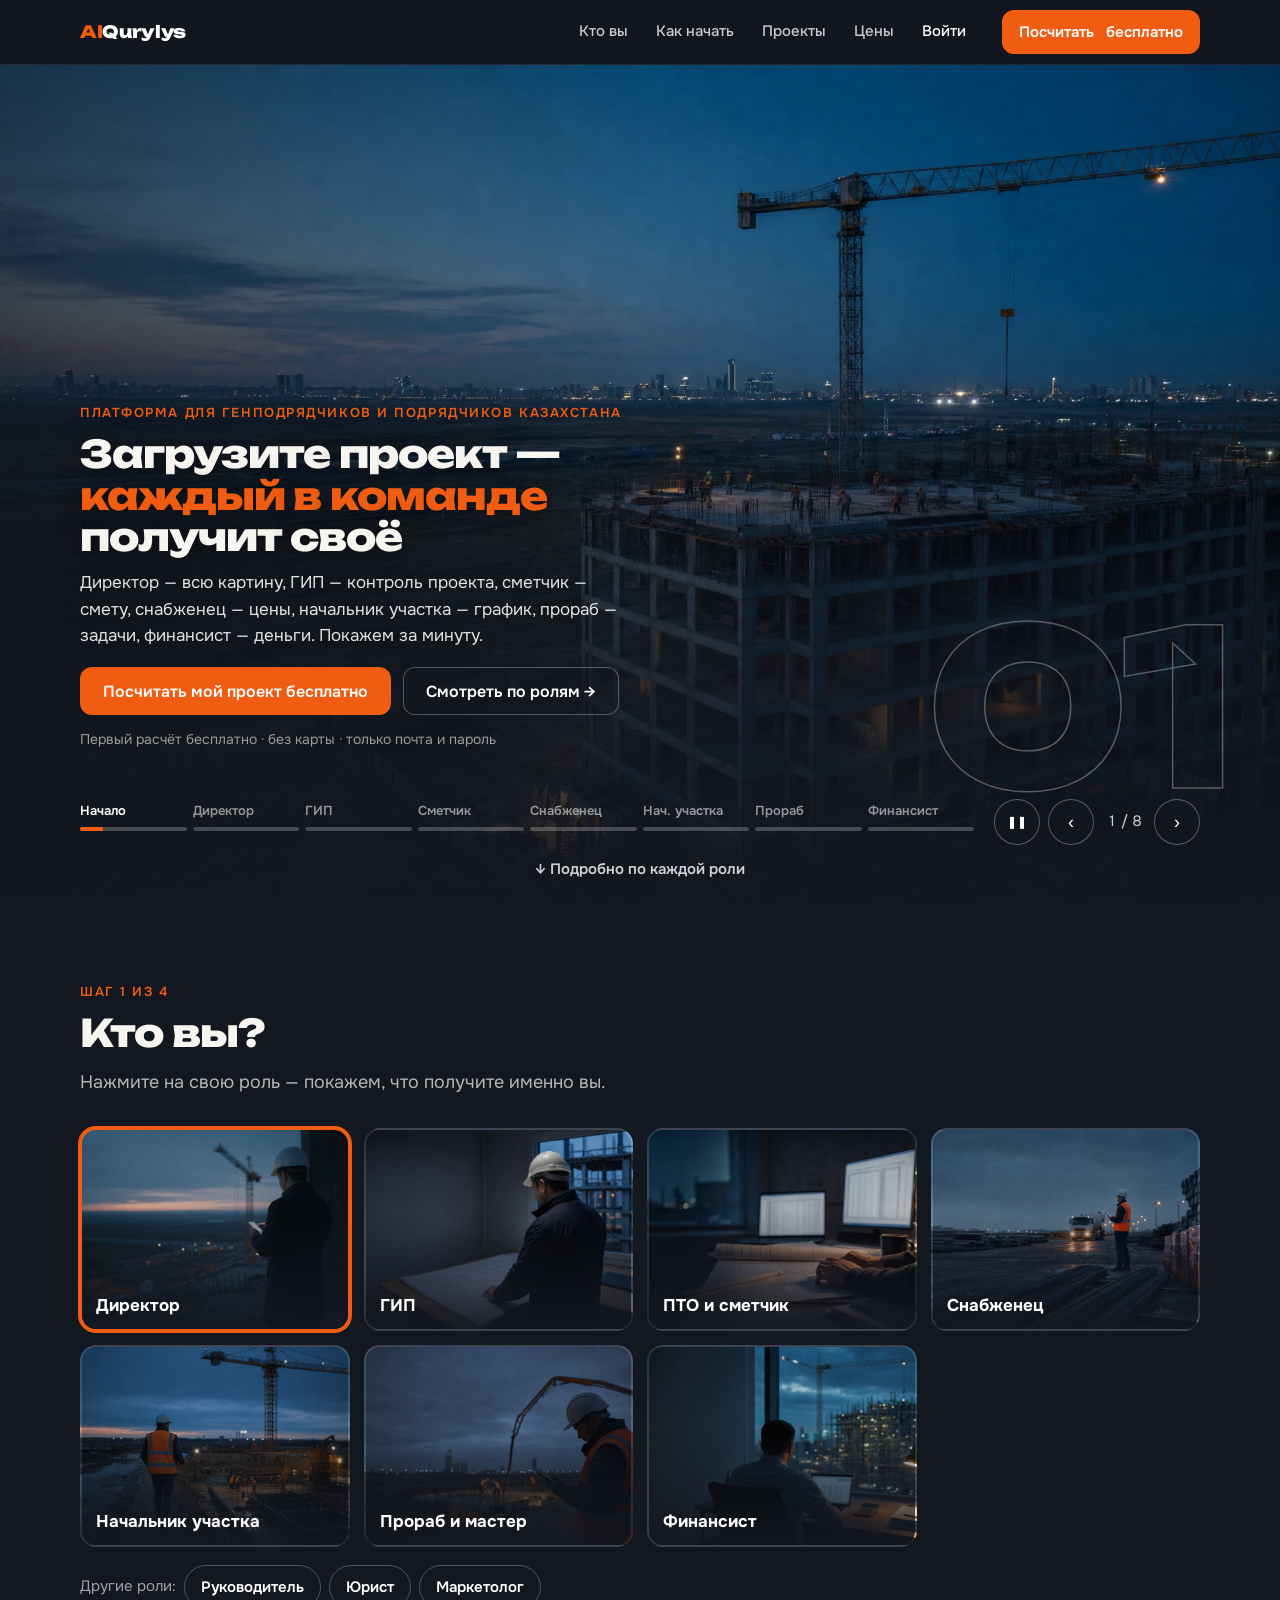
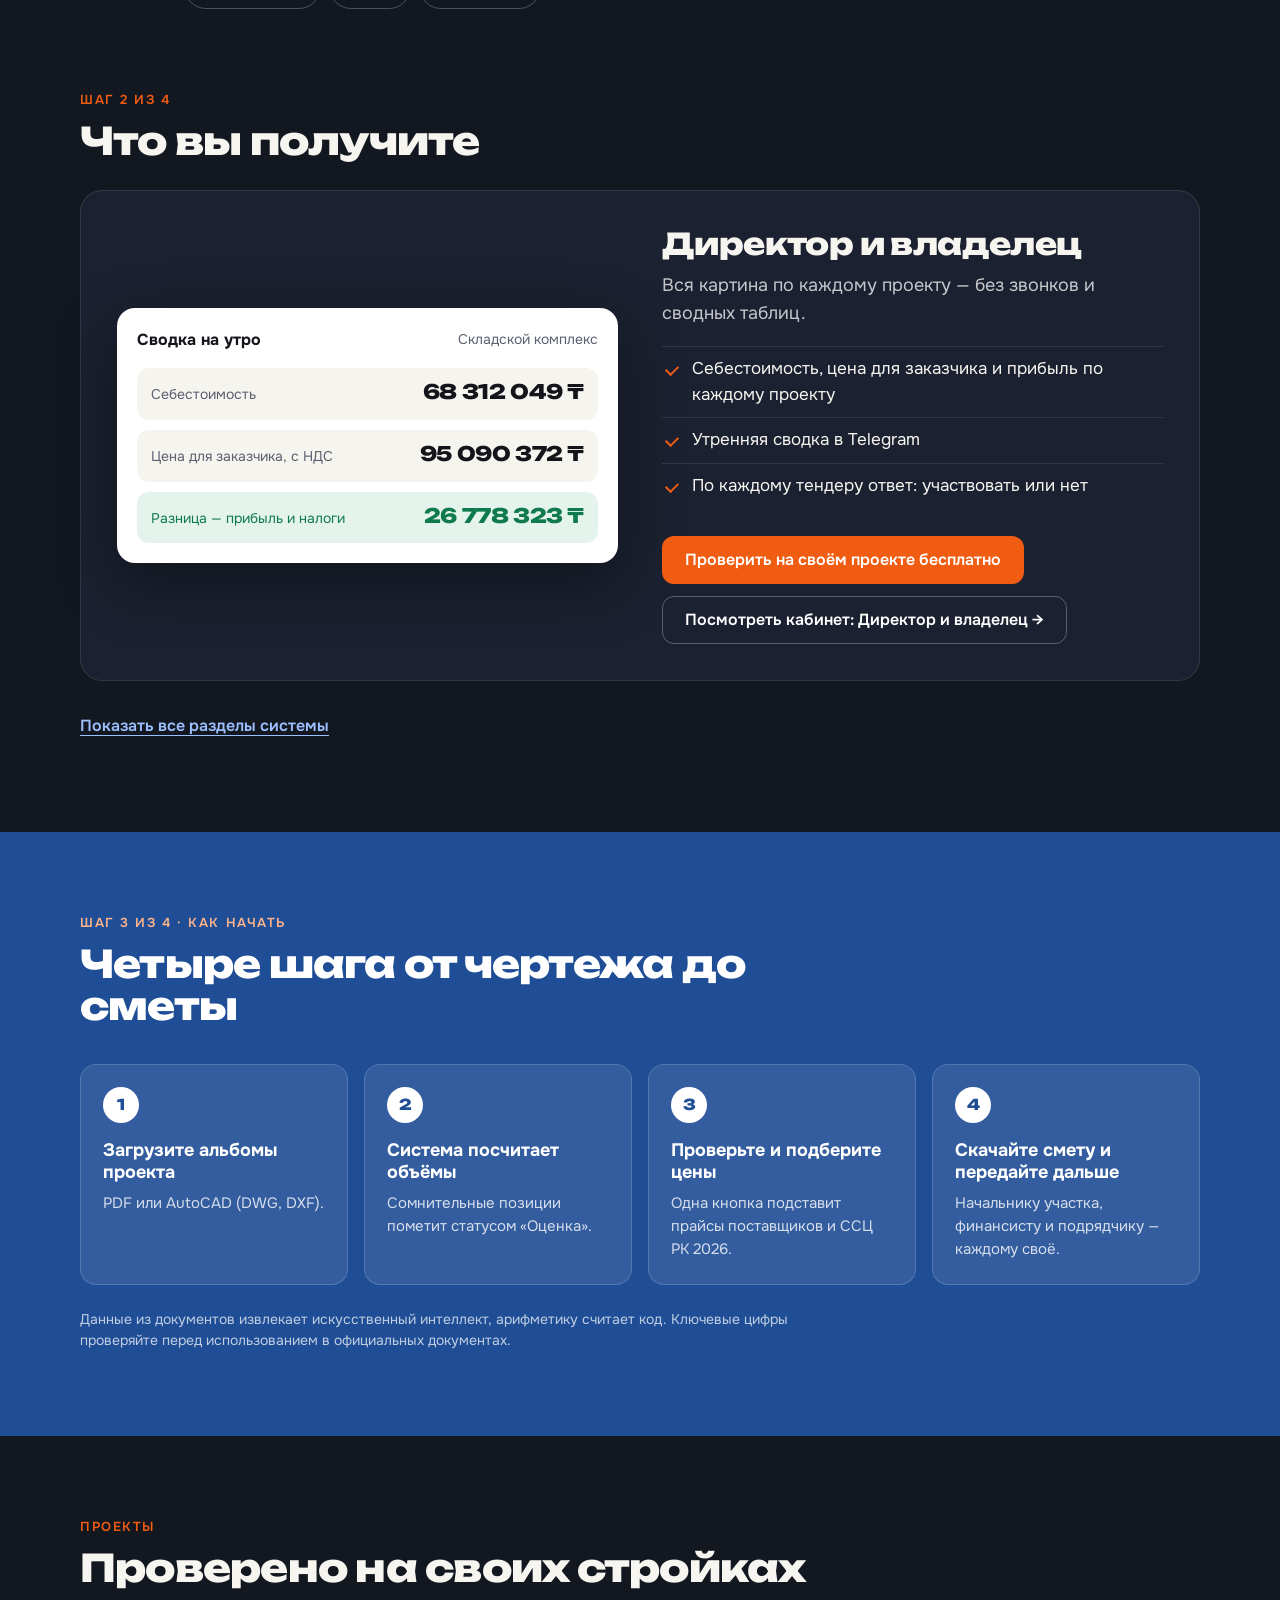
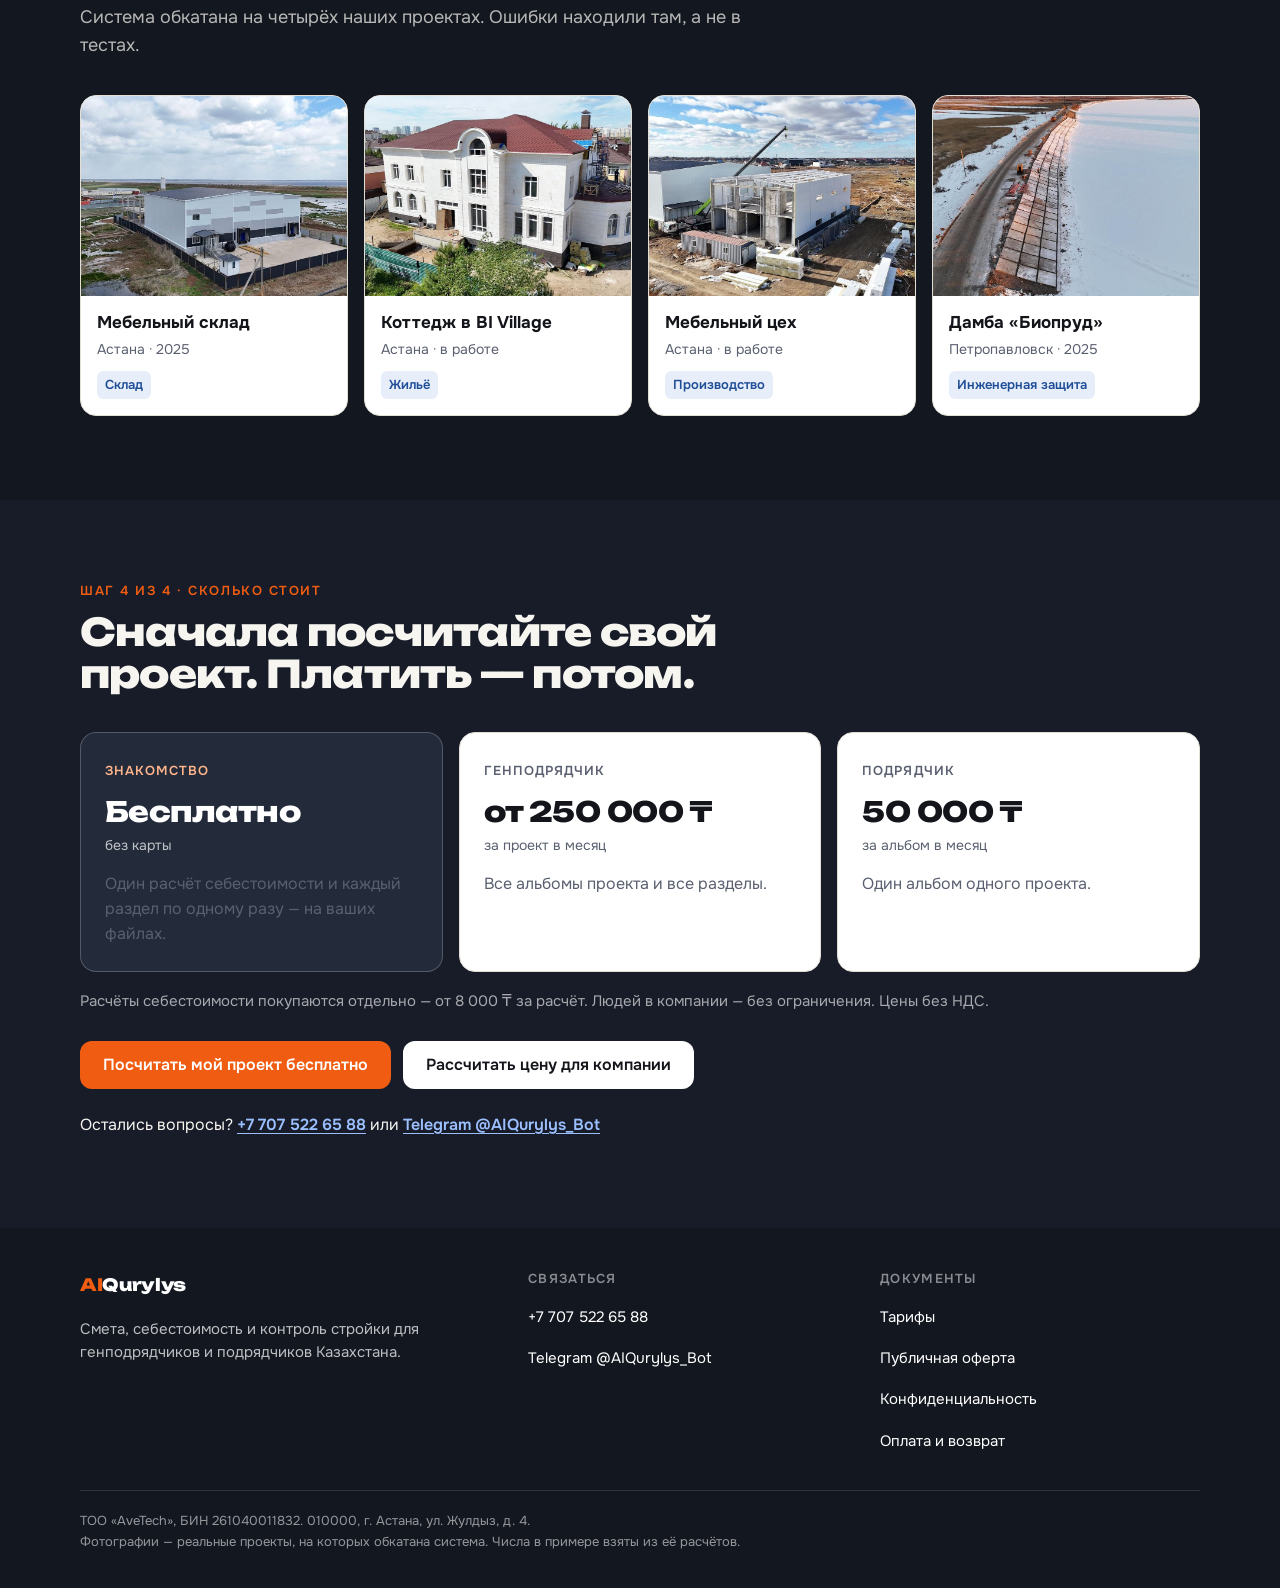
<file: index.html>
<!doctype html>
<html lang="ru">
<head>
<meta charset="utf-8">
<meta name="viewport" content="width=device-width, initial-scale=1">
<title>AIQurylys — смета и себестоимость по вашему проекту</title>
<meta name="description" content="Загрузите чертежи PDF или DWG — получите объёмы, смету и себестоимость в Excel. Для генподрядчиков и подрядчиков Казахстана. Первый расчёт бесплатно.">
<meta name="theme-color" content="#131720">
<meta property="og:type" content="website">
<meta property="og:title" content="AIQurylys — смета и себестоимость по вашему проекту">
<meta property="og:description" content="Загрузите чертежи — получите объёмы, смету и себестоимость в Excel. Первый расчёт бесплатно.">
<meta property="og:image" content="img/sklad.jpg">
<link rel="icon" href="img/icon.svg" type="image/svg+xml">
<link rel="preconnect" href="https://fonts.googleapis.com">
<link rel="preconnect" href="https://fonts.gstatic.com" crossorigin>
<link href="https://fonts.googleapis.com/css2?family=Onest:wght@400;500;600;700&family=Unbounded:wght@700;800&display=swap" rel="stylesheet">
<link rel="stylesheet" href="css/style.css?v=17">
</head>
<body>

<nav class="nav" id="nav">
  <div class="wrap nav__in">
    <a class="logo" href="#top"><b>AI</b>Qurylys</a>
    <div class="nav__links" id="menu">
      <a href="#roles">Кто вы</a>
      <a href="#how">Как начать</a>
      <a href="#projects">Проекты</a>
      <a href="#price">Цены</a>
      <a class="nav__login" href="proto-v02/app/?welcome=0">Войти</a>
    </div>
    <a class="btn btn--primary btn--sm nav__cta" href="proto-v02/app/?welcome=1">Посчитать<span>&nbsp;бесплатно</span></a>
    <button class="burger" id="burger" type="button" aria-label="Меню" aria-expanded="false" aria-controls="menu"><span></span></button>
  </div>
</nav>

<header class="scenes" id="top" aria-roledescription="презентация" aria-label="Что получает каждый в команде">
  <div class="scenes__stage">

    <article class="scene is-active" data-name="Начало" data-bg="intro">
      <div class="wrap scene__grid">
        <div class="scene__text">
          <p class="eyebrow a">Платформа для генподрядчиков и подрядчиков Казахстана</p>
          <h1 class="scene__title a" style="--d:.1">Загрузите проект — <em>каждый в команде</em> получит своё</h1>
          <p class="scene__lead a" style="--d:.25">Директор — всю картину, ГИП — контроль проекта, сметчик — смету, снабженец — цены, начальник участка — график, прораб — задачи, финансист — деньги. Покажем за минуту.</p>
          <div class="scene__btns a" style="--d:.4">
            <a class="btn btn--primary" href="proto-v02/app/?welcome=1">Посчитать мой проект бесплатно</a>
            <button class="btn btn--ghost" type="button" data-go="next">Смотреть по ролям →</button>
          </div>
          <p class="scene__fine a" style="--d:.5">Первый расчёт бесплатно · без карты · только почта и пароль</p>
        </div>
        <div class="mock mock--hub" aria-hidden="true">
          <div class="hub__file a" style="--d:.5"><span class="chip">КЖ.pdf</span><span class="chip">АР.pdf</span><span class="chip">План.dwg</span></div>
          <div class="hub__arrow a" style="--d:.9">↓</div>
          <div class="hub__grid">
            <div class="hub__role a" style="--d:1.2"><b>Директор</b><span>вся картина</span></div>
            <div class="hub__role a" style="--d:1.3"><b>ГИП</b><span>контроль проекта</span></div>
            <div class="hub__role a" style="--d:1.45"><b>Сметчик</b><span>смета в Excel</span></div>
            <div class="hub__role a" style="--d:1.7"><b>Снабженец</b><span>цены поставщиков</span></div>
            <div class="hub__role a" style="--d:1.95"><b>Начальник участка</b><span>график работ</span></div>
            <div class="hub__role a" style="--d:2.2"><b>Прораб</b><span>задачи в Telegram</span></div>
            <div class="hub__role a" style="--d:2.45"><b>Финансист</b><span>план и факт</span></div>
          </div>
        </div>
      </div>
    </article>

    <article class="scene" data-name="Директор" data-bg="director" aria-hidden="true">
      <div class="wrap scene__grid">
        <div class="scene__text">
          <p class="eyebrow a">1 из 7 · Директор и владелец</p>
          <h2 class="scene__title a" style="--d:.1">Директор видит деньги проекта каждое утро</h2>
          <p class="scene__lead a" style="--d:.25">Себестоимость, цена для заказчика и разница — по каждому проекту. Сводка приходит в Telegram. По каждому тендеру система отвечает, участвовать или нет.</p>
          <p class="scene__proof a" style="--d:.35">Себестоимость 68 312 049 ₸ · цена для заказчика 95 090 372 ₸</p>
          <div class="scene__btns a" style="--d:.4"><a class="btn btn--ghost btn--sm" href="#roles" data-role="director">Что получит директор</a></div>
        </div>
        <div class="mock" aria-hidden="true">
          <div class="mock__head a" style="--d:.4"><b>Сводка на утро</b><span>Складской комплекс</span></div>
          <div class="kpi a" style="--d:.8"><span>Себестоимость</span><b>68 312 049 ₸</b></div>
          <div class="kpi a" style="--d:1.3"><span>Цена для заказчика, с НДС</span><b>95 090 372 ₸</b></div>
          <div class="kpi kpi--ok a" style="--d:1.9"><span>Разница — прибыль и налоги</span><b>26 778 323 ₸</b></div>
        </div>
      </div>
    </article>

    <article class="scene" data-name="ГИП" data-bg="gip" aria-hidden="true">
      <div class="wrap scene__grid">
        <div class="scene__text">
          <p class="eyebrow a">2 из 7 · Главный инженер проекта</p>
          <h2 class="scene__title a" style="--d:.1">ГИП видит, где проект расходится с фактом</h2>
          <p class="scene__lead a" style="--d:.25">Объёмы посчитаны по каждому альбому, спорные места помечены статусом «Оценка». Акты подрядчиков сверяются с проектом.</p>
          <p class="scene__proof a" style="--d:.35">Сваи С1 — 462 шт, сходится · Кладка цоколя — «Оценка»</p>
          <div class="scene__btns a" style="--d:.4"><a class="btn btn--ghost btn--sm" href="#roles" data-role="gip">Что получит ГИП</a></div>
        </div>
        <div class="mock" aria-hidden="true">
          <div class="mock__head a" style="--d:.4"><b>Альбом КЖ</b><span>сверка с проектом</span></div>
          <div class="row a" style="--d:.8"><span>Сваи С1 · 462 шт</span><b><i class="chip chip--ok">сходится</i></b></div>
          <div class="row a" style="--d:1.3"><span>Ростверк Пр1 · 156,5 м³</span><b><i class="chip chip--ok">сходится</i></b></div>
          <div class="row a" style="--d:1.8"><span>Кладка цоколя · 109,2 м³</span><b><i class="chip chip--warn">Оценка</i></b></div>
          <div class="mock__foot a" style="--d:2.5">Спорные позиции собраны в один список — проверить нужно только их</div>
        </div>
      </div>
    </article>

    <article class="scene" data-name="Сметчик" data-bg="estimator" aria-hidden="true">
      <div class="wrap scene__grid">
        <div class="scene__text">
          <p class="eyebrow a">3 из 7 · ПТО и сметчик</p>
          <h2 class="scene__title a" style="--d:.1">Сметчик получает объёмы и смету прямо из чертежей</h2>
          <p class="scene__lead a" style="--d:.25">Система читает PDF и DWG, считает элементы и помечает сомнительное статусом «Оценка». Итог — в Excel с формулами.</p>
          <p class="scene__proof a" style="--d:.35">Итого по разделу КЖ: 68 312 049 ₸ — в Excel с формулами</p>
          <div class="scene__btns a" style="--d:.4"><a class="btn btn--ghost btn--sm" href="#roles" data-role="pto">Что получит сметчик</a></div>
        </div>
        <div class="mock" aria-hidden="true">
          <div class="mock__head a" style="--d:.4"><b>Локальная смета · КЖ</b><span class="chip chip--ok">Excel</span></div>
          <div class="row a" style="--d:.8"><span>Сваи С1</span><b>462 шт</b></div>
          <div class="row a" style="--d:1.2"><span>Ростверк Пр1</span><b>156,5 м³</b></div>
          <div class="row a" style="--d:1.6"><span>Арматура А500С</span><b>15,7 т</b></div>
          <div class="row a" style="--d:2"><span>Кладка цоколя <i class="chip chip--warn">Оценка</i></span><b>109,2 м³</b></div>
          <div class="total a" style="--d:2.6"><span>Итого по разделу</span><b>68 312 049 ₸</b></div>
        </div>
      </div>
    </article>

    <article class="scene" data-name="Снабженец" data-bg="supply" aria-hidden="true">
      <div class="wrap scene__grid">
        <div class="scene__text">
          <p class="eyebrow a">4 из 7 · Снабженец</p>
          <h2 class="scene__title a" style="--d:.1">Снабженец получает цены, не обзванивая поставщиков</h2>
          <p class="scene__lead a" style="--d:.25">Запросы поставщикам уходят сами, ответы сводятся в таблицу. Записать цену в базу решаете вы.</p>
          <p class="scene__proof a" style="--d:.35">Бетон С20/25 — 35 000 ₸/м³ · Арматура А500С — 385 000 ₸/т</p>
          <div class="scene__btns a" style="--d:.4"><a class="btn btn--ghost btn--sm" href="#roles" data-role="supply">Что получит снабженец</a></div>
        </div>
        <div class="mock" aria-hidden="true">
          <div class="mock__head a" style="--d:.4"><b>Запрос цен</b><span>отправлен поставщикам</span></div>
          <div class="row a" style="--d:.9"><span>Бетон С20/25</span><b>35 000 ₸/м³ <i class="tick">✓</i></b></div>
          <div class="row a" style="--d:1.5"><span>Арматура А500С</span><b>385 000 ₸/т <i class="tick">✓</i></b></div>
          <div class="row a" style="--d:2.1"><span>Кирпич М150</span><b>75 034 ₸/тыс. шт <i class="tick">✓</i></b></div>
          <div class="mock__foot a" style="--d:2.7">Цены получены · записать в базу?</div>
        </div>
      </div>
    </article>

    <article class="scene" data-name="Нач. участка" data-bg="site" aria-hidden="true">
      <div class="wrap scene__grid">
        <div class="scene__text">
          <p class="eyebrow a">5 из 7 · Начальник участка</p>
          <h2 class="scene__title a" style="--d:.1">Начальник участка видит план и факт в одной таблице</h2>
          <p class="scene__lead a" style="--d:.25">График работ составляется по объёмам проекта. Сданный объём сразу сравнивается с планом.</p>
          <p class="scene__proof a" style="--d:.35">Ростверк Пр1: сдано 40 из 156,5 м³</p>
          <div class="scene__btns a" style="--d:.4"><a class="btn btn--ghost btn--sm" href="#roles" data-role="site">Что получит начальник участка</a></div>
        </div>
        <div class="mock" aria-hidden="true">
          <div class="mock__head a" style="--d:.4"><b>График работ</b><span>план и факт</span></div>
          <div class="gantt a" style="--d:.8"><span>Погружение свай С1</span><div class="bar"><i style="--w:100%"></i></div><em>сдано</em></div>
          <div class="gantt a" style="--d:1.3"><span>Ростверк Пр1</span><div class="bar"><i style="--w:26%"></i></div><em>40 из 156,5 м³</em></div>
          <div class="gantt a" style="--d:1.8"><span>Кладка цоколя</span><div class="bar"><i style="--w:0%"></i></div><em>не начато</em></div>
        </div>
      </div>
    </article>

    <article class="scene" data-name="Прораб" data-bg="foreman" aria-hidden="true">
      <div class="wrap scene__grid">
        <div class="scene__text">
          <p class="eyebrow a">6 из 7 · Прораб и мастер</p>
          <h2 class="scene__title a" style="--d:.1">Прораб получает задачу в Telegram и сдаёт объём с телефона</h2>
          <p class="scene__lead a" style="--d:.25">Кнопка «Взял в работу», потом одно сообщение с объёмом. На сайт заходить не нужно.</p>
          <p class="scene__proof a" style="--d:.35">«готово 12 40 м3» — задача сдана одним сообщением</p>
          <div class="scene__btns a" style="--d:.4"><a class="btn btn--ghost btn--sm" href="#roles" data-role="foreman">Что получит прораб</a></div>
        </div>
        <div class="mock mock--chat" aria-hidden="true">
          <div class="chat__top a" style="--d:.4"><i>AQ</i>AIQurylys бот</div>
          <div class="msg a" style="--d:.8"><b>Задача № 12</b>Ростверк Пр1, бетонирование · 40 м³ · до 14.11<span class="msg__btn">Взял в работу</span></div>
          <div class="msg msg--me a" style="--d:1.8">готово 12 40 м3</div>
          <div class="msg a" style="--d:2.6">Задача № 12 сдана, сделано 40 м³. Начальник участка видит это у себя.</div>
        </div>
      </div>
    </article>

    <article class="scene" data-name="Финансист" data-bg="finance" aria-hidden="true">
      <div class="wrap scene__grid">
        <div class="scene__text">
          <p class="eyebrow a">7 из 7 · Финансист</p>
          <h2 class="scene__title a" style="--d:.1">Финансист видит, сколько пришло, потрачено и осталось</h2>
          <p class="scene__lead a" style="--d:.25">По вашей таблице доходов и расходов. Акт подрядчика сверяется с проектом — завышения видны сразу.</p>
          <p class="scene__proof a" style="--d:.35">План, факт и остаток денег — по каждому проекту</p>
          <div class="scene__btns a" style="--d:.4">
            <a class="btn btn--primary btn--sm" href="proto-v02/app/?welcome=1">Посчитать мой проект бесплатно</a>
            <a class="btn btn--ghost btn--sm" href="#roles" data-role="fin">Что получит финансист</a>
          </div>
        </div>
        <div class="mock" aria-hidden="true">
          <div class="mock__head a" style="--d:.4"><b>Деньги проекта</b><span>план, факт, остаток</span></div>
          <div class="gantt gantt--fin a" style="--d:.8"><span>Поступило от заказчика</span><div class="bar"><i style="--w:72%"></i></div></div>
          <div class="gantt gantt--fin a" style="--d:1.3"><span>Потрачено</span><div class="bar"><i class="o" style="--w:48%"></i></div></div>
          <div class="gantt gantt--fin a" style="--d:1.8"><span>Остаток</span><div class="bar"><i class="g" style="--w:24%"></i></div></div>
          <div class="mock__foot a" style="--d:2.5">Акт подрядчика сверен с проектом → список расхождений</div>
        </div>
      </div>
    </article>

  <div class="wrap scenes__ui">
    <div class="scenes__dots" id="dots" role="tablist" aria-label="Сцены презентации"></div>
    <div class="scenes__ctrl">
      <button type="button" id="sc-pause" aria-label="Пауза">❚❚</button>
      <button type="button" id="sc-prev" aria-label="Назад">‹</button>
      <span id="sc-count" aria-live="off">1 / 8</span>
      <button type="button" id="sc-next" aria-label="Вперёд">›</button>
    </div>
  </div>
  <a class="scenes__down" id="sc-down" href="#roles">↓ Подробно по каждой роли</a>
  </div>
</header>

<main>

<section class="sec sec--dark" id="roles">
  <div class="wrap">
    <p class="eyebrow">Шаг 1 из 4</p>
    <h2 class="h2">Кто вы?</h2>
    <p class="lead">Нажмите на свою роль — покажем, что получите именно вы.</p>

    <div class="who" role="tablist" aria-label="Роль в компании" id="rolebar">
      <button class="who__tile" role="tab" type="button" data-role="director" aria-selected="true" style="background-image:url(media/scenes/director.webp)"><span>Директор</span></button>
      <button class="who__tile" role="tab" type="button" data-role="gip" aria-selected="false" style="background-image:url(media/scenes/gip.webp)"><span>ГИП</span></button>
      <button class="who__tile" role="tab" type="button" data-role="pto" aria-selected="false" style="background-image:url(media/scenes/estimator.webp)"><span>ПТО и сметчик</span></button>
      <button class="who__tile" role="tab" type="button" data-role="supply" aria-selected="false" style="background-image:url(media/scenes/supply.webp)"><span>Снабженец</span></button>
      <button class="who__tile" role="tab" type="button" data-role="site" aria-selected="false" style="background-image:url(media/scenes/site.webp)"><span>Начальник участка</span></button>
      <button class="who__tile" role="tab" type="button" data-role="foreman" aria-selected="false" style="background-image:url(media/scenes/foreman.webp)"><span>Прораб и мастер</span></button>
      <button class="who__tile" role="tab" type="button" data-role="fin" aria-selected="false" style="background-image:url(media/scenes/finance.webp)"><span>Финансист</span></button>
    </div>
    <div class="who__more">
      <span>Другие роли:</span>
      <button class="who__chip" role="tab" type="button" data-role="manager" aria-selected="false">Руководитель</button>
      <button class="who__chip" role="tab" type="button" data-role="lawyer" aria-selected="false">Юрист</button>
      <button class="who__chip" role="tab" type="button" data-role="marketer" aria-selected="false">Маркетолог</button>
    </div>
  </div>
</section>

<section class="sec sec--dark sec--tight" id="result">
  <div class="wrap">
    <p class="eyebrow">Шаг 2 из 4</p>
    <h2 class="h2">Что вы получите</h2>

    <div class="rolepanel" id="role-panel" aria-live="polite">
      <div class="rolepanel__mock" id="role-mock" aria-hidden="true"></div>
      <div>
        <h3 id="role-title">Директор и владелец</h3>
        <p id="role-text"></p>
        <ul class="list" id="role-list"></ul>
        <div class="cta-row">
          <a class="btn btn--primary" href="proto-v02/app/?welcome=1">Проверить на своём проекте бесплатно</a>
          <button class="btn btn--ghost" type="button" id="show-example" hidden>Смотреть смету целиком</button>
          <a class="btn btn--ghost" id="show-cabinet" href="proto-v02/app/">Посмотреть кабинет →</a>
        </div>
      </div>
    </div>

    <p class="allrow"><button class="linkbtn" type="button" id="show-all" aria-expanded="false">Показать все разделы системы</button></p>
    <div id="all-wrap" hidden>
      <h3 class="h3" style="margin-top:8px">От тендера до сдачи проекта</h3>
      <div class="cards" id="role-cards">
      <article class="card" data-roles="manager gip pto supply marketer">
        <h3>Себестоимость</h3>
        <p>Считает объёмы по чертежам, подставляет цены и собирает ведомость материалов.</p>
        <div class="io"><div><span>Вы даёте</span><b>альбомы проекта (PDF, DWG)</b></div><div><span>Получаете</span><b>смету в Excel, Word и PDF</b></div></div>
      </article>
      <article class="card" data-roles="gip pto director">
        <h3>Проверка сметы</h3>
        <p>Находит в готовой смете ошибки арифметики, двойной счёт и пропущенные работы.</p>
        <div class="io"><div><span>Вы даёте</span><b>готовую смету</b></div><div><span>Получаете</span><b>список ошибок и исправлений</b></div></div>
      </article>
      <article class="card" data-roles="director marketer">
        <h3>Тендеры</h3>
        <p>Одна лента госзакупок и площадок застройщиков. Отбирает подходящие тендеры, сверяет требования и считает прибыль.</p>
        <div class="io"><div><span>Вы даёте</span><b>документы компании и запрос: работы, город, сумма</b></div><div><span>Получаете</span><b>подходящие тендеры и ответ, участвовать ли</b></div></div>
      </article>
      <article class="card" data-roles="director marketer">
        <h3>Маркетолог</h3>
        <p>Собирает посты, кейсы проектов и коммерческие предложения из данных самой компании.</p>
        <div class="io"><div><span>Вы даёте</span><b>проекты и фото компании</b></div><div><span>Получаете</span><b>посты, кейсы и КП</b></div></div>
      </article>
      <article class="card" data-roles="director manager fin">
        <h3>Финансист</h3>
        <p>Показывает, сколько пришло от заказчика, сколько потрачено и сколько осталось. Считает налоги Казахстана по ставкам 2026 года.</p>
        <div class="io"><div><span>Вы даёте</span><b>таблицу доходов и расходов</b></div><div><span>Получаете</span><b>план, факт и остаток денег</b></div></div>
      </article>
      <article class="card" data-roles="director lawyer">
        <h3>Юрист</h3>
        <p>Проверяет присланные договоры, показывает рискованные пункты и предлагает правки. Составляет претензии.</p>
        <div class="io"><div><span>Вы даёте</span><b>договор</b></div><div><span>Получаете</span><b>риски, правки, претензии</b></div></div>
      </article>
      <article class="card" data-roles="supply">
        <h3>Снабженец</h3>
        <p>Сам пишет поставщикам и сводит их ответы в таблицу.</p>
        <div class="io"><div><span>Вы даёте</span><b>список материалов</b></div><div><span>Получаете</span><b>цены от поставщиков</b></div></div>
      </article>
      <article class="card" data-roles="manager gip pto site fin">
        <h3>Проверка объёмов</h3>
        <p>Сверяет акт подрядчика с проектом и показывает, где объём завышен.</p>
        <div class="io"><div><span>Вы даёте</span><b>акт подрядчика</b></div><div><span>Получаете</span><b>список расхождений</b></div></div>
      </article>
      <article class="card" data-roles="gip pto foreman lawyer">
        <h3>Документооборот</h3>
        <p>Заполняет АОСР, акты 2В, дефектные акты и наряд-задания по формам РК. Реквизиты подставляются сами.</p>
        <div class="io"><div><span>Вы даёте</span><b>проект и что сделано</b></div><div><span>Получаете</span><b>готовые акты в Word и Excel</b></div></div>
      </article>
      <article class="card" data-roles="manager gip site">
        <h3>Начальник участка</h3>
        <p>Составляет график работ и следит за его выполнением.</p>
        <div class="io"><div><span>Вы даёте</span><b>проект и срок строительства</b></div><div><span>Получаете</span><b>план и факт по графику</b></div></div>
      </article>
      <article class="card" data-roles="foreman site">
        <h3>Прораб и мастер</h3>
        <p>Получает задачи в Telegram и сдаёт выполненный объём. Вход в бот — по коду от руководителя.</p>
        <div class="io"><div><span>Вы даёте</span><b>объём за день</b></div><div><span>Получаете</span><b>задачи от начальника участка</b></div></div>
      </article>
      <article class="card" data-roles="site">
        <h3>Техника</h3>
        <p>Считает моточасы и напоминает о техобслуживании.</p>
        <div class="io"><div><span>Вы даёте</span><b>список машин и часы работы</b></div><div><span>Получаете</span><b>даты техобслуживания</b></div></div>
      </article>
      <article class="card" data-roles="pto">
        <h3>Архитектор</h3>
        <p>По описанию дома рисует план, разрез и фасад и считает примерную стоимость.</p>
        <div class="io"><div><span>Вы даёте</span><b>«дом 10×12 м, 2 этажа»</b></div><div><span>Получаете</span><b>чертежи и стоимость</b></div></div>
      </article>
    </div>
    </div>

    <template id="mock-lawyer">
      <div class="mock">
        <div class="mock__head"><b>Договор подряда</b><span>проверка</span></div>
        <div class="row"><span>Присланный договор</span><b><i class="chip chip--ok">прочитан</i></b></div>
        <div class="row"><span>Рискованные пункты</span><b><i class="chip chip--warn">отмечены</i></b></div>
        <div class="row"><span>Правки</span><b><i class="chip chip--ok">предложены</i></b></div>
        <div class="mock__foot">Претензионное письмо — готовым документом в Word</div>
      </div>
    </template>
    <template id="mock-tender">
      <div class="mock">
        <div class="mock__head"><b>Закупка · анализ</b><span>расчёт до подачи</span></div>
        <div class="row"><span>Требования к участнику</span><b><i class="chip chip--ok">сверены</i></b></div>
        <div class="row"><span>Себестоимость по документам</span><b><i class="chip chip--ok">посчитана</i></b></div>
        <div class="row"><span>Позиции без цены</span><b><i class="chip chip--warn">перечислены</i></b></div>
        <div class="row"><span>Конкуренция и цена участия</span><b><i class="chip chip--ok">есть</i></b></div>
        <div class="mock__foot">Ответ: «Участвовать» или «Не участвовать» — с обоснованием</div>
      </div>
    </template>
  </div>
</section>

<section class="sec sec--dark" id="example" hidden>
  <div class="wrap">
    <p class="eyebrow">Пример</p>
    <h2 class="h2">Вот что вы получите</h2>
    <p class="lead">Смета по разделу КЖ складского комплекса. Работа — строка, материал — под ней. Итог считают формулы Excel, поэтому любую цифру можно проверить.</p>

    <div class="ex">
      <div class="sheet">
        <div class="sheet__head"><b>Локальная смета · КЖ · Фундаменты</b><span>Складской комплекс</span></div>
        <table>
          <thead><tr><th>Работы и материалы</th><th class="r">Кол-во</th><th class="r hide-m">Цена</th><th class="r">Стоимость, ₸</th></tr></thead>
          <tbody>
            <tr class="work"><td>Погружение свай С90.30-8 (С1)</td><td class="r">4 158 м</td><td class="r hide-m">3 467</td><td class="r">14 415 786</td></tr>
            <tr class="mat"><td>Свая забивная С90.30-8</td><td class="r">462 шт</td><td class="r hide-m">63 630</td><td class="r">29 397 060</td></tr>
            <tr class="work"><td>Устройство ростверка Пр1</td><td class="r">156,5 м³</td><td class="r hide-m">48 300</td><td class="r">7 558 950</td></tr>
            <tr class="mat"><td>Бетон С20/25</td><td class="r">156,5 м³</td><td class="r hide-m">35 000</td><td class="r">5 477 500</td></tr>
            <tr class="mat"><td>Арматура А500С</td><td class="r">15,7 т</td><td class="r hide-m">385 000</td><td class="r">6 044 500</td></tr>
            <tr class="mat"><td>Проволока вязальная</td><td class="r">188 кг</td><td class="r hide-m">471</td><td class="r">88 548</td></tr>
            <tr class="work"><td>Кладка цоколя из кирпича, 380 мм</td><td class="r">109,2 м³</td><td class="r hide-m">12 400</td><td class="r">1 354 080</td></tr>
            <tr class="mat"><td>Кирпич керамический М150</td><td class="r">43 тыс. шт</td><td class="r hide-m">75 034</td><td class="r">3 226 462</td></tr>
            <tr class="mat"><td>Раствор кладочный М100</td><td class="r">26,2 м³</td><td class="r hide-m">28 594</td><td class="r">749 163</td></tr>
          </tbody>
        </table>
        <div class="sheet__total"><span>Итого по разделу</span><b>68 312 049 ₸</b></div>
      </div>

      <div class="sums">
        <div class="sum">
          <small>Себестоимость для вас</small>
          <b>68 312 049 ₸</b>
          <p>Работы и материалы без наценки.</p>
        </div>
        <div class="sum sum--dark">
          <small>Цена для заказчика, с НДС 16 %</small>
          <b>95 090 372 ₸</b>
          <p>С прибылью компании и налогами.</p>
        </div>
        <div class="sum sum--ok"><span>Разница — прибыль и налоги</span><b>26 778 323 ₸</b></div>
      </div>
    </div>

    <p class="note" style="margin-top:26px;font-size:16px;color:var(--text);font-weight:600">Вместе со сметой вы получаете:</p>
    <div class="files" style="margin-top:12px">
      <span class="file"><i>XLSX</i>Смета со сводом</span>
      <span class="file"><i>XLSX</i>Ведомость материалов</span>
      <span class="file"><i class="w">WORD</i>Пояснительная записка</span>
      <span class="file"><i class="w">WORD</i>Коммерческое предложение</span>
      <span class="file"><i class="w">WORD</i>Дефектный акт</span>
      <span class="file"><i class="p">PDF</i>Смета для печати</span>
    </div>
  </div>
</section>

<section class="sec sec--blue" id="how">
  <div class="wrap">
    <p class="eyebrow">Шаг 3 из 4 · Как начать</p>
    <h2 class="h2">Четыре шага от чертежа до сметы</h2>
    <ol class="steps">
      <li class="step"><h3>Загрузите альбомы проекта</h3><p>PDF или AutoCAD (DWG, DXF).</p></li>
      <li class="step"><h3>Система посчитает объёмы</h3><p>Сомнительные позиции пометит статусом «Оценка».</p></li>
      <li class="step"><h3>Проверьте и подберите цены</h3><p>Одна кнопка подставит прайсы поставщиков и ССЦ РК 2026.</p></li>
      <li class="step"><h3>Скачайте смету и передайте дальше</h3><p>Начальнику участка, финансисту и подрядчику — каждому своё.</p></li>
    </ol>
    <p class="steps__note">Данные из документов извлекает искусственный интеллект, арифметику считает код. Ключевые цифры проверяйте перед использованием в официальных документах.</p>
  </div>
</section>

<section class="sec sec--dark" id="projects">
  <div class="wrap">
    <p class="eyebrow">Проекты</p>
    <h2 class="h2">Проверено на своих стройках</h2>
    <p class="lead">Система обкатана на четырёх наших проектах. Ошибки находили там, а не в тестах.</p>
    <div class="projects">
      <figure class="proj"><img src="img/sklad.jpg" alt="Мебельный склад в Астане" loading="lazy" width="1200" height="900"><figcaption><b>Мебельный склад</b><span>Астана · 2025</span><br><em>Склад</em></figcaption></figure>
      <figure class="proj"><img src="img/cottage.jpg" alt="Коттедж в BI Village, Астана" loading="lazy" width="1200" height="900"><figcaption><b>Коттедж в BI Village</b><span>Астана · в работе</span><br><em>Жильё</em></figcaption></figure>
      <figure class="proj"><img src="img/ceh.jpg" alt="Мебельный цех в Астане" loading="lazy" width="1200" height="900"><figcaption><b>Мебельный цех</b><span>Астана · в работе</span><br><em>Производство</em></figcaption></figure>
      <figure class="proj"><img src="img/damba.jpg" alt="Дамба «Биопруд» в Петропавловске" loading="lazy" width="1200" height="900"><figcaption><b>Дамба «Биопруд»</b><span>Петропавловск · 2025</span><br><em>Инженерная защита</em></figcaption></figure>
    </div>
  </div>
</section>

<section class="sec sec--dark sec--dark2" id="price">
  <div class="wrap">
    <p class="eyebrow">Шаг 4 из 4 · Сколько стоит</p>
    <h2 class="h2">Сначала посчитайте свой проект. Платить — потом.</h2>
    <div class="plans">
      <div class="plan plan--free">
        <small>Знакомство</small>
        <b>Бесплатно</b>
        <i>без карты</i>
        <p>Один расчёт себестоимости и каждый раздел по одному разу — на ваших файлах.</p>
      </div>
      <div class="plan">
        <small>Генподрядчик</small>
        <b>от 250 000 ₸</b>
        <i>за проект в месяц</i>
        <p>Все альбомы проекта и все разделы.</p>
      </div>
      <div class="plan">
        <small>Подрядчик</small>
        <b>50 000 ₸</b>
        <i>за альбом в месяц</i>
        <p>Один альбом одного проекта.</p>
      </div>
    </div>
    <p class="note" style="margin-top:18px;font-size:15px">Расчёты себестоимости покупаются отдельно — от 8 000 ₸ за расчёт. Людей в компании — без ограничения. Цены без НДС.</p>
    <div class="cta-row">
      <a class="btn btn--primary" href="proto-v02/app/?welcome=1">Посчитать мой проект бесплатно</a>
      <a class="btn btn--line" href="pricing.html#calc">Рассчитать цену для компании</a>
    </div>
    <p class="contact-line">Остались вопросы? <a href="tel:+77075226588">+7 707 522 65 88</a> или <a href="https://t.me/AIQurylys_Bot" target="_blank" rel="noopener">Telegram @AIQurylys_Bot</a></p>
  </div>
</section>

</main>

<nav class="steps-nav" id="steps-nav" aria-label="Шаги страницы">
  <a href="#roles"><span>Кто вы</span></a>
  <a href="#result"><span>Что получите</span></a>
  <a href="#how"><span>Как начать</span></a>
  <a href="#price"><span>Сколько стоит</span></a>
</nav>
<a class="sticky-cta" id="sticky-cta" href="proto-v02/app/?welcome=1">Посчитать мой проект бесплатно</a>

<footer class="foot">
  <div class="wrap">
    <div class="foot__grid">
      <div>
        <a class="logo" href="#top"><b>AI</b>Qurylys</a>
        <p style="margin-top:10px;max-width:340px">Смета, себестоимость и контроль стройки для генподрядчиков и подрядчиков Казахстана.</p>
      </div>
      <div>
        <h4>Связаться</h4>
        <ul>
          <li><a href="tel:+77075226588">+7 707 522 65 88</a></li>
          <li><a href="https://t.me/AIQurylys_Bot" target="_blank" rel="noopener">Telegram @AIQurylys_Bot</a></li>
        </ul>
      </div>
      <div>
        <h4>Документы</h4>
        <ul>
          <li><a href="pricing.html">Тарифы</a></li>
          <li><a href="https://ai-qurylys.kz/offer">Публичная оферта</a></li>
          <li><a href="https://ai-qurylys.kz/privacy">Конфиденциальность</a></li>
          <li><a href="https://ai-qurylys.kz/payment">Оплата и возврат</a></li>
        </ul>
      </div>
    </div>
    <p class="foot__legal">ТОО «AveTech», БИН 261040011832. 010000, г. Астана, ул. Жулдыз, д. 4.<br>Фотографии — реальные проекты, на которых обкатана система. Числа в примере взяты из её расчётов.</p>
  </div>
</footer>

<script src="js/main.js?v=21"></script>
</body>
</html>
</file>
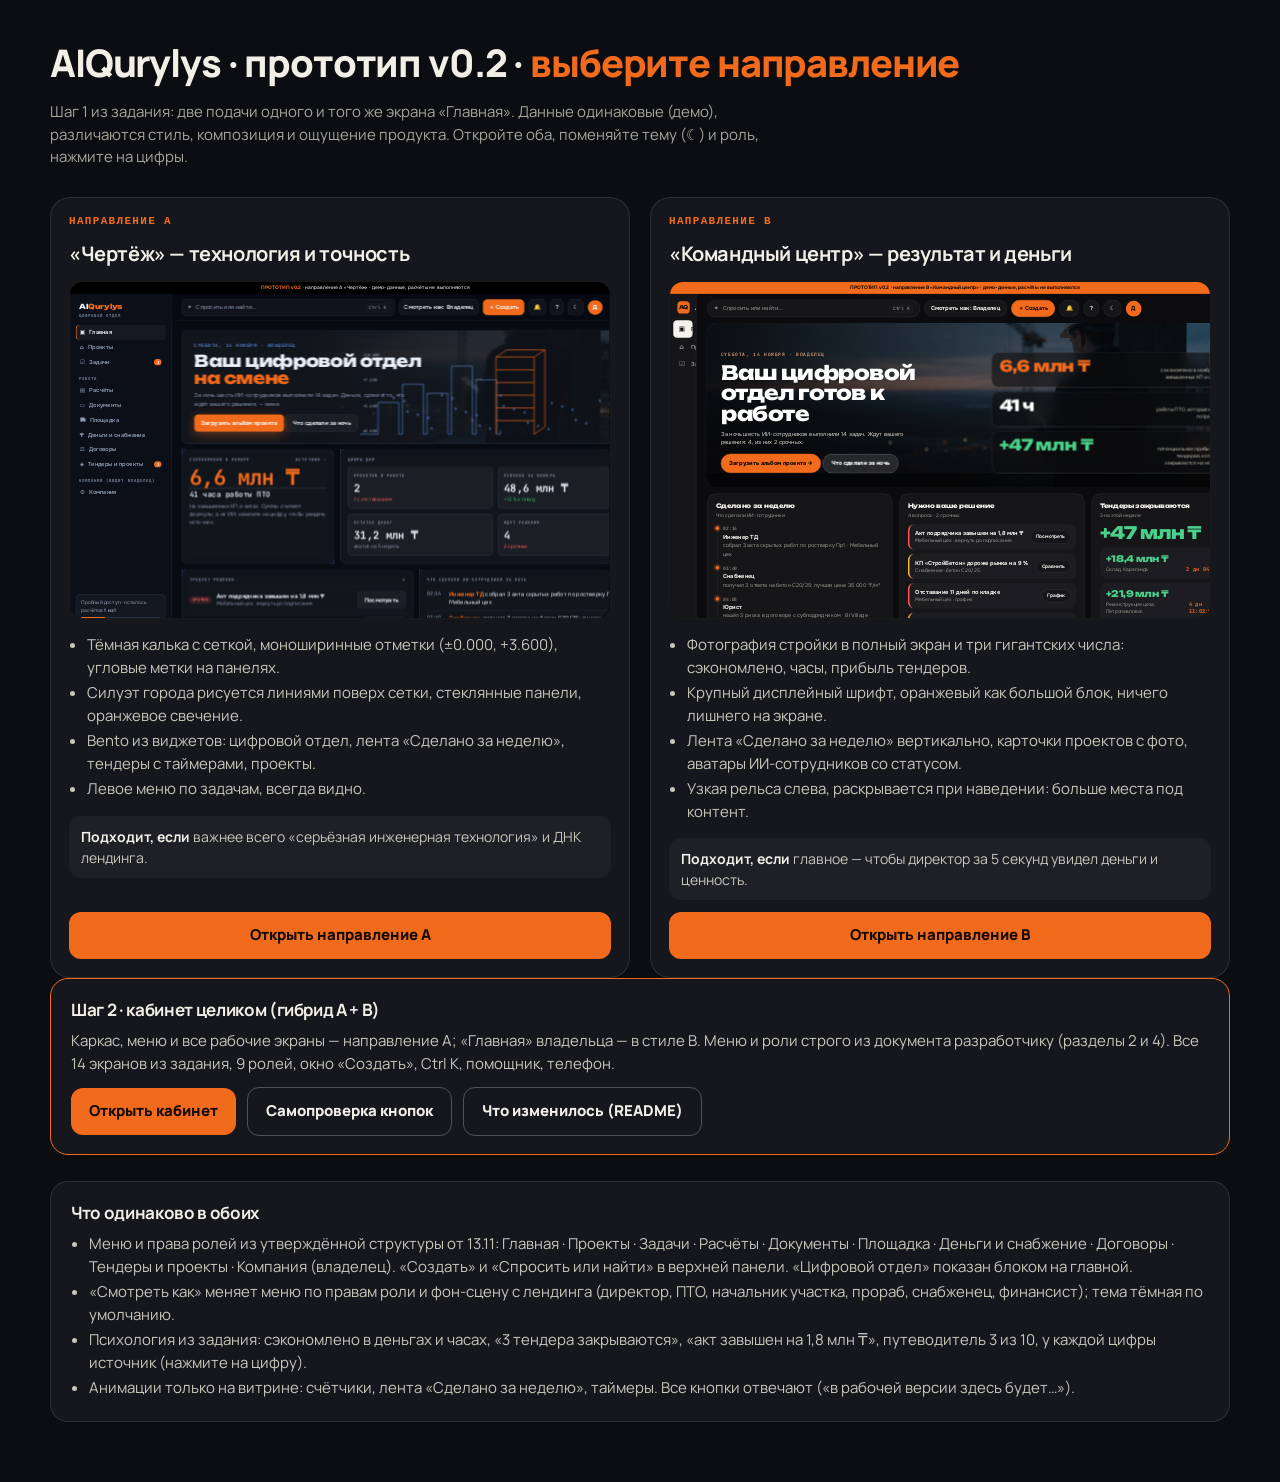
<file: proto-v02/index.html>
<!doctype html>
<html lang="ru">
<head>
<meta charset="utf-8">
<meta name="robots" content="noindex, nofollow">
<meta name="viewport" content="width=device-width, initial-scale=1">
<title>AIQurylys · прототип v0.2 · два направления стиля</title>
<link href="https://fonts.googleapis.com/css2?family=Manrope:wght@400;600;800&display=swap" rel="stylesheet">
<style>
  * { box-sizing:border-box; margin:0; padding:0; }
  body { font:15px/1.5 Manrope, system-ui, sans-serif; background:#0C0D11; color:#F2EFE9; padding:34px 22px 60px; }
  .w { max-width:1180px; margin:0 auto; }
  h1 { font-size:clamp(26px,3.4vw,38px); letter-spacing:-.03em; font-weight:800; }
  h1 em { font-style:normal; color:#F26B1D; }
  .lead { color:#A8A59C; max-width:760px; margin:10px 0 28px; }
  .grid { display:grid; grid-template-columns:1fr 1fr; gap:20px; }
  .card { background:#16171C; border:1px solid rgba(255,255,255,.1); border-radius:20px; padding:18px; display:flex; flex-direction:column; gap:12px; }
  .shot { position:relative; border-radius:14px; overflow:hidden; border:1px solid rgba(255,255,255,.1); aspect-ratio:16/10; background:#000; }
  .shot iframe { position:absolute; left:0; top:0; width:1440px; height:900px; border:0; transform-origin:0 0; pointer-events:none; }
  .shot a { position:absolute; inset:0; }
  h2 { font-size:20px; letter-spacing:-.02em; }
  .tag { font:700 11px/1 ui-monospace, Consolas, monospace; letter-spacing:.12em; text-transform:uppercase; color:#F26B1D; }
  ul { padding-left:18px; color:#C9C6BC; } li { margin:3px 0; }
  .for { background:#1E2026; border-radius:12px; padding:10px 12px; color:#C9C6BC; font-size:14px; }
  .for b { color:#F2EFE9; }
  .btn { display:inline-flex; justify-content:center; padding:12px 18px; border-radius:12px; background:#F26B1D; color:#140A03; font-weight:800; text-decoration:none; margin-top:auto; }
  .btn.o { background:transparent; color:#F2EFE9; border:1px solid rgba(255,255,255,.25); }
  .same { margin-top:26px; background:#16171C; border:1px solid rgba(255,255,255,.1); border-radius:18px; padding:18px 20px; }
  .same h2 { font-size:17px; margin-bottom:8px; } .same li { color:#C9C6BC; }
  @media (max-width:900px) { .grid { grid-template-columns:1fr; } }
</style>
</head>
<body>
<div class="w">
  <h1>AIQurylys · прототип v0.2 · <em>выберите направление</em></h1>
  <p class="lead">Шаг 1 из задания: две подачи одного и того же экрана «Главная». Данные одинаковые (демо), различаются стиль, композиция и ощущение продукта. Откройте оба, поменяйте тему (☾) и роль, нажмите на цифры.</p>

  <div class="grid">
    <div class="card">
      <span class="tag">Направление A</span>
      <h2>«Чертёж» — технология и точность</h2>
      <div class="shot"><iframe src="a.html" title="Направление A" loading="lazy" style="transform:scale(.41)"></iframe><a href="a.html" aria-label="Открыть направление A"></a></div>
      <ul>
        <li>Тёмная калька с сеткой, моноширинные отметки (±0.000, +3.600), угловые метки на панелях.</li>
        <li>Силуэт города рисуется линиями поверх сетки, стеклянные панели, оранжевое свечение.</li>
        <li>Bento из виджетов: цифровой отдел, лента «Сделано за неделю», тендеры с таймерами, проекты.</li>
        <li>Левое меню по задачам, всегда видно.</li>
      </ul>
      <div class="for"><b>Подходит, если</b> важнее всего «серьёзная инженерная технология» и ДНК лендинга.</div>
      <a class="btn" href="a.html">Открыть направление A</a>
    </div>
    <div class="card">
      <span class="tag">Направление B</span>
      <h2>«Командный центр» — результат и деньги</h2>
      <div class="shot"><iframe src="b.html" title="Направление B" loading="lazy" style="transform:scale(.41)"></iframe><a href="b.html" aria-label="Открыть направление B"></a></div>
      <ul>
        <li>Фотография стройки в полный экран и три гигантских числа: сэкономлено, часы, прибыль тендеров.</li>
        <li>Крупный дисплейный шрифт, оранжевый как большой блок, ничего лишнего на экране.</li>
        <li>Лента «Сделано за неделю» вертикально, карточки проектов с фото, аватары ИИ-сотрудников со статусом.</li>
        <li>Узкая рельса слева, раскрывается при наведении: больше места под контент.</li>
      </ul>
      <div class="for"><b>Подходит, если</b> главное — чтобы директор за 5 секунд увидел деньги и ценность.</div>
      <a class="btn" href="b.html">Открыть направление B</a>
    </div>
  </div>

  <div class="same" style="border-color:#F26B1D;margin-top:0;margin-bottom:20px">
    <h2>Шаг 2 · кабинет целиком (гибрид A + B)</h2>
    <p style="color:#C9C6BC;margin-bottom:12px">Каркас, меню и все рабочие экраны — направление A; «Главная» владельца — в стиле B. Меню и роли строго из документа разработчику (разделы 2 и 4). Все 14 экранов из задания, 9 ролей, окно «Создать», Ctrl K, помощник, телефон.</p>
    <a class="btn" href="app/">Открыть кабинет</a>
    <a class="btn o" href="app/?selfcheck=1" style="margin-left:8px">Самопроверка кнопок</a>
    <a class="btn o" href="app/README.md" style="margin-left:8px">Что изменилось (README)</a>
  </div>

  <div class="same">
    <h2>Что одинаково в обоих</h2>
    <ul>
      <li>Меню и права ролей из утверждённой структуры от 13.11: Главная · Проекты · Задачи · Расчёты · Документы · Площадка · Деньги и снабжение · Договоры · Тендеры и проекты · Компания (владелец). «Создать» и «Спросить или найти» в верхней панели. «Цифровой отдел» показан блоком на главной.</li>
      <li>«Смотреть как» меняет меню по правам роли и фон-сцену с лендинга (директор, ПТО, начальник участка, прораб, снабженец, финансист); тема тёмная по умолчанию.</li>
      <li>Психология из задания: сэкономлено в деньгах и часах, «3 тендера закрываются», «акт завышен на 1,8 млн ₸», путеводитель 3 из 10, у каждой цифры источник (нажмите на цифру).</li>
      <li>Анимации только на витрине: счётчики, лента «Сделано за неделю», таймеры. Все кнопки отвечают («в рабочей версии здесь будет…»).</li>
    </ul>
  </div>
</div>
</body>
</html>
</file>
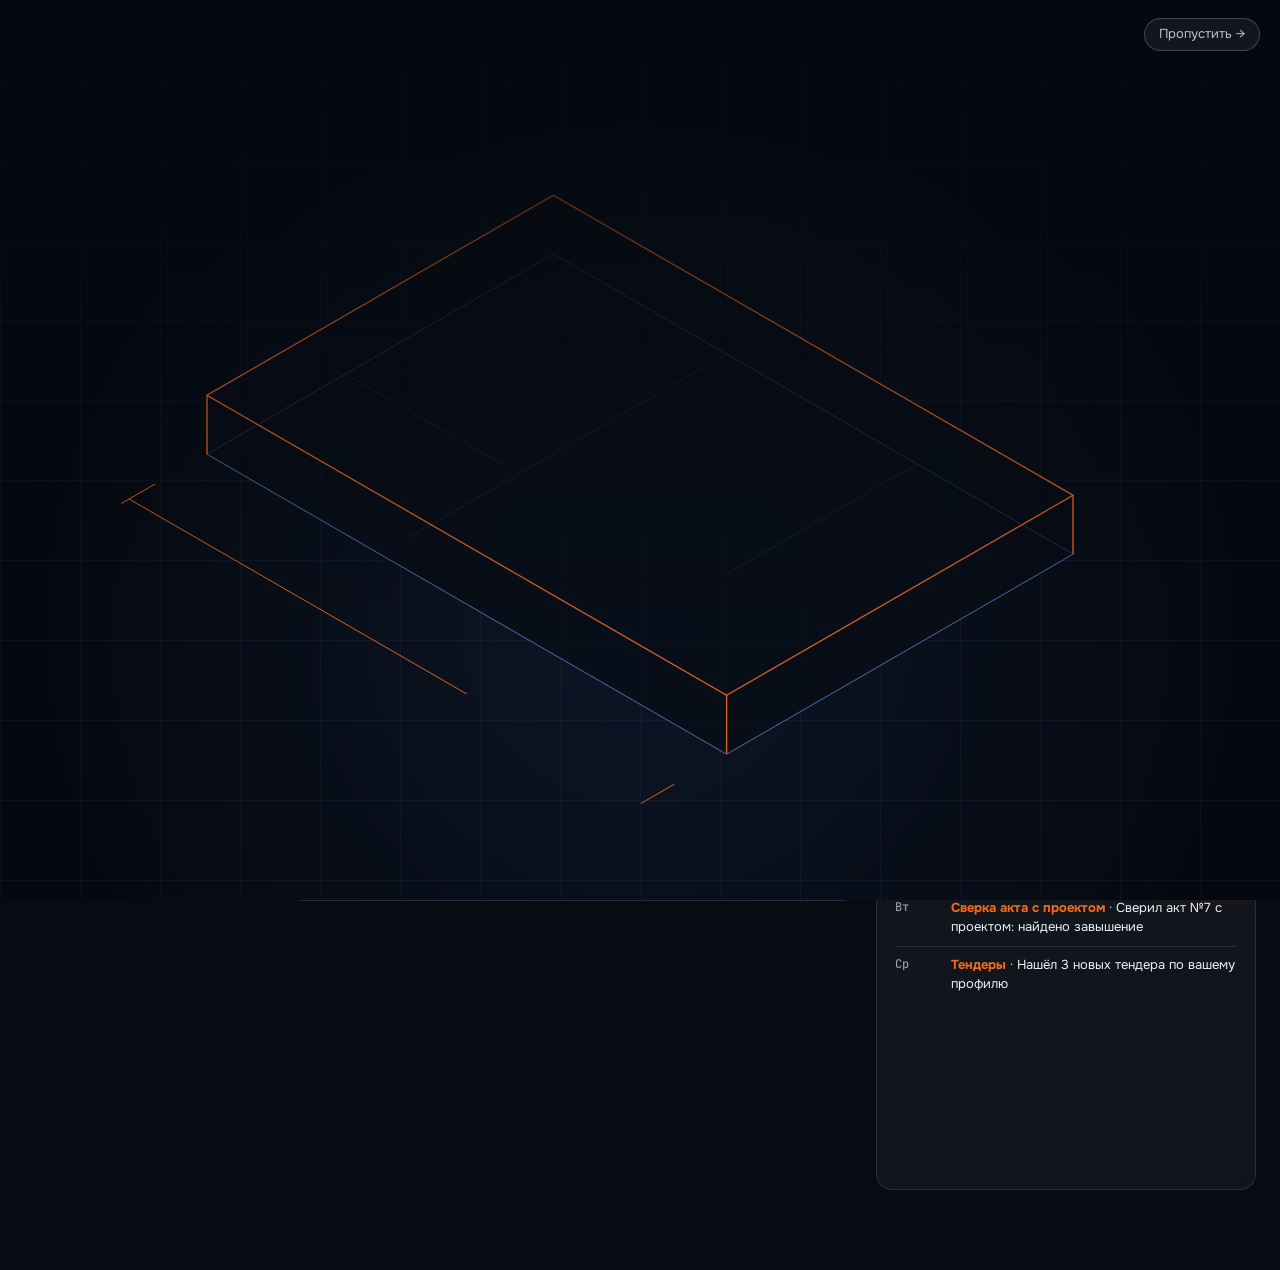
<file: proto-v02/app/index.html>
﻿<!doctype html>
<html lang="ru" data-theme="dark">
<head>
<meta charset="utf-8">
<meta name="robots" content="noindex, nofollow">
<meta name="viewport" content="width=device-width, initial-scale=1">
<title>AIQurylys — кабинет (прототип v1.0)</title>
<link rel="icon" href="../../img/icon.svg">
<link rel="preconnect" href="https://fonts.googleapis.com">
<link rel="preconnect" href="https://fonts.gstatic.com" crossorigin>
<link href="https://fonts.googleapis.com/css2?family=Onest:wght@400;500;600;700;800&family=Unbounded:wght@600;800&family=JetBrains+Mono:wght@400;500;700&display=swap" rel="stylesheet">
<link rel="stylesheet" href="css/app.css?v=62">
<link rel="stylesheet" href="css/dept.css?v=62">
<link rel="stylesheet" href="css/shell.css?v=62">
</head>
<body>
<div class="proto" id="proto"><b>Прототип v1.0</b> — демо-данные. Суммы заданы вручную, ничего не считается и не сохраняется. <a href="README.md">Что изменилось</a></div>
<div class="app">
  <nav class="side" id="side" aria-label="Разделы"></nav>
  <div class="main">
    <header class="top" id="top"></header>
    <main class="page" id="view"><p class="mut">Загрузка…</p></main>
  </div>
</div>
<nav class="bnav" id="bnav" aria-label="Быстрое меню"></nav>
<div id="layer"></div>
<div class="toast" id="toast" hidden role="status" aria-live="polite"></div>
<button class="pill cr fab" data-act="ask" aria-label="Помощник">✦ Помощник</button>
<noscript><p style="padding:20px">Для прототипа нужен JavaScript.</p></noscript>
<script src="js/app.js?v=62"></script>
<script src="js/screens.js?v=62"></script>
<script src="js/screens2.js?v=62"></script>
<script src="js/screens3.js?v=62"></script>
<script src="js/screens4.js?v=62"></script>
<script src="js/forms.js?v=62"></script>
<script src="js/screens5.js?v=62"></script>
<script src="js/hints.js?v=62"></script>
<script src="js/home.js?v=62"></script>
<script src="js/more.js?v=62"></script>
<script src="js/sections.js?v=62"></script>
<script src="js/forms2.js?v=62"></script>
<script src="js/forms3.js?v=62"></script>
<script src="js/dept.js?v=62"></script>
<script src="js/cinema.js?v=62"></script>
<script src="js/tour.js?v=62"></script>
<script src="js/selfcheck.js?v=62"></script>
<script>AQ.start();</script>
</body>
</html>
</file>
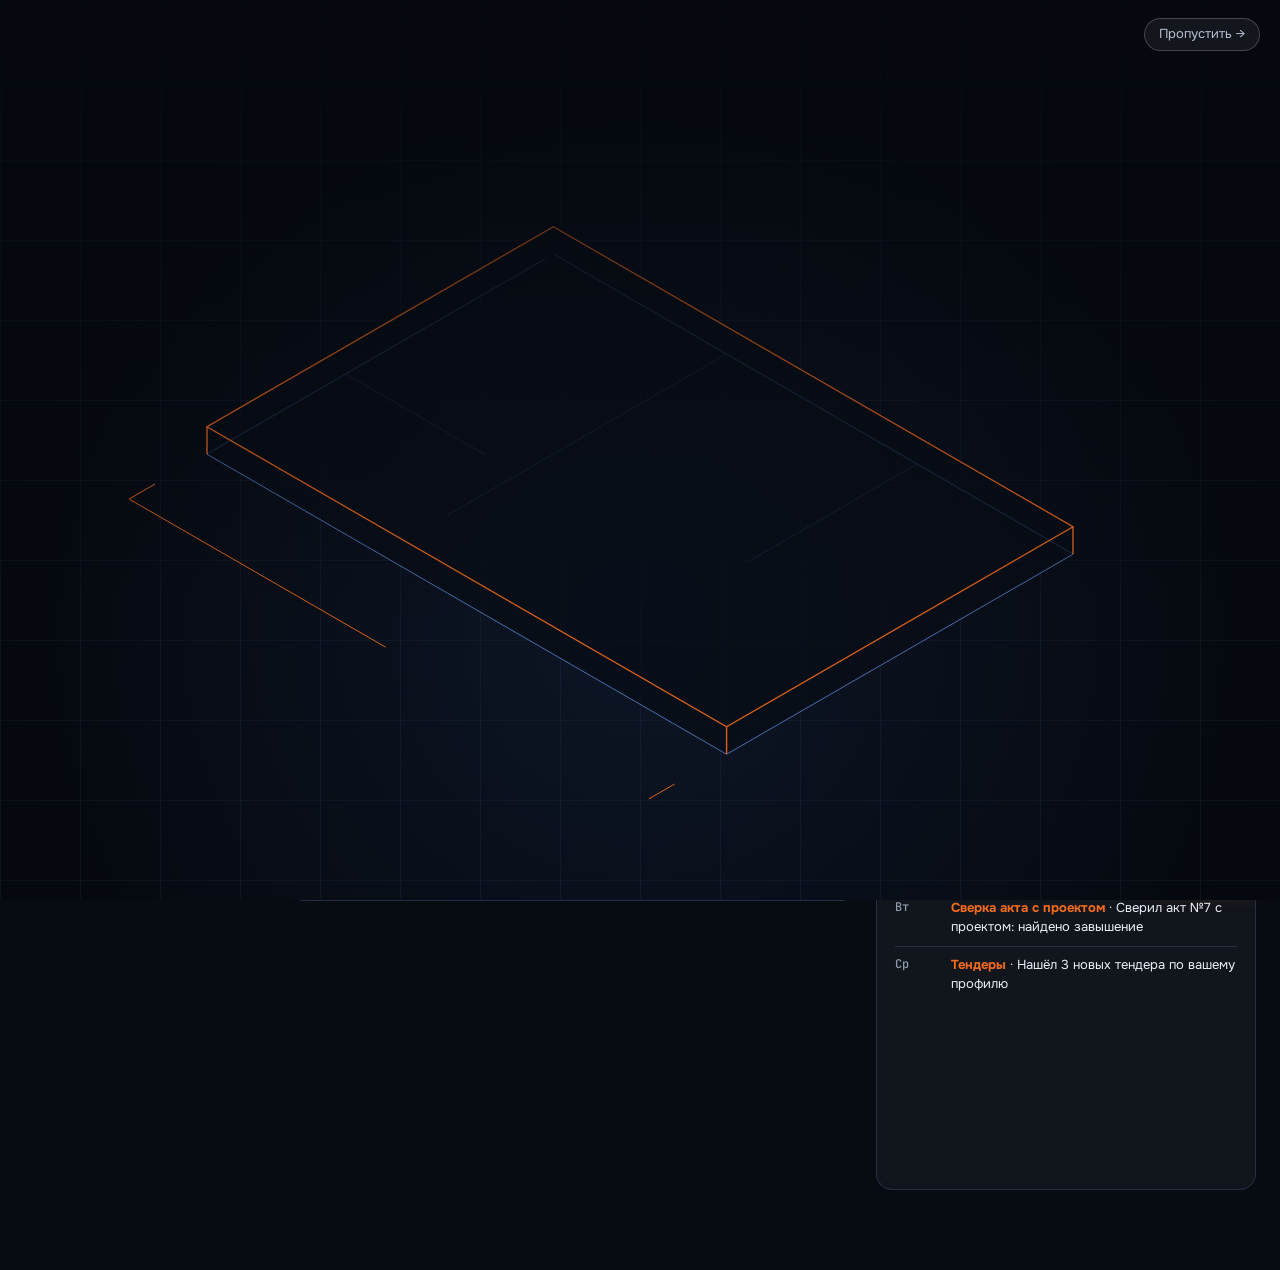
<file: cabinet-prototype.html>
<!doctype html>
<html lang="ru">
<head>
<script>(function(){var m={director:"owner",gip:"pto",pto:"pto",supply:"supply",chief:"chief",foreman:"foreman",fin:"owner",manager:"manager",lawyer:"lawyer",marketer:"manager",arch:"arch",staff:"staff"};var r=(location.search.match(/role=(\w+)/)||[])[1];location.replace("proto-v02/app/"+(r?"?role="+(m[r]||"owner"):""));})();</script>

<meta charset="utf-8">
<meta name="robots" content="noindex, nofollow">
<meta name="viewport" content="width=device-width, initial-scale=1">
<title>Кабинет AIQurylys — тестовый образец</title>
<style>
  :root { --bg:#f6f6f4; --card:#fff; --ink:#15181e; --muted:#667085; --line:#e3e3df; --soft:#efefeb; --acc:#15181e; --accInk:#fff; --mark:#e8590c; --markSoft:#fdebdd; --blue:#1f4e96; --blueSoft:#e7eefa; --ok:#0f7a4d; --okSoft:#e4f4ec; --shadow:0 10px 30px rgba(0,0,0,.12); }
  :root[data-theme="dark"] { --bg:#101319; --card:#171b23; --ink:#eef0f4; --muted:#9aa3b2; --line:#2a303b; --soft:#1e232d; --acc:#eef0f4; --accInk:#101319; --markSoft:#3a2316; --blue:#8db4f0; --blueSoft:#1d2a42; --okSoft:#14301f; --shadow:0 10px 30px rgba(0,0,0,.5); }
  * { box-sizing:border-box; }
  html, body { height:100%; }
  body { margin:0; font:15px/1.5 "Segoe UI", system-ui, -apple-system, sans-serif; color:var(--ink); background:var(--bg); }
  button { font:inherit; color:inherit; cursor:pointer; }
  a { color:inherit; }
  .banner { background:var(--ink); color:var(--bg); font-size:13px; padding:8px 14px; display:flex; gap:10px; align-items:center; flex-wrap:wrap; }
  .banner b { color:#ffb48a; }
  .roles { display:flex; gap:5px; flex-wrap:wrap; }
  .roles button { border:1px solid rgba(255,255,255,.3); background:transparent; color:var(--bg); border-radius:14px; padding:2px 11px; font-size:13px; }
  .roles button.on { background:#ffb48a; border-color:#ffb48a; color:#15181e; font-weight:700; }
  .shell { height:calc(100% - var(--bh, 70px)); }
  .app { display:grid; grid-template-columns:248px 1fr; grid-template-rows:56px 1fr; height:100%; }
  .top { grid-column:1/3; display:flex; align-items:center; gap:10px; padding:0 16px; background:var(--card); border-bottom:1px solid var(--line); position:relative; z-index:20; }
  .logo { font-weight:800; font-size:17px; letter-spacing:-.02em; margin-right:6px; text-decoration:none; }
  .logo i { font-style:normal; color:var(--mark); }
  .ask { flex:1; max-width:560px; display:flex; align-items:center; gap:10px; background:var(--soft); border:1px solid var(--line); border-radius:10px; padding:8px 12px; color:var(--muted); text-align:left; }
  .ask kbd { margin-left:auto; font:12px Consolas,monospace; border:1px solid var(--line); border-radius:5px; padding:1px 6px; background:var(--card); }
  .btn { display:inline-flex; align-items:center; gap:8px; min-height:38px; padding:8px 14px; border-radius:10px; border:1px solid var(--line); background:var(--card); font-weight:600; text-decoration:none; }
  .btn.pri { background:var(--acc); color:var(--accInk); border-color:var(--acc); }
  .btn.mark { background:var(--mark); color:#fff; border-color:var(--mark); }
  .icon { width:38px; height:38px; justify-content:center; padding:0; position:relative; }
  .dot { position:absolute; top:5px; right:5px; min-width:16px; height:16px; border-radius:8px; background:var(--mark); color:#fff; font-size:11px; line-height:16px; text-align:center; padding:0 4px; }
  .burger { display:none; }
  .side { background:var(--card); border-right:1px solid var(--line); padding:12px; overflow-y:auto; display:flex; flex-direction:column; }
  .side .grp { font-size:11px; letter-spacing:.08em; text-transform:uppercase; color:var(--muted); margin:16px 8px 6px; }
  .nav { display:flex; align-items:center; justify-content:space-between; gap:8px; padding:9px 10px; border-radius:9px; text-decoration:none; font-weight:500; }
  .nav:hover { background:var(--soft); }
  .nav.on { background:var(--acc); color:var(--accInk); }
  .nav small { font-size:11px; color:var(--muted); }
  .nav.on small { color:inherit; opacity:.7; }
  .tariff { margin-top:auto; border:1px solid var(--line); border-radius:12px; padding:12px; font-size:13px; background:var(--soft); }
  .tariff .bar { height:6px; background:var(--line); border-radius:4px; margin:8px 0; overflow:hidden; }
  main { overflow-y:auto; padding:26px 30px 90px; }
  .crumbs { font-size:13px; color:var(--muted); margin-bottom:8px; }
  .crumbs a { color:var(--blue); text-decoration:none; } .crumbs a:hover { text-decoration:underline; }
  h1 { font-size:26px; margin:0 0 4px; letter-spacing:-.01em; }
  h2 { font-size:17px; margin:0 0 10px; }
  .lead { color:var(--muted); margin:0 0 16px; max-width:720px; }
  .tabs { display:flex; gap:4px; border-bottom:1px solid var(--line); margin:14px 0 20px; flex-wrap:wrap; }
  .tab { padding:9px 14px; border:0; background:none; border-bottom:2px solid transparent; color:var(--muted); font-weight:600; text-decoration:none; margin-bottom:-1px; }
  .tab:hover { color:var(--ink); }
  .tab.on { color:var(--ink); border-bottom-color:var(--mark); }
  .grid { display:grid; gap:14px; }
  .g4 { grid-template-columns:repeat(4,1fr); } .g2 { grid-template-columns:1.5fr 1fr; } .g3 { grid-template-columns:repeat(3,1fr); }
  .card { background:var(--card); border:1px solid var(--line); border-radius:14px; padding:18px; }
  a.card { display:block; text-decoration:none; } a.card:hover { border-color:var(--ink); }
  .kpi b { display:block; font-size:28px; letter-spacing:-.02em; }
  .kpi span { font-size:13px; color:var(--muted); }
  .empty { text-align:center; padding:22px 10px; color:var(--muted); }
  .quick { display:grid; gap:6px; }
  .quick a { display:flex; align-items:center; gap:10px; padding:10px 12px; border:1px solid var(--line); border-radius:10px; text-decoration:none; background:var(--card); }
  .quick a:hover { border-color:var(--ink); }
  .quick small { display:block; color:var(--muted); font-size:12px; }
  .chip { display:inline-block; font-size:12px; font-weight:600; padding:2px 9px; border-radius:6px; background:var(--blueSoft); color:var(--blue); }
  .chip.o { background:var(--markSoft); color:var(--mark); } .chip.g { background:var(--okSoft); color:var(--ok); }
  .path { list-style:none; margin:0; padding:0; counter-reset:s; display:grid; gap:8px; }
  .path li a { display:flex; gap:12px; align-items:center; padding:11px 13px; border:1px solid var(--line); border-radius:11px; text-decoration:none; background:var(--card); }
  .path li a:hover { border-color:var(--ink); }
  .path li a::before { counter-increment:s; content:counter(s); width:26px; height:26px; border-radius:50%; background:var(--soft); display:flex; align-items:center; justify-content:center; font-weight:700; font-size:13px; flex:none; }
  .path li.done a::before { content:"✓"; background:var(--okSoft); color:var(--ok); }
  .path small { display:block; color:var(--muted); font-size:12px; }
  .flow { display:grid; grid-template-columns:1fr auto 1fr auto 1fr; gap:10px; align-items:stretch; }
  .flow > div { border:1px solid var(--line); border-radius:12px; padding:12px; background:var(--card); }
  .flow small { display:block; font-size:11px; letter-spacing:.08em; text-transform:uppercase; color:var(--muted); margin-bottom:4px; }
  .flow .ar { border:0; padding:0; display:flex; align-items:center; color:var(--muted); font-size:20px; background:none; }
  .flow .nx a { display:block; color:var(--blue); font-weight:600; text-decoration:none; margin:2px 0; } .flow .nx a:hover { text-decoration:underline; }
  .docs { display:grid; grid-template-columns:repeat(3,1fr); gap:10px; }
  .docs a { border:1px solid var(--line); border-radius:12px; padding:12px; text-decoration:none; background:var(--card); }
  .docs a:hover { border-color:var(--ink); }
  .docs b { display:block; margin-bottom:2px; } .docs span { font-size:13px; color:var(--muted); }
  table { width:100%; border-collapse:collapse; font-size:14px; }
  th { text-align:left; font-size:12px; text-transform:uppercase; letter-spacing:.05em; color:var(--muted); padding:8px 10px; border-bottom:1px solid var(--line); }
  td { padding:9px 10px; border-bottom:1px solid var(--line); vertical-align:top; }
  .list { margin:0; padding-left:18px; } .list li { margin:3px 0; }
  .nextbar { position:sticky; bottom:-70px; margin-top:20px; background:var(--card); border:1px solid var(--ink); border-radius:14px; padding:12px 16px; display:flex; gap:14px; align-items:center; flex-wrap:wrap; box-shadow:var(--shadow); }
  .nextbar span { color:var(--muted); font-size:13px; }
  .pop { position:absolute; background:var(--card); border:1px solid var(--line); border-radius:14px; box-shadow:var(--shadow); padding:8px; min-width:250px; z-index:40; display:none; max-height:78vh; overflow:auto; }
  .pop.open { display:block; }
  .pop .ph { font-size:11px; letter-spacing:.08em; text-transform:uppercase; color:var(--muted); padding:8px 10px 4px; }
  .pop a, .pop button.it { display:block; width:100%; text-align:left; padding:8px 10px; border-radius:8px; border:0; background:none; text-decoration:none; }
  .pop a:hover, .pop button.it:hover { background:var(--soft); }
  .pop small { display:block; color:var(--muted); font-size:12px; }
  .create-pop { width:min(720px, 92vw); columns:2; column-gap:6px; }
  .create-pop .col { break-inside:avoid; }
  .overlay { position:fixed; inset:0; background:rgba(10,12,16,.5); display:none; align-items:flex-start; justify-content:center; padding-top:12vh; z-index:60; }
  .overlay.open { display:flex; }
  .palette { width:min(640px, 94vw); background:var(--card); border-radius:16px; box-shadow:var(--shadow); overflow:hidden; }
  .palette input { width:100%; border:0; border-bottom:1px solid var(--line); padding:16px 18px; font:inherit; font-size:17px; background:transparent; color:var(--ink); outline:none; }
  .palette .res { max-height:52vh; overflow:auto; padding:6px; }
  .palette .res a { display:flex; justify-content:space-between; gap:12px; padding:9px 12px; border-radius:9px; text-decoration:none; }
  .palette .res a.sel, .palette .res a:hover { background:var(--soft); }
  .palette .res small { color:var(--muted); }
  .toast { position:fixed; left:50%; bottom:24px; transform:translateX(-50%); background:var(--ink); color:var(--bg); padding:10px 16px; border-radius:10px; z-index:80; display:none; max-width:90vw; }
  .toast.on { display:block; }
  @media (max-width:900px) {
    .app { grid-template-columns:1fr; }
    .side { position:fixed; left:0; top:130px; bottom:0; width:270px; z-index:30; transform:translateX(-100%); transition:transform .2s; box-shadow:var(--shadow); }
    .side.open { transform:none; }
    .burger { display:inline-flex; }
    .g4 { grid-template-columns:1fr 1fr; } .g2, .g3 { grid-template-columns:1fr; } .docs { grid-template-columns:1fr 1fr; }
    .flow { grid-template-columns:1fr; } .flow .ar { display:none; }
    main { padding:18px 16px 90px; } .ask span.t { display:none; } .create-pop { columns:1; }
    .hide-m { display:none; }
  }
</style>
</head>
<body>
<div class="banner" id="banner"><a href="index.html#roles" style="color:#ffb48a;font-weight:700;text-decoration:none">← На сайт</a><span><b>Тестовый образец.</b> Выберите, кем вы работаете:</span><div class="roles" id="roles"></div><span id="rnote" style="font-size:12px;opacity:.8"></span></div>

<div class="shell" id="shell"><div class="app">
  <header class="top">
<script>(function(){var m={director:"owner",gip:"pto",pto:"pto",supply:"supply",chief:"chief",foreman:"foreman",fin:"owner",manager:"manager",lawyer:"lawyer",marketer:"manager",arch:"arch",staff:"staff"};var r=(location.search.match(/role=(\w+)/)||[])[1];location.replace("proto-v02/app/"+(r?"?role="+(m[r]||"owner"):""));})();</script>

    <button class="btn icon burger" id="burger" aria-label="Меню">☰</button>
    <a class="logo" href="#/home/today"><i>AI</i>Qurylys</a>
    <button class="ask" id="askBtn"><span>🔍</span><span class="t">Спросить или найти…</span><kbd>Ctrl K</kbd></button>
    <span style="flex:1"></span>
    <button class="btn pri" id="createBtn">＋ <span class="hide-m">Создать</span></button>
    <button class="btn icon" id="bellBtn" aria-label="Уведомления">🔔<span class="dot">1</span></button>
    <button class="btn icon" id="helpBtn" aria-label="Помощь">?</button>
    <button class="btn" id="profBtn"><b id="avatar">Д</b> <span class="hide-m" id="uname">Yessenaliev</span> ▾</button>
    <div class="pop create-pop" id="createPop" style="right:140px;top:54px"></div>
    <div class="pop" id="bellPop" style="right:100px;top:54px"></div>
    <div class="pop" id="helpPop" style="right:60px;top:54px"></div>
    <div class="pop" id="profPop" style="right:12px;top:54px"></div>
  </header>
  <aside class="side" id="side"></aside>
  <main id="main"></main>
</div></div>

<div class="overlay" id="pal"><div class="palette"><input id="palIn" placeholder="Что нужно сделать? Например: акт, смета, договор" autocomplete="off"><div class="res" id="palRes"></div></div></div>
<div class="toast" id="toast"></div>

<script>
(function () {
  var BASE = 'https://ai-qurylys.kz';

  // ----- Роли: те же, что на сайте. perms — что видит; path — «с чего начать» -----
  var ROLES = {
    director:{ n:'Директор', p:'ALL', company:true, line:'Видит деньги по каждому проекту, получает утреннюю сводку в Telegram и понимает, в какие тендеры идти.',
      path:[['home/summary','Посмотрите сводку по компании','Деньги, сроки и отставания по всем проектам'],['sales/tender','Проверьте тендеры','Ответ: участвовать или нет'],['money/fin','Откройте деньги проекта','Расходы, поступления и баланс'],['legal/review','Проверьте договор до подписания','Риски и правки'],['company/team','Пригласите людей и раздайте роли','Кто что видит']] },
    gip:{ n:'ГИП', p:['projects','files','documents','estimate','volume','site'], note:'ГИП: в действующей платформе отдельной роли нет — образец показывает, что ему нужно', line:'Видит объёмы по каждому альбому, спорные места проекта и расхождения между актами подрядчиков и проектом.',
      path:[['calc/est','Посчитайте объёмы по альбомам','Загрузите чертежи — получите смету'],['calc/check','Разберите позиции «Оценка»','Спорные места собраны в один список'],['calc/vol','Сверьте акты подрядчиков с проектом','Список расхождений'],['site/plan','Постройте график работ','По тем же объёмам'],['docs/new','Оформите документы','Акты по формам РК']] },
    pto:{ n:'ПТО и сметчик', p:['projects','documents','files','estimate','volume'], line:'Получает объёмы и смету из чертежей, проверяет акты подрядчика и не заполняет документы вручную.',
      path:[['calc/est','Загрузите чертежи и получите смету','PDF или DWG → Excel, Word, PDF'],['calc/check','Проверьте смету','Арифметика, двойной счёт, пропуски'],['calc/offer','Сделайте коммерческое предложение','Наценка и версии'],['docs/new','Оформите акты','Реквизиты подставятся сами'],['calc/vol','Сверьте акт подрядчика','Объёмы против проекта']] },
    supply:{ n:'Снабженец', p:['projects','supplier','equipment'], line:'Получает список материалов из сметы и цены от поставщиков в одной таблице.',
      path:[['money/price','Узнайте цену материала','Все цены со ссылками'],['money/out','Отправьте запросы поставщикам','Ответы в одной таблице'],['money/subs','Найдите подрядчика','Реестр по видам работ'],['money/sup','Откройте «Сегодня»','Что нужно сделать сейчас']] },
    chief:{ n:'Начальник участка', p:['projects','documents','files','site','master','equipment'], line:'Получает график работ, раздаёт задачи и каждый день видит факт против плана.',
      path:[['site/chief','Откройте «Сегодня»','Что сделать, график по прорабам, склад'],['site/plan','Проверьте график работ','План и факт'],['tasks/issued','Выдайте задачи прорабам','Придут в Telegram'],['site/tech','Проверьте технику','Моточасы и ТО'],['docs/new','Оформите акты','Скрытые работы, приёмка']] },
    foreman:{ n:'Прораб и мастер', p:['projects','master','equipment'], line:'Работает в Telegram: получает задачи и сдаёт объём одним сообщением.',
      path:[['tasks/mine','Посмотрите свои задачи','Кнопка «Взял в работу» — в боте'],['site/master','Внесите объём за день','Одним сообщением или здесь'],['site/master','Оформите наряд-задание бригаде','Вкладка «Прораб/Мастер»'],['site/tech','Отметьте технику','Часы работы']] },
    fin:{ n:'Финансист', p:['projects','finance','summary','volume'], note:'Финансист: в действующей платформе отдельной роли нет — образец показывает, что ему нужно', line:'Видит план, факт и остаток денег по проекту и расхождения в актах подрядчика.',
      path:[['home/summary','Откройте сводку по компании','Деньги и отставания'],['money/fin','Проверьте финансовый отчёт','Расходы, поступления, налоги'],['money/budget','Сверьте бюджет проекта','План, факт, остаток'],['calc/vol','Проверьте акты подрядчика','Завышения видны сразу']] },
    manager:{ n:'Руководитель', p:'ALL', line:'Ведёт проекты, деньги и отчёты наравне с владельцем, приглашает людей и раздаёт роли.',
      path:[['home/summary','Откройте сводку','Деньги, сроки, отставания'],['tasks/issued','Выдайте задания','Кому, что, к какому сроку'],['sales/tender','Посмотрите тендеры','Участвовать или нет'],['money/fin','Проверьте деньги проекта','Баланс по проектам']] },
    lawyer:{ n:'Юрист', p:['projects','documents','files','legal'], line:'Проверяет присланные договоры, готовит свои и составляет претензии.',
      path:[['legal/review','Проверьте присланный договор','Риски и правки'],['legal/contracts','Подготовьте свой договор','Из реквизитов компании'],['legal/letter','Составьте письмо или претензию','Официальный текст'],['legal/chat','Задайте вопрос юристу','Ссылка на пункт и закон']] },
    marketer:{ n:'Маркетолог', p:['projects','tender'], line:'Ведёт тендеры и закупки, считает себестоимость по документам тендера.',
      path:[['sales/passport','Заполните паспорт компании','Один раз — по нему отбираются тендеры'],['sales/tender','Найдите тендеры','Лента и разбор объявления'],['sales/demand','Посмотрите спрос по рынку','Какие проекты брать']] },
    arch:{ n:'Архитектор', p:['projects','architect'], line:'По описанию дома рисует план, разрез и фасад и считает примерную стоимость.',
      path:[['sales/concept','Опишите дом','«Дом 10×12 м, 2 этажа»'],['projects/list','Привяжите к проекту','Адрес и папка документов']] },
    staff:{ n:'Сотрудник', p:['projects','master','equipment'], line:'Задачи, объём за день и техника.',
      path:[['tasks/mine','Посмотрите задачи','Поручения и сроки'],['site/master','Внесите объём','За день'],['site/tech','Отметьте технику','Наработка']] }
  };
  var ORDER = ['director','gip','pto','supply','chief','foreman','fin','manager','lawyer','marketer','arch','staff'];

  // ----- Разделы и вкладки -----
  var SEC = [
    { id:'home', t:'Главная', tabs:[
      { id:'today', t:'Сегодня', need:'*', home:true, was:'Главная «/» и «/welcome» — теперь один адрес' },
      { id:'summary', t:'Сводка по компании', need:'summary', url:'/summary', d:'Деньги, сроки и отставания по всем проектам.', was:'Ещё → Сводка по компании', give:'Данные ваших проектов', get:'Одна сводка: деньги, сроки, отставания', next:[['money/fin','Деньги по проекту'],['tasks/issued','Выдать задание']] } ] },
    { id:'projects', t:'Проекты', tabs:[
      { id:'list', t:'Проекты', need:'projects', url:'/projects', d:'Адреса, стороны договора и папки документов. Кнопка «Новый проект» здесь одна.', was:'Меню «Проекты» · Ещё → Проекты компании · «Завести проект» · «Добавить проект»', give:'Адрес, стороны договора, папка документов', get:'Проект в кабинете: к нему привязываются расчёты, акты, задачи', next:[['projects/files','Загрузить файлы проекта'],['calc/est','Посчитать себестоимость']] },
      { id:'files', t:'Файлы', need:'files', url:'/documents/files', d:'Альбомы, сметы, договоры и акты по разделам, версии и загрузка.', was:'Ещё → Файлы проекта', give:'Альбомы, сметы, договоры, акты', get:'Всё по разделам, с версиями', next:[['calc/est','Посчитать себестоимость'],['docs/new','Оформить документ']] } ] },
    { id:'tasks', t:'Задачи', tabs:[
      { id:'mine', t:'Мои', need:'*', url:'/my', d:'Поручения, сроки и отметки о сдаче.', was:'Меню «Задачи» · Ещё → Мои задачи', give:'Ничего: задачи приходят сами', get:'Поручения со сроками; сдаёте с объёмом', next:[['site/master','Внести объём за день']] },
      { id:'issued', t:'Выданные', need:'*', url:'/my?t=issued&issue=1', d:'Задание прорабу или мастеру: кому, что, к какому сроку — придёт в бот.', was:'Создать → Площадка → Задание прорабу или мастеру', give:'Кому, что и к какому сроку', get:'Задача приходит прорабу в Telegram', next:[['site/chief','Проверить график']] } ] },
    { id:'calc', t:'Расчёты', group:'Работа', tabs:[
      { id:'est', t:'Расчёт себестоимости', need:'estimate', url:'/estimate/generate', d:'Объёмы и цены по чертежам проекта, книга Excel.', was:'Ещё → Себестоимость (заголовок страницы «Себестоимость»)', give:'Альбомы проекта (PDF, DWG)', get:'Смета и себестоимость в Excel, Word, PDF; спорное помечено «Оценка»', next:[['calc/check','Проверить спорные позиции'],['calc/offer','Сделать КП заказчику']] },
      { id:'check', t:'Проверка сметы', need:'estimate', url:'/estimate', d:'Арифметика, итоги и типовые ошибки готовой сметы. Раньше называлась так же, как расчёт — «Себестоимость».', was:'Главная → «Проверить смету» · страница с заголовком «Себестоимость»', give:'Готовая смета (файл)', get:'Список ошибок арифметики, двойного счёта и пропущенных работ', next:[['calc/offer','Сделать КП заказчику']] },
      { id:'offer', t:'Коммерческое предложение', need:'estimate', url:'/estimate/offers', d:'Из сохранённого расчёта: наценка и версии.', was:'Только Создать → Расчёты и проверки', give:'Сохранённый расчёт и наценка', get:'Коммерческое предложение, версии', next:[['legal/contracts','Подготовить договор'],['docs/new','Оформить документы']] },
      { id:'vol', t:'Проверка объёмов', need:'volume', url:'/volume-check', d:'Акт подрядчика: объёмы против проекта или договора.', was:'Ещё → Проверка объёмов работ', give:'Акт подрядчика', get:'Список расхождений: завышения и лишние работы', next:[['money/fin','Деньги по проекту'],['calc/vcmp','Сравнить предложение подрядчика']] },
      { id:'vcmp', t:'Предложение подрядчика', need:'volume', url:'/volume-check/offer', d:'Что лишнее и чего не хватает в предложении подрядчика.', was:'Только Создать → Расчёты и проверки', give:'Предложение подрядчика', get:'Что лишнее, чего не хватает', next:[['money/subs','Найти другого подрядчика'],['legal/review','Проверить договор']] } ] },
    { id:'docs', t:'Документы', group:'Работа', tabs:[
      { id:'new', t:'Новый документ', need:'documents', url:'/documents', docs:true, d:'Акты и пакеты по формам РК. Выберите вид — реквизиты подставятся сами.', was:'Ещё → Документооборот · Создать → Документы', give:'Проект и что сделано', get:'Готовые акты в Word и Excel', next:[['docs/made','Посмотреть сделанные']] },
      { id:'made', t:'Сделанные', need:'documents', url:'/documents?view=made', d:'История документов компании.', was:'Создать → Готовые документы', give:'—', get:'Все ранее сделанные документы компании', next:[['docs/new','Сделать новый']] } ] },
    { id:'site', t:'Площадка', group:'Работа', tabs:[
      { id:'chief', t:'Начальник участка', need:'site', url:'/site-chief/workspace', d:'Что сделать сегодня, график работ по прорабам и склад проекта.', was:'Ещё → Начальник участка', give:'Проект и срок строительства', get:'План и факт по графику, что сделать сегодня', next:[['tasks/issued','Выдать задачи прорабам'],['site/plan','График работ']] },
      { id:'plan', t:'График и выдача работ', need:'site', url:'/site-chief', d:'График проекта из расчёта или вручную; выдача работ прорабам в Telegram.', was:'Только Создать → Площадка', give:'Объёмы из расчёта или ручной ввод', get:'График работ; работы уходят прорабам в Telegram', next:[['tasks/issued','Выдать работы']] },
      { id:'master', t:'Прораб/Мастер', need:'master', url:'/master', d:'Мои работы по графику, объём за день, отчёт и наряд-задание.', was:'Ещё → Прораб/Мастер участка', give:'Выполненный объём за день', get:'Отчёт за сегодня и наряд-задание бригаде; начальник участка видит это сразу', next:[['site/tech','Отметить технику']] },
      { id:'norms', t:'Нормы расхода', need:'master', url:'/master/materials', d:'Сколько материала уходит на объём работ.', was:'Только Создать → Площадка', give:'Объём работ', get:'Сколько материала потребуется', next:[['money/price','Узнать цену материала']] },
      { id:'tech', t:'Техника', need:'equipment', url:'/equipment', d:'Парк техники, наработка, обслуживание, доходы и расходы.', was:'Ещё → Реестр техники', give:'Список машин и часы работы', get:'Даты техобслуживания, доходы и расходы по технике', next:[['money/fin','Деньги по проекту']] } ] },
    { id:'money', t:'Деньги и снабжение', group:'Работа', tabs:[
      { id:'fin', t:'Финансовый отчёт', need:'finance', url:'/finance', d:'Расходы, поступления и баланс по любому проекту, план и налоги.', was:'Ещё → Финансовый отчёт', give:'Ваша таблица доходов и расходов', get:'План, факт и остаток денег; налоги по ставкам 2026 года', next:[['money/budget','Бюджет проекта']] },
      { id:'budget', t:'Бюджет проекта', need:'finance', url:'/finance/budget', d:'План, факт, обязательства и остаток.', was:'Только Создать → Деньги и снабжение', give:'Проект', get:'План, факт, обязательства и остаток', next:[['money/fin','Финансовый отчёт']] },
      { id:'sup', t:'Снабженец: сегодня', need:'supplier', url:'/supplier/panel', d:'Цены материалов, поставщики, подрядчики и торги.', was:'Ещё → Снабженец', give:'Список материалов', get:'Что сделать сейчас; сообщения от поставщиков', next:[['money/price','Узнать цену'],['money/out','Запросить цены']] },
      { id:'price', t:'Цена материала', need:'supplier', url:'/supplier', d:'Все цены по позиции со ссылками.', was:'Главная → «Узнать цену материалов»', give:'Название материала', get:'Все цены со ссылками: интернет, ответы поставщиков', next:[['money/out','Запросить цены у поставщиков']] },
      { id:'out', t:'Запросы поставщикам', need:'supplier', url:'/supplier/outreach', d:'Письма поставщикам и ответы в одной таблице.', was:'Только Создать → Деньги и снабжение', give:'Список материалов', get:'Письма поставщикам и их ответы в одной таблице; записать цену решаете вы', next:[['calc/est','Вернуться к расчёту']] },
      { id:'subs', t:'Подрядчики', need:'supplier', url:'/subcontractors', d:'Реестр по видам работ и запрос предложений.', was:'Только Создать → Деньги и снабжение', give:'Вид работ', get:'Реестр подрядчиков и запрос предложений', next:[['calc/vcmp','Сравнить предложение с проектом']] } ] },
    { id:'legal', t:'Договоры', group:'Работа', tabs:[
      { id:'contracts', t:'Договоры', need:'legal', url:'/legal', d:'Договор и приложения из реквизитов компании.', was:'Ещё → Юрист', give:'Стороны, предмет, сроки', get:'Договор и приложения из реквизитов компании', next:[['legal/review','Проверить договор']] },
      { id:'review', t:'Проверка договора', need:'legal', url:'/legal/review', d:'Риски и спорные пункты присланного договора.', was:'Только Создать → Договоры и письма', give:'Присланный договор', get:'Риски, правки, спорные пункты', next:[['legal/letter','Составить письмо или претензию']] },
      { id:'letter', t:'Письма и претензии', need:'legal', url:'/legal/letter', d:'Официальное письмо по проекту или договору.', was:'Только Создать → Договоры и письма', give:'Что случилось и по какому договору', get:'Официальное письмо или претензия', next:[['legal/chat','Задать вопрос юристу']] },
      { id:'chat', t:'Вопрос юристу', need:'legal', url:'/legal/chat', d:'Ответ со ссылкой на пункт договора и закон.', was:'Только Создать → Договоры и письма', give:'Ваш вопрос', get:'Ответ со ссылкой на пункт договора и закон', next:[['legal/review','Проверить договор']] } ] },
    { id:'sales', t:'Тендеры и проекты', group:'Работа', tabs:[
      { id:'tender', t:'Тендеры', need:'tender', url:'/marketing/tender', d:'Лента закупок, разбор объявления, требования к участнику.', was:'Ещё → Тендеры и закупки', give:'Документы компании и запрос: работы, город, сумма', get:'Подходящие тендеры и ответ: участвовать или нет, с обоснованием', next:[['sales/passport','Паспорт компании'],['calc/est','Посчитать себестоимость по тендеру']] },
      { id:'passport', t:'Паспорт компании', need:'tender', url:'/marketing/tender/passport', d:'Данные компании для заявок — из ваших документов.', was:'Внутри «Тендеры и закупки»', give:'Лицензии, опыт, обороты, сертификаты', get:'Сверка требований: чего не хватает, видно до подачи', next:[['sales/tender','К ленте тендеров']] },
      { id:'demand', t:'Спрос по рынку', need:'tender', url:'/marketing/demand', d:'Какие проекты брать.', was:'Внутри «Тендеры и закупки»', give:'Виды работ компании', get:'Спрос по городам и видам работ', next:[['sales/tender','К ленте тендеров']] },
      { id:'concept', t:'Концепт проекта', need:'architect', url:'/architect', d:'Участок, планы, фасады, генплан и стоимость.', was:'Ещё → Архитектор', give:'«Дом 10×12 м, 2 этажа»', get:'Чертежи и примерная стоимость', next:[['calc/est','Посчитать себестоимость']] } ] },
    { id:'company', t:'Компания', group:'Компания (видит владелец)', owner:true, tabs:[
      { id:'team', t:'Сотрудники и доступ', need:'*', url:'/team', d:'Приглашения, должности и разделы людей. Сюда объединены «Список разделов» и «Доступ по должностям».', was:'Ещё → Сотрудники и доступ · Список разделов («Убрать лишние») · Доступ по должностям', access:true, give:'Почта сотрудника и должность', get:'Вход в бот и на сайт по коду; человек видит только свои разделы', next:[['company/req','Реквизиты компании']] },
      { id:'req', t:'Реквизиты', need:'*', url:'/settings/company', d:'Реквизиты для договоров, актов и тендеров; паспорт компании.', was:'Ещё → Реквизиты компании', give:'Реквизиты и документы компании', get:'Подставляются в акты, договоры и тендерные заявки', next:[['sales/passport','Паспорт для тендеров']] },
      { id:'drive', t:'Google Диск', need:'*', url:'/settings/drive', d:'Папки проектов, ночной поиск новых файлов.', was:'Ещё → Google Диск', give:'Доступ к папке проекта', get:'Новые файлы находятся сами, ночью', next:[['projects/files','Файлы проекта']] },
      { id:'tariff', t:'Тариф', need:'*', url:'/usage', url2:'/upgrade', d:'Доля предела и срок продления; цена для своей компании и заявка. Одна страница вместо четырёх входов.', was:'«Подключить тариф» · Тарифный пакет · Улучшить план · блок «Расчётов в пакете»', give:'Набор: проекты, расчёты, тендеры, хранилище', get:'Цена в месяц и заявка; счёт приходит после звонка', next:[['company/team','Пригласить людей']] } ] }
  ];

  var DOCS = [
    ['Акт приёмки выполненных работ (2В)','С начала строительства и за период','/documents/create-2v'],
    ['Акт выполненных работ (Р-1) и счёт','Пакет на оплату','/documents/create-payment-package'],
    ['Пакет для оплаты в Excel','Акт 2В, справка об объёмах и справка о стоимости','/documents/create-avr'],
    ['Акт скрытых работ','Освидетельствование перед закрытием работ','/documents/create'],
    ['Пакет актов скрытых работ','Несколько актов по работам проекта сразу','/documents/create-batch'],
    ['Акт приёмки объекта или этапа','Комиссия, что принято, замечания','/documents/create-acceptance'],
    ['Схема площадей отделки','Пол, стены, потолки по помещениям — ведомостью','/documents/area-scheme'],
    ['Дефектный акт','Что не так, где и к какому сроку исправить','/documents/create-defect-act'],
    ['Акт простоя','Техники или рабочих: защищает деньги и сроки','/documents/create-downtime'],
    ['Все виды документов','140 видов по этапам строительства и разделам ПСД','/documents']
  ];

  var CREATE = [
    ['Документы', [
      ['Акт приёмки выполненных работ (2В)','С начала строительства и за период','documents','docs/new'],
      ['Акт выполненных работ (Р-1) и счёт','Пакет на оплату','documents','docs/new'],
      ['Пакет для оплаты в Excel','Акт 2В, справки об объёмах и стоимости','documents','docs/new'],
      ['Акт скрытых работ','Освидетельствование перед закрытием работ','documents','docs/new'],
      ['Пакет актов скрытых работ','Несколько актов сразу','documents','docs/new'],
      ['Акт приёмки объекта или этапа','Комиссия, что принято, замечания','documents','docs/new'],
      ['Схема площадей отделки','Пол, стены, потолки по помещениям','documents','docs/new'],
      ['Дефектный акт','Что не так, где и к какому сроку исправить','documents','docs/new'],
      ['Акт простоя','Техники или рабочих','documents','docs/new'],
      ['Все виды документов','140 видов по этапам строительства','documents','docs/new'] ]],
    ['Расчёты и проверки', [
      ['Расчёт себестоимости','Объёмы и цены по чертежам, книга Excel','estimate','calc/est'],
      ['Проверить смету','Арифметика, итоги и типовые ошибки','estimate','calc/check'],
      ['Коммерческое предложение','Из сохранённого расчёта: наценка и версии','estimate','calc/offer'],
      ['Проверить акт подрядчика','Объёмы против проекта или договора','volume','calc/vol'],
      ['Сравнить предложение подрядчика с проектом','Что лишнее, чего не хватает','volume','calc/vcmp'] ]],
    ['Площадка', [
      ['Внести объём за день','Выполненные работы по проекту','master','site/master'],
      ['Задание прорабу или мастеру','Кому, что, к какому сроку — придёт в бот','*','tasks/issued'],
      ['График работ','График проекта из расчёта или вручную','site','site/plan'],
      ['Выдать работы прорабам и мастерам','Работа из графика — прорабу в Telegram','site','site/plan'],
      ['Нормы расхода материалов','Сколько материала уходит на объём работ','master','site/norms'],
      ['Запись по технике','Наработка, обслуживание, доходы и расходы','equipment','site/tech'] ]],
    ['Договоры и письма', [
      ['Договор','Договор и приложения из реквизитов компании','legal','legal/contracts'],
      ['Проверить договор','Риски и спорные пункты присланного договора','legal','legal/review'],
      ['Письмо или претензия','Официальное письмо по проекту или договору','legal','legal/letter'],
      ['Вопрос юристу','Ответ со ссылкой на пункт договора и закон','legal','legal/chat'] ]],
    ['Деньги и снабжение', [
      ['Узнать цену материала','Все цены по позиции со ссылками','supplier','money/price'],
      ['Запрос цен поставщикам','Письма поставщикам и ответы в одной таблице','supplier','money/out'],
      ['Найти подрядчика','Реестр по видам работ и запрос предложений','supplier','money/subs'],
      ['Бюджет проекта','План, факт, обязательства и остаток','finance','money/budget'],
      ['Финансовый отчёт','Расходы, поступления и баланс проекта','finance','money/fin'] ]],
    ['Проектирование и продажи', [
      ['Концепт проекта','Участок, планы, фасады и стоимость','architect','sales/concept'],
      ['Разобрать тендер','Требования к участнику против паспорта компании','tender','sales/tender'] ]],
    ['Проект', [
      ['Новый проект','Адрес, стороны договора, папка документов','projects','projects/list'] ]]
  ];

  var ACCESS = [
    ['Руководитель','Сводка, проекты, документы, файлы, юрист, себестоимость, объёмы, финансы, снабжение, площадка, техника, архитектор, тендеры'],
    ['Начальник участка','Проекты, документы, файлы, начальник участка, прораб/мастер, техника'],
    ['Прораб/Мастер','Проекты, прораб/мастер, техника'],
    ['ПТО / сметчик','Проекты, документы, файлы, себестоимость, проверка объёмов'],
    ['Сотрудник','Проекты, прораб/мастер, техника'],
    ['Юрист','Проекты, документы, файлы, юрист'],
    ['Снабженец','Проекты, снабженец, техника'],
    ['Архитектор','Проекты, архитектор']
  ];

  var QUICK = [['Рассчитать себестоимость','Объёмы и цены по чертежам','calc/est','estimate'],['Проверить смету','Арифметика, итоги, ошибки','calc/check','estimate'],['Сверить объёмы','Акт подрядчика против проекта','calc/vol','volume'],['Оформить документ','Акты по формам РК','docs/new','documents'],['Подготовить договор','Договор из реквизитов','legal/contracts','legal'],['Узнать цену материала','Цены со ссылками','money/price','supplier']];

  var role = 'director';
  var visited = {};
  try { visited = JSON.parse(localStorage.getItem('aq_visited') || '{}'); } catch (e) {}
  var $ = function (id) { return document.getElementById(id); };
  var esc = function (s) { return String(s).replace(/[&<>"]/g, function (c) { return { '&':'&amp;','<':'&lt;','>':'&gt;','"':'&quot;' }[c]; }); };

  function can(need) { var r = ROLES[role]; return need === '*' || r.p === 'ALL' || r.p.indexOf(need) !== -1; }
  function tabsOf(s) { return s.tabs.filter(function (t) { return can(t.need); }); }
  function secs() { return SEC.filter(function (s) { return (!s.owner || ROLES[role].company) && tabsOf(s).length; }); }
  function find(r) {
    var p = (r || '').split('/');
    var s = SEC.filter(function (x) { return x.id === p[0]; })[0];
    if (!s || (s.owner && !ROLES[role].company)) return null;
    var t = s.tabs.filter(function (x) { return x.id === p[1] && can(x.need); })[0] || (p[1] ? null : tabsOf(s)[0]);
    return t ? { s: s, t: t } : null;
  }
  function vk(r) { return role + ':' + r; }
  function seen(r) { return !!visited[vk(r)]; }
  function mark(r) { visited[vk(r)] = 1; try { localStorage.setItem('aq_visited', JSON.stringify(visited)); } catch (e) {} }

  // ----- Боковое меню -----
  function renderSide(cur) {
    var h = '', lastG = null;
    secs().forEach(function (s) {
      if (s.group !== lastG) { lastG = s.group; if (s.group) h += '<div class="grp">' + esc(s.group) + '</div>'; }
      var n = tabsOf(s).length;
      h += '<a class="nav' + (cur && cur.s.id === s.id ? ' on' : '') + '" href="#/' + s.id + '/' + tabsOf(s)[0].id + '"><span>' + esc(s.t) + '</span>' + (n > 1 ? '<small>' + n + '</small>' : '') + '</a>';
    });
    if (ROLES[role].company) h += '<div class="tariff"><b>Расчётов в пакете 0/1</b><div class="bar"></div>Пробный доступ 0 %<br><a class="btn pri" style="margin-top:8px" href="#/company/tariff">Подключить тариф</a></div>';
    $('side').innerHTML = h;
  }

  // ----- Меню «Создать», профиль, помощь -----
  function popCreate() {
    var h = '';
    CREATE.forEach(function (g) {
      var items = g[1].filter(function (i) { return can(i[2]); });
      if (!items.length) return;
      h += '<div class="col"><div class="ph">' + esc(g[0]) + '</div>';
      items.forEach(function (i) { h += '<a href="#/' + i[3] + '" data-close>' + esc(i[0]) + '<small>' + esc(i[1]) + '</small></a>'; });
      h += '</div>';
    });
    $('createPop').innerHTML = h;
  }
  function popOthers() {
    $('bellPop').innerHTML = '<div class="ph">Уведомления</div><div class="empty" style="padding:14px">Новых уведомлений нет</div><a href="' + BASE + '/settings?tab=notifications" target="_blank" rel="noopener">Настроить уведомления ↗</a>';
    $('helpPop').innerHTML = '<div class="ph">Помощь</div><a href="#/home/today" data-close>С чего начать<small>Ваш путь по шагам — на главной</small></a><a href="' + BASE + '/handbook" target="_blank" rel="noopener">Как пользоваться AIQurylys ↗<small>Статьи, словарь, чек-листы и курсы по ролям</small></a><a href="' + BASE + '/handbook" target="_blank" rel="noopener">Мне нужен АОСР ↗</a><a href="' + BASE + '/handbook" target="_blank" rel="noopener">Что нужно для тендера? ↗</a>';
    $('profPop').innerHTML = '<div class="ph">' + esc(ROLES[role].n) + ' · Yessenaliev</div>' +
      '<a href="' + BASE + '/settings" target="_blank" rel="noopener">Профиль и вход ↗<small>Имя, почта, пароль</small></a>' +
      '<a href="' + BASE + '/settings?tab=notifications" target="_blank" rel="noopener">Уведомления ↗</a>' +
      '<a href="' + BASE + '/support" target="_blank" rel="noopener">Поддержка ↗<small>Новое обращение и мои обращения — одна страница</small></a>' +
      '<a href="https://t.me/AIQurylys_Bot" target="_blank" rel="noopener">Telegram-бот ↗<small>Задачи и отчёты с телефона</small></a>' +
      '<button class="it" id="themeBtn">Тема: ' + (document.documentElement.dataset.theme === 'dark' ? 'ночь' : 'день') + '</button>' +
      '<button class="it" data-toast="Язык: в образце переключение не работает">Язык: Рус / Қаз</button>' +
      '<button class="it" data-toast="Выход в образце отключён">Выйти</button>';
    $('themeBtn').onclick = function () { document.documentElement.dataset.theme = document.documentElement.dataset.theme === 'dark' ? '' : 'dark'; popOthers(); };
  }

  // ----- Экраны -----
  function rl(r) { var f = find(r); return f ? f : null; }
  function nextLinks(t) {
    return (t.next || []).filter(function (n) { return rl(n[0]); });
  }

  function view(r) {
    var cur = find(r) || find('home/today');
    var s = cur.s, t = cur.t, route = s.id + '/' + t.id;
    mark(route);
    renderSide(cur);
    document.title = (s.id === 'home' && t.id === 'today' ? 'Главная' : t.t + (s.id === 'home' ? '' : ' — ' + s.t)) + ' — AIQurylys';
    var first = tabsOf(s)[0];
    var h = '<div class="crumbs"><a href="#/home/today">Кабинет</a>' + (s.id === 'home' ? '' : ' / <a href="#/' + s.id + '/' + first.id + '">' + esc(s.t) + '</a>') + ' / ' + esc(t.t) + '</div><h1>' + esc(s.id === 'home' ? 'Главная' : t.t) + '</h1>';
    var ts = tabsOf(s);
    if (ts.length > 1) h += '<div class="tabs">' + ts.map(function (x) { return '<a class="tab' + (x.id === t.id ? ' on' : '') + '" href="#/' + s.id + '/' + x.id + '">' + esc(x.t) + '</a>'; }).join('') + '</div>';
    if (t.home) h += home();
    else {
      h += '<p class="lead">' + esc(t.d) + '</p>';
      var nx = nextLinks(t);
      h += '<div class="flow"><div><small>Вы даёте</small>' + esc(t.give) + '</div><div class="ar">→</div><div><small>Получаете</small>' + esc(t.get) + '</div><div class="ar">→</div><div class="nx"><small>Дальше</small>' + (nx.length ? nx.map(function (n) { return '<a href="#/' + n[0] + '">' + esc(n[1]) + ' →</a>'; }).join('') : '—') + '</div></div>';
      h += '<div class="grid g2" style="margin-top:14px"><div class="card">';
      if (t.docs) h += '<h2>Выберите вид документа</h2><div class="docs">' + DOCS.map(function (d) { return '<a href="' + BASE + d[2] + '" target="_blank" rel="noopener"><b>' + esc(d[0]) + ' ↗</b><span>' + esc(d[1]) + '</span></a>'; }).join('') + '</div>';
      else if (t.access) h += '<h2>Доступ по должностям</h2><p class="lead" style="margin-bottom:8px">Раньше этот список был внизу страницы «Ещё». Деньги компании и сотрудников видит только владелец.</p><table><tr><th>Должность</th><th>Видит</th></tr>' + ACCESS.map(function (a) { return '<tr><td><b>' + esc(a[0]) + '</b></td><td>' + esc(a[1]) + '</td></tr>'; }).join('') + '</table><p style="margin-top:12px"><a class="btn" href="' + BASE + '/team" target="_blank" rel="noopener">Приглашения и должности ↗</a> <a class="btn" href="' + BASE + '/settings?tab=menu" target="_blank" rel="noopener">Список разделов ↗</a></p>';
      else h += '<h2>Рабочий экран</h2><p>Здесь открывается рабочая страница «' + esc(t.t) + '» действующего кабинета: те же поля, кнопки и результаты. В образце показано, где она теперь находится и куда ведёт дальше.</p><p><a class="btn mark" href="' + BASE + t.url + '" target="_blank" rel="noopener">Открыть в рабочей версии ↗</a>' + (t.url2 ? ' <a class="btn" href="' + BASE + t.url2 + '" target="_blank" rel="noopener">Улучшить план ↗</a>' : '') + '</p>';
      h += '</div><div><div class="card"><h2>Где это было раньше</h2><p style="margin:0">' + esc(t.was) + '</p></div>';
      var sib = ts.filter(function (x) { return x.id !== t.id; });
      if (sib.length) h += '<div class="card" style="margin-top:14px"><h2>В этом же разделе</h2><ul class="list">' + sib.map(function (x) { return '<li><a href="#/' + s.id + '/' + x.id + '">' + esc(x.t) + '</a></li>'; }).join('') + '</ul></div>';
      h += '</div></div>';
      // Нить: шаг в «пути» роли и следующий шаг
      var path = ROLES[role].path, idx = -1;
      path.forEach(function (p, i) { if (p[0] === route && idx < 0) idx = i; });
      var target = null, label = '';
      if (idx >= 0 && idx < path.length - 1) { target = path[idx + 1]; label = 'Шаг ' + (idx + 2) + ' вашего пути: ' + target[1]; }
      else if (nx.length) { target = [nx[0][0]]; label = nx[0][1]; }
      if (target && rl(target[0])) h += '<div class="nextbar"><span>' + (idx >= 0 ? 'Вы на шаге ' + (idx + 1) + ' из ' + path.length + ' вашего пути' : 'Следующий шаг') + '</span><a class="btn pri" href="#/' + target[0] + '">' + esc(label) + ' →</a><a class="btn" href="#/home/today">К началу пути</a></div>';
      else h += '<div class="nextbar"><span>Путь пройден</span><a class="btn pri" href="#/home/today">На главную</a></div>';
    }
    $('main').innerHTML = h;
    $('main').scrollTop = 0;
  }

  function home() {
    var R = ROLES[role];
    var q = QUICK.filter(function (x) { return can(x[3]); }).slice(0, 6);
    var h = '<p class="lead"><b>' + esc(R.n) + '.</b> ' + esc(R.line) + '</p>';
    h += '<div class="grid g4"><a class="card kpi" href="#/projects/list"><b>0</b><span>Проектов в работе</span></a><a class="card kpi" href="#/tasks/mine"><b>0</b><span>Задач в работе</span></a>' +
      (can('documents') ? '<a class="card kpi" href="#/docs/made"><b>0</b><span>Документов за 30 дней</span></a>' : '<a class="card kpi" href="#/tasks/mine"><b>0</b><span>Моих отчётов</span></a>') +
      '<a class="card kpi" href="#/' + (can('summary') ? 'home/summary' : 'tasks/mine') + '"><b>0</b><span>Требует решений</span></a></div>';
    h += '<div class="grid g2" style="margin-top:14px"><div><div class="card"><h2>С чего начать: ваш путь</h2><ol class="path">' +
      R.path.map(function (p) { var ok = rl(p[0]); return ok ? '<li class="' + (seen(p[0]) ? 'done' : '') + '"><a href="#/' + p[0] + '"><span>' + esc(p[1]) + '<small>' + esc(p[2]) + '</small></span></a></li>' : ''; }).join('') + '</ol>';
    if (role === 'foreman') h += '<p style="margin:12px 0 0;font-size:13px;color:var(--muted)">Основная работа идёт в Telegram: <a href="https://t.me/AIQurylys_Bot" target="_blank" rel="noopener">@AIQurylys_Bot ↗</a>, вход по коду от руководителя.</p>';
    h += '</div>' +
      '<div class="card" style="margin-top:14px"><h2>Требует решения</h2><span class="chip g">Срочных вопросов нет</span></div></div>' +
      '<div><div class="card"><h2>Быстрые действия</h2><div class="quick">' + q.map(function (x) { return '<a href="#/' + x[2] + '"><span><b>' + esc(x[0]) + '</b><small>' + esc(x[1]) + '</small></span></a>'; }).join('') + '</div><p style="margin:10px 0 0;font-size:13px;color:var(--muted)">Остальное — «＋ Создать» или поиск.</p></div>' +
      '<div class="card" style="margin-top:14px"><h2>Проекты</h2><div class="empty">Проектов пока нет<br><a class="btn pri" style="margin-top:10px" href="#/projects/list">Новый проект</a></div></div></div></div>';
    return h;
  }

  // ----- Всплывающие окна и поиск -----
  function closePops() { ['createPop','bellPop','helpPop','profPop'].forEach(function (i) { $(i).classList.remove('open'); }); }
  function toggle(id) { var o = $(id).classList.contains('open'); closePops(); if (!o) { if (id === 'createPop') popCreate(); popOthers(); $(id).classList.add('open'); } }
  function toast(m) { var t = $('toast'); t.textContent = m; t.classList.add('on'); setTimeout(function () { t.classList.remove('on'); }, 2200); }

  var palSel = 0;
  function palIndex() {
    var out = [];
    CREATE.forEach(function (g) { g[1].forEach(function (i) { if (can(i[2])) out.push({ t: i[0], s: g[0] + ' · ' + i[1], r: i[3] }); }); });
    secs().forEach(function (s) { tabsOf(s).forEach(function (t) { out.push({ t: s.t + ' → ' + t.t, s: t.d || 'Главная страница', r: s.id + '/' + t.id }); }); });
    return out;
  }
  function palRender() {
    var q = $('palIn').value.trim().toLowerCase();
    var all = palIndex();
    var items = (q ? all.filter(function (x) { return (x.t + ' ' + x.s).toLowerCase().indexOf(q) !== -1; }) : all.slice(0, 8)).slice(0, 9);
    var h = items.map(function (x, i) { return '<a href="#/' + x.r + '" data-close class="' + (i === palSel ? 'sel' : '') + '"><span>' + esc(x.t) + '</span><small>' + esc(x.s).slice(0, 58) + '</small></a>'; }).join('');
    if (q) h += '<a href="#" data-ask class="' + (palSel === items.length ? 'sel' : '') + '"><span>🤖 Спросить AIQurylys: «' + esc($('palIn').value.trim()) + '»</span><small>один вход вместо трёх</small></a>';
    $('palRes').innerHTML = h || '<div class="empty">Ничего не найдено</div>';
  }
  function palOpen() { $('pal').classList.add('open'); $('palIn').value = ''; palSel = 0; palRender(); setTimeout(function () { $('palIn').focus(); }, 30); }
  function palClose() { $('pal').classList.remove('open'); }

  document.addEventListener('click', function (e) {
    if (e.target.closest('[data-close]')) { closePops(); palClose(); $('side').classList.remove('open'); }
    if (e.target.closest('[data-ask]')) { e.preventDefault(); palClose(); toast('В рабочей версии здесь отвечает помощник AIQurylys'); }
    var tt = e.target.closest('[data-toast]'); if (tt) toast(tt.getAttribute('data-toast'));
    if (!e.target.closest('.pop') && !e.target.closest('.top .btn')) closePops();
    if (e.target === $('pal')) palClose();
  });
  $('side').addEventListener('click', function () { $('side').classList.remove('open'); });
  $('burger').onclick = function (e) { e.stopPropagation(); $('side').classList.toggle('open'); };
  $('askBtn').onclick = palOpen;
  $('createBtn').onclick = function (e) { e.stopPropagation(); toggle('createPop'); };
  $('bellBtn').onclick = function (e) { e.stopPropagation(); toggle('bellPop'); };
  $('helpBtn').onclick = function (e) { e.stopPropagation(); toggle('helpPop'); };
  $('profBtn').onclick = function (e) { e.stopPropagation(); toggle('profPop'); };
  $('palIn').addEventListener('input', function () { palSel = 0; palRender(); });
  document.addEventListener('keydown', function (e) {
    if ((e.ctrlKey || e.metaKey) && e.key.toLowerCase() === 'k') { e.preventDefault(); palOpen(); return; }
    if (!$('pal').classList.contains('open')) { if (e.key === 'Escape') closePops(); return; }
    var n = $('palRes').querySelectorAll('a').length;
    if (e.key === 'Escape') palClose();
    if (e.key === 'ArrowDown') { e.preventDefault(); palSel = Math.min(n - 1, palSel + 1); palRender(); }
    if (e.key === 'ArrowUp') { e.preventDefault(); palSel = Math.max(0, palSel - 1); palRender(); }
    if (e.key === 'Enter') { var a = $('palRes').querySelectorAll('a')[palSel]; if (a) a.click(); }
  });

  // ----- Роль и маршрут -----
  function setRole(k) {
    role = k;
    [].forEach.call($('roles').children, function (b) { b.classList.toggle('on', b.dataset.k === k); });
    $('avatar').textContent = ROLES[k].n[0];
    $('rnote').textContent = ROLES[k].note || '';
    popCreate(); popOthers();
    var r = location.hash.replace(/^#\//, '');
    if (r === 'home/today' || !find(r)) { if (location.hash !== '#/home/today') location.hash = '#/home/today'; else route(); } else route();
  }
  ORDER.forEach(function (k) { var b = document.createElement('button'); b.textContent = ROLES[k].n; b.dataset.k = k; b.onclick = function () { setRole(k); }; $('roles').appendChild(b); });
  function route() { view(location.hash.replace(/^#\//, '')); }
  function fit() { $('shell').style.setProperty('--bh', $('banner').offsetHeight + 'px'); }
  window.addEventListener('resize', fit);
  window.addEventListener('hashchange', route);
  // для проверки ссылок
  window.__aq = { roles: ORDER, setRole: setRole, find: function (r, k) { var o = role; role = k; var f = !!find(r); role = o; return f; }, hrefs: function () { return [].map.call(document.querySelectorAll('a[href^="#/"]'), function (a) { return a.getAttribute('href').slice(2); }); } };
  var qr = '';
  try { qr = new URLSearchParams(location.search).get('role') || ''; } catch (e) {}
  fit(); setRole(ROLES[qr] ? qr : 'director');
})();
</script>
</body>
</html>
</file>
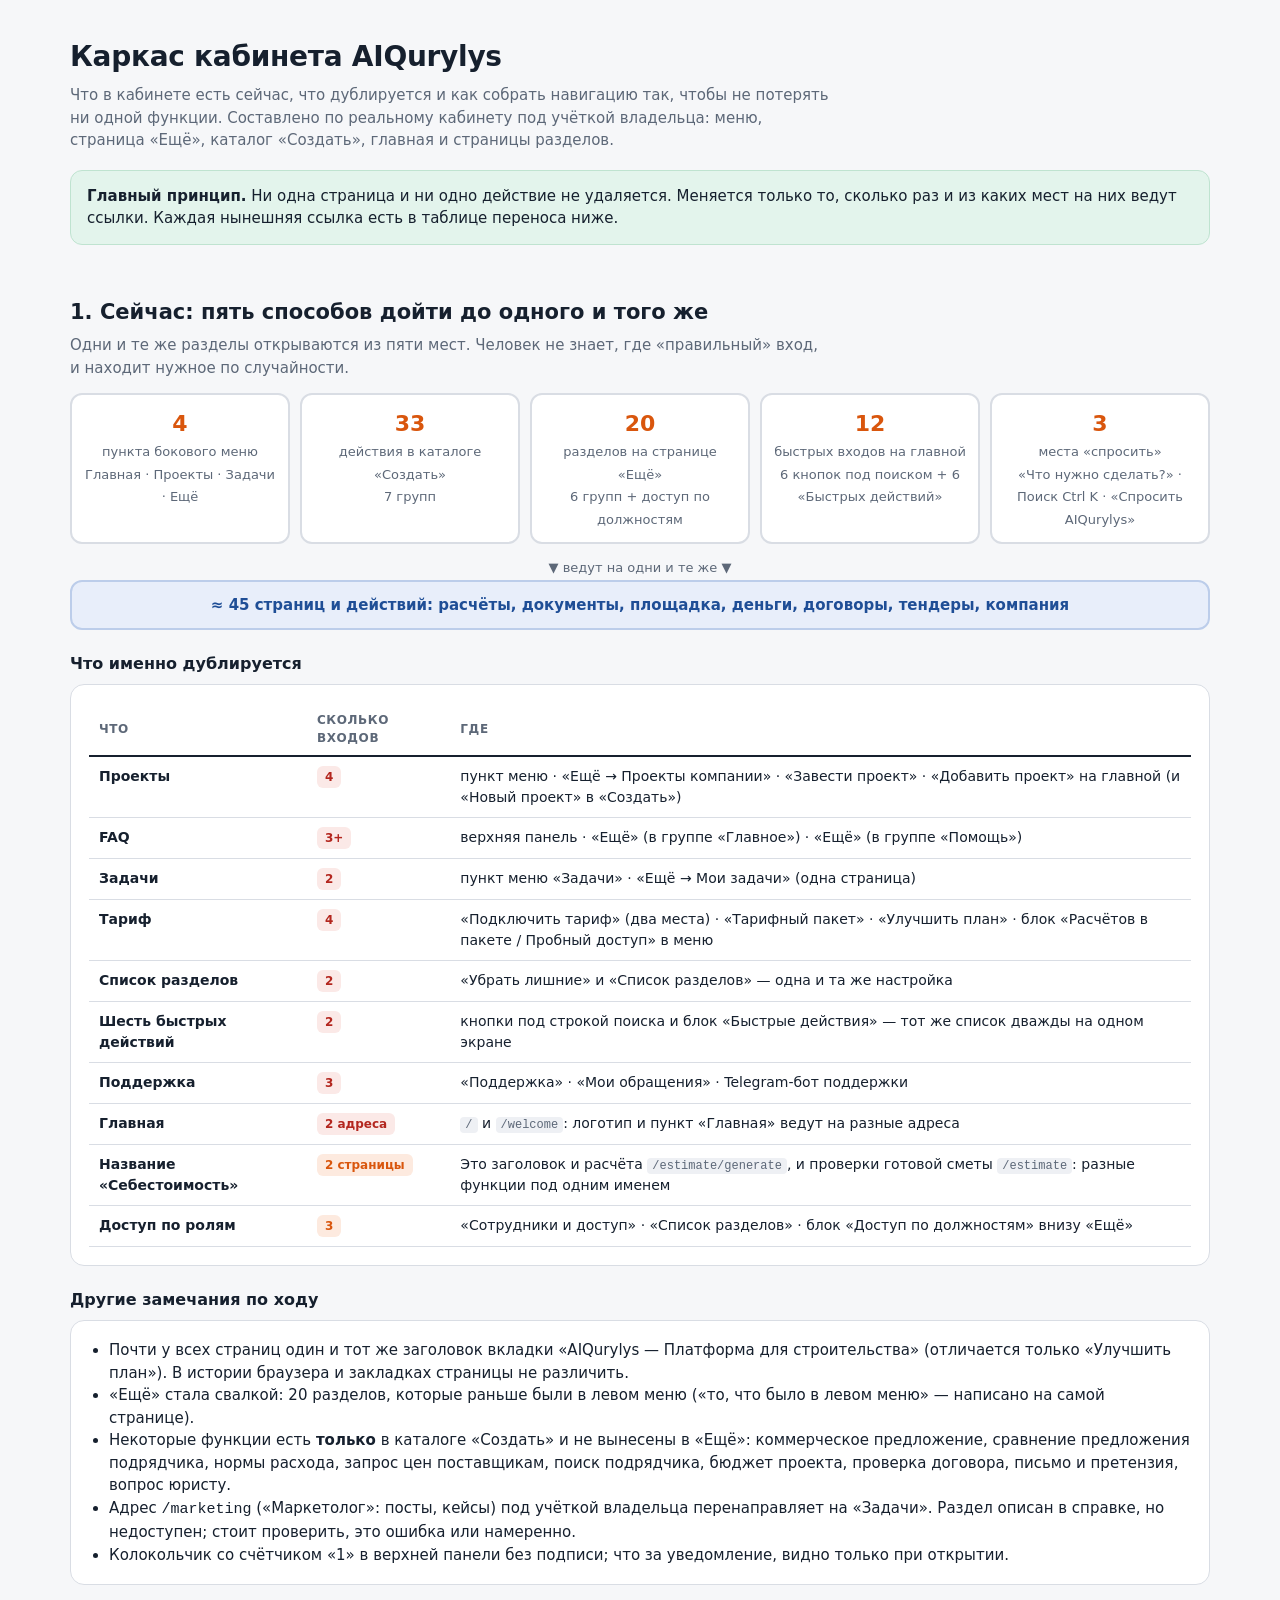
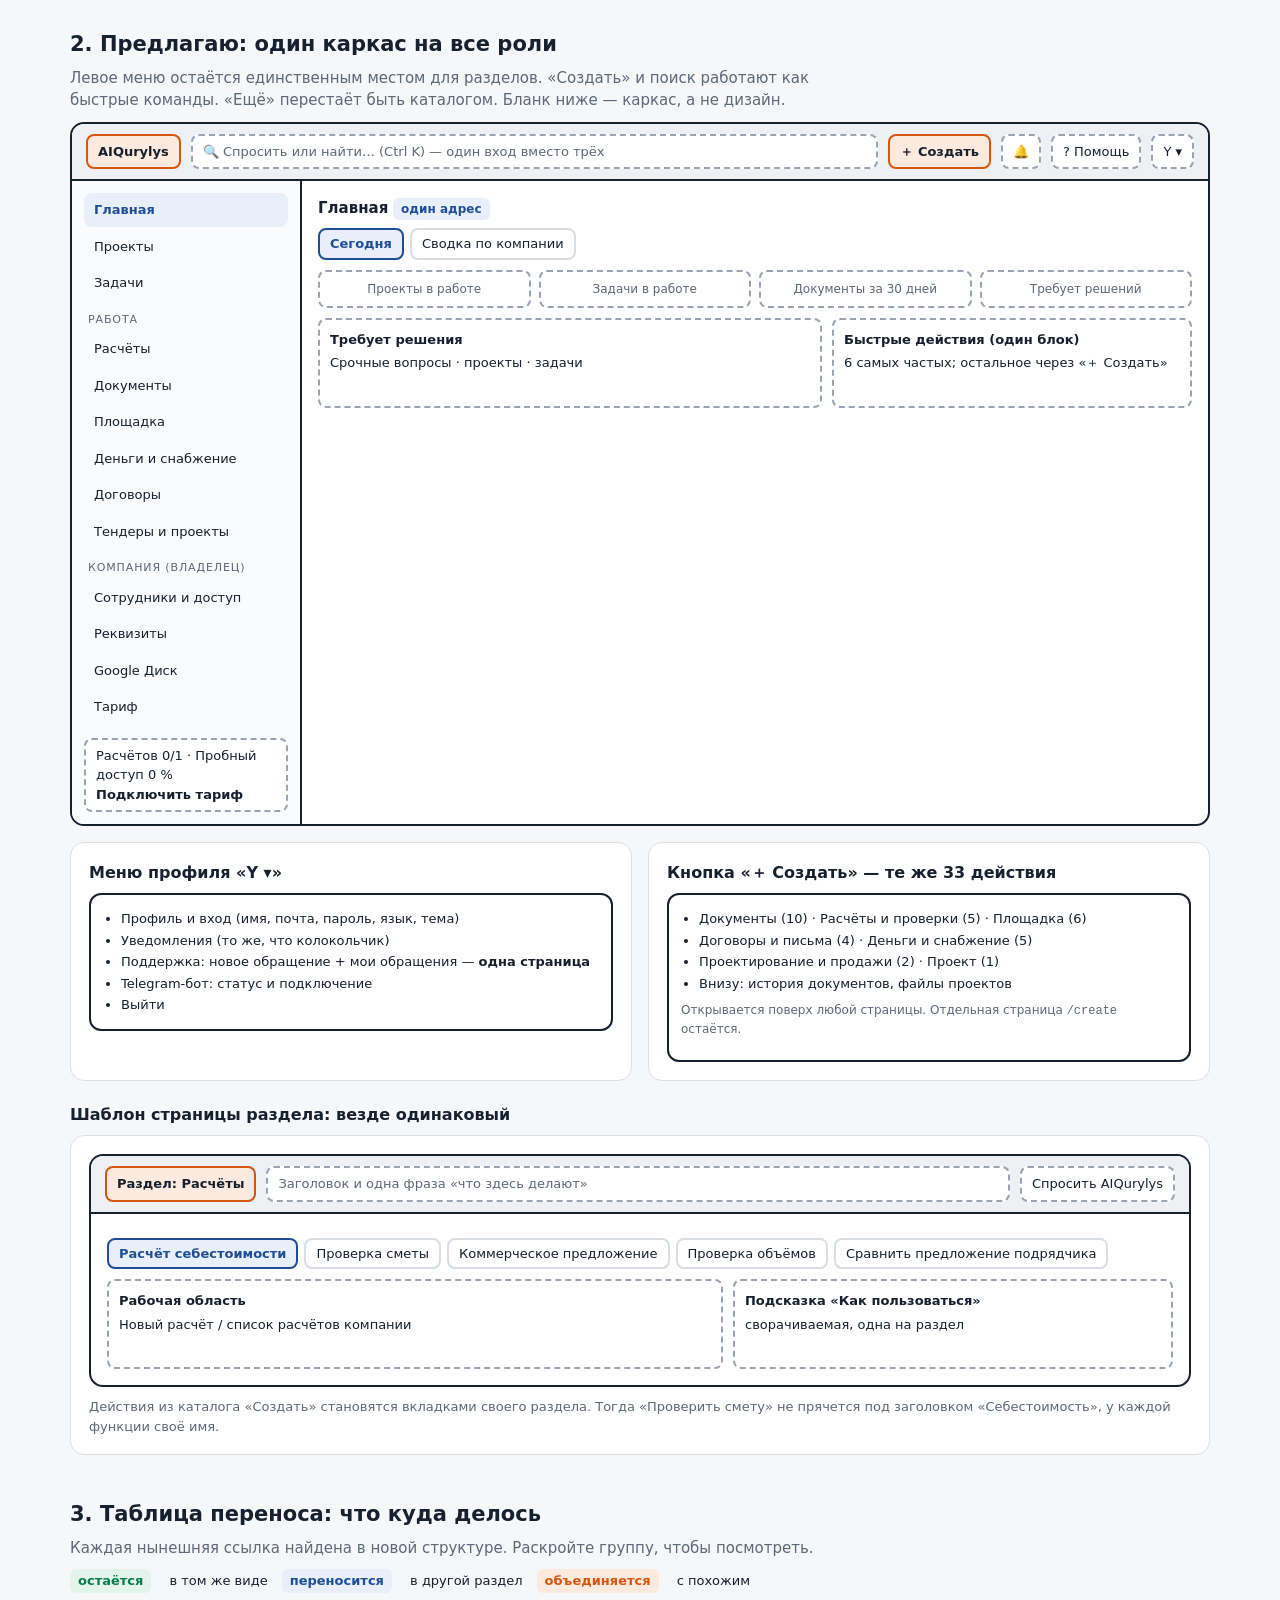
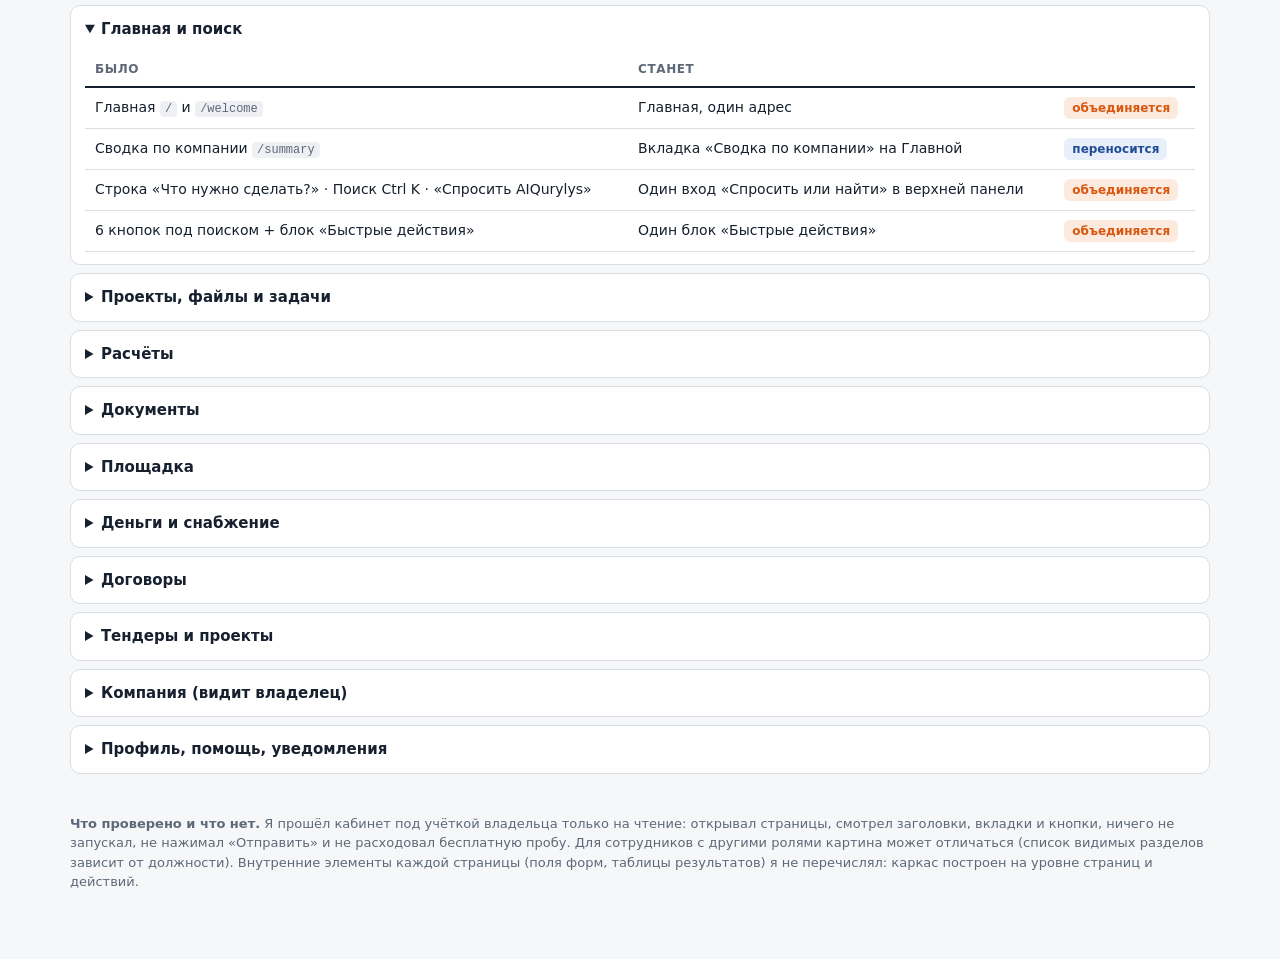
<file: cabinet-wireframe.html>
<!doctype html>
<html lang="ru">
<head>
<meta charset="utf-8">
<meta name="robots" content="noindex, nofollow">
<meta name="viewport" content="width=device-width, initial-scale=1">
<title>Каркас кабинета AIQurylys</title>
<style>
  :root { --ink:#16202e; --muted:#5d6878; --line:#d9dde4; --bg:#f6f7f9; --card:#fff; --blue:#1f4e96; --blue-soft:#e8eefa; --orange:#d9560d; --orange-soft:#fdeadf; --ok:#0f7a4d; --ok-soft:#e3f4ec; --red:#b3261e; --red-soft:#fbe9e7; }
  * { box-sizing: border-box; }
  body { margin:0; font:15px/1.5 "Segoe UI", system-ui, sans-serif; color:var(--ink); background:var(--bg); }
  .wrap { max-width:1180px; margin:0 auto; padding:0 20px 60px; }
  header { padding:36px 0 8px; }
  h1 { font-size:28px; margin:0 0 6px; letter-spacing:-.01em; }
  h2 { font-size:21px; margin:44px 0 6px; }
  h3 { font-size:16px; margin:0 0 8px; }
  p { margin:0 0 10px; }
  .sub { color:var(--muted); max-width:760px; }
  .principle { background:var(--ok-soft); border:1px solid #bfe3d0; border-radius:12px; padding:14px 16px; margin:18px 0 0; }
  .grid2 { display:grid; grid-template-columns:1fr 1fr; gap:16px; }
  @media (max-width:860px) { .grid2 { grid-template-columns:1fr; } }
  .card { background:var(--card); border:1px solid var(--line); border-radius:14px; padding:18px; }
  .tag { display:inline-block; font-size:12px; font-weight:600; padding:2px 8px; border-radius:6px; background:var(--blue-soft); color:var(--blue); }
  .tag.r { background:var(--red-soft); color:var(--red); } .tag.o { background:var(--orange-soft); color:var(--orange); } .tag.g { background:var(--ok-soft); color:var(--ok); }

  /* таблицы */
  table { width:100%; border-collapse:collapse; font-size:14px; }
  th { text-align:left; font-size:12px; letter-spacing:.05em; text-transform:uppercase; color:var(--muted); padding:8px 10px; border-bottom:2px solid var(--ink); }
  td { padding:9px 10px; border-bottom:1px solid var(--line); vertical-align:top; }
  td code, .u { font:12px/1.3 Consolas, monospace; color:var(--muted); background:#eef0f4; padding:1px 5px; border-radius:4px; white-space:nowrap; }
  .tw { overflow-x:auto; }

  /* схема: сейчас */
  .now { display:grid; grid-template-columns:repeat(5,1fr); gap:10px; margin:14px 0; }
  @media (max-width:860px) { .now { grid-template-columns:1fr 1fr; } }
  .entry { background:var(--card); border:2px solid var(--line); border-radius:12px; padding:12px; text-align:center; }
  .entry b { display:block; font-size:22px; color:var(--orange); }
  .entry span { font-size:13px; color:var(--muted); }
  .arrow { text-align:center; color:var(--muted); font-size:13px; margin:2px 0; }
  .sections { background:var(--blue-soft); border:2px solid #bccdea; border-radius:12px; padding:12px 14px; text-align:center; color:var(--blue); font-weight:600; }

  /* каркас: после */
  .shell { border:2px solid var(--ink); border-radius:14px; background:#fff; overflow:hidden; display:grid; grid-template-columns:230px 1fr; grid-template-rows:auto 1fr; min-height:560px; }
  .shell .top { grid-column:1 / 3; display:flex; gap:10px; align-items:center; padding:10px 14px; border-bottom:2px solid var(--ink); background:#eef0f4; }
  .box { border:2px dashed #9aa3b2; border-radius:8px; padding:6px 10px; font-size:13px; background:#fff; }
  .box.fill { background:var(--orange-soft); border-color:var(--orange); border-style:solid; font-weight:600; }
  .box.grow { flex:1; color:var(--muted); }
  .side { border-right:2px solid var(--ink); padding:12px; background:#fafbfc; font-size:13px; }
  .side .it { padding:7px 10px; border-radius:8px; margin-bottom:3px; display:flex; justify-content:space-between; gap:8px; }
  .side .it.on { background:var(--blue-soft); color:var(--blue); font-weight:700; }
  .side .grp { font-size:11px; letter-spacing:.08em; text-transform:uppercase; color:var(--muted); margin:12px 4px 4px; }
  .side .it small { color:var(--muted); }
  .main { padding:16px; }
  .kpis { display:grid; grid-template-columns:repeat(4,1fr); gap:8px; margin-bottom:10px; }
  .kpis div { border:2px dashed #9aa3b2; border-radius:8px; padding:8px; font-size:12px; color:var(--muted); text-align:center; }
  .two { display:grid; grid-template-columns:1.4fr 1fr; gap:10px; margin-top:10px; }
  .ph { border:2px dashed #9aa3b2; border-radius:8px; padding:10px; font-size:13px; min-height:90px; }
  .ph b { display:block; margin-bottom:4px; }
  @media (max-width:760px) { .shell { grid-template-columns:1fr; } .side { border-right:0; border-bottom:2px solid var(--ink); } .kpis { grid-template-columns:1fr 1fr; } .two { grid-template-columns:1fr; } }

  .tabs { display:flex; gap:6px; flex-wrap:wrap; margin:8px 0 10px; }
  .tabs span { border:2px solid var(--line); border-radius:8px; padding:4px 10px; font-size:13px; background:#fff; }
  .tabs span.on { border-color:var(--blue); color:var(--blue); font-weight:700; background:var(--blue-soft); }
  .menu { position:relative; border:2px solid var(--ink); border-radius:12px; background:#fff; padding:12px; font-size:13px; }
  .menu ul { margin:0; padding-left:18px; }
  .menu li { margin:2px 0; }
  details { border:1px solid var(--line); border-radius:10px; background:#fff; margin-bottom:8px; }
  summary { cursor:pointer; padding:12px 14px; font-weight:700; }
  details .tw { padding:0 14px 12px; }
  .legend span { margin-right:14px; font-size:13px; }
  footer { margin-top:40px; color:var(--muted); font-size:13px; }
</style>
</head>
<body>
<div class="wrap">

<header>
  <h1>Каркас кабинета AIQurylys</h1>
  <p class="sub">Что в кабинете есть сейчас, что дублируется и как собрать навигацию так, чтобы не потерять ни одной функции. Составлено по реальному кабинету под учёткой владельца: меню, страница «Ещё», каталог «Создать», главная и страницы разделов.</p>
  <div class="principle"><b>Главный принцип.</b> Ни одна страница и ни одно действие не удаляется. Меняется только то, сколько раз и из каких мест на них ведут ссылки. Каждая нынешняя ссылка есть в таблице переноса ниже.</div>
</header>

<h2>1. Сейчас: пять способов дойти до одного и того же</h2>
<p class="sub">Одни и те же разделы открываются из пяти мест. Человек не знает, где «правильный» вход, и находит нужное по случайности.</p>
<div class="now">
  <div class="entry"><b>4</b><span>пункта бокового меню<br>Главная · Проекты · Задачи · Ещё</span></div>
  <div class="entry"><b>33</b><span>действия в каталоге «Создать»<br>7 групп</span></div>
  <div class="entry"><b>20</b><span>разделов на странице «Ещё»<br>6 групп + доступ по должностям</span></div>
  <div class="entry"><b>12</b><span>быстрых входов на главной<br>6 кнопок под поиском + 6 «Быстрых действий»</span></div>
  <div class="entry"><b>3</b><span>места «спросить»<br>«Что нужно сделать?» · Поиск Ctrl K · «Спросить AIQurylys»</span></div>
</div>
<div class="arrow">▼ ведут на одни и те же ▼</div>
<div class="sections">≈ 45 страниц и действий: расчёты, документы, площадка, деньги, договоры, тендеры, компания</div>

<h3 style="margin-top:22px">Что именно дублируется</h3>
<div class="card tw">
<table>
  <tr><th>Что</th><th>Сколько входов</th><th>Где</th></tr>
  <tr><td><b>Проекты</b></td><td><span class="tag r">4</span></td><td>пункт меню · «Ещё → Проекты компании» · «Завести проект» · «Добавить проект» на главной (и «Новый проект» в «Создать»)</td></tr>
  <tr><td><b>FAQ</b></td><td><span class="tag r">3+</span></td><td>верхняя панель · «Ещё» (в группе «Главное») · «Ещё» (в группе «Помощь»)</td></tr>
  <tr><td><b>Задачи</b></td><td><span class="tag r">2</span></td><td>пункт меню «Задачи» · «Ещё → Мои задачи» (одна страница)</td></tr>
  <tr><td><b>Тариф</b></td><td><span class="tag r">4</span></td><td>«Подключить тариф» (два места) · «Тарифный пакет» · «Улучшить план» · блок «Расчётов в пакете / Пробный доступ» в меню</td></tr>
  <tr><td><b>Список разделов</b></td><td><span class="tag r">2</span></td><td>«Убрать лишние» и «Список разделов» — одна и та же настройка</td></tr>
  <tr><td><b>Шесть быстрых действий</b></td><td><span class="tag r">2</span></td><td>кнопки под строкой поиска и блок «Быстрые действия» — тот же список дважды на одном экране</td></tr>
  <tr><td><b>Поддержка</b></td><td><span class="tag r">3</span></td><td>«Поддержка» · «Мои обращения» · Telegram-бот поддержки</td></tr>
  <tr><td><b>Главная</b></td><td><span class="tag r">2 адреса</span></td><td><code>/</code> и <code>/welcome</code>: логотип и пункт «Главная» ведут на разные адреса</td></tr>
  <tr><td><b>Название «Себестоимость»</b></td><td><span class="tag o">2 страницы</span></td><td>Это заголовок и расчёта <code>/estimate/generate</code>, и проверки готовой сметы <code>/estimate</code>: разные функции под одним именем</td></tr>
  <tr><td><b>Доступ по ролям</b></td><td><span class="tag o">3</span></td><td>«Сотрудники и доступ» · «Список разделов» · блок «Доступ по должностям» внизу «Ещё»</td></tr>
</table>
</div>

<h3 style="margin-top:22px">Другие замечания по ходу</h3>
<div class="card">
  <ul style="margin:0;padding-left:20px">
    <li>Почти у всех страниц один и тот же заголовок вкладки «AIQurylys — Платформа для строительства» (отличается только «Улучшить план»). В истории браузера и закладках страницы не различить.</li>
    <li>«Ещё» стала свалкой: 20 разделов, которые раньше были в левом меню («то, что было в левом меню» — написано на самой странице).</li>
    <li>Некоторые функции есть <b>только</b> в каталоге «Создать» и не вынесены в «Ещё»: коммерческое предложение, сравнение предложения подрядчика, нормы расхода, запрос цен поставщикам, поиск подрядчика, бюджет проекта, проверка договора, письмо и претензия, вопрос юристу.</li>
    <li>Адрес <code>/marketing</code> («Маркетолог»: посты, кейсы) под учёткой владельца перенаправляет на «Задачи». Раздел описан в справке, но недоступен; стоит проверить, это ошибка или намеренно.</li>
    <li>Колокольчик со счётчиком «1» в верхней панели без подписи; что за уведомление, видно только при открытии.</li>
  </ul>
</div>

<h2>2. Предлагаю: один каркас на все роли</h2>
<p class="sub">Левое меню остаётся единственным местом для разделов. «Создать» и поиск работают как быстрые команды. «Ещё» перестаёт быть каталогом. Бланк ниже — каркас, а не дизайн.</p>

<div class="shell">
  <div class="top">
    <div class="box fill">AIQurylys</div>
    <div class="box grow">🔍 Спросить или найти… (Ctrl K) — один вход вместо трёх</div>
    <div class="box fill">＋ Создать</div>
    <div class="box">🔔</div>
    <div class="box">? Помощь</div>
    <div class="box">Y ▾</div>
  </div>
  <div class="side">
    <div class="it on">Главная</div>
    <div class="it">Проекты</div>
    <div class="it">Задачи</div>
    <div class="grp">Работа</div>
    <div class="it">Расчёты</div>
    <div class="it">Документы</div>
    <div class="it">Площадка</div>
    <div class="it">Деньги и снабжение</div>
    <div class="it">Договоры</div>
    <div class="it">Тендеры и проекты</div>
    <div class="grp">Компания (владелец)</div>
    <div class="it">Сотрудники и доступ</div>
    <div class="it">Реквизиты</div>
    <div class="it">Google Диск</div>
    <div class="it">Тариф</div>
    <div class="box" style="margin-top:14px">Расчётов 0/1 · Пробный доступ 0 %<br><b>Подключить тариф</b></div>
  </div>
  <div class="main">
    <b>Главная</b> <span class="tag">один адрес</span>
    <div class="tabs"><span class="on">Сегодня</span><span>Сводка по компании</span></div>
    <div class="kpis"><div>Проекты в работе</div><div>Задачи в работе</div><div>Документы за 30 дней</div><div>Требует решений</div></div>
    <div class="two">
      <div class="ph"><b>Требует решения</b>Срочные вопросы · проекты · задачи</div>
      <div class="ph"><b>Быстрые действия (один блок)</b>6 самых частых; остальное через «＋ Создать»</div>
    </div>
  </div>
</div>

<div class="grid2" style="margin-top:16px">
  <div class="card">
    <h3>Меню профиля «Y ▾»</h3>
    <div class="menu"><ul>
      <li>Профиль и вход (имя, почта, пароль, язык, тема)</li>
      <li>Уведомления (то же, что колокольчик)</li>
      <li>Поддержка: новое обращение + мои обращения — <b>одна страница</b></li>
      <li>Telegram-бот: статус и подключение</li>
      <li>Выйти</li>
    </ul></div>
  </div>
  <div class="card">
    <h3>Кнопка «＋ Создать» — те же 33 действия</h3>
    <div class="menu"><ul>
      <li>Документы (10) · Расчёты и проверки (5) · Площадка (6)</li>
      <li>Договоры и письма (4) · Деньги и снабжение (5)</li>
      <li>Проектирование и продажи (2) · Проект (1)</li>
      <li>Внизу: история документов, файлы проектов</li>
    </ul>
    <p style="margin-top:8px;font-size:12px;color:var(--muted)">Открывается поверх любой страницы. Отдельная страница <code>/create</code> остаётся.</p></div>
  </div>
</div>

<h3 style="margin-top:22px">Шаблон страницы раздела: везде одинаковый</h3>
<div class="card">
  <div class="shell" style="min-height:0;grid-template-columns:1fr">
    <div class="top"><div class="box fill">Раздел: Расчёты</div><div class="box grow">Заголовок и одна фраза «что здесь делают»</div><div class="box">Спросить AIQurylys</div></div>
    <div class="main">
      <div class="tabs"><span class="on">Расчёт себестоимости</span><span>Проверка сметы</span><span>Коммерческое предложение</span><span>Проверка объёмов</span><span>Сравнить предложение подрядчика</span></div>
      <div class="two"><div class="ph"><b>Рабочая область</b>Новый расчёт / список расчётов компании</div><div class="ph"><b>Подсказка «Как пользоваться»</b>сворачиваемая, одна на раздел</div></div>
    </div>
  </div>
  <p style="margin:10px 0 0;font-size:13px;color:var(--muted)">Действия из каталога «Создать» становятся вкладками своего раздела. Тогда «Проверить смету» не прячется под заголовком «Себестоимость», у каждой функции своё имя.</p>
</div>

<h2>3. Таблица переноса: что куда делось</h2>
<p class="sub">Каждая нынешняя ссылка найдена в новой структуре. Раскройте группу, чтобы посмотреть.</p>
<div class="legend"><span><span class="tag g">остаётся</span> в том же виде</span><span><span class="tag">переносится</span> в другой раздел</span><span><span class="tag o">объединяется</span> с похожим</span></div>
<div style="margin-top:12px">

<details open><summary>Главная и поиск</summary><div class="tw"><table>
<tr><th>Было</th><th>Станет</th><th></th></tr>
<tr><td>Главная <code>/</code> и <code>/welcome</code></td><td>Главная, один адрес</td><td><span class="tag o">объединяется</span></td></tr>
<tr><td>Сводка по компании <code>/summary</code></td><td>Вкладка «Сводка по компании» на Главной</td><td><span class="tag">переносится</span></td></tr>
<tr><td>Строка «Что нужно сделать?» · Поиск Ctrl K · «Спросить AIQurylys»</td><td>Один вход «Спросить или найти» в верхней панели</td><td><span class="tag o">объединяется</span></td></tr>
<tr><td>6 кнопок под поиском + блок «Быстрые действия»</td><td>Один блок «Быстрые действия»</td><td><span class="tag o">объединяется</span></td></tr>
</table></div></details>

<details><summary>Проекты, файлы и задачи</summary><div class="tw"><table>
<tr><th>Было</th><th>Станет</th><th></th></tr>
<tr><td>Проекты <code>/projects</code> · «Проекты компании» · «Завести проект» · «Добавить проект» <code>/projects?new=1</code></td><td>Проекты, кнопка «Новый проект» в одном месте</td><td><span class="tag o">объединяется</span></td></tr>
<tr><td>Файлы проекта <code>/documents/files</code></td><td>Вкладка «Файлы» внутри Проектов (адрес остаётся)</td><td><span class="tag">переносится</span></td></tr>
<tr><td>Задачи <code>/my</code> · «Мои задачи» · «Выдать задание» <code>/my?t=issued&amp;issue=1</code></td><td>Задачи, вкладки «Мои» и «Выданные»</td><td><span class="tag o">объединяется</span></td></tr>
</table></div></details>

<details><summary>Расчёты</summary><div class="tw"><table>
<tr><th>Было</th><th>Станет</th><th></th></tr>
<tr><td>Расчёт себестоимости <code>/estimate/generate</code></td><td>Расчёты → вкладка «Расчёт себестоимости»</td><td><span class="tag g">остаётся</span></td></tr>
<tr><td>Проверить смету <code>/estimate</code> (заголовок «Себестоимость»)</td><td>Расчёты → вкладка «Проверка сметы» (переименован заголовок)</td><td><span class="tag">переносится</span></td></tr>
<tr><td>Коммерческое предложение <code>/estimate/offers</code></td><td>Расчёты → вкладка «Коммерческое предложение»</td><td><span class="tag">переносится</span></td></tr>
<tr><td>Проверка объёмов <code>/volume-check</code> · Проверить акт подрядчика</td><td>Расчёты → вкладка «Проверка объёмов»</td><td><span class="tag">переносится</span></td></tr>
<tr><td>Сравнить предложение подрядчика <code>/volume-check/offer</code></td><td>Расчёты → вкладка «Проверка объёмов», режим «КП»</td><td><span class="tag">переносится</span></td></tr>
</table></div></details>

<details><summary>Документы</summary><div class="tw"><table>
<tr><th>Было</th><th>Станет</th><th></th></tr>
<tr><td>Документооборот <code>/documents</code>: 9 быстрых видов (2В, Р-1, пакет в Excel, скрытые работы, пакет скрытых, приёмка, схема площадей, дефектный, простой) и «Все виды» (140)</td><td>Документы, без изменений</td><td><span class="tag g">остаётся</span></td></tr>
<tr><td>История документов <code>/documents?view=made</code></td><td>Документы → вкладка «Сделанные»</td><td><span class="tag g">остаётся</span></td></tr>
</table></div></details>

<details><summary>Площадка</summary><div class="tw"><table>
<tr><th>Было</th><th>Станет</th><th></th></tr>
<tr><td>Начальник участка <code>/site-chief/workspace</code> · График работ и «Выдать работы» <code>/site-chief</code></td><td>Площадка → «Начальник участка» (сегодня, график, выдача работ)</td><td><span class="tag">переносится</span></td></tr>
<tr><td>Прораб/Мастер <code>/master</code> · Внести объём за день · Отчёт · Наряд-задание</td><td>Площадка → «Прораб/Мастер»</td><td><span class="tag g">остаётся</span></td></tr>
<tr><td>Нормы расхода материалов <code>/master/materials</code></td><td>Площадка → вкладка «Нормы расхода»</td><td><span class="tag">переносится</span></td></tr>
<tr><td>Реестр техники <code>/equipment</code></td><td>Площадка → «Техника»</td><td><span class="tag">переносится</span></td></tr>
</table></div></details>

<details><summary>Деньги и снабжение</summary><div class="tw"><table>
<tr><th>Было</th><th>Станет</th><th></th></tr>
<tr><td>Финансовый отчёт <code>/finance</code></td><td>Деньги → вкладка «Отчёт»</td><td><span class="tag g">остаётся</span></td></tr>
<tr><td>Бюджет проекта <code>/finance/budget</code></td><td>Деньги → вкладка «Бюджет»</td><td><span class="tag">переносится</span></td></tr>
<tr><td>Снабженец <code>/supplier/panel</code> · Узнать цену <code>/supplier</code> · Запрос цен поставщикам <code>/supplier/outreach</code></td><td>Снабжение → вкладки «Сегодня», «Цена материала», «Запросы поставщикам»</td><td><span class="tag">переносится</span></td></tr>
<tr><td>Найти подрядчика <code>/subcontractors</code></td><td>Снабжение → вкладка «Подрядчики»</td><td><span class="tag">переносится</span></td></tr>
</table></div></details>

<details><summary>Договоры</summary><div class="tw"><table>
<tr><th>Было</th><th>Станет</th><th></th></tr>
<tr><td>Юрист <code>/legal</code> · Проверить договор <code>/legal/review</code> · Письмо или претензия <code>/legal/letter</code> · Вопрос юристу <code>/legal/chat</code></td><td>Договоры → вкладки «Договоры», «Проверка», «Письма и претензии», «Вопрос юристу»</td><td><span class="tag g">остаётся</span></td></tr>
</table></div></details>

<details><summary>Тендеры и проекты</summary><div class="tw"><table>
<tr><th>Было</th><th>Станет</th><th></th></tr>
<tr><td>Тендеры <code>/marketing/tender</code> · Паспорт <code>/marketing/tender/passport</code> · Спрос <code>/marketing/demand</code></td><td>Тендеры → вкладки «Лента», «Паспорт», «Спрос»</td><td><span class="tag g">остаётся</span></td></tr>
<tr><td>Архитектор <code>/architect</code> · Генплан участка</td><td>Тендеры и проекты → «Концепт проекта»</td><td><span class="tag">переносится</span></td></tr>
<tr><td>Маркетолог <code>/marketing</code></td><td>Проверить доступ: сейчас у владельца перенаправляет на «Задачи»</td><td><span class="tag r">уточнить</span></td></tr>
</table></div></details>

<details><summary>Компания (видит владелец)</summary><div class="tw"><table>
<tr><th>Было</th><th>Станет</th><th></th></tr>
<tr><td>Реквизиты <code>/settings/company</code> · паспорт компании · договоры</td><td>Компания → Реквизиты</td><td><span class="tag g">остаётся</span></td></tr>
<tr><td>Сотрудники и доступ <code>/team</code> · Список разделов <code>/settings?tab=menu</code> («Убрать лишние») · блок «Доступ по должностям» со страницы «Ещё»</td><td>Компания → Сотрудники и доступ, одна страница с тремя вкладками</td><td><span class="tag o">объединяется</span></td></tr>
<tr><td>Google Диск <code>/settings/drive</code></td><td>Компания → Google Диск</td><td><span class="tag g">остаётся</span></td></tr>
<tr><td>Тарифный пакет <code>/usage</code> · Улучшить план <code>/upgrade</code> · «Подключить тариф» · блок «Расчётов в пакете»</td><td>Компания → Тариф: вкладки «Мой пакет» и «Улучшить», один блок-ссылка в меню</td><td><span class="tag o">объединяется</span></td></tr>
</table></div></details>

<details><summary>Профиль, помощь, уведомления</summary><div class="tw"><table>
<tr><th>Было</th><th>Станет</th><th></th></tr>
<tr><td>Профиль и вход <code>/settings</code> (пароль, язык, тема, «Показать инструкции заново», «Подключить другой Telegram»)</td><td>Меню профиля → Профиль и вход</td><td><span class="tag">переносится</span></td></tr>
<tr><td>Уведомления <code>/settings?tab=notifications</code> + колокольчик</td><td>Колокольчик и «Уведомления» в меню профиля</td><td><span class="tag o">объединяется</span></td></tr>
<tr><td>Поддержка <code>/support</code> · Мои обращения <code>/settings?tab=requests</code></td><td>Меню профиля → Поддержка, одна страница</td><td><span class="tag o">объединяется</span></td></tr>
<tr><td>Telegram-бот</td><td>Меню профиля → Telegram-бот</td><td><span class="tag">переносится</span></td></tr>
<tr><td>FAQ <code>/handbook</code>, 3 входа</td><td>Кнопка «? Помощь» в верхней панели, один вход</td><td><span class="tag o">объединяется</span></td></tr>
<tr><td>Страница «Ещё» <code>/more</code></td><td>Сворачивается в меню; её список «Доступ по должностям» переезжает в «Сотрудники и доступ»</td><td><span class="tag o">объединяется</span></td></tr>
<tr><td>Каталог «Создать» <code>/create</code> (33 действия)</td><td>Кнопка «＋ Создать» в верхней панели; страница остаётся</td><td><span class="tag g">остаётся</span></td></tr>
</table></div></details>

</div>

<footer>
  <p><b>Что проверено и что нет.</b> Я прошёл кабинет под учёткой владельца только на чтение: открывал страницы, смотрел заголовки, вкладки и кнопки, ничего не запускал, не нажимал «Отправить» и не расходовал бесплатную пробу. Для сотрудников с другими ролями картина может отличаться (список видимых разделов зависит от должности). Внутренние элементы каждой страницы (поля форм, таблицы результатов) я не перечислял: каркас построен на уровне страниц и действий.</p>
</footer>
</div>
</body>
</html>
</file>
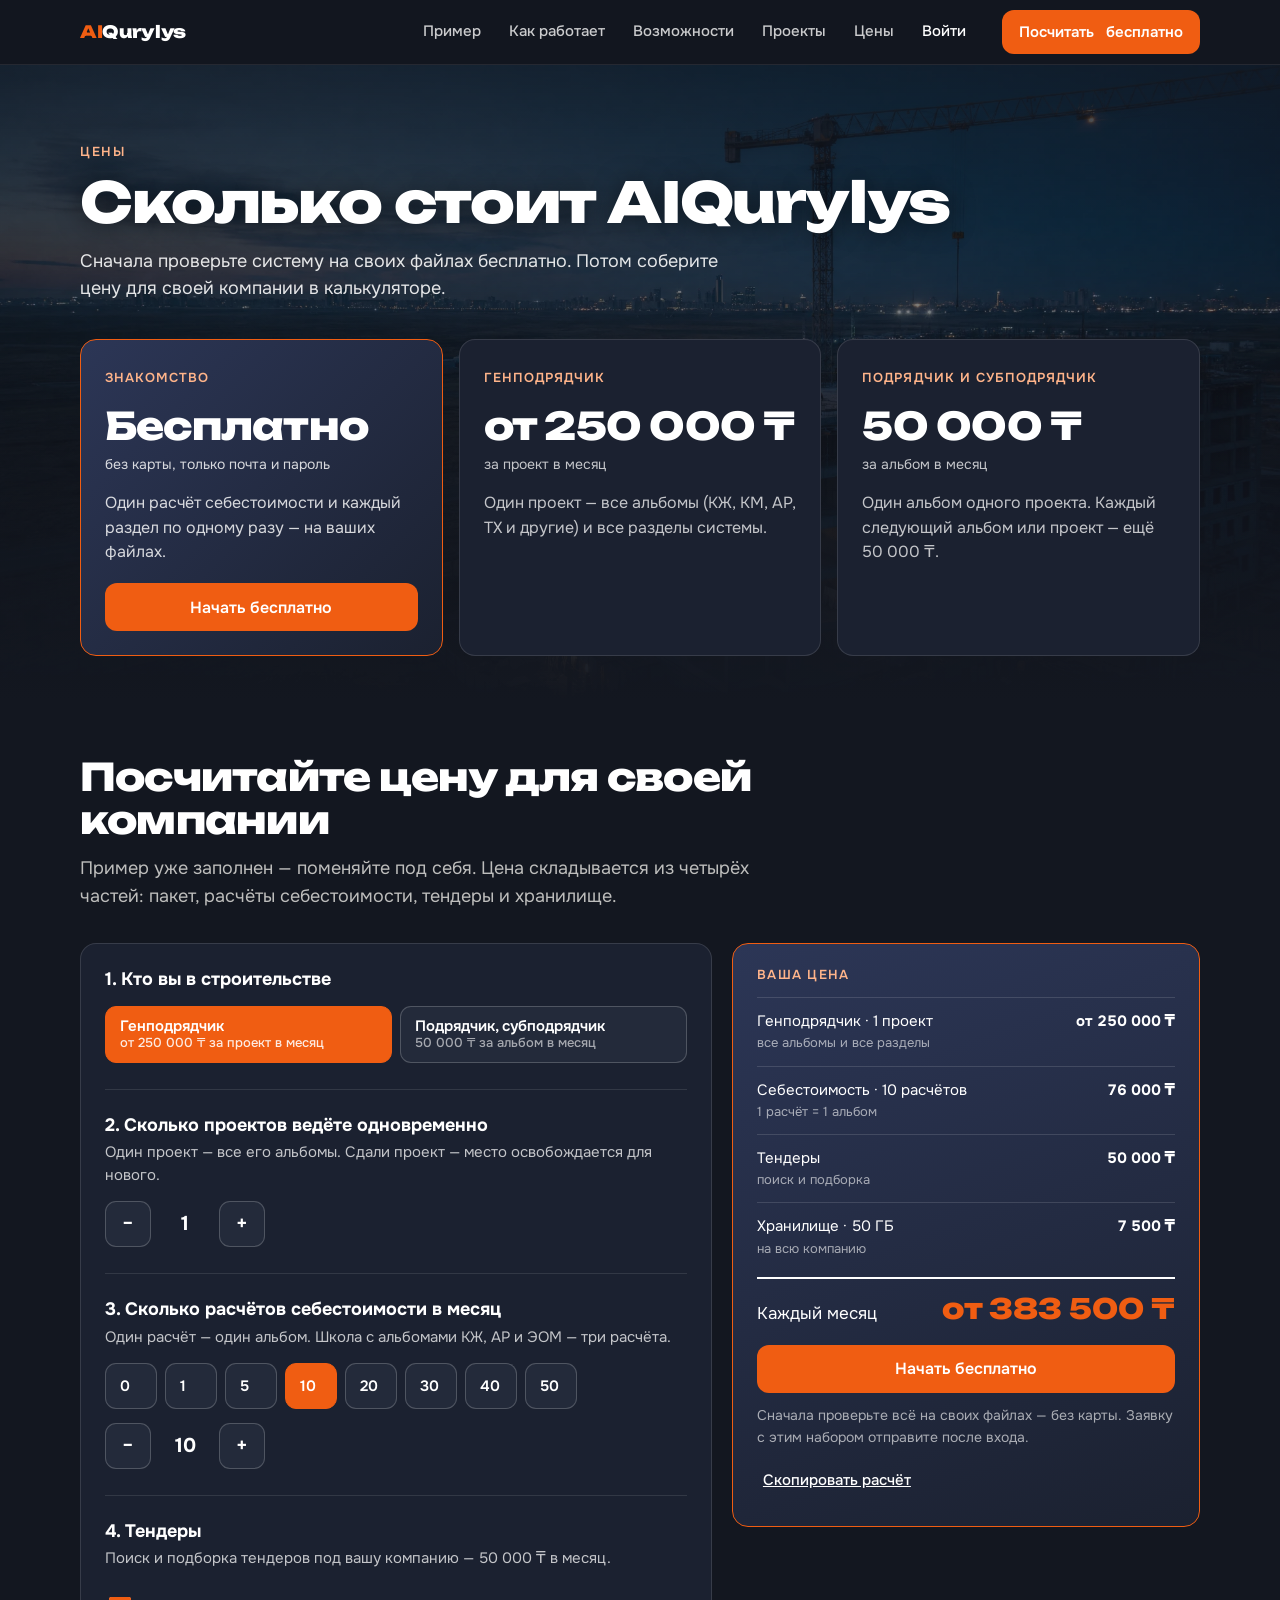
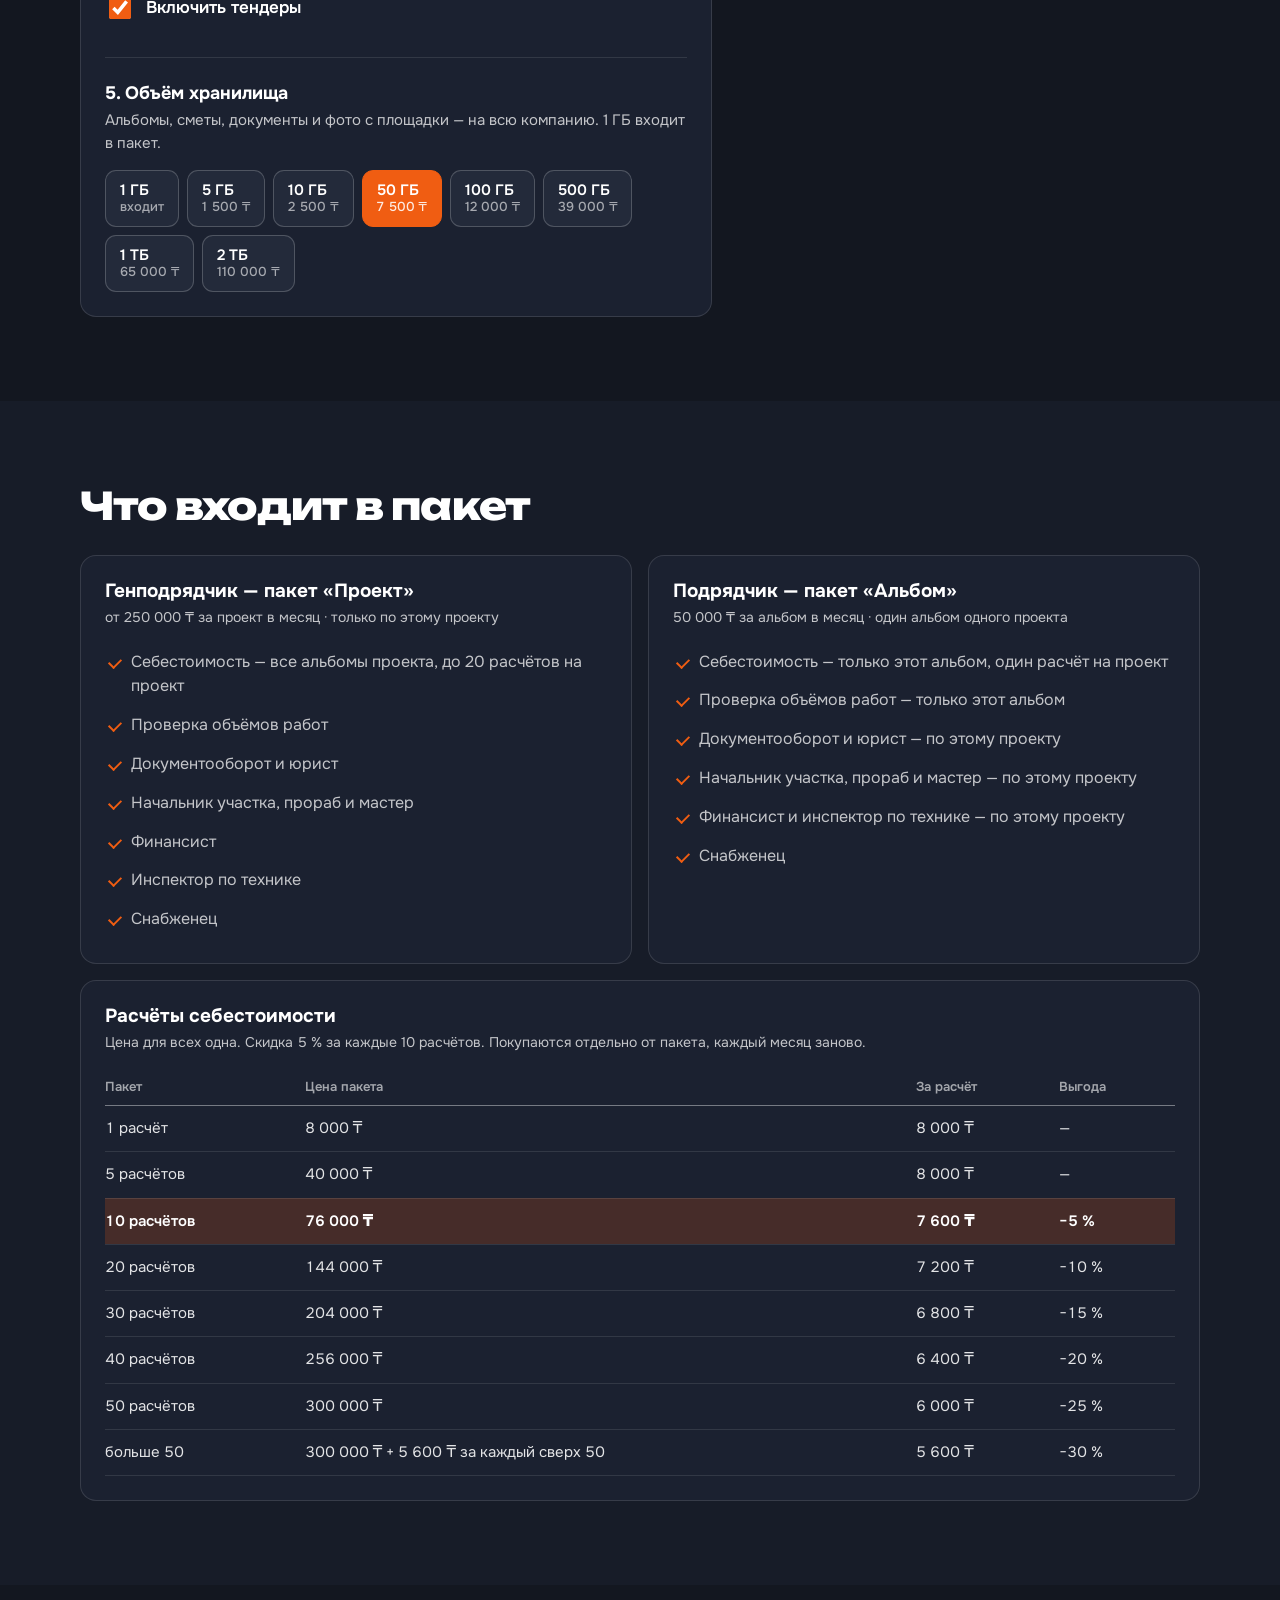
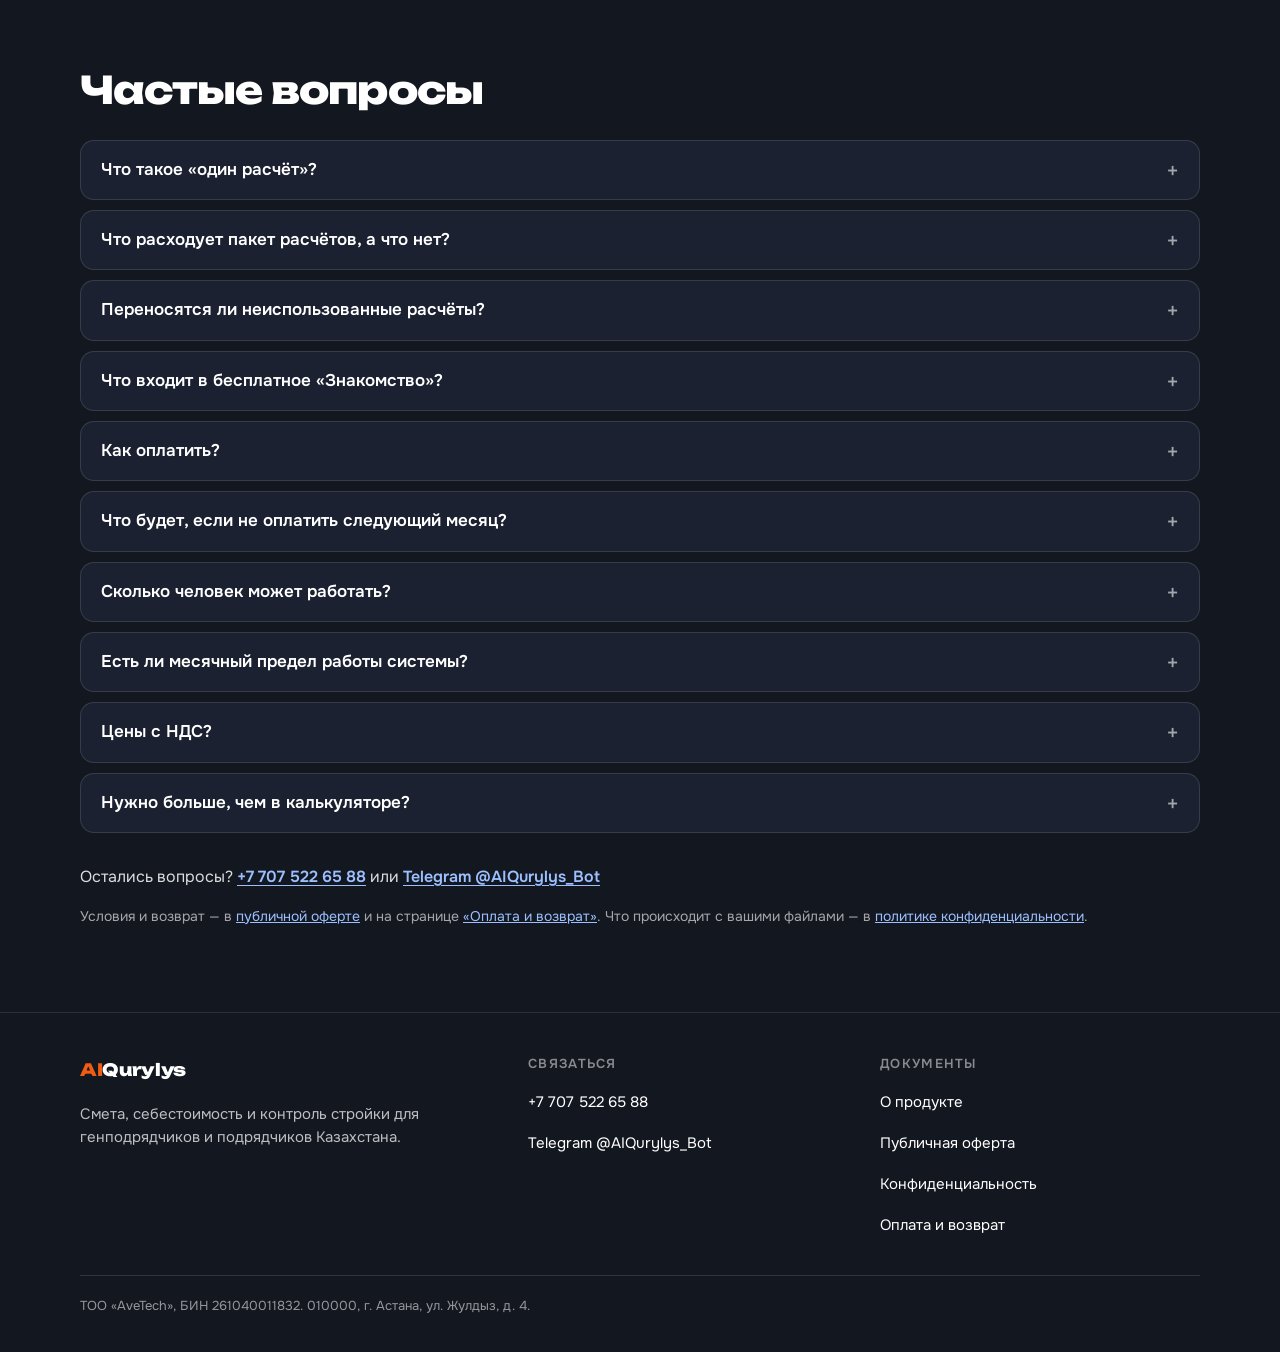
<file: pricing.html>
<!doctype html>
<html lang="ru">
<head>
<meta charset="utf-8">
<meta name="viewport" content="width=device-width, initial-scale=1">
<title>Цены — AIQurylys</title>
<meta name="description" content="Сколько стоит AIQurylys: бесплатное знакомство, генподрядчику от 250 000 ₸ за проект, подрядчику 50 000 ₸ за альбом. Калькулятор цены для вашей компании.">
<meta name="theme-color" content="#131720">
<meta property="og:type" content="website">
<meta property="og:title" content="Цены — AIQurylys">
<meta property="og:description" content="Бесплатное знакомство и калькулятор цены для вашей компании.">
<link rel="icon" href="img/icon.svg" type="image/svg+xml">
<link rel="preconnect" href="https://fonts.googleapis.com">
<link rel="preconnect" href="https://fonts.gstatic.com" crossorigin>
<link href="https://fonts.googleapis.com/css2?family=Onest:wght@400;500;600;700&family=Unbounded:wght@700;800&display=swap" rel="stylesheet">
<link rel="stylesheet" href="css/style.css?v=17">
</head>
<body class="pricing">

<nav class="nav" id="nav">
  <div class="wrap nav__in">
    <a class="logo" href="index.html"><b>AI</b>Qurylys</a>
    <div class="nav__links" id="menu">
      <a href="index.html#example">Пример</a>
      <a href="index.html#how">Как работает</a>
      <a href="index.html#features">Возможности</a>
      <a href="index.html#projects">Проекты</a>
      <a href="pricing.html" aria-current="page">Цены</a>
      <a class="nav__login" href="proto-v02/app/?welcome=0">Войти</a>
    </div>
    <a class="btn btn--primary btn--sm nav__cta" href="proto-v02/app/?welcome=1">Посчитать<span>&nbsp;бесплатно</span></a>
    <button class="burger" id="burger" type="button" aria-label="Меню" aria-expanded="false" aria-controls="menu"><span></span></button>
  </div>
</nav>

<main>

<section class="page-head">
  <div class="wrap">
    <p class="eyebrow">Цены</p>
    <h1>Сколько стоит AIQurylys</h1>
    <p class="lead">Сначала проверьте систему на своих файлах бесплатно. Потом соберите цену для своей компании в калькуляторе.</p>

    <div class="plans">
      <div class="plan plan--free">
        <small>Знакомство</small>
        <b>Бесплатно</b>
        <i>без карты, только почта и пароль</i>
        <p>Один расчёт себестоимости и каждый раздел по одному разу — на ваших файлах.</p>
        <a class="btn btn--primary btn--wide" style="margin-top:18px" href="proto-v02/app/?welcome=1">Начать бесплатно</a>
      </div>
      <div class="plan">
        <small>Генподрядчик</small>
        <b>от 250 000 ₸</b>
        <i>за проект в месяц</i>
        <p>Один проект — все альбомы (КЖ, КМ, АР, ТХ и другие) и все разделы системы.</p>
      </div>
      <div class="plan">
        <small>Подрядчик и субподрядчик</small>
        <b>50 000 ₸</b>
        <i>за альбом в месяц</i>
        <p>Один альбом одного проекта. Каждый следующий альбом или проект — ещё 50 000 ₸.</p>
      </div>
    </div>
  </div>
</section>

<section class="sec" id="calc" style="padding-top:56px">
  <div class="wrap">
    <h2 class="h2">Посчитайте цену для своей компании</h2>
    <p class="lead">Пример уже заполнен — поменяйте под себя. Цена складывается из четырёх частей: пакет, расчёты себестоимости, тендеры и хранилище.</p>

    <div class="calc">
      <div class="panel">
        <div class="field">
          <h3>1. Кто вы в строительстве</h3>
          <div class="opts opts--2" id="role">
            <button class="opt" type="button" data-v="gc" aria-pressed="true">Генподрядчик<small>от 250 000 ₸ за проект в месяц</small></button>
            <button class="opt" type="button" data-v="sub" aria-pressed="false">Подрядчик, субподрядчик<small>50 000 ₸ за альбом в месяц</small></button>
          </div>
        </div>

        <div class="field">
          <h3 id="units-title">2. Сколько проектов ведёте одновременно</h3>
          <p id="units-hint">Один проект — все его альбомы. Сдали проект — место освобождается для нового.</p>
          <div class="stepper" data-step="units">
            <button type="button" data-d="-1" aria-label="Меньше">−</button>
            <output id="units-out">1</output>
            <button type="button" data-d="1" aria-label="Больше">+</button>
          </div>
        </div>

        <div class="field">
          <h3>3. Сколько расчётов себестоимости в месяц</h3>
          <p>Один расчёт — один альбом. Школа с альбомами КЖ, АР и ЭОМ — три расчёта.</p>
          <div class="opts" id="calcs">
            <button class="opt" type="button" data-v="0">0</button>
            <button class="opt" type="button" data-v="1">1</button>
            <button class="opt" type="button" data-v="5">5</button>
            <button class="opt" type="button" data-v="10">10</button>
            <button class="opt" type="button" data-v="20">20</button>
            <button class="opt" type="button" data-v="30">30</button>
            <button class="opt" type="button" data-v="40">40</button>
            <button class="opt" type="button" data-v="50">50</button>
          </div>
          <div class="stepper" data-step="calcs">
            <button type="button" data-d="-1" aria-label="Меньше">−</button>
            <output id="calcs-out">10</output>
            <button type="button" data-d="1" aria-label="Больше">+</button>
          </div>
        </div>

        <div class="field">
          <h3>4. Тендеры</h3>
          <p>Поиск и подборка тендеров под вашу компанию — 50 000 ₸ в месяц.</p>
          <label class="switch"><input type="checkbox" id="tenders" checked> Включить тендеры</label>
        </div>

        <div class="field">
          <h3>5. Объём хранилища</h3>
          <p>Альбомы, сметы, документы и фото с площадки — на всю компанию. 1 ГБ входит в пакет.</p>
          <div class="opts" id="storage">
            <button class="opt" type="button" data-v="0">1 ГБ<small>входит</small></button>
            <button class="opt" type="button" data-v="1">5 ГБ<small>1 500 ₸</small></button>
            <button class="opt" type="button" data-v="2">10 ГБ<small>2 500 ₸</small></button>
            <button class="opt" type="button" data-v="3">50 ГБ<small>7 500 ₸</small></button>
            <button class="opt" type="button" data-v="4">100 ГБ<small>12 000 ₸</small></button>
            <button class="opt" type="button" data-v="5">500 ГБ<small>39 000 ₸</small></button>
            <button class="opt" type="button" data-v="6">1 ТБ<small>65 000 ₸</small></button>
            <button class="opt" type="button" data-v="7">2 ТБ<small>110 000 ₸</small></button>
          </div>
        </div>
      </div>

      <aside class="bill" aria-live="polite">
        <h3>Ваша цена</h3>
        <ul id="bill-lines"></ul>
        <div class="bill__total"><span>Каждый месяц</span><b id="bill-total">—</b></div>
        <a class="btn btn--primary btn--wide" href="proto-v02/app/?welcome=1">Начать бесплатно</a>
        <p class="note">Сначала проверьте всё на своих файлах — без карты. Заявку с этим набором отправите после входа.</p>
        <button class="bill__copy" type="button" id="copy">Скопировать расчёт</button>
      </aside>
    </div>
  </div>
</section>

<section class="sec sec--sand">
  <div class="wrap">
    <h2 class="h2">Что входит в пакет</h2>
    <div class="two">
      <div class="panel">
        <h3 style="font:700 19px/1.2 var(--body)">Генподрядчик — пакет «Проект»</h3>
        <p class="note" style="margin-top:4px">от 250 000 ₸ за проект в месяц · только по этому проекту</p>
        <ul class="list">
          <li>Себестоимость — все альбомы проекта, до 20 расчётов на проект</li>
          <li>Проверка объёмов работ</li>
          <li>Документооборот и юрист</li>
          <li>Начальник участка, прораб и мастер</li>
          <li>Финансист</li>
          <li>Инспектор по технике</li>
          <li>Снабженец</li>
        </ul>
      </div>
      <div class="panel">
        <h3 style="font:700 19px/1.2 var(--body)">Подрядчик — пакет «Альбом»</h3>
        <p class="note" style="margin-top:4px">50 000 ₸ за альбом в месяц · один альбом одного проекта</p>
        <ul class="list">
          <li>Себестоимость — только этот альбом, один расчёт на проект</li>
          <li>Проверка объёмов работ — только этот альбом</li>
          <li>Документооборот и юрист — по этому проекту</li>
          <li>Начальник участка, прораб и мастер — по этому проекту</li>
          <li>Финансист и инспектор по технике — по этому проекту</li>
          <li>Снабженец</li>
        </ul>
      </div>
    </div>

    <div class="panel" style="margin-top:16px">
      <h3 style="font:700 19px/1.2 var(--body)">Расчёты себестоимости</h3>
      <p class="note" style="margin-top:4px">Цена для всех одна. Скидка 5 % за каждые 10 расчётов. Покупаются отдельно от пакета, каждый месяц заново.</p>
      <div class="tbl-wrap">
        <table class="tbl" id="pack-table">
          <thead><tr><th>Пакет</th><th>Цена пакета</th><th>За расчёт</th><th>Выгода</th></tr></thead>
          <tbody>
            <tr data-n="1"><td>1 расчёт</td><td>8 000 ₸</td><td>8 000 ₸</td><td>—</td></tr>
            <tr data-n="5"><td>5 расчётов</td><td>40 000 ₸</td><td>8 000 ₸</td><td>—</td></tr>
            <tr data-n="10"><td>10 расчётов</td><td>76 000 ₸</td><td>7 600 ₸</td><td>−5 %</td></tr>
            <tr data-n="20"><td>20 расчётов</td><td>144 000 ₸</td><td>7 200 ₸</td><td>−10 %</td></tr>
            <tr data-n="30"><td>30 расчётов</td><td>204 000 ₸</td><td>6 800 ₸</td><td>−15 %</td></tr>
            <tr data-n="40"><td>40 расчётов</td><td>256 000 ₸</td><td>6 400 ₸</td><td>−20 %</td></tr>
            <tr data-n="50"><td>50 расчётов</td><td>300 000 ₸</td><td>6 000 ₸</td><td>−25 %</td></tr>
            <tr data-n="51"><td>больше 50</td><td>300 000 ₸ + 5 600 ₸ за каждый сверх 50</td><td>5 600 ₸</td><td>−30 %</td></tr>
          </tbody>
        </table>
      </div>
    </div>
  </div>
</section>

<section class="sec">
  <div class="wrap">
    <h2 class="h2">Частые вопросы</h2>
    <div class="faq">
      <details>
        <summary>Что такое «один расчёт»?</summary>
        <p>Один расчёт — это себестоимость одного альбома ПСД: система читает чертежи, считает объёмы, подставляет цены и собирает свод. Школа с альбомами КЖ, АР и ЭОМ — три расчёта. Все файлы ПСД одним расчётом не считаются.</p>
      </details>
      <details>
        <summary>Что расходует пакет расчётов, а что нет?</summary>
        <p>Расходует только расчёт себестоимости. Проверка готовой сметы, сверка объёмов с актом подрядчика, финансовый отчёт, документы, вопросы боту и выгрузки в Excel, Word и PDF пакет не расходуют. Неудачный расчёт, где система ничего не смогла извлечь, повтор тех же файлов и правка сохранённого расчёта тоже не тратят пакет.</p>
      </details>
      <details>
        <summary>Переносятся ли неиспользованные расчёты?</summary>
        <p>Нет. Расчёты покупаются на месяц и на следующий не переносятся. На один проект — до 20 расчётов у генподрядчика и один расчёт альбома у подрядчика.</p>
      </details>
      <details>
        <summary>Что входит в бесплатное «Знакомство»?</summary>
        <p>Все разделы открыты, каждый — один раз: один расчёт себестоимости по файлам до 15 МБ, в остальных разделах — файлы до 2 МБ за один раз. Выгрузка в Excel, Word и PDF. «Знакомство» даётся один раз и само не обновляется.</p>
      </details>
      <details>
        <summary>Как оплатить?</summary>
        <p>Сейчас подписка оплачивается по счёту — для юридических лиц и индивидуальных предпринимателей. После заявки с вами свяжутся, уточнят набор и пришлют договор, счёт, акт и электронный счёт-фактуру. Доступ открывается после поступления денег. Оплата картой подключается.</p>
      </details>
      <details>
        <summary>Что будет, если не оплатить следующий месяц?</summary>
        <p>За неделю до конца оплаченного периода система предупредит. Если оплата не поступила, доступ к сайту, документам и боту закрывается до оплаты. Данные сохраняются.</p>
      </details>
      <details>
        <summary>Сколько человек может работать?</summary>
        <p>Сколько нужно. Число людей в компании не ограничено и на цену не влияет.</p>
      </details>
      <details>
        <summary>Есть ли месячный предел работы системы?</summary>
        <p>Да. Он рассчитан на ваш пакет расчётов и повседневную работу с запасом и обновляется первого числа каждого месяца. Быстрее обычного его расходуют только очень большие альбомы. Если предел исчерпан, начатый расчёт доводится до конца, а продолжить раньше срока поможет поддержка.</p>
      </details>
      <details>
        <summary>Цены с НДС?</summary>
        <p>Цены указаны без НДС: продавец не является плательщиком налога на добавленную стоимость. Оплата вносится на месяц вперёд.</p>
      </details>
      <details>
        <summary>Нужно больше, чем в калькуляторе?</summary>
        <p>Больше 200 проектов, свои формы документов, несколько юрлиц — позвоните или напишите в Telegram, подписку соберут под вашу работу.</p>
      </details>
    </div>

    <p class="contact-line" style="margin-top:26px">Остались вопросы? <a href="tel:+77075226588">+7 707 522 65 88</a> или <a href="https://t.me/AIQurylys_Bot" target="_blank" rel="noopener">Telegram @AIQurylys_Bot</a></p>
    <p class="note" style="margin-top:10px">Условия и возврат — в <a href="https://ai-qurylys.kz/offer">публичной оферте</a> и на странице <a href="https://ai-qurylys.kz/payment">«Оплата и возврат»</a>. Что происходит с вашими файлами — в <a href="https://ai-qurylys.kz/privacy">политике конфиденциальности</a>.</p>
  </div>
</section>

</main>

<footer class="foot">
  <div class="wrap">
    <div class="foot__grid">
      <div>
        <a class="logo" href="index.html"><b>AI</b>Qurylys</a>
        <p style="margin-top:10px;max-width:340px">Смета, себестоимость и контроль стройки для генподрядчиков и подрядчиков Казахстана.</p>
      </div>
      <div>
        <h4>Связаться</h4>
        <ul>
          <li><a href="tel:+77075226588">+7 707 522 65 88</a></li>
          <li><a href="https://t.me/AIQurylys_Bot" target="_blank" rel="noopener">Telegram @AIQurylys_Bot</a></li>
        </ul>
      </div>
      <div>
        <h4>Документы</h4>
        <ul>
          <li><a href="index.html">О продукте</a></li>
          <li><a href="https://ai-qurylys.kz/offer">Публичная оферта</a></li>
          <li><a href="https://ai-qurylys.kz/privacy">Конфиденциальность</a></li>
          <li><a href="https://ai-qurylys.kz/payment">Оплата и возврат</a></li>
        </ul>
      </div>
    </div>
    <p class="foot__legal">ТОО «AveTech», БИН 261040011832. 010000, г. Астана, ул. Жулдыз, д. 4.</p>
  </div>
</footer>

<script src="js/main.js?v=21"></script>
<script src="js/calc.js?v=17"></script>
</body>
</html>
</file>
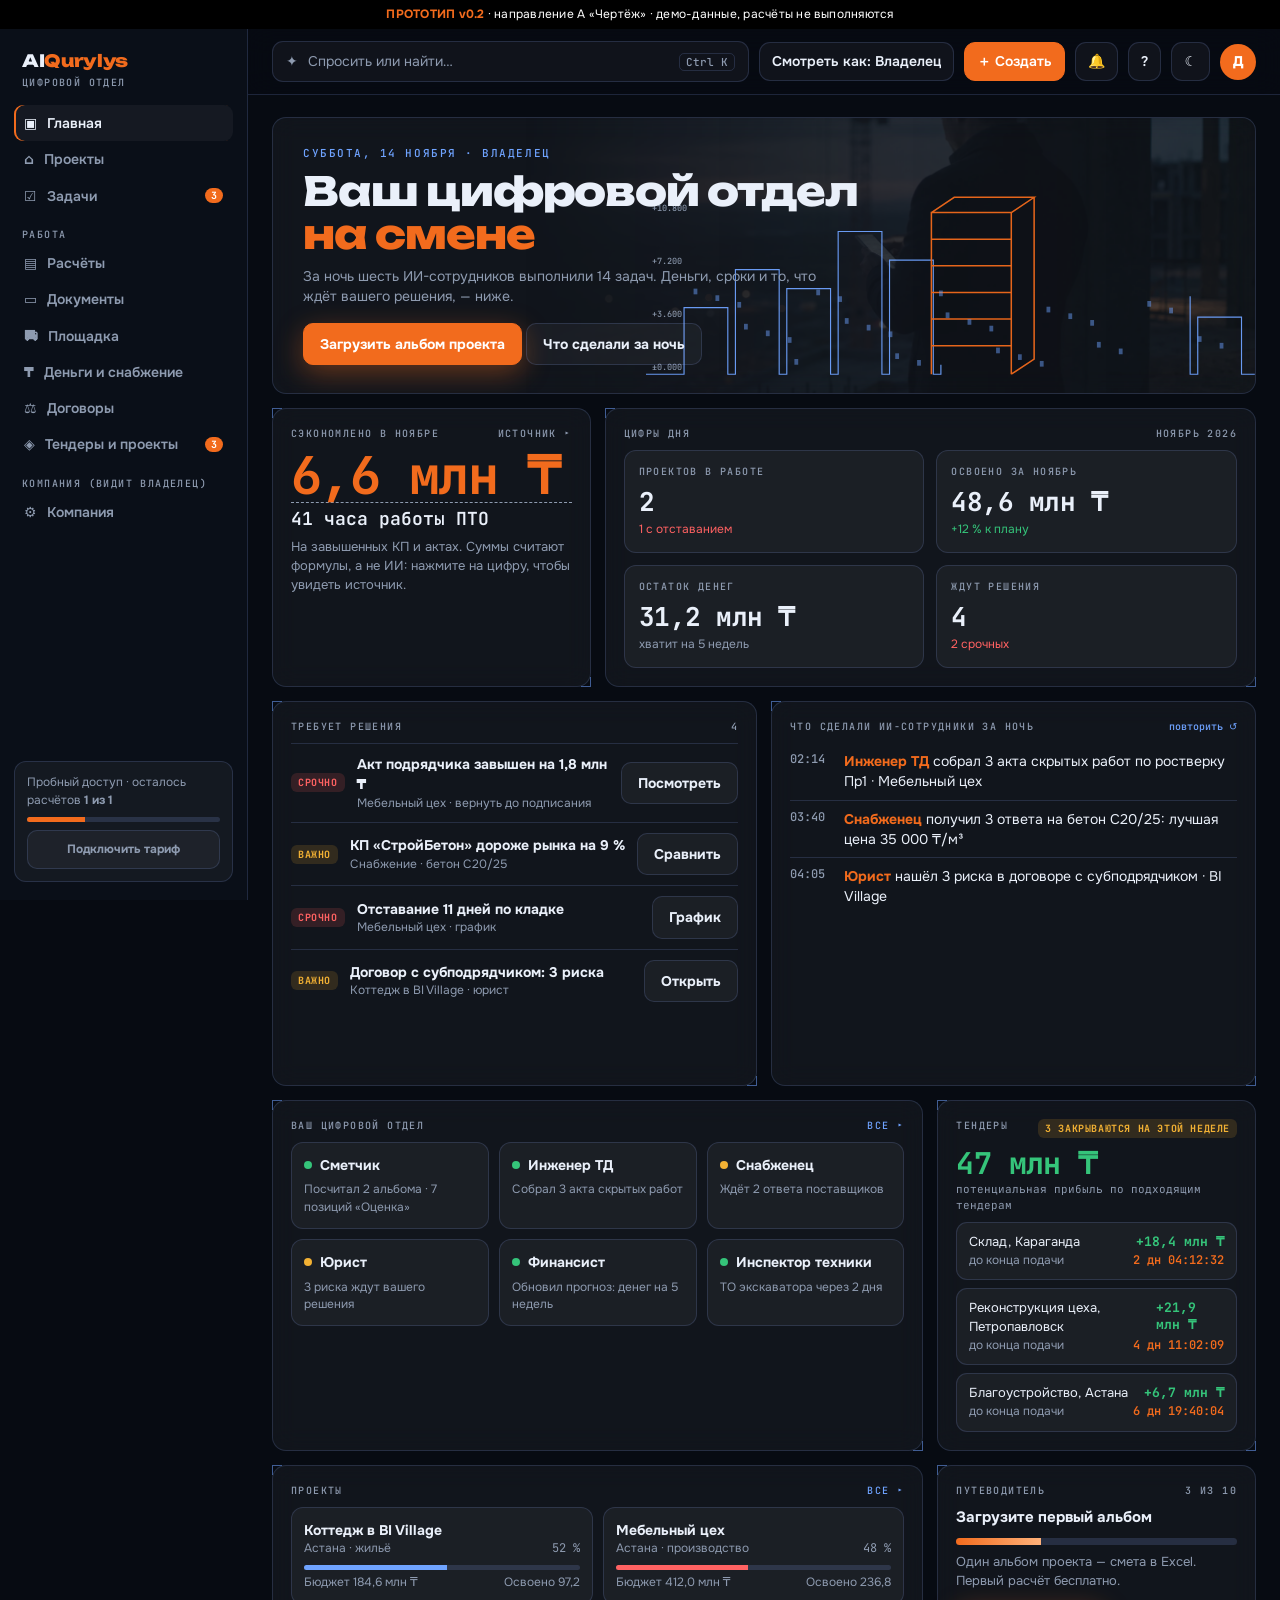
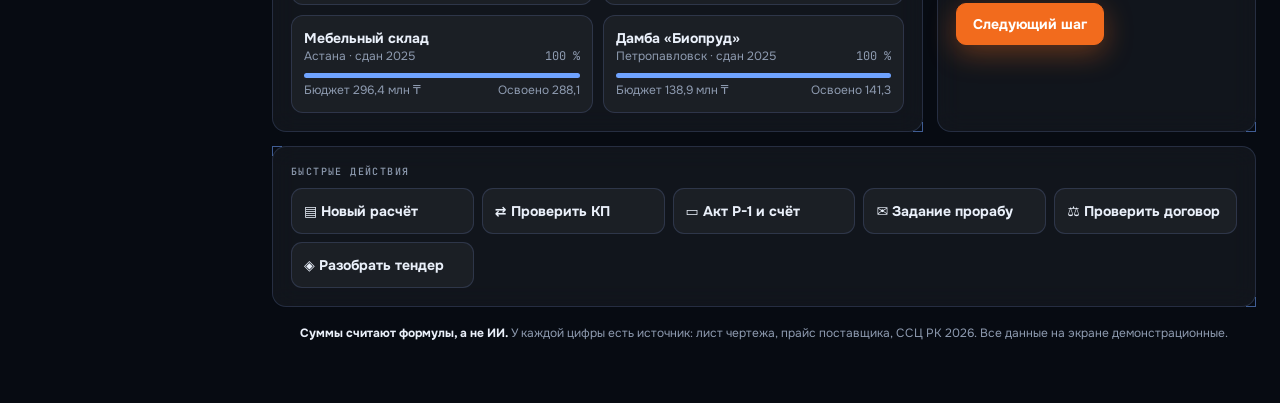
<file: proto-v02/a.html>
<!doctype html>
<html lang="ru">
<head>
<meta charset="utf-8">
<meta name="robots" content="noindex, nofollow">
<meta name="viewport" content="width=device-width, initial-scale=1">
<title>AIQurylys · прототип v0.2 · направление A «Чертёж»</title>
<link rel="preconnect" href="https://fonts.googleapis.com">
<link rel="preconnect" href="https://fonts.gstatic.com" crossorigin>
<link href="https://fonts.googleapis.com/css2?family=Onest:wght@400;500;600;700;800&family=Unbounded:wght@600;800&family=JetBrains+Mono:wght@400;500;700&display=swap" rel="stylesheet">
<style>
  :root {
    --bg:#070B12; --panel:rgba(255,255,255,.045); --panelb:rgba(140,172,255,.17); --ink:#EAF0FA; --mute:#8E9BB0; --grid:rgba(120,160,255,.065); --gridM:rgba(120,160,255,.12);
    --acc:#F26B1D; --glow:rgba(242,107,29,.38); --ok:#35C47A; --bad:#FF6262; --warn:#F2B134; --blue:#6FA3FF; --r:14px;
    --mono:"JetBrains Mono", ui-monospace, Consolas, monospace; --side:#0A0F18;
  }
  [data-theme="light"] {
    --bg:#EFF2F7; --panel:rgba(255,255,255,.82); --panelb:rgba(25,50,100,.14); --ink:#11151C; --mute:#5A6579; --grid:rgba(30,60,120,.07); --gridM:rgba(30,60,120,.13);
    --glow:rgba(242,107,29,.22); --ok:#1B9A55; --bad:#D63A3A; --warn:#B27A00; --blue:#2D63D6; --side:#FFFFFF;
  }
  * { box-sizing:border-box; margin:0; padding:0; }
  html, body { min-height:100%; }
  body { font:14px/1.45 Onest, system-ui, sans-serif; color:var(--ink); background:var(--bg); overflow-x:hidden;
    background-image:
      radial-gradient(900px 500px at 88% -8%, var(--glow), transparent 65%),
      radial-gradient(700px 500px at -5% 25%, rgba(70,110,255,.13), transparent 60%),
      linear-gradient(var(--gridM) 1px, transparent 1px) 0 0/200px 200px,
      linear-gradient(90deg, var(--gridM) 1px, transparent 1px) 0 0/200px 200px,
      linear-gradient(var(--grid) 1px, transparent 1px) 0 0/40px 40px,
      linear-gradient(90deg, var(--grid) 1px, transparent 1px) 0 0/40px 40px;
    background-attachment:fixed; }
  button { font:inherit; color:inherit; cursor:pointer; border:0; background:none; }
  a { color:inherit; text-decoration:none; }
  .mono { font-family:var(--mono); }
  .proto { background:#000; color:#fff; text-align:center; font-size:12px; padding:6px 12px; letter-spacing:.02em; }
  .proto b { color:var(--acc); }
  .app { display:grid; grid-template-columns:248px 1fr; min-height:calc(100vh - 29px); }
  .side { position:sticky; top:0; height:calc(100vh - 29px); background:var(--side); border-right:1px solid var(--panelb); padding:18px 14px; overflow-y:auto; display:flex; flex-direction:column; gap:4px; }
  .logo { font-family:Unbounded, Onest, sans-serif; font-weight:800; font-size:17px; letter-spacing:-.02em; padding:2px 8px 12px; }
  .logo i { font-style:normal; color:var(--acc); }
  .logo small { display:block; font:500 10px var(--mono); color:var(--mute); letter-spacing:.14em; text-transform:uppercase; margin-top:2px; }
  .create { background:var(--acc); color:#fff; font-weight:700; border-radius:11px; padding:11px 14px; text-align:left; box-shadow:0 8px 26px var(--glow); margin-bottom:8px; display:flex; justify-content:space-between; }
  .create kbd { font:500 11px var(--mono); opacity:.8; }
  .grp { font:500 10px var(--mono); letter-spacing:.14em; text-transform:uppercase; color:var(--mute); margin:14px 8px 4px; }
  .nav { display:flex; align-items:center; gap:10px; padding:8px 10px; border-radius:9px; color:var(--mute); font-weight:600; }
  .nav svg { flex:none; opacity:.8; }
  .nav:hover { background:var(--panel); color:var(--ink); }
  .nav.on { background:var(--panel); color:var(--ink); box-shadow:inset 2px 0 0 var(--acc); }
  .nav .badge { margin-left:auto; font:700 10px var(--mono); background:var(--acc); color:#fff; border-radius:8px; padding:1px 6px; }
  .foot { margin-top:auto; padding:12px; border:1px solid var(--panelb); border-radius:12px; font-size:12px; color:var(--mute); background:var(--panel); }
  .foot .bar { height:5px; border-radius:3px; background:var(--panelb); margin:8px 0; overflow:hidden; } .foot .bar i { display:block; height:100%; width:30%; background:var(--acc); }
  .top { display:flex; align-items:center; gap:10px; padding:12px 24px; position:sticky; top:0; z-index:10; backdrop-filter:blur(14px); background:color-mix(in srgb, var(--bg) 72%, transparent); border-bottom:1px solid var(--panelb); }
  .search { flex:1; max-width:520px; display:flex; align-items:center; gap:10px; background:var(--panel); border:1px solid var(--panelb); border-radius:11px; padding:9px 13px; color:var(--mute); text-align:left; }
  .kbd { margin-left:auto; font:500 11px var(--mono); border:1px solid var(--panelb); border-radius:5px; padding:1px 6px; }
  .pill { border:1px solid var(--panelb); background:var(--panel); border-radius:11px; padding:8px 12px; font-weight:600; display:inline-flex; gap:8px; align-items:center; }
  select.pill { appearance:none; color:inherit; font:inherit; font-weight:600; }
  .ask { background:linear-gradient(135deg, rgba(242,107,29,.22), rgba(111,163,255,.16)); border-color:rgba(242,107,29,.5); }
  .pill.cr { background:var(--acc); color:#fff; border-color:var(--acc); }
  .ava { width:36px; height:36px; border-radius:50%; background:var(--acc); color:#fff; display:grid; place-items:center; font-weight:800; }
  .page { padding:22px 24px 60px; max-width:1320px; }
  .bento { display:grid; grid-template-columns:repeat(12, 1fr); gap:14px; }
  .tile { background:var(--panel); border:1px solid var(--panelb); border-radius:var(--r); padding:18px; position:relative; backdrop-filter:blur(12px); min-width:0; }
  .tile::before, .tile::after { content:""; position:absolute; width:9px; height:9px; border:1px solid var(--blue); opacity:.55; }
  .tile::before { top:-1px; left:-1px; border-right:0; border-bottom:0; } .tile::after { right:-1px; bottom:-1px; border-left:0; border-top:0; }
  .s12{grid-column:span 12} .s8{grid-column:span 8} .s6{grid-column:span 6} .s4{grid-column:span 4} .s3{grid-column:span 3}
  .lbl { font:500 10px var(--mono); letter-spacing:.14em; text-transform:uppercase; color:var(--mute); margin-bottom:10px; display:flex; justify-content:space-between; gap:8px; }
  h2 { font-size:15px; font-weight:700; margin-bottom:10px; }
  .hero { min-height:230px; overflow:hidden; display:flex; align-items:center; padding:28px 30px; }
  .hero h1 { font:800 clamp(26px, 3.2vw, 40px)/1.08 Unbounded, Onest, sans-serif; letter-spacing:-.03em; max-width:600px; }
  .hero h1 em { font-style:normal; color:var(--acc); }
  .hero p { color:var(--mute); max-width:520px; margin:10px 0 16px; }
  .hero .eyebrow { font:500 11px var(--mono); letter-spacing:.14em; text-transform:uppercase; color:var(--blue); margin-bottom:10px; }
  .hero-l { position:relative; z-index:2; }
  .heroimg { position:absolute; inset:0; background:center/cover no-repeat; opacity:.34; filter:saturate(.75); -webkit-mask-image:linear-gradient(270deg,#000 0%,transparent 75%); mask-image:linear-gradient(270deg,#000 0%,transparent 75%); transition:opacity .4s; pointer-events:none; }
  .sky { position:absolute; right:0; bottom:0; width:62%; height:100%; opacity:.95; pointer-events:none; }
  .sky path { fill:none; stroke:var(--blue); stroke-width:1.2; stroke-dasharray:1400; stroke-dashoffset:1400; animation:draw 3.2s ease-out forwards; }
  .sky path.o { stroke:var(--acc); stroke-width:1.6; animation-delay:.5s; }
  .sky .win { fill:var(--blue); opacity:0; animation:fadein .8s 2.4s forwards; }
  .sky text { font:500 9px var(--mono); fill:var(--mute); }
  @keyframes draw { to { stroke-dashoffset:0; } } @keyframes fadein { to { opacity:.5; } }
  .btn { display:inline-flex; align-items:center; gap:8px; padding:10px 16px; border-radius:10px; font-weight:700; border:1px solid var(--panelb); background:var(--panel); }
  .btn.pri { background:var(--acc); color:#fff; border-color:var(--acc); box-shadow:0 8px 28px var(--glow); }
  .save b { display:block; font:700 clamp(34px,4.2vw,52px)/1 var(--mono); color:var(--acc); letter-spacing:-.03em; margin:6px 0 4px; }
  .save .h { font:600 18px var(--mono); }
  .save p { color:var(--mute); font-size:13px; margin-top:8px; }
  .src { cursor:help; border-bottom:1px dashed var(--mute); }
  .kpis { display:grid; grid-template-columns:1fr 1fr; gap:12px; }
  .kpi { border:1px solid var(--panelb); border-radius:12px; padding:14px; background:var(--panel); }
  .kpi .v { font:700 26px/1.1 var(--mono); letter-spacing:-.02em; margin:4px 0; }
  .kpi .d { font-size:12px; color:var(--mute); } .kpi .d.up { color:var(--ok); } .kpi .d.down { color:var(--bad); }
  .row { display:flex; gap:12px; align-items:center; padding:10px 0; border-top:1px solid var(--panelb); }
  .row:first-of-type { border-top:0; }
  .row > div { flex:1; min-width:0; } .row small { display:block; color:var(--mute); font-size:12px; }
  .tag { font:700 10px var(--mono); letter-spacing:.06em; text-transform:uppercase; border-radius:6px; padding:3px 7px; flex:none; }
  .t-bad { background:rgba(255,98,98,.15); color:var(--bad); } .t-warn { background:rgba(242,177,52,.15); color:var(--warn); } .t-ok { background:rgba(53,196,122,.15); color:var(--ok); } .t-blue { background:rgba(111,163,255,.15); color:var(--blue); }
  .feed .ln { display:grid; grid-template-columns:44px 1fr; gap:10px; padding:8px 0; border-top:1px solid var(--panelb); opacity:0; transform:translateY(8px); transition:opacity .5s, transform .5s; }
  .feed .ln.on { opacity:1; transform:none; } .feed .ln:first-child { border-top:0; }
  .feed time { font:500 12px var(--mono); color:var(--mute); }
  .feed b { color:var(--acc); font-weight:700; }
  .agents { display:grid; grid-template-columns:repeat(3, 1fr); gap:10px; }
  .ag { border:1px solid var(--panelb); border-radius:12px; padding:12px; background:var(--panel); }
  .ag .n { font-weight:700; display:flex; align-items:center; gap:8px; }
  .ag .pulse { width:8px; height:8px; border-radius:50%; background:var(--ok); box-shadow:0 0 0 0 var(--ok); animation:pulse 2s infinite; }
  .ag .pulse.w { background:var(--warn); box-shadow:0 0 0 0 var(--warn); }
  @keyframes pulse { 70% { box-shadow:0 0 0 8px transparent; } 100% { box-shadow:0 0 0 0 transparent; } }
  .ag p { font-size:12px; color:var(--mute); margin-top:6px; }
  .tn { display:grid; gap:8px; margin-top:8px; }
  .tn .t { border:1px solid var(--panelb); border-radius:11px; padding:10px 12px; background:var(--panel); }
  .tn .t div { display:flex; justify-content:space-between; gap:8px; font-size:13px; }
  .tn .t .tm { font:600 12px var(--mono); color:var(--acc); } .tn .t .pf { font:700 13px var(--mono); color:var(--ok); }
  .big { font:700 30px/1 var(--mono); color:var(--ok); letter-spacing:-.02em; }
  .prj { display:grid; grid-template-columns:repeat(2, 1fr); gap:10px; }
  .pj { border:1px solid var(--panelb); border-radius:12px; padding:12px; background:var(--panel); }
  .pj .bar { height:5px; border-radius:3px; background:var(--panelb); margin:8px 0 4px; overflow:hidden; } .pj .bar i { display:block; height:100%; background:var(--blue); width:0; transition:width 1.4s ease; }
  .pj.late .bar i { background:var(--bad); }
  .pj small { color:var(--mute); font-size:12px; display:flex; justify-content:space-between; }
  .quick { display:grid; grid-template-columns:1fr 1fr; gap:8px; }
  .quick a { border:1px solid var(--panelb); border-radius:11px; padding:12px; background:var(--panel); font-weight:700; }
  .quick a:hover, .ag:hover, .pj:hover, .tn .t:hover, .nav:hover { border-color:var(--acc); }
  .guide .bar { height:7px; background:var(--panelb); border-radius:4px; overflow:hidden; margin:8px 0; } .guide .bar i { display:block; height:100%; width:30%; background:linear-gradient(90deg, var(--acc), #ffb27a); }
  .trust { color:var(--mute); font-size:12px; text-align:center; margin-top:18px; }
  .trust b { color:var(--ink); }
  .toast { position:fixed; left:50%; bottom:24px; transform:translateX(-50%); background:var(--ink); color:var(--bg); padding:11px 16px; border-radius:11px; display:none; z-index:50; max-width:92vw; font-weight:600; }
  .toast.on { display:block; }
  @media (max-width:1100px) { .s8, .s6, .s4 { grid-column:span 12; } .sky { width:90%; opacity:.5; } }
  @media (max-width:860px) { .app { grid-template-columns:1fr; } .side { display:none; } .top { padding:10px 14px; flex-wrap:wrap; } .page { padding:16px 14px 60px; } .agents { grid-template-columns:1fr 1fr; } .prj, .kpis { grid-template-columns:1fr; } .hide-m { display:none; } }
  @media (prefers-reduced-motion: reduce) { .sky path { animation:none; stroke-dashoffset:0; } .sky .win { animation:none; opacity:.5; } .feed .ln { opacity:1; transform:none; transition:none; } .ag .pulse { animation:none; } }
</style>
</head>
<body data-theme="dark">
<div class="proto"><b>ПРОТОТИП v0.2</b> · направление A «Чертёж» · демо-данные, расчёты не выполняются</div>
<div class="app">
  <aside class="side">
    <div class="logo">AI<i>Qurylys</i><small>цифровой отдел</small></div>
    <nav id="nav"></nav>
    <div class="foot">Пробный доступ · осталось расчётов <b>1 из 1</b><div class="bar"><i></i></div><a class="btn" href="#" style="width:100%;justify-content:center" data-toast="Тариф и цена для вашей компании — в кабинете">Подключить тариф</a></div>
  </aside>

  <div>
    <header class="top">
      <button class="search" data-toast="Один вход вместо трёх: поиск по всем действиям и страницам и вопрос помощнику AIQurylys (Ctrl K) — в следующем шаге">✦ <span class="hide-m">Спросить или найти…</span> <span class="kbd">Ctrl K</span></button>
      <select class="pill hide-m" id="role" aria-label="Смотреть как"><option value="owner">Смотреть как: Владелец</option><option value="pto">ПТО / сметчик</option><option value="chief">Начальник участка</option><option value="foreman">Прораб</option><option value="supply">Снабженец</option><option value="fin">Финансист</option></select>
      <button class="pill cr" data-toast="В рабочей версии откроется «Создать»: все 33 действия платформы по группам, с поиском (Ctrl K)">＋ Создать</button>
    <button class="pill" data-toast="3 новых: акт подрядчика ждёт проверки, ТО экскаватора через 2 дня, задача №12 сдана">🔔</button>
      <button class="pill" data-toast="Помощь: путеводитель из 10 шагов, словарь, статьи">?</button>
    <button class="pill" id="theme" aria-label="Тема">☾</button>
      <span class="ava">Д</span>
    </header>

    <main class="page">
      <div class="bento">

        <section class="tile s12 hero"><div class="heroimg" id="heroimg"></div>
          <div class="hero-l">
            <div class="eyebrow" id="eyebrow">Суббота, 14 ноября · Владелец</div>
            <h1>Ваш цифровой отдел <em>на смене</em></h1>
            <p id="greet">За ночь шесть ИИ-сотрудников выполнили 14 задач. Деньги, сроки и то, что ждёт вашего решения, — ниже.</p>
            <a class="btn pri" href="#" data-toast="Откроется шаг 1 расчёта: загрузка альбома (PDF или DWG)">Загрузить альбом проекта</a>
            <a class="btn" href="#feed">Что сделали за ночь</a>
          </div>
          <svg class="sky" id="sky" viewBox="0 0 640 230" preserveAspectRatio="xMaxYMax meet" aria-hidden="true"></svg>
        </section>

        <section class="tile s4 save">
          <div class="lbl"><span>Сэкономлено в ноябре</span><span>источник ▸</span></div>
          <b class="src" data-src="Источник: 7 КП подрядчиков против прайсов поставщиков и ССЦ РК 2026; 3 акта против листов проекта (демо-данные)"><span data-count="6.6" data-dec="1">0</span> млн ₸</b>
          <div class="h"><span data-count="41">0</span> часа работы ПТО</div>
          <p>На завышенных КП и актах. Суммы считают формулы, а не ИИ: нажмите на цифру, чтобы увидеть источник.</p>
        </section>

        <section class="tile s8">
          <div class="lbl"><span>Цифры дня</span><span>ноябрь 2026</span></div>
          <div class="kpis">
            <div class="kpi"><div class="lbl">Проектов в работе</div><div class="v" data-count="2">0</div><div class="d down">1 с отставанием</div></div>
            <div class="kpi"><div class="lbl">Освоено за ноябрь</div><div class="v"><span data-count="48.6" data-dec="1">0</span> млн ₸</div><div class="d up">+12 % к плану</div></div>
            <div class="kpi"><div class="lbl">Остаток денег</div><div class="v"><span data-count="31.2" data-dec="1">0</span> млн ₸</div><div class="d">хватит на 5 недель</div></div>
            <div class="kpi"><div class="lbl">Ждут решения</div><div class="v" data-count="4">0</div><div class="d down">2 срочных</div></div>
          </div>
        </section>

        <section class="tile s6">
          <div class="lbl"><span>Требует решения</span><span class="mono">4</span></div>
          <div class="row"><span class="tag t-bad">Срочно</span><div><b>Акт подрядчика завышен на 1,8 млн ₸</b><small>Мебельный цех · вернуть до подписания</small></div><a class="btn" href="#" data-toast="Откроется сверка акта: расхождения по позициям">Посмотреть</a></div>
          <div class="row"><span class="tag t-warn">Важно</span><div><b>КП «СтройБетон» дороже рынка на 9 %</b><small>Снабжение · бетон С20/25</small></div><a class="btn" href="#" data-toast="Откроется сравнение предложений поставщиков">Сравнить</a></div>
          <div class="row"><span class="tag t-bad">Срочно</span><div><b>Отставание 11 дней по кладке</b><small>Мебельный цех · график</small></div><a class="btn" href="#" data-toast="Откроется график проекта (Гант)">График</a></div>
          <div class="row"><span class="tag t-warn">Важно</span><div><b>Договор с субподрядчиком: 3 риска</b><small>Коттедж в BI Village · юрист</small></div><a class="btn" href="#" data-toast="Откроется договор с правками в режиме рецензирования">Открыть</a></div>
        </section>

        <section class="tile s6 feed" id="feed">
          <div class="lbl"><span>Что сделали ИИ-сотрудники за ночь</span><button class="mono" id="replay" style="font-size:10px;color:var(--blue)">повторить ↺</button></div>
          <div id="lines"></div>
        </section>

        <section class="tile s8">
          <div class="lbl"><span>Ваш цифровой отдел</span><a href="#" data-toast="Откроется экран «Цифровой отдел»" style="color:var(--blue)">все ▸</a></div>
          <div class="agents">
            <a class="ag" href="#" data-toast="Сметчик: 2 альбома посчитано, 7 позиций «Оценка» ждут проверки"><div class="n"><i class="pulse"></i>Сметчик</div><p>Посчитал 2 альбома · 7 позиций «Оценка»</p></a>
            <a class="ag" href="#" data-toast="Инженер ТД: акты по формам РК, 140 видов"><div class="n"><i class="pulse"></i>Инженер ТД</div><p>Собрал 3 акта скрытых работ</p></a>
            <a class="ag" href="#" data-toast="Снабженец: ждёт ответы поставщиков"><div class="n"><i class="pulse w"></i>Снабженец</div><p>Ждёт 2 ответа поставщиков</p></a>
            <a class="ag" href="#" data-toast="Юрист: договор в Word с правками"><div class="n"><i class="pulse w"></i>Юрист</div><p>3 риска ждут вашего решения</p></a>
            <a class="ag" href="#" data-toast="Финансист: БДР, БДДС, прогноз"><div class="n"><i class="pulse"></i>Финансист</div><p>Обновил прогноз: денег на 5 недель</p></a>
            <a class="ag" href="#" data-toast="Инспектор техники: ТО и моточасы"><div class="n"><i class="pulse"></i>Инспектор техники</div><p>ТО экскаватора через 2 дня</p></a>
          </div>
        </section>

        <section class="tile s4">
          <div class="lbl"><span>Тендеры</span><span class="t-warn tag">3 закрываются на этой неделе</span></div>
          <div class="big"><span data-count="47" data-dec="0">0</span> млн ₸</div>
          <div class="mono" style="font-size:11px;color:var(--mute);margin-top:4px">потенциальная прибыль по подходящим тендерам</div>
          <div class="tn" id="tn"></div>
        </section>

        <section class="tile s8">
          <div class="lbl"><span>Проекты</span><a href="#" data-toast="Откроется список проектов с фильтрами" style="color:var(--blue)">все ▸</a></div>
          <div class="prj" id="prj"></div>
        </section>

        <section class="tile s4 guide">
          <div class="lbl"><span>Путеводитель</span><span class="mono">3 из 10</span></div>
          <h2>Загрузите первый альбом</h2>
          <div class="bar"><i></i></div>
          <p style="color:var(--mute);font-size:13px">Один альбом проекта — смета в Excel. Первый расчёт бесплатно.</p>
          <p style="margin-top:12px"><a class="btn pri" href="#" data-toast="Откроется шаг 4 путеводителя">Следующий шаг</a></p>
        </section>

        <section class="tile s12">
          <div class="lbl"><span>Быстрые действия</span></div>
          <div class="quick" style="grid-template-columns:repeat(auto-fit,minmax(160px,1fr))">
            <a href="#" data-toast="Новый расчёт себестоимости">▤ Новый расчёт</a><a href="#" data-toast="Проверка КП подрядчика">⇄ Проверить КП</a><a href="#" data-toast="Акт Р-1 и счёт: реквизиты подставятся сами">▭ Акт Р-1 и счёт</a><a href="#" data-toast="Задание прорабу: придёт в Telegram">✉ Задание прорабу</a><a href="#" data-toast="Проверка договора">⚖ Проверить договор</a><a href="#" data-toast="Разбор тендера">◈ Разобрать тендер</a>
          </div>
        </section>
      </div>
      <p class="trust"><b>Суммы считают формулы, а не ИИ.</b> У каждой цифры есть источник: лист чертежа, прайс поставщика, ССЦ РК 2026. Все данные на экране демонстрационные.</p>
    </main>
  </div>
</div>
<div class="toast" id="toast"></div>

<script>
(function () {
  var $ = function (s) { return document.querySelector(s); };
  var fmt = function (n, d) { return n.toLocaleString('ru-RU', { minimumFractionDigits: d, maximumFractionDigits: d }); };
  function toast(t) { var e = $('#toast'); e.textContent = t; e.classList.add('on'); clearTimeout(e._t); e._t = setTimeout(function () { e.classList.remove('on'); }, 3000); }
  document.addEventListener('click', function (e) {
    var t = e.target.closest('[data-toast]'); if (t) { e.preventDefault(); toast(t.getAttribute('data-toast')); return; }
    var s = e.target.closest('[data-src]'); if (s) toast(s.getAttribute('data-src'));
    var a = e.target.closest('a[href="#"]'); if (a) e.preventDefault();
  });
  document.addEventListener('keydown', function (e) { if ((e.ctrlKey || e.metaKey) && e.key.toLowerCase() === 'k') { e.preventDefault(); toast('Командная строка Ctrl K с ИИ — в следующем шаге'); } });
  $('#theme').onclick = function () { var d = document.body.dataset.theme === 'dark'; document.body.dataset.theme = d ? 'light' : 'dark'; this.textContent = d ? '☀' : '☾'; };

  var GREET = { owner: 'За ночь шесть ИИ-сотрудников выполнили 14 задач. Деньги, сроки и то, что ждёт вашего решения, — ниже.', pto: 'Расчёты и проверки, которые ждут вас: 7 позиций «Оценка», 2 КП на проверку.', chief: 'Что сделать сегодня на площадке: 3 задачи прорабам, ТО экскаватора через 2 дня.', foreman: 'Ваши работы на сегодня: №12 ростверк Пр1, №14 армирование, №15 кладка цоколя.', supply: 'Заявки и цены на сегодня: 2 ответа поставщиков, бетон С20/25 дороже рынка на 9 %.', fin: 'Деньги по проектам на сегодня: остаток 31,2 млн ₸, хватит на 5 недель.' };
  var NAMES = { owner: 'Владелец', pto: 'ПТО / сметчик', chief: 'Начальник участка', foreman: 'Прораб', supply: 'Снабженец', fin: 'Финансист' };
  $('#role').onchange = function () { $('#greet').textContent = GREET[this.value]; $('#eyebrow').textContent = 'Суббота, 14 ноября · ' + NAMES[this.value]; toast('Главная показана так, как её видит: ' + NAMES[this.value] + '. Меню и фон показаны для этой роли'); };

  // счётчики набирают значение
  function count() {
    [].forEach.call(document.querySelectorAll('[data-count]'), function (el) {
      var to = parseFloat(el.getAttribute('data-count')), d = parseInt(el.getAttribute('data-dec') || '0', 10), n = 0, steps = 40;
      var iv = setInterval(function () { n++; var k = 1 - Math.pow(1 - n / steps, 3); el.textContent = fmt(to * k, d); if (n >= steps) { el.textContent = fmt(to, d); clearInterval(iv); } }, 28);
    });
  }
  count();

  // чертёж → здание → город
  (function sky() {
    var svg = $('#sky'), H = [70, 110, 90, 150, 120, 175, 100, 135, 85, 120, 60], x = 40, w = 46, d = 'M0 210 ', o = '', win = '', i, b;
    for (i = 0; i < H.length; i++) { b = H[i]; d += 'L' + x + ' 210 L' + x + ' ' + (210 - b) + ' L' + (x + w) + ' ' + (210 - b) + ' L' + (x + w) + ' 210 '; x += w + 8; }
    d += 'L640 210';
    var bx = 300, bw = 84;
    o = 'M' + bx + ' 210 L' + bx + ' 40 L' + (bx + bw) + ' 40 L' + (bx + bw) + ' 210 M' + bx + ' 40 L' + (bx + 24) + ' 24 L' + (bx + bw + 24) + ' 24 L' + (bx + bw) + ' 40 M' + (bx + bw) + ' 210 L' + (bx + bw + 24) + ' 194 L' + (bx + bw + 24) + ' 24';
    for (i = 1; i < 6; i++) o += ' M' + bx + ' ' + (40 + i * 28) + ' L' + (bx + bw) + ' ' + (40 + i * 28);
    for (i = 0; i < 30; i++) win += '<rect class="win" x="' + (50 + (i * 53) % 560) + '" y="' + (120 + (i * 37) % 80) + '" width="4" height="6"/>';
    svg.innerHTML = '<path d="' + d + '"/><path class="o" d="' + o + '"/>' + win +
      '<text x="6" y="206">±0.000</text><text x="6" y="150">+3.600</text><text x="6" y="94">+7.200</text><text x="6" y="38">+10.800</text>';
  })();

  // лента «что сделали за ночь»
  var FEED = [
    ['02:14', 'Инженер ТД', 'собрал 3 акта скрытых работ по ростверку Пр1 · Мебельный цех'],
    ['03:40', 'Снабженец', 'получил 3 ответа на бетон С20/25: лучшая цена 35 000 ₸/м³'],
    ['04:05', 'Юрист', 'нашёл 3 риска в договоре с субподрядчиком · BI Village'],
    ['05:30', 'Сметчик', 'проверил КП «СтройБетон»: дороже рынка на 9 %'],
    ['06:10', 'Финансист', 'обновил прогноз: денег хватит на 5 недель'],
    ['07:00', 'Инспектор техники', 'напомнил: ТО экскаватора через 2 дня']
  ];
  function lines() {
    var box = $('#lines'); box.innerHTML = '';
    FEED.forEach(function (f, i) {
      var l = document.createElement('div'); l.className = 'ln'; l.innerHTML = '<time>' + f[0] + '</time><div><b>' + f[1] + '</b> ' + f[2] + '</div>'; box.appendChild(l);
      setTimeout(function () { l.classList.add('on'); }, 500 + i * 650);
    });
  }
  lines(); $('#replay').onclick = lines;

  // тендеры с таймерами
  var TN = [['Склад, Караганда', 18.4, (2 * 24 + 4) * 3600 + 12 * 60 + 33], ['Реконструкция цеха, Петропавловск', 21.9, (4 * 24 + 11) * 3600 + 2 * 60 + 10], ['Благоустройство, Астана', 6.7, (6 * 24 + 19) * 3600 + 40 * 60 + 5]];
  var t0 = Date.now();
  function tn() {
    var s = Math.floor((Date.now() - t0) / 1000);
    $('#tn').innerHTML = TN.map(function (t) {
      var r = Math.max(0, t[2] - s), dd = Math.floor(r / 86400), hh = ('0' + Math.floor(r % 86400 / 3600)).slice(-2), mm = ('0' + Math.floor(r % 3600 / 60)).slice(-2), ss = ('0' + r % 60).slice(-2);
      return '<a class="t" href="#" data-toast="Откроется разбор тендера: требования, документы, прибыль"><div><span>' + t[0] + '</span><span class="pf">+' + fmt(t[1], 1) + ' млн ₸</span></div><div><span style="color:var(--mute);font-size:12px">до конца подачи</span><span class="tm">' + dd + ' дн ' + hh + ':' + mm + ':' + ss + '</span></div></a>';
    }).join('');
  }
  tn(); setInterval(tn, 1000);

  // проекты
  var P = [['Коттедж в BI Village', 'Астана · жильё', 52, 184.6, 97.2, 0], ['Мебельный цех', 'Астана · производство', 48, 412.0, 236.8, 1], ['Мебельный склад', 'Астана · сдан 2025', 100, 296.4, 288.1, 0], ['Дамба «Биопруд»', 'Петропавловск · сдан 2025', 100, 138.9, 141.3, 0]];
  $('#prj').innerHTML = P.map(function (p) { return '<a class="pj' + (p[5] ? ' late' : '') + '" href="#" data-toast="Откроется проект: обзор, график, площадка, документы, деньги"><b>' + p[0] + '</b><small><span>' + p[1] + '</span><span class="mono">' + p[2] + ' %</span></small><div class="bar"><i data-w="' + p[2] + '"></i></div><small><span>Бюджет ' + fmt(p[3], 1) + ' млн ₸</span><span>Освоено ' + fmt(p[4], 1) + '</span></small></a>'; }).join('');
  setTimeout(function () { [].forEach.call(document.querySelectorAll('.pj .bar i'), function (i) { i.style.width = i.getAttribute('data-w') + '%'; }); }, 300);
})();
</script>
<script>
/* Меню и роли — по утверждённой структуре от 13.11 (Задание_разработчику_навигация_кабинета.md, cabinet-prototype.html) */
(function () {
  var MENU = [
    { id: 'home', t: 'Главная', ic: '▣', need: '*' },
    { id: 'projects', t: 'Проекты', ic: '⌂', need: ['projects'], toast: 'Проекты и файлы: карточки, фильтры, внутри проекта график, площадка, документы, деньги, склад, техника' },
    { id: 'tasks', t: 'Задачи', ic: '☑', need: '*', badge: 3, toast: 'Мои и выданные задачи: поручения, сроки, отметки о сдаче' },
    { g: 'Работа' },
    { id: 'calc', t: 'Расчёты', ic: '▤', need: ['estimate', 'volume'], toast: 'Расчёт себестоимости, проверка сметы, коммерческое предложение, проверка объёмов' },
    { id: 'docs', t: 'Документы', ic: '▭', need: ['documents'], toast: 'Новый документ (140 видов по формам РК) и сделанные' },
    { id: 'site', t: 'Площадка', ic: '⛟', need: ['site', 'master', 'equipment'], toast: 'Начальник участка, график и выдача работ, прораб/мастер, нормы расхода, техника' },
    { id: 'money', t: 'Деньги и снабжение', ic: '₸', need: ['finance', 'supplier'], toast: 'Финансовый отчёт, бюджет, снабженец, цена материала, запросы поставщикам, подрядчики' },
    { id: 'legal', t: 'Договоры', ic: '⚖', need: ['legal'], toast: 'Договоры, проверка договора (правки в Word), письма и претензии, вопрос юристу' },
    { id: 'sales', t: 'Тендеры и проекты', ic: '◈', need: ['tender', 'architect'], badge: 3, toast: 'Тендеры, паспорт компании, спрос по рынку, концепт проекта' },
    { g: 'Компания (видит владелец)', owner: true },
    { id: 'company', t: 'Компания', ic: '⚙', need: '*', owner: true, toast: 'Сотрудники и доступ, реквизиты, Google Диск, тариф' }
  ];
  var PERMS = { owner: 'ALL', pto: ['projects', 'documents', 'files', 'estimate', 'volume'], chief: ['projects', 'documents', 'files', 'site', 'master', 'equipment'], foreman: ['projects', 'master', 'equipment'], supply: ['projects', 'supplier', 'equipment'], fin: ['projects', 'finance', 'summary', 'volume'] };
  var SCENE = { owner: 'director', pto: 'estimator', chief: 'site', foreman: 'foreman', supply: 'supply', fin: 'finance' };
  function see(it, role) { var p = PERMS[role]; if (it.owner && role !== 'owner') return false; return it.need === '*' || p === 'ALL' || it.need.some(function (n) { return p.indexOf(n) > -1; }); }
  function list(role) {
    var out = [], pend = null;
    MENU.forEach(function (it) {
      if (it.g) { pend = it; return; }
      if (!see(it, role)) return;
      if (pend) { if (!pend.owner || role === 'owner') out.push(pend); pend = null; }
      out.push(it);
    });
    return out;
  }
  var KIND = document.getElementById('navb') ? 'b' : 'a';
  function render(role) {
    var h = '';
    list(role).forEach(function (it) {
      if (it.g) { h += KIND === 'a' ? '<div class="grp">' + it.g + '</div>' : '<div class="g">' + it.g + '</div>'; return; }
      var on = it.id === 'home' ? ' on' : '';
      var t = it.id === 'home' ? '' : ' data-toast="' + it.toast + '"';
      h += KIND === 'a'
        ? '<a class="nav' + on + '" href="#"' + t + '><span>' + it.ic + '</span> ' + it.t + (it.badge ? '<span class="badge">' + it.badge + '</span>' : '') + '</a>'
        : '<a class="' + on.trim() + '" href="#"' + t + '><i>' + it.ic + '</i>' + it.t + '</a>';
    });
    (document.getElementById('nav') || document.getElementById('navb')).innerHTML = h;
    var img = '../media/scenes/' + SCENE[role] + '.webp';
    var hi = document.getElementById('heroimg');
    if (hi) hi.style.backgroundImage = 'url(' + img + ')';
    var hero = document.querySelector('.hero.bgphoto');
    if (hero) hero.style.backgroundImage = 'url(' + img + ')';
  }
  var sel = document.getElementById('role');
  sel.addEventListener('change', function () { render(sel.value); });
  render('owner');
})();
</script></body>
</html>
</file>
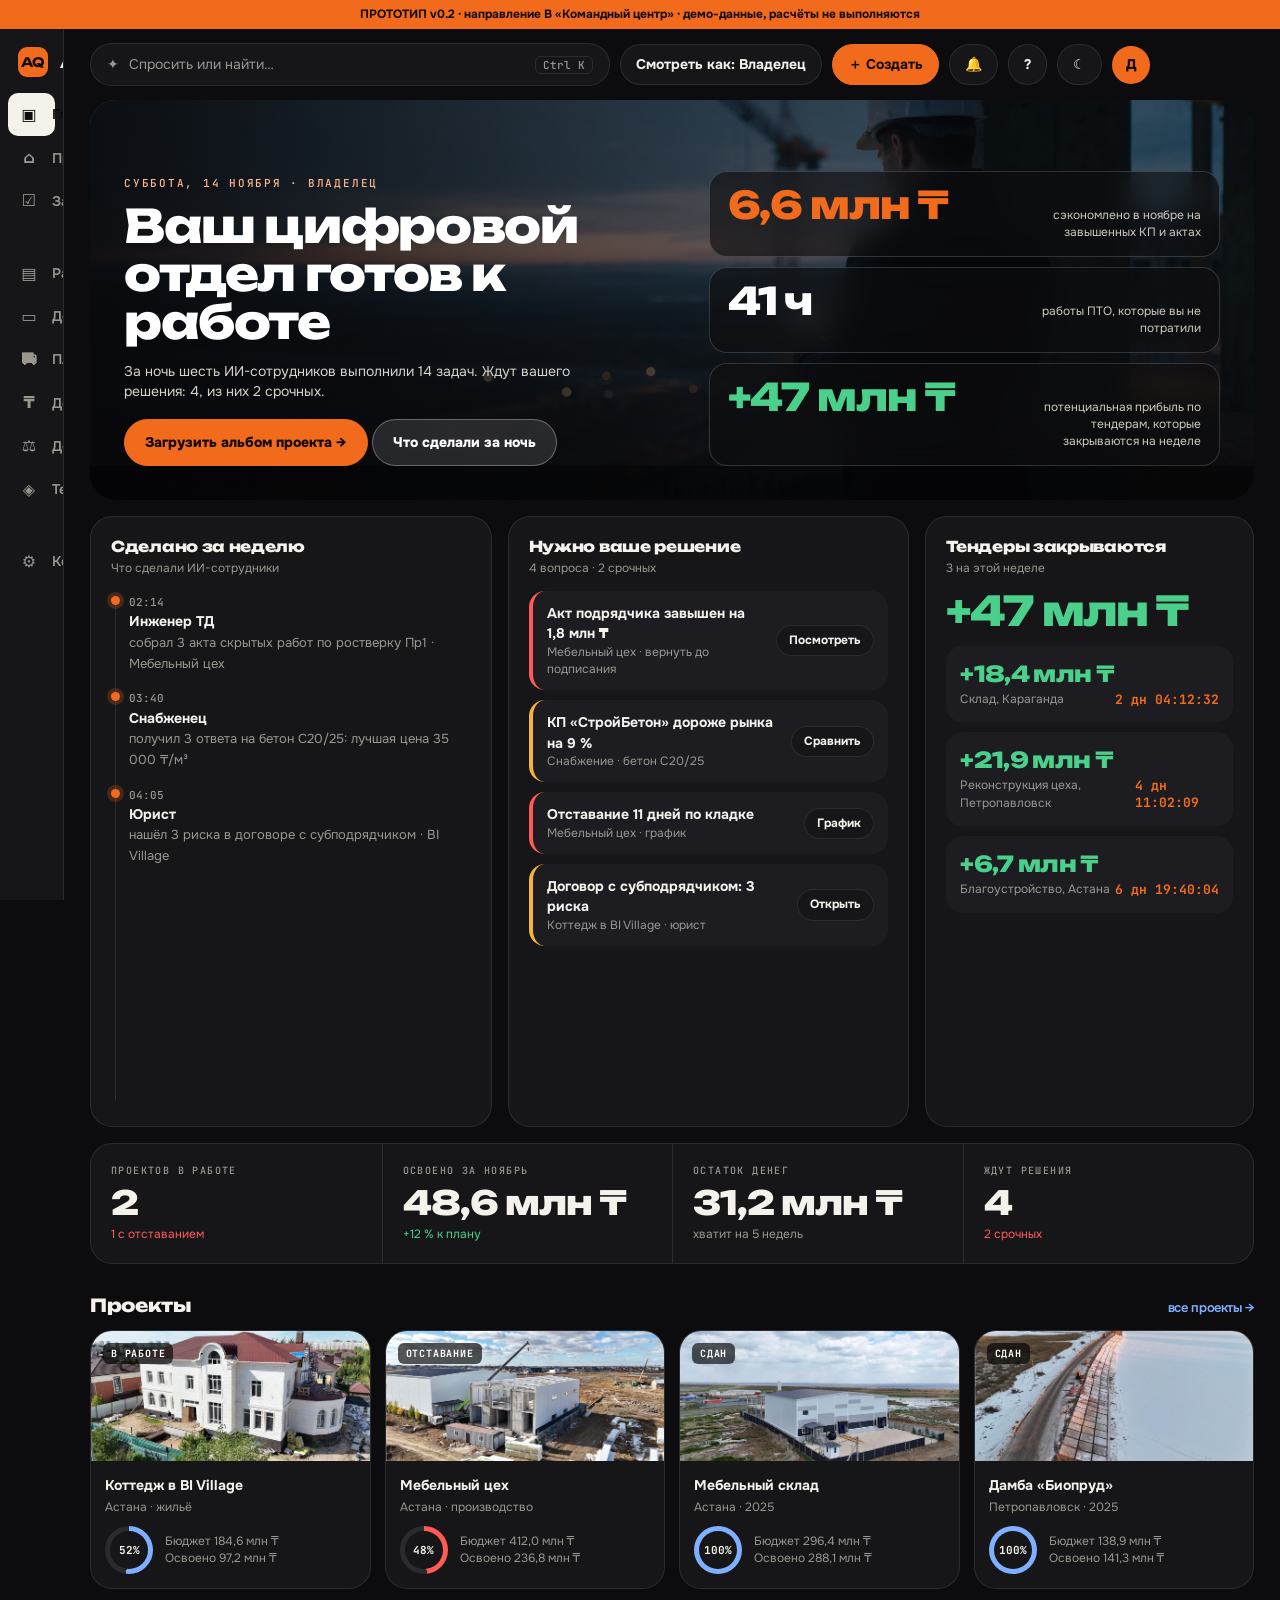
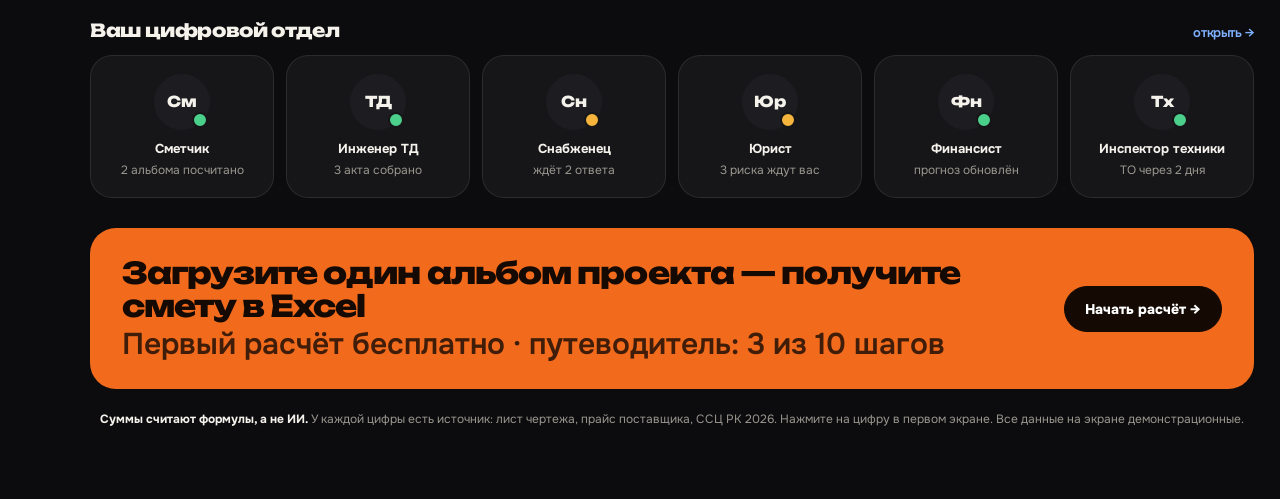
<file: proto-v02/b.html>
<!doctype html>
<html lang="ru">
<head>
<meta charset="utf-8">
<meta name="robots" content="noindex, nofollow">
<meta name="viewport" content="width=device-width, initial-scale=1">
<title>AIQurylys · прототип v0.2 · направление B «Командный центр»</title>
<link rel="preconnect" href="https://fonts.googleapis.com">
<link rel="preconnect" href="https://fonts.gstatic.com" crossorigin>
<link href="https://fonts.googleapis.com/css2?family=Onest:wght@400;500;600;700;800&family=Unbounded:wght@600;800&family=JetBrains+Mono:wght@500;700&display=swap" rel="stylesheet">
<style>
  :root {
    --bg:#0C0C0E; --card:#161619; --card2:#1D1D21; --line:rgba(255,255,255,.09); --ink:#F5F2EC; --mute:#9A978F;
    --acc:#F26B1D; --accInk:#140A03; --ok:#4BD08B; --bad:#FF5A55; --warn:#F5B53D; --blue:#7FB0FF;
    --disp:"Unbounded", "Onest", sans-serif; --mono:"JetBrains Mono", ui-monospace, Consolas, monospace; --rail:64px;
  }
  [data-theme="light"] { --bg:#F2EFE9; --card:#FFFFFF; --card2:#F6F3EE; --line:rgba(20,16,10,.12); --ink:#17140F; --mute:#6C675D; --ok:#1B9A55; --bad:#D6392F; --warn:#B27A00; --blue:#2B5FD0; }
  * { box-sizing:border-box; margin:0; padding:0; }
  body { font:14px/1.45 Onest, system-ui, sans-serif; color:var(--ink); background:var(--bg); overflow-x:hidden; }
  button { font:inherit; color:inherit; cursor:pointer; border:0; background:none; }
  a { color:inherit; text-decoration:none; }
  .proto { background:var(--acc); color:var(--accInk); text-align:center; font-size:12px; font-weight:700; padding:6px 12px; }
  /* левая рельса: иконки, при наведении раскрывается с названиями */
  .rail { position:fixed; left:0; top:29px; bottom:0; width:var(--rail); background:var(--card); border-right:1px solid var(--line); z-index:30; padding:12px 8px; overflow:hidden; transition:width .22s ease; display:flex; flex-direction:column; gap:2px; }
  .rail:hover, .rail:focus-within { width:236px; box-shadow:18px 0 50px rgba(0,0,0,.35); }
  .rail .logo { font:800 15px var(--disp); display:flex; align-items:center; gap:12px; padding:6px 10px 14px; white-space:nowrap; }
  .rail .logo b { width:30px; height:30px; border-radius:9px; background:var(--acc); color:var(--accInk); display:grid; place-items:center; flex:none; font-size:13px; }
  .rail .g { font:500 10px var(--mono); color:var(--mute); letter-spacing:.14em; text-transform:uppercase; padding:12px 12px 4px; white-space:nowrap; opacity:0; transition:opacity .2s; }
  .rail:hover .g, .rail:focus-within .g { opacity:1; }
  .rail a { display:flex; align-items:center; gap:14px; padding:10px 12px; border-radius:10px; white-space:nowrap; color:var(--mute); font-weight:600; }
  .rail a i { font-style:normal; width:18px; text-align:center; flex:none; font-size:16px; }
  .rail a:hover { background:var(--card2); color:var(--ink); }
  .rail a.on { background:var(--ink); color:var(--bg); }
  .rail .plus { background:var(--acc); color:var(--accInk); font-weight:800; margin-bottom:6px; }
  .rail .plus:hover { background:var(--acc); filter:brightness(1.08); color:var(--accInk); }
  .wrap { margin-left:var(--rail); }
  .top { display:flex; align-items:center; gap:10px; padding:14px 26px; }
  .search { flex:1; max-width:520px; display:flex; gap:10px; align-items:center; background:var(--card); border:1px solid var(--line); border-radius:999px; padding:10px 16px; color:var(--mute); text-align:left; }
  .kbd { margin-left:auto; font:500 11px var(--mono); border:1px solid var(--line); border-radius:6px; padding:1px 7px; }
  .pill { border:1px solid var(--line); background:var(--card); border-radius:999px; padding:9px 15px; font-weight:700; display:inline-flex; gap:8px; align-items:center; }
  select.pill { appearance:none; font:inherit; font-weight:700; color:inherit; }
  .ask { background:var(--ink); color:var(--bg); border-color:var(--ink); }
  .pill.cr { background:var(--acc); color:var(--accInk); border-color:var(--acc); }
  .ava { width:38px; height:38px; border-radius:50%; background:var(--acc); color:var(--accInk); display:grid; place-items:center; font-weight:800; }
  .page { padding:0 26px 70px; max-width:1360px; }
  /* герой с фотографией */
  .hero { position:relative; border-radius:26px; overflow:hidden; min-height:400px; background:#222 url('../media/scenes/intro.webp') center 40% / cover; display:grid; grid-template-columns:1.1fr 1fr; gap:22px; padding:34px; align-items:end; isolation:isolate; }
  .hero::before { content:""; position:absolute; inset:0; z-index:-1; background:linear-gradient(90deg, rgba(8,8,10,.92) 0%, rgba(8,8,10,.55) 55%, rgba(8,8,10,.25) 100%), linear-gradient(0deg, rgba(8,8,10,.85), transparent 55%); }
  .hero .eyebrow { font:500 11px var(--mono); letter-spacing:.16em; text-transform:uppercase; color:#ffb48a; margin-bottom:12px; }
  .hero h1 { font:800 clamp(28px, 3.6vw, 48px)/1.05 var(--disp); letter-spacing:-.03em; color:#fff; max-width:620px; }
  .hero p { color:#d6d2c8; max-width:480px; margin:14px 0 18px; }
  .btn { display:inline-flex; align-items:center; gap:8px; padding:12px 20px; border-radius:999px; font-weight:800; border:1px solid var(--line); background:var(--card); }
  .btn.pri { background:var(--acc); color:var(--accInk); border-color:var(--acc); }
  .hero .btn:not(.pri) { background:rgba(255,255,255,.12); color:#fff; border-color:rgba(255,255,255,.3); backdrop-filter:blur(8px); }
  .metrics { display:grid; gap:10px; }
  .m { background:rgba(14,14,16,.62); border:1px solid rgba(255,255,255,.16); border-radius:18px; padding:14px 18px; backdrop-filter:blur(14px); color:#fff; display:flex; align-items:baseline; justify-content:space-between; gap:12px; cursor:help; }
  .m b { font:800 clamp(26px, 3vw, 38px)/1 var(--disp); letter-spacing:-.03em; }
  .m b.o { color:var(--acc); } .m b.g { color:var(--ok); }
  .m > span { font-size:12px; color:#cfcabe; text-align:right; max-width:170px; }
  .tick { position:absolute; left:0; right:0; bottom:0; overflow:hidden; white-space:nowrap; font:500 11px var(--mono); letter-spacing:.08em; text-transform:uppercase; color:#e8e2d6; padding:10px 0; background:rgba(0,0,0,.45); }
  .tick div { display:inline-block; padding-left:100%; animation:tick 40s linear infinite; }
  .tick i { font-style:normal; color:var(--ok); margin:0 6px 0 22px; }
  @keyframes tick { to { transform:translateX(-100%); } }
  .cols { display:grid; grid-template-columns:1.1fr 1.1fr .9fr; gap:16px; margin-top:16px; }
  .card { background:var(--card); border:1px solid var(--line); border-radius:22px; padding:20px; min-width:0; }
  .card h2 { font:800 15px var(--disp); letter-spacing:-.02em; margin-bottom:4px; }
  .card .sub { color:var(--mute); font-size:12px; margin-bottom:14px; }
  .tl { position:relative; padding-left:18px; }
  .tl::before { content:""; position:absolute; left:4px; top:6px; bottom:6px; width:1px; background:var(--line); }
  .tl .e { position:relative; padding:0 0 14px; opacity:0; transform:translateX(-8px); transition:opacity .5s, transform .5s; }
  .tl .e.on { opacity:1; transform:none; }
  .tl .e::before { content:""; position:absolute; left:-18px; top:5px; width:9px; height:9px; border-radius:50%; background:var(--acc); box-shadow:0 0 0 4px color-mix(in srgb, var(--acc) 22%, transparent); }
  .tl time { font:500 11px var(--mono); color:var(--mute); }
  .tl b { display:block; }
  .tl span { color:var(--mute); font-size:13px; }
  .dec { display:grid; gap:10px; }
  .d { display:flex; gap:12px; align-items:center; border-radius:16px; padding:12px 14px; background:var(--card2); border-left:4px solid var(--warn); }
  .d.bad { border-left-color:var(--bad); }
  .d > div { flex:1; min-width:0; } .d small { display:block; color:var(--mute); font-size:12px; }
  .d .b { border:1px solid var(--line); border-radius:999px; padding:6px 12px; font-weight:700; font-size:12px; background:var(--card); }
  .d:hover { filter:brightness(1.12); }
  .tnd { display:grid; gap:10px; }
  .t { border-radius:16px; padding:14px; background:var(--card2); }
  .t .pf { font:800 22px var(--disp); color:var(--ok); letter-spacing:-.03em; }
  .t .tm { font:700 13px var(--mono); color:var(--acc); }
  .t small { color:var(--mute); font-size:12px; display:flex; justify-content:space-between; margin-top:4px; }
  .sum { font:800 clamp(30px,3.2vw,42px)/1 var(--disp); color:var(--ok); letter-spacing:-.04em; margin:2px 0 14px; }
  .kp { display:grid; grid-template-columns:repeat(4, 1fr); margin-top:16px; background:var(--card); border:1px solid var(--line); border-radius:22px; overflow:hidden; }
  .kp > div { padding:20px; border-left:1px solid var(--line); } .kp > div:first-child { border-left:0; }
  .kp .l { font:500 10px var(--mono); letter-spacing:.14em; text-transform:uppercase; color:var(--mute); }
  .kp .v { font:800 clamp(24px, 2.6vw, 34px)/1.1 var(--disp); letter-spacing:-.03em; margin:8px 0 4px; }
  .kp .s { font-size:12px; color:var(--mute); } .kp .s.up { color:var(--ok); } .kp .s.down { color:var(--bad); }
  .sec { font:800 18px var(--disp); letter-spacing:-.02em; margin:30px 0 14px; display:flex; justify-content:space-between; align-items:baseline; }
  .sec a { font:600 13px Onest; color:var(--blue); }
  .prj { display:grid; grid-template-columns:repeat(4, 1fr); gap:14px; }
  .pj { background:var(--card); border:1px solid var(--line); border-radius:22px; overflow:hidden; transition:transform .2s; }
  .pj:hover { transform:translateY(-4px); border-color:var(--acc); }
  .pj .ph { height:130px; background-size:cover; background-position:center; position:relative; }
  .pj .ph span { position:absolute; left:12px; top:12px; font:700 10px var(--mono); letter-spacing:.08em; text-transform:uppercase; padding:4px 8px; border-radius:6px; background:rgba(0,0,0,.65); color:#fff; }
  .pj .in { padding:14px; } .pj b { display:block; }
  .pj small { color:var(--mute); font-size:12px; }
  .ring { width:48px; height:48px; border-radius:50%; flex:none; display:grid; place-items:center; font:700 11px var(--mono); background:conic-gradient(var(--c, var(--blue)) calc(var(--p) * 1%), var(--line) 0); position:relative; }
  .ring::before { content:""; position:absolute; inset:5px; border-radius:50%; background:var(--card); }
  .ring span { position:relative; }
  .pj .r { display:flex; gap:12px; align-items:center; margin-top:10px; }
  .dept { display:grid; grid-template-columns:repeat(6, 1fr); gap:12px; }
  .ag { text-align:center; background:var(--card); border:1px solid var(--line); border-radius:22px; padding:18px 10px; }
  .ag:hover { border-color:var(--acc); }
  .ag .av { width:56px; height:56px; border-radius:50%; margin:0 auto 10px; display:grid; place-items:center; font:800 15px var(--disp); background:var(--card2); position:relative; }
  .ag .av::after { content:""; position:absolute; right:2px; bottom:2px; width:12px; height:12px; border-radius:50%; background:var(--ok); border:2px solid var(--card); animation:pulse 2s infinite; }
  .ag.w .av::after { background:var(--warn); }
  @keyframes pulse { 50% { transform:scale(1.25); } }
  .ag b { display:block; font-size:13px; } .ag small { color:var(--mute); font-size:12px; }
  .cta { margin-top:30px; background:var(--acc); color:var(--accInk); border-radius:26px; padding:28px 32px; display:flex; align-items:center; gap:22px; flex-wrap:wrap; }
  .cta h2 { font:800 clamp(20px,2.4vw,30px)/1.1 var(--disp); letter-spacing:-.03em; flex:1; min-width:240px; }
  .cta p { font-weight:600; opacity:.8; margin-top:6px; font-family:Onest; letter-spacing:0; }
  .cta .btn { background:var(--accInk); color:#fff; border-color:var(--accInk); }
  .trust { color:var(--mute); font-size:12px; text-align:center; margin-top:22px; } .trust b { color:var(--ink); }
  .toast { position:fixed; left:50%; bottom:24px; transform:translateX(-50%); background:var(--ink); color:var(--bg); padding:12px 18px; border-radius:999px; display:none; z-index:60; max-width:92vw; font-weight:700; }
  .toast.on { display:block; }
  @media (max-width:1100px) { .hero { grid-template-columns:1fr; } .cols { grid-template-columns:1fr; } .kp { grid-template-columns:1fr 1fr; } .kp > div:nth-child(3) { border-left:0; } .prj { grid-template-columns:1fr 1fr; } .dept { grid-template-columns:repeat(3, 1fr); } }
  @media (max-width:760px) { .rail { display:none; } .wrap { margin-left:0; } .top { padding:12px 14px; flex-wrap:wrap; } .page { padding:0 14px 70px; } .hero { padding:22px 18px; min-height:0; } .prj, .kp { grid-template-columns:1fr; } .kp > div { border-left:0; border-top:1px solid var(--line); } .kp > div:first-child { border-top:0; } .dept { grid-template-columns:1fr 1fr; } .hide-m { display:none; } }
  @media (prefers-reduced-motion: reduce) { .tick div { animation:none; padding-left:12px; } .tl .e { opacity:1; transform:none; transition:none; } .ag .av::after { animation:none; } }
</style>
</head>
<body data-theme="dark">
<div class="proto">ПРОТОТИП v0.2 · направление B «Командный центр» · демо-данные, расчёты не выполняются</div>

<nav class="rail" aria-label="Разделы">
  <div class="logo"><b>AQ</b><span>AIQurylys</span></div>
  <div id="navb"></div>
</nav>

<div class="wrap">
  <header class="top">
    <button class="search" data-toast="Один вход вместо трёх: поиск по всем действиям и страницам и вопрос помощнику AIQurylys (Ctrl K) — в следующем шаге">✦ <span class="hide-m">Спросить или найти…</span><span class="kbd">Ctrl K</span></button>
    <select class="pill hide-m" id="role" aria-label="Смотреть как"><option value="owner">Смотреть как: Владелец</option><option value="pto">ПТО / сметчик</option><option value="chief">Начальник участка</option><option value="foreman">Прораб</option><option value="supply">Снабженец</option><option value="fin">Финансист</option></select>
    <button class="pill cr" data-toast="В рабочей версии откроется «Создать»: все 33 действия платформы по группам, с поиском (Ctrl K)">＋ Создать</button>
    <button class="pill" data-toast="3 новых: акт подрядчика ждёт проверки, ТО экскаватора через 2 дня, задача №12 сдана">🔔</button>
    <button class="pill" data-toast="Помощь: путеводитель из 10 шагов, словарь, статьи">?</button>
    <button class="pill" id="theme" aria-label="Тема">☾</button>
    <span class="ava">Д</span>
  </header>

  <main class="page">
    <section class="hero bgphoto">
      <div>
        <div class="eyebrow" id="eyebrow">Суббота, 14 ноября · Владелец</div>
        <h1>Ваш цифровой отдел готов к работе</h1>
        <p id="greet">За ночь шесть ИИ-сотрудников выполнили 14 задач. Ждут вашего решения: 4, из них 2 срочных.</p>
        <a class="btn pri" href="#" data-toast="Откроется шаг 1 расчёта: загрузка альбома (PDF или DWG)">Загрузить альбом проекта →</a>
        <a class="btn" href="#night">Что сделали за ночь</a>
      </div>
      <div class="metrics">
        <div class="m" data-src="Источник: 7 КП подрядчиков против прайсов поставщиков и ССЦ РК 2026; 3 акта против листов проекта (демо-данные)"><b class="o"><span data-count="6.6" data-dec="1">0</span> млн ₸</b><span>сэкономлено в ноябре на завышенных КП и актах</span></div>
        <div class="m" data-src="Источник: время ПТО на проверку смет и актов вручную против автоматической проверки (демо-данные)"><b><span data-count="41">0</span> ч</b><span>работы ПТО, которые вы не потратили</span></div>
        <div class="m" data-src="Источник: тендеры, подходящие под специализацию компании; прибыль по расчёту себестоимости (демо-данные)"><b class="g">+<span data-count="47" data-dec="0">0</span> млн ₸</b><span>потенциальная прибыль по тендерам, которые закрываются на неделе</span></div>
      </div>
      <div class="tick"><div id="ticker"></div></div>
    </section>

    <section class="cols">
      <article class="card" id="night">
        <h2>Сделано за неделю</h2><p class="sub">Что сделали ИИ-сотрудники</p>
        <div class="tl" id="tl"></div>
      </article>
      <article class="card">
        <h2>Нужно ваше решение</h2><p class="sub">4 вопроса · 2 срочных</p>
        <div class="dec">
          <a class="d bad" href="#" data-toast="Откроется сверка акта: расхождения по позициям"><div><b>Акт подрядчика завышен на 1,8 млн ₸</b><small>Мебельный цех · вернуть до подписания</small></div><span class="b">Посмотреть</span></a>
          <a class="d" href="#" data-toast="Откроется сравнение предложений поставщиков"><div><b>КП «СтройБетон» дороже рынка на 9 %</b><small>Снабжение · бетон С20/25</small></div><span class="b">Сравнить</span></a>
          <a class="d bad" href="#" data-toast="Откроется график проекта (Гант)"><div><b>Отставание 11 дней по кладке</b><small>Мебельный цех · график</small></div><span class="b">График</span></a>
          <a class="d" href="#" data-toast="Откроется договор с правками в режиме рецензирования"><div><b>Договор с субподрядчиком: 3 риска</b><small>Коттедж в BI Village · юрист</small></div><span class="b">Открыть</span></a>
        </div>
      </article>
      <article class="card">
        <h2>Тендеры закрываются</h2><p class="sub">3 на этой неделе</p>
        <div class="sum">+<span data-count="47" data-dec="0">0</span> млн ₸</div>
        <div class="tnd" id="tn"></div>
      </article>
    </section>

    <section class="kp">
      <div><div class="l">Проектов в работе</div><div class="v" data-count="2">0</div><div class="s down">1 с отставанием</div></div>
      <div><div class="l">Освоено за ноябрь</div><div class="v"><span data-count="48.6" data-dec="1">0</span> млн ₸</div><div class="s up">+12 % к плану</div></div>
      <div><div class="l">Остаток денег</div><div class="v"><span data-count="31.2" data-dec="1">0</span> млн ₸</div><div class="s">хватит на 5 недель</div></div>
      <div><div class="l">Ждут решения</div><div class="v" data-count="4">0</div><div class="s down">2 срочных</div></div>
    </section>

    <h2 class="sec">Проекты <a href="#" data-toast="Откроется список проектов с фильтрами">все проекты →</a></h2>
    <section class="prj" id="prj"></section>

    <h2 class="sec">Ваш цифровой отдел <a href="#" data-toast="Откроется экран «Цифровой отдел»">открыть →</a></h2>
    <section class="dept">
      <a class="ag" href="#" data-toast="Сметчик: 2 альбома посчитано, 7 позиций «Оценка» ждут проверки"><div class="av">См</div><b>Сметчик</b><small>2 альбома посчитано</small></a>
      <a class="ag" href="#" data-toast="Инженер ТД: акты по формам РК, 140 видов"><div class="av">ТД</div><b>Инженер ТД</b><small>3 акта собрано</small></a>
      <a class="ag w" href="#" data-toast="Снабженец: ждёт ответы поставщиков"><div class="av">Сн</div><b>Снабженец</b><small>ждёт 2 ответа</small></a>
      <a class="ag w" href="#" data-toast="Юрист: договор в Word с правками"><div class="av">Юр</div><b>Юрист</b><small>3 риска ждут вас</small></a>
      <a class="ag" href="#" data-toast="Финансист: БДР, БДДС, прогноз"><div class="av">Фн</div><b>Финансист</b><small>прогноз обновлён</small></a>
      <a class="ag" href="#" data-toast="Инспектор техники: ТО и моточасы"><div class="av">Тх</div><b>Инспектор техники</b><small>ТО через 2 дня</small></a>
    </section>

    <section class="cta">
      <h2>Загрузите один альбом проекта — получите смету в Excel<p>Первый расчёт бесплатно · путеводитель: 3 из 10 шагов</p></h2>
      <a class="btn" href="#" data-toast="Откроется шаг 1 расчёта: загрузка альбома">Начать расчёт →</a>
    </section>
    <p class="trust"><b>Суммы считают формулы, а не ИИ.</b> У каждой цифры есть источник: лист чертежа, прайс поставщика, ССЦ РК 2026. Нажмите на цифру в первом экране. Все данные на экране демонстрационные.</p>
  </main>
</div>
<div class="toast" id="toast"></div>

<script>
(function () {
  var $ = function (s) { return document.querySelector(s); };
  var fmt = function (n, d) { return n.toLocaleString('ru-RU', { minimumFractionDigits: d, maximumFractionDigits: d }); };
  function toast(t) { var e = $('#toast'); e.textContent = t; e.classList.add('on'); clearTimeout(e._t); e._t = setTimeout(function () { e.classList.remove('on'); }, 3000); }
  document.addEventListener('click', function (e) {
    var t = e.target.closest('[data-toast]'); if (t) { e.preventDefault(); toast(t.getAttribute('data-toast')); return; }
    var s = e.target.closest('[data-src]'); if (s) toast(s.getAttribute('data-src'));
    var a = e.target.closest('a[href="#"]'); if (a) e.preventDefault();
  });
  document.addEventListener('keydown', function (e) { if ((e.ctrlKey || e.metaKey) && e.key.toLowerCase() === 'k') { e.preventDefault(); toast('Командная строка Ctrl K с ИИ — в следующем шаге'); } });
  $('#theme').onclick = function () { var d = document.body.dataset.theme === 'dark'; document.body.dataset.theme = d ? 'light' : 'dark'; this.textContent = d ? '☀' : '☾'; };

  var GREET = { owner: 'За ночь шесть ИИ-сотрудников выполнили 14 задач. Ждут вашего решения: 4, из них 2 срочных.', pto: 'Расчёты и проверки, которые ждут вас: 7 позиций «Оценка», 2 КП на проверку.', chief: 'Что сделать сегодня на площадке: 3 задачи прорабам, ТО экскаватора через 2 дня.', foreman: 'Ваши работы на сегодня: №12 ростверк Пр1, №14 армирование, №15 кладка цоколя.', supply: 'Заявки и цены на сегодня: 2 ответа поставщиков, бетон С20/25 дороже рынка на 9 %.', fin: 'Деньги по проектам на сегодня: остаток 31,2 млн ₸, хватит на 5 недель.' };
  var NAMES = { owner: 'Владелец', pto: 'ПТО / сметчик', chief: 'Начальник участка', foreman: 'Прораб', supply: 'Снабженец', fin: 'Финансист' };
  $('#role').onchange = function () { $('#greet').textContent = GREET[this.value]; $('#eyebrow').textContent = 'Суббота, 14 ноября · ' + NAMES[this.value]; toast('Главная показана так, как её видит: ' + NAMES[this.value] + '. Меню и фон показаны для этой роли'); };

  [].forEach.call(document.querySelectorAll('[data-count]'), function (el) {
    var to = parseFloat(el.getAttribute('data-count')), d = parseInt(el.getAttribute('data-dec') || '0', 10), n = 0, steps = 40;
    var iv = setInterval(function () { n++; var k = 1 - Math.pow(1 - n / steps, 3); el.textContent = fmt(to * k, d); if (n >= steps) { el.textContent = fmt(to, d); clearInterval(iv); } }, 28);
  });

  var FEED = [
    ['02:14', 'Инженер ТД', 'собрал 3 акта скрытых работ по ростверку Пр1 · Мебельный цех'],
    ['03:40', 'Снабженец', 'получил 3 ответа на бетон С20/25: лучшая цена 35 000 ₸/м³'],
    ['04:05', 'Юрист', 'нашёл 3 риска в договоре с субподрядчиком · BI Village'],
    ['05:30', 'Сметчик', 'проверил КП «СтройБетон»: дороже рынка на 9 %'],
    ['06:10', 'Финансист', 'обновил прогноз: денег хватит на 5 недель'],
    ['07:00', 'Инспектор техники', 'напомнил: ТО экскаватора через 2 дня']
  ];
  $('#tl').innerHTML = FEED.map(function (f) { return '<div class="e"><time>' + f[0] + '</time><b>' + f[1] + '</b><span>' + f[2] + '</span></div>'; }).join('');
  [].forEach.call(document.querySelectorAll('#tl .e'), function (e, i) { setTimeout(function () { e.classList.add('on'); }, 500 + i * 650); });
  $('#ticker').innerHTML = ['Сметчик', 'Инженер ТД', 'Снабженец', 'Юрист', 'Финансист', 'Инспектор техники'].map(function (n) { return '<i>●</i>' + n + ' на смене'; }).join('') + '<i>●</i>Суммы считают формулы, а не ИИ';

  var TN = [['Склад, Караганда', 18.4, (2 * 24 + 4) * 3600 + 12 * 60 + 33], ['Реконструкция цеха, Петропавловск', 21.9, (4 * 24 + 11) * 3600 + 2 * 60 + 10], ['Благоустройство, Астана', 6.7, (6 * 24 + 19) * 3600 + 40 * 60 + 5]];
  var t0 = Date.now();
  function tn() {
    var s = Math.floor((Date.now() - t0) / 1000);
    $('#tn').innerHTML = TN.map(function (t) {
      var r = Math.max(0, t[2] - s), dd = Math.floor(r / 86400), hh = ('0' + Math.floor(r % 86400 / 3600)).slice(-2), mm = ('0' + Math.floor(r % 3600 / 60)).slice(-2), ss = ('0' + r % 60).slice(-2);
      return '<a class="t" href="#" data-toast="Откроется разбор тендера: требования, документы, прибыль"><div class="pf">+' + fmt(t[1], 1) + ' млн ₸</div><small><span>' + t[0] + '</span><span class="tm">' + dd + ' дн ' + hh + ':' + mm + ':' + ss + '</span></small></a>';
    }).join('');
  }
  tn(); setInterval(tn, 1000);

  var P = [['Коттедж в BI Village', 'Астана · жильё', 52, 184.6, 97.2, 0, '../img/cottage.jpg', 'В работе'], ['Мебельный цех', 'Астана · производство', 48, 412.0, 236.8, 1, '../img/ceh.jpg', 'Отставание'], ['Мебельный склад', 'Астана · 2025', 100, 296.4, 288.1, 0, '../img/sklad.jpg', 'Сдан'], ['Дамба «Биопруд»', 'Петропавловск · 2025', 100, 138.9, 141.3, 0, '../img/damba.jpg', 'Сдан']];
  $('#prj').innerHTML = P.map(function (p) { return '<a class="pj" href="#" data-toast="Откроется проект: обзор, график, площадка, документы, деньги"><div class="ph" style="background-image:url(' + p[6] + ')"><span>' + p[7] + '</span></div><div class="in"><b>' + p[0] + '</b><small>' + p[1] + '</small><div class="r"><div class="ring" style="--p:' + p[2] + ';--c:' + (p[5] ? 'var(--bad)' : 'var(--blue)') + '"><span>' + p[2] + '%</span></div><small>Бюджет ' + fmt(p[3], 1) + ' млн ₸<br>Освоено ' + fmt(p[4], 1) + ' млн ₸</small></div></div></a>'; }).join('');
})();
</script>
<script>
/* Меню и роли — по утверждённой структуре от 13.11 (Задание_разработчику_навигация_кабинета.md, cabinet-prototype.html) */
(function () {
  var MENU = [
    { id: 'home', t: 'Главная', ic: '▣', need: '*' },
    { id: 'projects', t: 'Проекты', ic: '⌂', need: ['projects'], toast: 'Проекты и файлы: карточки, фильтры, внутри проекта график, площадка, документы, деньги, склад, техника' },
    { id: 'tasks', t: 'Задачи', ic: '☑', need: '*', badge: 3, toast: 'Мои и выданные задачи: поручения, сроки, отметки о сдаче' },
    { g: 'Работа' },
    { id: 'calc', t: 'Расчёты', ic: '▤', need: ['estimate', 'volume'], toast: 'Расчёт себестоимости, проверка сметы, коммерческое предложение, проверка объёмов' },
    { id: 'docs', t: 'Документы', ic: '▭', need: ['documents'], toast: 'Новый документ (140 видов по формам РК) и сделанные' },
    { id: 'site', t: 'Площадка', ic: '⛟', need: ['site', 'master', 'equipment'], toast: 'Начальник участка, график и выдача работ, прораб/мастер, нормы расхода, техника' },
    { id: 'money', t: 'Деньги и снабжение', ic: '₸', need: ['finance', 'supplier'], toast: 'Финансовый отчёт, бюджет, снабженец, цена материала, запросы поставщикам, подрядчики' },
    { id: 'legal', t: 'Договоры', ic: '⚖', need: ['legal'], toast: 'Договоры, проверка договора (правки в Word), письма и претензии, вопрос юристу' },
    { id: 'sales', t: 'Тендеры и проекты', ic: '◈', need: ['tender', 'architect'], badge: 3, toast: 'Тендеры, паспорт компании, спрос по рынку, концепт проекта' },
    { g: 'Компания (видит владелец)', owner: true },
    { id: 'company', t: 'Компания', ic: '⚙', need: '*', owner: true, toast: 'Сотрудники и доступ, реквизиты, Google Диск, тариф' }
  ];
  var PERMS = { owner: 'ALL', pto: ['projects', 'documents', 'files', 'estimate', 'volume'], chief: ['projects', 'documents', 'files', 'site', 'master', 'equipment'], foreman: ['projects', 'master', 'equipment'], supply: ['projects', 'supplier', 'equipment'], fin: ['projects', 'finance', 'summary', 'volume'] };
  var SCENE = { owner: 'director', pto: 'estimator', chief: 'site', foreman: 'foreman', supply: 'supply', fin: 'finance' };
  function see(it, role) { var p = PERMS[role]; if (it.owner && role !== 'owner') return false; return it.need === '*' || p === 'ALL' || it.need.some(function (n) { return p.indexOf(n) > -1; }); }
  function list(role) {
    var out = [], pend = null;
    MENU.forEach(function (it) {
      if (it.g) { pend = it; return; }
      if (!see(it, role)) return;
      if (pend) { if (!pend.owner || role === 'owner') out.push(pend); pend = null; }
      out.push(it);
    });
    return out;
  }
  var KIND = document.getElementById('navb') ? 'b' : 'a';
  function render(role) {
    var h = '';
    list(role).forEach(function (it) {
      if (it.g) { h += KIND === 'a' ? '<div class="grp">' + it.g + '</div>' : '<div class="g">' + it.g + '</div>'; return; }
      var on = it.id === 'home' ? ' on' : '';
      var t = it.id === 'home' ? '' : ' data-toast="' + it.toast + '"';
      h += KIND === 'a'
        ? '<a class="nav' + on + '" href="#"' + t + '><span>' + it.ic + '</span> ' + it.t + (it.badge ? '<span class="badge">' + it.badge + '</span>' : '') + '</a>'
        : '<a class="' + on.trim() + '" href="#"' + t + '><i>' + it.ic + '</i>' + it.t + '</a>';
    });
    (document.getElementById('nav') || document.getElementById('navb')).innerHTML = h;
    var img = '../media/scenes/' + SCENE[role] + '.webp';
    var hi = document.getElementById('heroimg');
    if (hi) hi.style.backgroundImage = 'url(' + img + ')';
    var hero = document.querySelector('.hero.bgphoto');
    if (hero) hero.style.backgroundImage = 'url(' + img + ')';
  }
  var sel = document.getElementById('role');
  sel.addEventListener('change', function () { render(sel.value); });
  render('owner');
})();
</script></body>
</html>
</file>
<file: css/style.css>
/* AIQurylys — витрина, версия 2 */
:root {
  --ink: #131720;
  --ink-2: #1c2231;
  --paper: #fafaf9;
  --sand: #efebe2;
  --card: #ffffff;
  --orange: #f05d12;
  --orange-d: #d94f0a;
  --blue: #1f4e96;
  --blue-soft: #e7eefa;
  --text: #13151a;
  --muted: #5a6070;
  --line: #e3dfd5;
  --ok: #0f7a4d;
  --ok-soft: #e4f4ec;
  --radius: 16px;
  --wrap: 1160px;
  --head: "Unbounded", "Onest", system-ui, sans-serif;
  --body: "Onest", system-ui, -apple-system, "Segoe UI", sans-serif;
  --mono: "JetBrains Mono", ui-monospace, Consolas, monospace;
}

* { box-sizing: border-box; }
html { scroll-behavior: smooth; -webkit-text-size-adjust: 100%; }
body {
  margin: 0;
  font-family: var(--body);
  font-size: 17px;
  line-height: 1.55;
  color: var(--text);
  background: var(--paper);
}
img { max-width: 100%; height: auto; display: block; }
a { color: inherit; }
h1, h2, h3, p { margin: 0; }
section[id], header[id] { scroll-margin-top: 76px; }

.wrap { max-width: var(--wrap); margin: 0 auto; padding: 0 20px; }

/* ---------- Шапка ---------- */
.nav {
  position: sticky; top: 0; z-index: 50;
  background: rgba(19, 23, 32, .96);
  backdrop-filter: blur(8px);
  border-bottom: 1px solid rgba(255, 255, 255, .08);
  color: #fff;
}
.nav__in { display: flex; align-items: center; gap: 20px; height: 64px; }
.logo { font-family: var(--head); font-weight: 800; font-size: 17px; text-decoration: none; color: #fff; letter-spacing: -.02em; padding: 10px 0; }
.logo b { color: var(--orange); font-weight: 800; }
.nav__links { display: flex; gap: 4px; margin-left: auto; }
.nav__links a {
  text-decoration: none; color: rgba(255, 255, 255, .78);
  font-size: 15px; font-weight: 500; padding: 10px 12px; border-radius: 10px;
}
.nav__links a:hover { color: #fff; background: rgba(255, 255, 255, .08); }
.nav__login { font-weight: 600; color: #fff !important; }
.nav__cta { margin-left: 4px; }
.burger {
  display: none; flex: none; margin-left: 4px; width: 46px; height: 46px; border: 1px solid rgba(255, 255, 255, .2);
  background: transparent; border-radius: 12px; cursor: pointer; padding: 0;
  align-items: center; justify-content: center;
}
.burger span, .burger span::before, .burger span::after {
  display: block; width: 20px; height: 2px; background: #fff; border-radius: 2px; position: relative; transition: .2s;
}
.burger span::before, .burger span::after { content: ""; position: absolute; left: 0; }
.burger span::before { top: -6px; }
.burger span::after { top: 6px; }
.nav.open .burger span { background: transparent; }
.nav.open .burger span::before { top: 0; transform: rotate(45deg); }
.nav.open .burger span::after { top: 0; transform: rotate(-45deg); }

/* ---------- Кнопки ---------- */
.btn {
  display: inline-flex; align-items: center; justify-content: center; gap: 8px;
  min-height: 48px; padding: 12px 22px; border-radius: 12px;
  font: 600 16px/1.2 var(--body); text-decoration: none; cursor: pointer;
  border: 1px solid transparent; text-align: center; transition: background .15s, border-color .15s;
}
.btn--primary { background: var(--orange); color: #fff; }
.btn--primary:hover { background: var(--orange-d); }
.btn--ghost { border-color: rgba(255, 255, 255, .28); color: #fff; background: transparent; }
.btn--ghost:hover { background: rgba(255, 255, 255, .08); }
.btn--line { border-color: #c9c4b8; color: var(--text); background: #fff; }
.btn--line:hover { border-color: var(--text); }
.btn--dark { background: var(--ink); color: #fff; }
.btn--dark:hover { background: #000; }
.btn--sm { min-height: 44px; padding: 10px 16px; font-size: 15px; }
.btn--wide { width: 100%; }

/* ---------- Общие элементы блоков ---------- */
.sec { padding: 84px 0; }
.sec--sand { background: var(--sand); }
.sec--dark { background: var(--ink); color: #f7f5f0; }
.eyebrow {
  font: 600 13px/1 var(--body); letter-spacing: .12em; text-transform: uppercase;
  color: var(--orange); margin-bottom: 14px;
}
.h2 { font: 800 clamp(26px, 3.4vw, 38px)/1.12 var(--head); letter-spacing: -.02em; max-width: 780px; }
.lead { margin-top: 14px; font-size: 18px; color: var(--muted); max-width: 680px; }
.sec--dark .lead { color: rgba(247, 245, 240, .72); }
.note { font-size: 14px; color: var(--muted); }

/* ---------- Первый экран ---------- */
.hero { background: var(--ink); color: #f7f5f0; padding: 64px 0 0; overflow: hidden; }
.hero__grid { display: grid; grid-template-columns: 1.08fr .92fr; gap: 48px; align-items: center; }
.hero h1 { font: 800 clamp(28px, 4vw, 46px)/1.1 var(--head); letter-spacing: -.025em; }
.hero h1 em { font-style: normal; color: var(--orange); }
.hero__sub { margin-top: 20px; font-size: 18px; color: rgba(247, 245, 240, .76); max-width: 560px; }
.hero__btns { display: flex; flex-wrap: wrap; gap: 12px; margin-top: 30px; }
.hero__fine { margin-top: 16px; font-size: 14px; color: rgba(247, 245, 240, .6); }

.doc {
  background: #fff; color: var(--text); border-radius: 18px; padding: 20px 20px 18px;
  box-shadow: 0 30px 80px rgba(0, 0, 0, .45); transform: rotate(1.2deg);
}
.doc__head { display: flex; justify-content: space-between; align-items: center; gap: 10px; margin-bottom: 12px; }
.doc__title { font-weight: 700; font-size: 15px; }
.doc__tag { font: 600 12px/1 var(--body); background: var(--ok-soft); color: var(--ok); padding: 6px 9px; border-radius: 7px; white-space: nowrap; }
.doc table { width: 100%; border-collapse: collapse; font-size: 14px; }
.doc td { padding: 8px 0; border-top: 1px solid #ecebe6; vertical-align: top; }
.doc td:last-child { text-align: right; white-space: nowrap; font-variant-numeric: tabular-nums; padding-left: 12px; }
.doc .mat td { color: var(--blue); padding-left: 14px; }
.doc .mat td:last-child { padding-left: 12px; }
.doc__src { display: inline-block; margin-left: 6px; font-size: 12px; color: var(--muted); background: #f2f1ec; border-radius: 5px; padding: 1px 6px; }
.doc__total { display: flex; justify-content: space-between; align-items: baseline; gap: 12px; border-top: 2px solid var(--text); margin-top: 4px; padding-top: 12px; }
.doc__total span { font-size: 14px; color: var(--muted); }
.doc__total b { font: 800 22px/1 var(--head); letter-spacing: -.02em; white-space: nowrap; }

.facts { display: grid; grid-template-columns: repeat(3, 1fr); margin-top: 64px; border-top: 1px solid rgba(255, 255, 255, .12); }
.fact { padding: 26px 24px 32px 0; }
.fact + .fact { padding-left: 24px; border-left: 1px solid rgba(255, 255, 255, .12); }
.fact b { display: block; font: 700 19px/1.2 var(--head); letter-spacing: -.01em; }
.fact span { display: block; margin-top: 8px; font-size: 15px; color: rgba(247, 245, 240, .66); }

/* ---------- Пример ---------- */
.ex { display: grid; grid-template-columns: 1.5fr 1fr; gap: 20px; margin-top: 36px; align-items: start; }
.sheet { background: #fff; border: 1px solid var(--line); border-radius: var(--radius); padding: 22px; }
.sheet__head { display: flex; justify-content: space-between; gap: 12px; font-size: 14px; color: var(--muted); margin-bottom: 8px; }
.sheet__head b { color: var(--text); font-size: 16px; }
.sheet table { width: 100%; border-collapse: collapse; font-size: 15px; }
.sheet th { text-align: left; font: 600 13px/1.2 var(--body); color: var(--muted); padding: 10px 8px 10px 0; border-bottom: 1px solid var(--text); }
.sheet td { padding: 10px 8px 10px 0; border-bottom: 1px solid #eeece6; vertical-align: top; }
.sheet th.r, .sheet td.r { text-align: right; white-space: nowrap; font-variant-numeric: tabular-nums; padding-right: 0; padding-left: 8px; }
.sheet .work td { font-weight: 600; }
.sheet .mat td { color: var(--blue); }
.sheet .mat td:first-child { padding-left: 16px; font-style: italic; }
.sheet__total { display: flex; justify-content: space-between; align-items: baseline; gap: 12px; padding-top: 16px; }
.sheet__total b { font: 800 24px/1 var(--head); letter-spacing: -.02em; white-space: nowrap; }
.sums { display: grid; gap: 14px; }
.sum { border-radius: var(--radius); padding: 22px; background: #fff; border: 1px solid var(--line); }
.sum small { display: block; font: 600 13px/1.3 var(--body); letter-spacing: .06em; text-transform: uppercase; color: var(--muted); }
.sum b { display: block; margin: 10px 0 8px; font: 800 clamp(22px, 2.6vw, 28px)/1 var(--head); letter-spacing: -.02em; white-space: nowrap; }
.sum p { font-size: 15px; color: var(--muted); }
.sum--dark { background: var(--ink); border-color: var(--ink); color: #fff; }
.sum--dark small, .sum--dark p { color: rgba(255, 255, 255, .7); }
.sum--dark b { color: var(--orange); }
.sum--ok { background: var(--ok-soft); border-color: #cde9da; display: flex; justify-content: space-between; align-items: center; gap: 12px; padding: 16px 22px; }
.sum--ok span { font-size: 15px; color: var(--ok); font-weight: 600; }
.sum--ok b { margin: 0; font-size: 18px; color: var(--ok); }
.files { display: flex; flex-wrap: wrap; gap: 8px; margin-top: 22px; }
.file { display: inline-flex; align-items: center; gap: 8px; background: #fff; border: 1px solid var(--line); border-radius: 10px; padding: 9px 12px; font-size: 14px; }
.file i { font: 700 12px/1 var(--body); font-style: normal; padding: 4px 6px; border-radius: 5px; color: #fff; background: #1d7044; }
.file i.w { background: #2a5599; }
.file i.p { background: #b3261e; }

/* ---------- Шаги ---------- */
.sec--blue { background: var(--blue); color: #fff; }
.sec--blue .eyebrow { color: #ffb48a; }
.steps { display: grid; grid-template-columns: repeat(4, 1fr); gap: 16px; margin-top: 36px; counter-reset: s; list-style: none; padding: 0; }
.step { background: rgba(255, 255, 255, .09); border: 1px solid rgba(255, 255, 255, .16); border-radius: var(--radius); padding: 22px; counter-increment: s; }
.step::before {
  content: counter(s); display: flex; align-items: center; justify-content: center;
  width: 36px; height: 36px; border-radius: 50%; background: #fff; color: var(--blue);
  font: 800 15px/1 var(--head); margin-bottom: 16px;
}
.step h3 { font: 700 18px/1.25 var(--body); }
.step p { margin-top: 8px; font-size: 15px; color: rgba(255, 255, 255, .8); }
.steps__note { margin-top: 24px; font-size: 14px; color: rgba(255, 255, 255, .72); max-width: 760px; }

/* ---------- Возможности ---------- */
.tabs { display: inline-flex; gap: 4px; margin-top: 30px; padding: 4px; background: #fff; border: 1px solid var(--line); border-radius: 14px; max-width: 100%; }
.tab {
  min-height: 46px; padding: 10px 18px; border: 0; border-radius: 10px; background: transparent; cursor: pointer;
  font: 600 16px/1.2 var(--body); color: var(--muted);
}
.tab[aria-selected="true"] { background: var(--ink); color: #fff; }
.tab small { font-weight: 500; opacity: .6; margin-left: 4px; }
.cards { display: grid; grid-template-columns: repeat(3, 1fr); gap: 16px; margin-top: 22px; }
.cards[hidden] { display: none; }
.card { background: #fff; border: 1px solid var(--line); border-radius: var(--radius); padding: 22px; display: flex; flex-direction: column; }
.card--main { border-color: var(--orange); box-shadow: 0 0 0 1px var(--orange); }
.card h3 { font: 700 19px/1.2 var(--body); display: flex; align-items: center; gap: 8px; flex-wrap: wrap; }
.badge { font: 600 12px/1 var(--body); background: #fde9dd; color: var(--orange-d); padding: 5px 8px; border-radius: 6px; }
.card p { margin: 8px 0 18px; font-size: 16px; color: var(--muted); flex: 1; }
.io { display: grid; gap: 6px; font-size: 15px; }
.io div { display: grid; grid-template-columns: 92px 1fr; gap: 8px; padding: 9px 12px; border-radius: 9px; background: #f6f4ee; }
.io div + div { background: var(--blue-soft); }
.io span { font-size: 13px; font-weight: 600; color: var(--muted); padding-top: 1px; }
.io div + div span { color: var(--blue); }
.io b { font-weight: 600; }

.bot { display: grid; grid-template-columns: 1fr 380px; gap: 40px; align-items: center; margin-top: 28px; background: var(--ink); color: #f7f5f0; border-radius: 22px; padding: 36px; }
.bot h3 { font: 800 clamp(20px, 2.4vw, 26px)/1.15 var(--head); letter-spacing: -.02em; }
.bot p { margin-top: 12px; color: rgba(247, 245, 240, .74); }
.roles { list-style: none; padding: 0; margin: 20px 0 0; display: grid; gap: 10px; }
.roles li { display: grid; grid-template-columns: 150px 1fr; gap: 12px; font-size: 15px; padding-top: 10px; border-top: 1px solid rgba(255, 255, 255, .12); }
.roles b { font-weight: 600; }
.roles span { color: rgba(247, 245, 240, .7); }
.chat { background: #efe9dd; border-radius: 18px; padding: 14px; color: var(--text); display: grid; gap: 10px; font-size: 15px; }
.chat__top { font-weight: 700; font-size: 14px; display: flex; align-items: center; gap: 8px; padding-bottom: 4px; }
.chat__top i { width: 28px; height: 28px; border-radius: 50%; background: var(--orange); color: #fff; font: 700 12px/28px var(--body); font-style: normal; text-align: center; }
.msg { background: #fff; border-radius: 12px; padding: 10px 12px; max-width: 86%; }
.msg b { color: var(--blue); font-size: 14px; display: block; }
.msg--me { background: var(--blue); color: #fff; justify-self: end; }
.msg__btn { display: block; margin-top: 8px; text-align: center; background: var(--blue-soft); color: var(--blue); font-weight: 600; border-radius: 8px; padding: 8px; font-size: 14px; }

/* ---------- Проекты ---------- */
.projects { display: grid; grid-template-columns: repeat(4, 1fr); gap: 16px; margin-top: 36px; }
.proj { border-radius: var(--radius); overflow: hidden; background: #fff; border: 1px solid var(--line); margin: 0; }
.proj img { width: 100%; aspect-ratio: 4 / 3; object-fit: cover; background: #ddd; }
.proj figcaption { padding: 14px 16px 16px; }
.proj b { display: block; font-size: 17px; }
.proj span { font-size: 14px; color: var(--muted); }
.proj em { display: inline-block; margin-top: 8px; font-style: normal; font-size: 13px; font-weight: 600; color: var(--blue); background: var(--blue-soft); border-radius: 6px; padding: 4px 8px; }

/* ---------- Цена ---------- */
.plans { display: grid; grid-template-columns: repeat(3, 1fr); gap: 16px; margin-top: 36px; }
.plan { background: #fff; border: 1px solid var(--line); border-radius: var(--radius); padding: 24px; }
.plan--free { background: var(--ink); color: #fff; border-color: var(--ink); }
.plan small { font: 600 13px/1 var(--body); letter-spacing: .08em; text-transform: uppercase; color: var(--muted); }
.plan--free small { color: #ffb48a; }
.plan b { display: block; margin: 14px 0 4px; font: 800 clamp(22px, 2.6vw, 28px)/1.1 var(--head); letter-spacing: -.02em; }
.plan i { font-style: normal; font-size: 14px; color: var(--muted); }
.plan--free i, .plan--free p { color: rgba(255, 255, 255, .72); }
.plan p { margin-top: 14px; font-size: 16px; color: var(--muted); }
.cta-row { display: flex; flex-wrap: wrap; gap: 12px; margin-top: 28px; align-items: center; }
.contact-line { margin-top: 18px; font-size: 16px; }
.contact-line a { font-weight: 600; color: var(--blue); text-underline-offset: 3px; padding: 6px 0; display: inline-block; }

/* ---------- Подвал ---------- */
.foot { background: var(--ink); color: rgba(255, 255, 255, .72); padding: 44px 0 36px; font-size: 15px; }
.foot__grid { display: grid; grid-template-columns: 1.3fr 1fr 1fr; gap: 32px; }
.foot h4 { margin: 0 0 12px; font: 600 13px/1 var(--body); letter-spacing: .1em; text-transform: uppercase; color: rgba(255, 255, 255, .5); }
.foot ul { list-style: none; margin: 0; padding: 0; }
.foot li a { display: inline-block; padding: 9px 0; color: #fff; text-decoration: none; }
.foot li a:hover { text-decoration: underline; }
.foot .logo { display: inline-block; padding-top: 0; }
.foot__legal { margin-top: 28px; padding-top: 20px; border-top: 1px solid rgba(255, 255, 255, .12); font-size: 13px; line-height: 1.6; color: rgba(255, 255, 255, .55); }

/* ---------- Страница цен ---------- */
.page-head { padding: 56px 0 8px; }
.page-head h1 { font: 800 clamp(28px, 4vw, 42px)/1.1 var(--head); letter-spacing: -.025em; }
.calc { display: grid; grid-template-columns: 1.35fr 1fr; gap: 20px; margin-top: 32px; align-items: start; }
.panel { background: #fff; border: 1px solid var(--line); border-radius: var(--radius); padding: 24px; }
.field + .field { margin-top: 26px; padding-top: 24px; border-top: 1px solid #eeece6; }
.field h3 { font: 700 18px/1.3 var(--body); }
.field > p { margin-top: 4px; font-size: 15px; color: var(--muted); }
.opts { display: flex; flex-wrap: wrap; gap: 8px; margin-top: 14px; }
.opt {
  min-height: 46px; min-width: 52px; padding: 10px 14px; border-radius: 11px; border: 1px solid #cfcabd; background: #fff;
  font: 600 15px/1.25 var(--body); color: var(--text); cursor: pointer; text-align: left;
}
.opt small { display: block; font-weight: 500; font-size: 13px; color: var(--muted); }
.opt[aria-pressed="true"] { background: var(--ink); border-color: var(--ink); color: #fff; }
.opt[aria-pressed="true"] small { color: rgba(255, 255, 255, .7); }
.opts--2 { display: grid; grid-template-columns: 1fr 1fr; }
.stepper { display: inline-flex; align-items: center; gap: 6px; margin-top: 14px; }
.stepper button { width: 46px; height: 46px; border-radius: 11px; border: 1px solid #cfcabd; background: #fff; font: 600 20px/1 var(--body); cursor: pointer; }
.stepper output { min-width: 56px; text-align: center; font: 700 20px/1 var(--body); }
.switch { display: flex; align-items: center; gap: 12px; margin-top: 14px; cursor: pointer; min-height: 46px; font-weight: 600; }
.switch input { width: 22px; height: 22px; accent-color: var(--orange); }

.bill { position: sticky; top: 84px; background: var(--ink); color: #fff; border-radius: var(--radius); padding: 24px; }
.bill h3 { font: 600 13px/1 var(--body); letter-spacing: .1em; text-transform: uppercase; color: #ffb48a; }
.bill ul { list-style: none; margin: 16px 0 0; padding: 0; }
.bill li { display: flex; justify-content: space-between; gap: 14px; padding: 12px 0; border-top: 1px solid rgba(255, 255, 255, .13); font-size: 15px; }
.bill li span small { display: block; color: rgba(255, 255, 255, .6); font-size: 13px; }
.bill li b { white-space: nowrap; font-variant-numeric: tabular-nums; }
.bill__total { margin-top: 6px; padding-top: 16px; border-top: 2px solid #fff; display: flex; justify-content: space-between; align-items: baseline; gap: 12px; }
.bill__total b { font: 800 clamp(22px, 2.6vw, 28px)/1 var(--head); color: var(--orange); white-space: nowrap; }
.bill .btn { margin-top: 18px; }
.bill .note { color: rgba(255, 255, 255, .62); margin-top: 12px; }
.bill__copy { margin-top: 10px; background: transparent; border: 0; color: #fff; text-decoration: underline; font: 500 15px var(--body); cursor: pointer; min-height: 44px; }

.two { display: grid; grid-template-columns: 1fr 1fr; gap: 16px; margin-top: 28px; }
.list { margin: 14px 0 0; padding: 0; list-style: none; font-size: 16px; }
.list li { padding: 7px 0 7px 26px; position: relative; }
.list li::before { content: ""; position: absolute; left: 4px; top: 15px; width: 10px; height: 6px; border-left: 2px solid var(--orange); border-bottom: 2px solid var(--orange); transform: rotate(-45deg); }
.tbl-wrap { overflow-x: auto; margin-top: 16px; }
.tbl { width: 100%; border-collapse: collapse; font-size: 15px; min-width: 420px; }
.tbl th { text-align: left; font: 600 13px/1.2 var(--body); color: var(--muted); padding: 10px 12px 10px 0; border-bottom: 1px solid var(--text); }
.tbl td { padding: 11px 12px 11px 0; border-bottom: 1px solid #eeece6; font-variant-numeric: tabular-nums; }
.tbl tr.on td { background: #fff3ec; font-weight: 600; }
.faq { margin-top: 28px; display: grid; gap: 10px; }
.faq details { background: #fff; border: 1px solid var(--line); border-radius: 14px; padding: 0 20px; }
.faq summary { cursor: pointer; font-weight: 600; padding: 16px 28px 16px 0; list-style: none; position: relative; min-height: 46px; }
.faq summary::-webkit-details-marker { display: none; }
.faq summary::after { content: "+"; position: absolute; right: 0; top: 12px; font-size: 24px; font-weight: 400; color: var(--muted); }
.faq details[open] summary::after { content: "–"; }
.faq details p { padding: 0 0 18px; color: var(--muted); font-size: 16px; }

/* ---------- Адаптив ---------- */
@media (max-width: 1040px) {
  .cards { grid-template-columns: repeat(2, 1fr); }
  .projects { grid-template-columns: repeat(2, 1fr); }
  .steps { grid-template-columns: repeat(2, 1fr); }
  .bot { grid-template-columns: 1fr; }
  .chat { max-width: 420px; }
}
@media (max-width: 960px) {
  .burger { display: inline-flex; }
  .nav__cta { margin-left: auto; }
  .nav__links {
    display: none; position: absolute; left: 0; right: 0; top: 64px; margin: 0;
    flex-direction: column; gap: 0; padding: 8px 20px 18px;
    background: var(--ink); border-bottom: 1px solid rgba(255, 255, 255, .1);
  }
  .nav.open .nav__links { display: flex; }
  .nav__links a { padding: 14px 4px; font-size: 17px; border-radius: 0; border-bottom: 1px solid rgba(255, 255, 255, .08); }
  .hero__grid { grid-template-columns: 1fr; gap: 36px; }
  .doc { transform: none; max-width: 520px; }
  .ex, .calc { grid-template-columns: 1fr; }
  .bill { position: static; }
  .plans { grid-template-columns: 1fr; }
  .foot__grid { grid-template-columns: 1fr 1fr; }
  .foot__grid > div:first-child { grid-column: 1 / -1; }
}
@media (max-width: 640px) {
  body { font-size: 16px; }
  .sec { padding: 56px 0; }
  .hero { padding-top: 40px; }
  .hero__btns .btn { width: 100%; }
  .facts { grid-template-columns: 1fr; margin-top: 44px; }
  .fact, .fact + .fact { padding: 18px 0; border-left: 0; }
  .fact + .fact { border-top: 1px solid rgba(255, 255, 255, .12); }
  .cards, .steps, .two { grid-template-columns: 1fr; }
  .projects { grid-template-columns: 1fr 1fr; gap: 10px; }
  .proj figcaption { padding: 10px 12px 12px; }
  .proj b { font-size: 15px; }
  .tabs { display: flex; }
  .tab { flex: 1; padding: 10px 8px; font-size: 15px; }
  .sheet { padding: 16px; }
  .sheet .hide-m { display: none; }
  .sheet table { font-size: 14px; }
  .sheet__total b { font-size: 20px; }
  .bot { padding: 24px 18px; border-radius: 18px; }
  .roles li { grid-template-columns: 1fr; gap: 2px; }
  .cta-row .btn { width: 100%; }
  .opts--2 { grid-template-columns: 1fr; }
  .foot__grid { grid-template-columns: 1fr; }
  .nav__in { gap: 10px; }
  .nav__cta { padding: 10px 12px; font-size: 14px; }
  .contact-line a, .foot li a { padding: 11px 0; }
  .logo { font-size: 15px; }
}
@media (max-width: 360px) {
  .nav__cta span { display: none; }
}
@media (prefers-reduced-motion: reduce) { html { scroll-behavior: auto; } }
:focus-visible { outline: 3px solid #ffb48a; outline-offset: 2px; }

/* ---------- Презентация на первом экране ---------- */
.scenes { position: relative; background: var(--ink); color: #f7f5f0; overflow: hidden; }
.scenes::before {
  content: ""; position: absolute; inset: 0; pointer-events: none;
  background:
    radial-gradient(700px 500px at 82% 30%, rgba(31, 78, 150, .45), transparent 70%),
    radial-gradient(500px 400px at 8% 100%, rgba(240, 93, 18, .16), transparent 70%);
}
.scenes__stage { display: grid; position: relative; }
.scenes__stage > .scenes__ui, .scenes__stage > .scenes__down { grid-area: auto; }
.scene {
  grid-area: 1 / 1; display: flex; align-items: center;
  min-height: min(calc(100vh - 64px), 780px); min-height: min(calc(100svh - 64px), 780px);
  padding: 48px 0 150px;
  opacity: 0; visibility: hidden; transition: opacity .5s ease, visibility 0s linear .5s;
}
.scene.is-active { opacity: 1; visibility: visible; transition: opacity .5s ease; }
/* фон сцены: кадр и видео поверх него, сверху затемнение для читаемости текста */
.scene { position: relative; }
.scene__bg { position: absolute; inset: 0; overflow: hidden; z-index: 0; background: var(--ink); }
.scene__bg img, .scene__bg video { position: absolute; inset: 0; width: 100%; height: 100%; object-fit: cover; }
.scene__bg video { opacity: 0; transition: opacity .6s; }
.scene__bg video.on { opacity: 1; }
.scene.is-active .scene__bg img { animation: drift 16s ease-out both; }
@keyframes drift { from { transform: scale(1); } to { transform: scale(1.08); } }
.scene__bg::after {
  content: ""; position: absolute; inset: 0;
  background:
    linear-gradient(90deg, rgba(19, 23, 32, .93) 0%, rgba(19, 23, 32, .78) 48%, rgba(19, 23, 32, .5) 100%),
    linear-gradient(0deg, rgba(19, 23, 32, .9) 0%, rgba(19, 23, 32, 0) 34%);
}
.scene > .wrap { position: relative; z-index: 1; }
.hub__role:first-child { grid-column: 1 / -1; }
.scene__grid { display: grid; grid-template-columns: 1.05fr .95fr; gap: 48px; align-items: center; width: 100%; }
.scene__title { font: 800 clamp(26px, 3.7vw, 44px)/1.1 var(--head); letter-spacing: -.025em; }
.scene__title em { font-style: normal; color: var(--orange); }
.scene__lead { margin-top: 18px; font-size: 18px; color: rgba(247, 245, 240, .78); max-width: 540px; }
.scene__btns { display: flex; flex-wrap: wrap; gap: 12px; margin-top: 26px; }
.scene__fine { margin-top: 14px; font-size: 14px; color: rgba(247, 245, 240, .6); }

/* появление элементов сцены по очереди */
.scene .a { opacity: 0; }
.scene.is-active .a { animation: rise .55s cubic-bezier(.2, .7, .2, 1) both; animation-delay: calc(var(--d, 0) * 1s); }
@keyframes rise { from { opacity: 0; transform: translateY(14px); } to { opacity: 1; transform: none; } }

/* экран продукта справа */
.mock { background: #fff; color: var(--text); border-radius: 18px; padding: 20px; box-shadow: 0 30px 80px rgba(0, 0, 0, .45); display: grid; gap: 10px; max-width: 480px; width: 100%; justify-self: end; }
.mock__head { display: flex; justify-content: space-between; align-items: center; gap: 10px; padding-bottom: 6px; }
.mock__head b { font-size: 16px; }
.mock__head span { font-size: 14px; color: var(--muted); }
.mock__foot { font-size: 14px; font-weight: 600; color: var(--blue); background: var(--blue-soft); border-radius: 10px; padding: 10px 12px; }
.chip { display: inline-block; font: 600 13px/1 var(--body); font-style: normal; padding: 6px 9px; border-radius: 7px; background: #f2f1ec; color: var(--text); }
.chip--ok { background: var(--ok-soft); color: var(--ok) !important; }
.chip--warn { background: #fde9dd; color: var(--orange-d); margin-left: 6px; }
.row { display: flex; justify-content: space-between; align-items: center; gap: 12px; padding: 11px 12px; border-radius: 10px; background: #f6f4ee; font-size: 15px; }
.row b { white-space: nowrap; font-variant-numeric: tabular-nums; }
.tick { font-style: normal; color: var(--ok); margin-left: 4px; }
.total { display: flex; justify-content: space-between; align-items: baseline; gap: 12px; border-top: 2px solid var(--text); padding-top: 12px; margin-top: 2px; font-size: 14px; color: var(--muted); }
.total b { font: 800 21px/1 var(--head); color: var(--text); letter-spacing: -.02em; white-space: nowrap; }
.kpi { display: flex; justify-content: space-between; align-items: baseline; gap: 12px; padding: 14px; border-radius: 12px; background: #f6f4ee; }
.kpi span { font-size: 14px; color: var(--muted); }
.kpi b { font: 800 clamp(16px, 1.9vw, 20px)/1 var(--head); letter-spacing: -.02em; white-space: nowrap; }
.kpi--ok { background: var(--ok-soft); }
.kpi--ok span, .kpi--ok b { color: var(--ok); }
.gantt { display: grid; grid-template-columns: 1fr; gap: 6px; padding: 10px 12px; border-radius: 10px; background: #f6f4ee; font-size: 15px; }
.gantt span { font-weight: 600; }
.gantt em { font-style: normal; font-size: 13px; color: var(--muted); }
.bar { height: 10px; border-radius: 6px; background: #dfdbd0; overflow: hidden; }
.bar i { display: block; height: 100%; width: var(--w); border-radius: 6px; background: var(--blue); transform-origin: left; transform: scaleX(0); }
.bar i.o { background: var(--orange); }
.bar i.g { background: var(--ok); }
.scene.is-active .bar i { animation: grow 1s ease-out both; animation-delay: calc(var(--d, 0) * 1s + 1.6s); }
@keyframes grow { from { transform: scaleX(0); } to { transform: scaleX(1); } }
.mock--chat { background: #efe9dd; }
.mock--hub { background: transparent; box-shadow: none; padding: 0; color: #fff; gap: 14px; }
.hub__file { display: flex; gap: 8px; justify-content: center; flex-wrap: wrap; }
.hub__file .chip { background: #fff; padding: 9px 12px; font-size: 14px; }
.hub__arrow { text-align: center; font-size: 22px; color: var(--orange); line-height: 1; }
.hub__grid { display: grid; grid-template-columns: 1fr 1fr; gap: 10px; }
.hub__role { background: rgba(255, 255, 255, .08); border: 1px solid rgba(255, 255, 255, .16); border-radius: 14px; padding: 14px 16px; }
.hub__role b { display: block; font-size: 16px; }
.hub__role span { font-size: 14px; color: rgba(255, 255, 255, .68); }

/* управление презентацией */
.scenes__ui { position: absolute; left: 0; right: 0; bottom: 56px; display: flex; align-items: flex-end; gap: 20px; z-index: 2; }
.scenes__dots { display: flex; gap: 6px; flex: 1; min-width: 0; }
.dot { flex: 1; min-width: 0; background: transparent; border: 0; padding: 12px 0 14px; cursor: pointer; color: rgba(255, 255, 255, .55); font: 600 13px/1.2 var(--body); text-align: left; }
.dot span { display: block; margin-bottom: 8px; white-space: nowrap; overflow: hidden; text-overflow: ellipsis; }
.dot i { display: block; height: 4px; border-radius: 3px; background: rgba(255, 255, 255, .22); overflow: hidden; }
.dot i b { display: block; height: 100%; width: 100%; background: var(--orange); transform-origin: left; transform: scaleX(0); }
.dot:hover { color: #fff; }
.dot[aria-selected="true"] { color: #fff; }
.dot.done i b { transform: scaleX(1); background: rgba(255, 255, 255, .6); }
.dot[aria-selected="true"] i b { animation: prog var(--dur, 8s) linear forwards; }
.scenes.paused .dot[aria-selected="true"] i b,
.scenes.offscreen .dot[aria-selected="true"] i b { animation-play-state: paused; }
@keyframes prog { from { transform: scaleX(0); } to { transform: scaleX(1); } }
.scenes__ctrl { display: flex; align-items: center; gap: 8px; flex: none; }
.scenes__ctrl button { width: 46px; height: 46px; border-radius: 50%; border: 1px solid rgba(255, 255, 255, .3); background: rgba(19, 23, 32, .6); color: #fff; font-size: 18px; line-height: 1; cursor: pointer; }
.scenes__ctrl button:hover { background: rgba(255, 255, 255, .12); }
#sc-pause { font-size: 12px; }
#sc-count { min-width: 44px; text-align: center; font-size: 15px; font-variant-numeric: tabular-nums; color: rgba(255, 255, 255, .8); }
.scenes__down { position: absolute; left: 0; right: 0; bottom: 8px; z-index: 2; text-align: center; padding: 12px; font-size: 15px; font-weight: 600; color: rgba(255, 255, 255, .8); text-decoration: none; }
.scenes__down:hover { color: #fff; }

/* ---------- Режим прокрутки (десктоп): экран закреплён, прокрутка листает сцены ---------- */
.scenes.scrolly { overflow: visible; overflow: clip; }
.scenes.scrolly::before { display: none; }
.scenes.scrolly .scenes__stage {
  position: sticky; top: 64px; height: calc(100vh - 64px); grid-template-rows: 100%; overflow: hidden;
  background:
    radial-gradient(700px 500px at 82% 30%, rgba(31, 78, 150, .45), transparent 70%),
    radial-gradient(500px 400px at 8% 100%, rgba(240, 93, 18, .16), transparent 70%),
    var(--ink);
}
.scenes.scrolly .scene { min-height: 0; height: 100%; padding: 32px 0 140px; }
.scenes.scrolly .scene > .wrap { transform: translateY(calc(var(--k, 0) * -56px)); will-change: transform; }
.scenes.scrolly #sc-pause { display: none; }
.scenes.scrolly .dot i b,
.scenes.scrolly .dot.done i b,
.scenes.scrolly .dot[aria-selected="true"] i b { animation: none; transform: scaleX(var(--p, 0)); background: var(--orange); }
.scenes__trans { grid-area: 1 / 1; position: relative; overflow: hidden; pointer-events: none; }
.scenes__trans video { position: absolute; inset: 0; width: 100%; height: 100%; object-fit: cover; opacity: 0; }
.scenes__trans video.on { opacity: 1; }
.scenes__trans::after {
  content: ""; position: absolute; inset: 0; opacity: 0;
  background:
    linear-gradient(90deg, rgba(19, 23, 32, .93) 0%, rgba(19, 23, 32, .78) 48%, rgba(19, 23, 32, .5) 100%),
    linear-gradient(0deg, rgba(19, 23, 32, .9) 0%, rgba(19, 23, 32, 0) 34%);
}
.scenes.in-trans .scenes__trans::after { opacity: var(--ov, 1); }
/* В режиме прокрутки видимостью текста управляет JS (--o), а не смена сцен */
.scenes.scrolly .scene { opacity: 1; visibility: hidden; transition: none; }
.scenes.scrolly .scene.is-near { visibility: visible; }
.scenes.scrolly .scene > .wrap { opacity: var(--o, 1); }
.scenes.scrolly .scene .a { opacity: 1 !important; animation: none !important; }
.scene__bg { transition: opacity .2s; }
.scenes.in-trans .scene__bg { opacity: 0; }

/* ---------- Цепочка «от тендера до сдачи» ---------- */
.pipe { display: grid; gap: 12px; margin-top: 28px; }
.pipe__row { display: grid; grid-template-columns: 230px 1fr; gap: 16px; align-items: center; background: #fff; border: 1px solid var(--line); border-radius: 14px; padding: 14px 18px; }
.pipe__row b { font-size: 16px; }
.pipe__items { display: flex; flex-wrap: wrap; gap: 8px 6px; align-items: center; }
.pipe__items span { font-size: 15px; font-weight: 600; background: var(--blue-soft); color: var(--blue); border-radius: 8px; padding: 7px 11px; }
.h3 { font: 800 clamp(20px, 2.4vw, 26px)/1.15 var(--head); letter-spacing: -.02em; margin-top: 48px; }
.bot .mock { justify-self: stretch; max-width: none; }
#tenders { grid-template-columns: 1.2fr .8fr; }
@media (max-width: 1040px) { #tenders { grid-template-columns: 1fr; } }

/* ---------- Роли ---------- */
.rolebar { display: flex; flex-wrap: wrap; gap: 8px; margin-top: 30px; }
.rolebar .tab { background: #fff; border: 1px solid var(--line); color: var(--text); }
.rolebar .tab[aria-selected="true"] { background: var(--ink); border-color: var(--ink); color: #fff; }
.rolehead { margin-top: 24px; padding: 20px 22px; background: #fff; border-left: 4px solid var(--orange); border-radius: 12px; }
.rolehead h3 { font: 700 20px/1.2 var(--body); }
.rolehead p { margin-top: 6px; color: var(--muted); max-width: 720px; }
.card[hidden] { display: none; }

@media (max-width: 960px) {
  /* на телефоне и планшете полоски прогресса сверху, как в «историях» */
  .scene__bg::after { background: linear-gradient(180deg, rgba(19, 23, 32, .9) 0%, rgba(19, 23, 32, .8) 100%); }
  .scene { padding: 84px 0 64px; align-items: flex-start; min-height: calc(100vh - 64px); min-height: calc(100svh - 64px); }
  .scene__grid { grid-template-columns: 1fr; gap: 22px; }
  .mock { justify-self: start; }
  .dot span { display: none; }
  .dot { padding: 21px 0; }
  .scenes__ui { top: 8px; bottom: auto; align-items: center; gap: 12px; }
  .scenes__ctrl { gap: 6px; }
  .scenes__ctrl button { width: 44px; height: 44px; }
  #sc-count { display: none; }
  .hub__grid { grid-template-columns: repeat(3, 1fr); }
  .mock--hub { max-width: none; }
}
@media (max-width: 640px) {
  .pipe__row { grid-template-columns: 1fr; gap: 10px; padding: 14px; }
  .pipe__items span { font-size: 14px; padding: 6px 9px; }
  .scene__lead { font-size: 16px; margin-top: 12px; }
  .scene__btns { margin-top: 18px; }
  .scene__btns .btn { width: 100%; }
  .mock { padding: 14px; gap: 8px; }
  .row, .gantt { font-size: 14px; padding: 9px 10px; }
  .kpi { padding: 11px 12px; }
  .scene { padding: 76px 0 44px; }
  .hub__grid { grid-template-columns: repeat(3, 1fr); gap: 6px; }
  .hub__role { padding: 10px 8px; text-align: center; display: flex; align-items: center; justify-content: center; }
  .hub__role b { font-size: 13px; line-height: 1.25; }
  .hub__role span { display: none; }
  .mock--hub { gap: 8px; }
  .scene__fine { display: none; }
  .rolebar { flex-wrap: nowrap; overflow-x: auto; margin-left: -20px; margin-right: -20px; padding: 0 20px 6px; scrollbar-width: none; }
  .rolebar::-webkit-scrollbar { display: none; }
  .rolebar .tab { flex: none; }
}
@media (prefers-reduced-motion: reduce) {
  .scene .a, .scene.is-active .a { opacity: 1; animation: none; }
  .scene.is-active .scene__bg img { animation: none; }
  .scene.is-active .bar i { animation: none; transform: none; }
}

/* ---------- Сцены v2: кадр главный, текст внизу слева, без карточек ---------- */
.scenes .scene .mock { display: none; }
.scenes .scene__grid { grid-template-columns: 1fr; }
.scenes .scene__text { max-width: 600px; }
.scenes .scene { align-items: flex-end; padding: 48px 0 150px; }
.scenes.scrolly .scene { align-items: flex-end; padding: 32px 0 150px; }
.scenes .scene__title { font-size: clamp(24px, 3vw, 38px); text-shadow: 0 2px 24px rgba(0, 0, 0, .55); }
.scenes .scene__lead { margin-top: 12px; font-size: 17px; color: rgba(255, 255, 255, .88); text-shadow: 0 1px 16px rgba(0, 0, 0, .6); }
.scenes .scene__btns { margin-top: 18px; }
.scenes .eyebrow { text-shadow: 0 1px 12px rgba(0, 0, 0, .6); }
.scene__proof {
  display: inline-block; margin-top: 14px; padding: 8px 12px;
  font-size: 15px; font-weight: 600; color: #fff;
  background: rgba(19, 23, 32, .55); border: 1px solid rgba(255, 255, 255, .18);
  border-left: 3px solid var(--orange); border-radius: 8px;
  -webkit-backdrop-filter: blur(6px); backdrop-filter: blur(6px);
}
.scene__bg::after,
.scenes__trans::after {
  background:
    linear-gradient(0deg, rgba(19, 23, 32, .94) 0%, rgba(19, 23, 32, .6) 30%, rgba(19, 23, 32, 0) 62%),
    linear-gradient(90deg, rgba(19, 23, 32, .55) 0%, rgba(19, 23, 32, 0) 52%);
}
.scenes .btn--ghost { background: rgba(19, 23, 32, .45); -webkit-backdrop-filter: blur(6px); backdrop-filter: blur(6px); }
@media (max-width: 960px) {
  .scenes .scene { padding: 84px 0 36px; align-items: flex-end; }
  .scene__bg::after { background: linear-gradient(0deg, rgba(19, 23, 32, .95) 0%, rgba(19, 23, 32, .7) 38%, rgba(19, 23, 32, .1) 72%, rgba(19, 23, 32, .55) 100%); }
}
@media (max-width: 640px) {
  .scenes .scene { padding: 76px 0 28px; }
  .scenes .scene__lead { font-size: 16px; }
  .scene__proof { font-size: 14px; }
}

/* ---------- Низ страницы v2: четыре шага в тёмной гамме ---------- */
body { background: var(--ink); }
.sec--dark { background: var(--ink); color: #f7f5f0; }
.sec--dark2 { background: #171c28; }
.sec--tight { padding-top: 0; }
.sec--dark .note { color: rgba(255, 255, 255, .62); }
.sec--dark .contact-line a, .sec--dark .note a { color: #9cc0ff; }
.sec--dark [style*="color:var(--text)"] { color: #fff !important; }
.sec--dark .card, .sec--dark .proj, .sec--dark .plan, .sec--dark .sheet, .sec--dark .sum, .sec--dark .file { color: var(--text); }
.sec--dark .plan--free { color: #fff; border-color: rgba(255, 255, 255, .22); background: #232a3a; }
.sec--dark .sum--dark { color: #fff; border-color: rgba(255, 255, 255, .22); }
.sec--dark .btn--line { border-color: transparent; }
.sec--dark .h3 { color: #fff; }

.who { display: grid; grid-template-columns: repeat(4, 1fr); gap: 14px; margin-top: 32px; }
.who__tile {
  position: relative; aspect-ratio: 4 / 3; padding: 0; overflow: hidden; cursor: pointer;
  border: 2px solid rgba(255, 255, 255, .12); border-radius: 16px;
  background: #232a3a center / cover no-repeat; color: #fff; text-align: left;
  transition: transform .15s, border-color .15s;
}
.who__tile::after { content: ""; position: absolute; inset: 0; background: linear-gradient(0deg, rgba(19, 23, 32, .92) 0%, rgba(19, 23, 32, .15) 60%); }
.who__tile span { position: absolute; left: 14px; right: 14px; bottom: 12px; z-index: 1; font: 700 17px/1.2 var(--body); }
.who__tile:hover { transform: translateY(-3px); border-color: rgba(255, 255, 255, .45); }
.who__tile[aria-selected="true"] { border-color: var(--orange); box-shadow: 0 0 0 2px var(--orange); }
.who__more { display: flex; flex-wrap: wrap; align-items: center; gap: 8px; margin-top: 18px; font-size: 15px; color: rgba(255, 255, 255, .6); }
.who__chip { min-height: 44px; padding: 8px 16px; border-radius: 22px; border: 1px solid rgba(255, 255, 255, .25); background: transparent; color: #fff; font: 600 15px var(--body); cursor: pointer; }
.who__chip:hover { border-color: #fff; }
.who__chip[aria-selected="true"] { background: var(--orange); border-color: var(--orange); }

.rolepanel { display: grid; grid-template-columns: 1fr 1fr; gap: 44px; align-items: center; margin-top: 28px; padding: 36px; background: #1b2130; border: 1px solid rgba(255, 255, 255, .1); border-radius: 22px; }
.rolepanel .mock { max-width: none; justify-self: stretch; box-shadow: 0 20px 60px rgba(0, 0, 0, .4); }
.rolepanel .bar i { transform: none; }
.rolepanel h3 { font: 800 clamp(22px, 2.6vw, 30px)/1.15 var(--head); letter-spacing: -.02em; }
.rolepanel p { margin-top: 10px; font-size: 18px; color: rgba(255, 255, 255, .75); }
.rolepanel .list { margin-top: 18px; font-size: 17px; }
.rolepanel .list li { padding: 9px 0 9px 30px; border-top: 1px solid rgba(255, 255, 255, .1); }
.rolepanel .list li::before { top: 18px; }
.allrow { margin-top: 22px; }
.linkbtn { background: none; border: 0; padding: 12px 0; color: #9cc0ff; font: 600 16px var(--body); text-decoration: underline; text-underline-offset: 4px; cursor: pointer; }
#all-wrap .cards { margin-top: 18px; }

.steps-nav { position: fixed; right: 18px; top: 50%; transform: translateY(-50%); z-index: 40; display: none; flex-direction: column; gap: 4px; opacity: 0; pointer-events: none; transition: opacity .25s; }
.steps-nav.on { opacity: 1; pointer-events: auto; }
.steps-nav a { display: flex; align-items: center; justify-content: flex-end; gap: 10px; padding: 8px 4px; text-decoration: none; color: rgba(255, 255, 255, .55); font-size: 13px; font-weight: 600; }
.steps-nav a::after { content: ""; width: 10px; height: 10px; border-radius: 50%; border: 2px solid rgba(255, 255, 255, .5); flex: none; }
.steps-nav a span { opacity: 0; transition: opacity .15s; background: rgba(19, 23, 32, .85); padding: 4px 8px; border-radius: 6px; }
.steps-nav a:hover span, .steps-nav a.is-on span { opacity: 1; }
.steps-nav a.is-on { color: #fff; }
.steps-nav a.is-on::after { background: var(--orange); border-color: var(--orange); }
@media (min-width: 1280px) { .steps-nav { display: flex; } }

.sticky-cta { display: none; }
@media (max-width: 960px) {
  .who { grid-template-columns: repeat(2, 1fr); gap: 10px; }
  .who__tile span { font-size: 15px; left: 10px; bottom: 10px; }
  .rolepanel { grid-template-columns: 1fr; gap: 24px; padding: 20px; }
  .rolepanel p { font-size: 16px; }
  .sticky-cta {
    display: flex; align-items: center; justify-content: center; position: fixed; left: 12px; right: 12px; bottom: 12px; z-index: 45;
    min-height: 52px; border-radius: 14px; background: var(--orange); color: #fff; font: 700 16px var(--body); text-decoration: none;
    box-shadow: 0 10px 30px rgba(0, 0, 0, .45); transform: translateY(90px); transition: transform .25s;
  }
  .sticky-cta.on { transform: none; }
  .foot { padding-bottom: 96px; }
}

[hidden] { display: none !important; }

/* ---------- Страница цен: тёмная гамма, как на главной ---------- */
body.pricing { background: var(--ink); color: #f7f5f0; }
body.pricing .page-head h1, body.pricing .h2 { color: #fff; }
body.pricing .lead { color: rgba(247, 245, 240, .75); }
body.pricing .eyebrow { color: #ffb48a; }
body.pricing .sec--sand { background: #171c28; }
body.pricing .note { color: rgba(255, 255, 255, .62); }
body.pricing .note a, body.pricing .contact-line a { color: #9cc0ff; }
body.pricing .contact-line { color: rgba(255, 255, 255, .85); }
body.pricing .panel, body.pricing .faq details, body.pricing .plan { color: var(--text); }
body.pricing .plan--free { color: #fff; border-color: rgba(255, 255, 255, .22); background: #232a3a; }
body.pricing .plan--free .btn { color: #fff; }
body.pricing .panel .note { color: var(--muted); }
body.pricing .bill { background: #232a3a; border: 1px solid rgba(255, 255, 255, .14); }
body.pricing .foot { border-top: 1px solid rgba(255, 255, 255, .1); }

/* ---------- Страница цен v2: тёмные карточки и кадр в шапке ---------- */
body.pricing .page-head { padding: 80px 0 44px; background: linear-gradient(0deg, var(--ink) 0%, rgba(19, 23, 32, .55) 60%, rgba(19, 23, 32, .82) 100%), url(../media/scenes/intro.webp) center / cover; }
body.pricing .page-head h1 { font-size: clamp(32px, 5vw, 56px); color: #fff; text-shadow: 0 2px 24px rgba(0, 0, 0, .5); }
body.pricing .page-head .lead { color: rgba(255, 255, 255, .88); }
body.pricing .panel, body.pricing .faq details, body.pricing .plan { background: #1b2130; border-color: rgba(255, 255, 255, .12); color: #f7f5f0; }
body.pricing .plan b { color: #fff; font-size: clamp(26px, 3.2vw, 38px); }
body.pricing .plan small { color: #ffb48a; }
body.pricing .plan i, body.pricing .plan p, body.pricing .panel p, body.pricing .field > p, body.pricing .faq details p, body.pricing .panel .note, body.pricing .list li { color: rgba(255, 255, 255, .74); }
body.pricing .plan--free { background: linear-gradient(135deg, #2c3656, #1b2130); border-color: var(--orange); }
body.pricing .plan--free i, body.pricing .plan--free p { color: rgba(255, 255, 255, .82); }
body.pricing .field h3, body.pricing .panel h3 { color: #fff; }
body.pricing .field + .field { border-top-color: rgba(255, 255, 255, .1); }
body.pricing .opt { background: #232a3a; border-color: rgba(255, 255, 255, .2); color: #fff; }
body.pricing .opt small { color: rgba(255, 255, 255, .6); }
body.pricing .opt:hover { border-color: rgba(255, 255, 255, .55); }
body.pricing .opt[aria-pressed="true"] { background: var(--orange); border-color: var(--orange); color: #fff; }
body.pricing .opt[aria-pressed="true"] small { color: rgba(255, 255, 255, .88); }
body.pricing .stepper button { background: #232a3a; border-color: rgba(255, 255, 255, .2); color: #fff; }
body.pricing .stepper output, body.pricing .switch { color: #fff; }
body.pricing .tbl th { color: rgba(255, 255, 255, .6); border-bottom-color: rgba(255, 255, 255, .4); }
body.pricing .tbl td { border-bottom-color: rgba(255, 255, 255, .1); color: rgba(255, 255, 255, .88); }
body.pricing .tbl tr.on td { background: rgba(240, 93, 18, .2); color: #fff; }
body.pricing .faq summary { color: #fff; }
body.pricing .faq summary::after { color: rgba(255, 255, 255, .6); }
body.pricing .bill { background: linear-gradient(160deg, #2c3656, #1b2130); border: 1px solid var(--orange); }
body.pricing .btn--line { background: transparent; color: #fff; border-color: rgba(255, 255, 255, .35); }

/* ---------- Автоплей презентации: текст уходит на время перехода ---------- */
.scenes .scene > .wrap { transition: opacity .7s ease; }
.scenes.text-out .scene > .wrap { opacity: 0; }
.scenes .scenes__trans video { transition: opacity .3s; }

/* Ползунок сцены: заполняется ровно за время показа сцены, полный — начало перехода */
.dot[aria-selected="true"] i b { animation: none !important; transform: scaleX(var(--p, 0)); background: var(--orange); }
.dot.done i b { transform: scaleX(1); }

.dot i b { transition: transform .12s linear; }

/* Раздел заканчивается: текст плавно уходит перед сменой */
.scenes .scene.ending > .wrap { opacity: 0; }

/* ================= Проёмы здания: арка раскрывается поверх предыдущего раздела ================= */
.scenes .scene { opacity: 1; visibility: hidden; transition: none; min-height: calc(100vh - 64px); min-height: calc(100svh - 64px); }
.scenes .scene.is-active, .scenes .scene.leaving { visibility: visible; }
.scenes .scene.is-active { z-index: 2; }
.scenes .scene.leaving { z-index: 1; }

/* окно: арка по центру, раскрывается на весь экран */
.scenes .scene__bg { clip-path: inset(15% 33% 15% 33% round 50vw 50vw 0 0); }
.scenes .scene.is-active .scene__bg { clip-path: inset(0% 0% 0% 0% round 0 0 0 0); transition: clip-path 1.3s cubic-bezier(.75, 0, .15, 1); }
.scenes .scene.leaving:not(.is-active) .scene__bg { clip-path: inset(0% 0% 0% 0% round 0 0 0 0); transition: none; }
.scenes .scene__bg img, .scenes .scene__bg video { transform: scale(1.4); }
.scenes .scene.is-active .scene__bg img, .scenes .scene.is-active .scene__bg video { transform: scale(1); transition: transform 1.9s cubic-bezier(.2, .7, .2, 1); animation: none; }
.scenes .scene.leaving:not(.is-active) .scene__bg img, .scenes .scene.leaving:not(.is-active) .scene__bg video { transform: scale(1); }
@media (max-width: 960px) { .scenes .scene__bg { clip-path: inset(18% 12% 14% 12% round 50vw 50vw 0 0); } }

/* слова названия разъезжаются в стороны */
.scenes .scene__title.a { opacity: 1 !important; animation: none !important; }
.scenes .scene .w { display: inline-block; opacity: 0; transform: translateX(-80px); will-change: transform, opacity; }
.scenes .scene .w.r { transform: translateX(80px); }
.scenes .scene.is-active .w {
  opacity: 1; transform: none;
  transition: transform 1s cubic-bezier(.2, .7, .2, 1) calc(.7s + var(--wd, 0s)), opacity .8s ease calc(.7s + var(--wd, 0s));
}
.scenes .scene.ending .w { opacity: 0; transition: transform .6s cubic-bezier(.6, 0, .8, .4), opacity .5s ease; transition-delay: 0s; }
.scenes .scene.ending .w.l { transform: translateX(-90px); }
.scenes .scene.ending .w.r { transform: translateX(90px); }

/* остальные элементы текста появляются, когда проём уже почти раскрылся */
.scenes .scene.is-active .a { animation-delay: calc(var(--d, 0) * 1s + .85s); }

/* крупный номер раздела */
.scene__num {
  position: absolute; right: max(20px, 4vw); bottom: 108px; z-index: 1; pointer-events: none;
  font: 800 clamp(110px, 17vw, 280px)/.8 var(--head); letter-spacing: -.04em;
  color: transparent; -webkit-text-stroke: 1.5px rgba(255, 255, 255, .3);
  opacity: 0; transform: translateY(70px);
}
.scenes .scene.is-active .scene__num { opacity: 1; transform: none; transition: opacity 1s ease .9s, transform 1.3s cubic-bezier(.2, .7, .2, 1) .9s; }
.scenes .scene.ending .scene__num { opacity: 0; transform: translateY(-40px); transition: opacity .5s ease, transform .6s ease; }
@media (max-width: 640px) { .scene__num { bottom: 130px; font-size: 40vw; opacity: 0; } }

/* текст не должен прыгать при смене: убираем старые переходы */
.scenes .scene > .wrap { transition: opacity .5s ease; }


/* ================= v5: раздел = ролик перехода, пока заполняется ползунок; подача как у ERA ================= */
/* без арки: плавная смена, новый раздел проявляется поверх старого, который доигрывает последний кадр */
.scenes .scene { opacity: 0; visibility: hidden; transition: opacity .5s ease, visibility 0s linear .5s; }
.scenes .scene.is-active { opacity: 1; visibility: visible; z-index: 2; transition: opacity .5s ease; }
.scenes .scene.leaving:not(.is-active) { opacity: 1; visibility: visible; z-index: 1; transition: none; }
.scenes .scene__bg, .scenes .scene.is-active .scene__bg, .scenes .scene.leaving:not(.is-active) .scene__bg { clip-path: none; transition: none; }
.scenes .scene__bg img, .scenes .scene__bg video,
.scenes .scene.is-active .scene__bg img, .scenes .scene.is-active .scene__bg video,
.scenes .scene.leaving:not(.is-active) .scene__bg img, .scenes .scene.leaving:not(.is-active) .scene__bg video { transform: none; transition: none; animation: none; }
/* текст появляется почти сразу, пока идёт ролик */
.scenes .scene.is-active .w { transition: transform .9s cubic-bezier(.2, .7, .2, 1) calc(.35s + var(--wd, 0s)), opacity .7s ease calc(.35s + var(--wd, 0s)); }
.scenes .scene.ending .w { transition: transform .6s cubic-bezier(.6, 0, .8, .4), opacity .5s ease; transition-delay: 0s; }
.scenes .scene.is-active .a { animation-delay: calc(var(--d, 0) * 1s + .5s); }
.scenes .scene.is-active .scene__num { transition: opacity 1s ease .5s, transform 1.2s cubic-bezier(.2, .7, .2, 1) .5s; }
.scenes .scene.ending .scene__num { transition: opacity .5s ease, transform .6s ease; }
</file>
<file: proto-v02/app/css/app.css>
:root {
  --bg:#070B12; --panel:rgba(255,255,255,.045); --panel2:rgba(255,255,255,.075); --panelb:rgba(140,172,255,.17); --ink:#EAF0FA; --mute:#8E9BB0;
  --grid:rgba(120,160,255,.065); --gridM:rgba(120,160,255,.12);
  --acc:#F26B1D; --glow:rgba(242,107,29,.38); --ok:#35C47A; --bad:#FF6262; --warn:#F2B134; --blue:#6FA3FF; --r:14px;
  --mono:"JetBrains Mono", ui-monospace, Consolas, monospace; --side:#0A0F18; --solid:#0F1622;
}
[data-theme="light"] {
  --bg:#EFF2F7; --panel:rgba(255,255,255,.82); --panel2:rgba(255,255,255,.95); --panelb:rgba(25,50,100,.14); --ink:#11151C; --mute:#5A6579;
  --grid:rgba(30,60,120,.07); --gridM:rgba(30,60,120,.13); --glow:rgba(242,107,29,.22); --ok:#1B9A55; --bad:#D63A3A; --warn:#B27A00; --blue:#2D63D6; --side:#FFFFFF; --solid:#FFFFFF;
}
* { box-sizing:border-box; margin:0; padding:0; }
html, body { min-height:100%; }
body { font:14px/1.45 Onest, system-ui, sans-serif; color:var(--ink); background:var(--bg); overflow-x:hidden;
  background-image:
    radial-gradient(900px 500px at 88% -8%, var(--glow), transparent 65%),
    radial-gradient(700px 500px at -5% 25%, rgba(70,110,255,.13), transparent 60%),
    linear-gradient(var(--gridM) 1px, transparent 1px) 0 0/200px 200px,
    linear-gradient(90deg, var(--gridM) 1px, transparent 1px) 0 0/200px 200px,
    linear-gradient(var(--grid) 1px, transparent 1px) 0 0/40px 40px,
    linear-gradient(90deg, var(--grid) 1px, transparent 1px) 0 0/40px 40px;
  background-attachment:fixed; }
button { font:inherit; color:inherit; cursor:pointer; border:0; background:none; text-align:inherit; }
a { color:inherit; text-decoration:none; }
input, select, textarea { font:inherit; color:inherit; background:var(--panel); border:1px solid var(--panelb); border-radius:10px; padding:9px 12px; outline:0; }
input:focus, select:focus, textarea:focus { border-color:var(--acc); }
select option { background:var(--solid); color:var(--ink); }
.mono { font-family:var(--mono); }
:focus-visible { outline:2px solid var(--acc); outline-offset:2px; }

/* полоса прототипа */
.proto { background:#000; color:#fff; text-align:center; font-size:12px; padding:6px 12px; letter-spacing:.02em; position:relative; z-index:60; }
.proto b { color:var(--acc); } .proto a { text-decoration:underline; color:#fff; margin-left:8px; opacity:.8; }

/* каркас */
.app { display:grid; grid-template-columns:264px 1fr; min-height:calc(100vh - 29px); }
.side { position:sticky; top:0; height:calc(100vh - 29px); background:var(--side); border-right:1px solid var(--panelb); padding:16px 12px; overflow-y:auto; display:flex; flex-direction:column; gap:2px; z-index:20; }
.logo { display:flex; align-items:center; gap:10px; font-family:Unbounded, Onest, sans-serif; font-weight:800; font-size:17px; letter-spacing:-.02em; padding:2px 8px 12px; }
.logo i { font-style:normal; color:var(--acc); }
.logo small { display:block; font:500 10px var(--mono); color:var(--mute); letter-spacing:.14em; text-transform:uppercase; margin-top:2px; }
.grp { font:500 10px var(--mono); letter-spacing:.14em; text-transform:uppercase; color:var(--mute); margin:14px 8px 4px; }
.nav { display:flex; align-items:center; gap:10px; padding:8px 10px; border-radius:9px; color:var(--mute); font-weight:600; width:100%; }
.nav svg { flex:none; opacity:.85; width:18px; height:18px; }
.nav:hover { background:var(--panel); color:var(--ink); }
.nav.on { background:var(--panel2); color:var(--ink); box-shadow:inset 2px 0 0 var(--acc); }
.nav .badge { margin-left:auto; font:700 10px var(--mono); background:var(--acc); color:#fff; border-radius:8px; padding:1px 6px; }
.subs { display:flex; flex-direction:column; margin:2px 0 6px 20px; padding-left:12px; border-left:1px solid var(--panelb); }
.sub { padding:6px 10px; border-radius:8px; color:var(--mute); font-size:13px; font-weight:500; display:block; }
.sub:hover { color:var(--ink); background:var(--panel); }
.sub.on { color:var(--acc); font-weight:700; }
.foot { margin-top:auto; padding:12px; border:1px solid var(--panelb); border-radius:12px; font-size:12px; color:var(--mute); background:var(--panel); display:block; width:100%; }
.foot:hover { border-color:var(--acc); }
.foot b { color:var(--ink); }
.foot .bar { height:5px; border-radius:3px; background:var(--panelb); margin:8px 0; overflow:hidden; } .foot .bar i { display:block; height:100%; background:var(--acc); }

.main { min-width:0; }
.top { display:flex; align-items:center; gap:10px; padding:10px 24px; position:sticky; top:0; z-index:30; backdrop-filter:blur(14px); background:color-mix(in srgb, var(--bg) 78%, transparent); border-bottom:1px solid var(--panelb); }
.search { flex:1; max-width:460px; display:flex; align-items:center; gap:10px; background:var(--panel); border:1px solid var(--panelb); border-radius:11px; padding:9px 13px; color:var(--mute); }
.search:hover { border-color:var(--acc); }
.search svg, .pill svg { width:18px; height:18px; flex:none; }
.search span, .kbd { white-space:nowrap; }
.kbd { margin-left:auto; font:500 11px var(--mono); border:1px solid var(--panelb); border-radius:5px; padding:1px 6px; }
.pill { border:1px solid var(--panelb); background:var(--panel); border-radius:11px; padding:8px 12px; font-weight:600; display:inline-flex; gap:8px; align-items:center; white-space:nowrap; position:relative; }
.pill:hover { border-color:var(--acc); }
.pill.cr { background:var(--acc); color:#fff; border-color:var(--acc); box-shadow:0 6px 22px var(--glow); }
.pill.ico { padding:8px 10px; }
.pill .dot { position:absolute; top:5px; right:6px; width:8px; height:8px; border-radius:50%; background:var(--acc); }
.pill select { background:none; border:0; padding:0; font-weight:600; outline:0; }
.sp { flex:1; }
.demo-toggle { display:inline-flex; align-items:center; gap:8px; font-size:12px; color:var(--mute); cursor:pointer; user-select:none; }
.demo-toggle .sw { width:30px; height:17px; border-radius:9px; background:var(--panelb); position:relative; transition:.2s; }
.demo-toggle .sw::after { content:""; position:absolute; top:2px; left:2px; width:13px; height:13px; border-radius:50%; background:#fff; transition:.2s; }
.demo-toggle.on .sw { background:var(--acc); } .demo-toggle.on .sw::after { left:15px; }
.ava { width:36px; height:36px; border-radius:50%; background:var(--acc); color:#fff; display:grid; place-items:center; font-weight:800; flex:none; }

.page { padding:22px 24px 80px; max-width:1360px; }
.crumbs { font:500 11px var(--mono); letter-spacing:.08em; text-transform:uppercase; color:var(--mute); margin-bottom:6px; }
.crumbs a:hover { color:var(--acc); }
.ptitle { font:800 clamp(22px,2.6vw,30px)/1.1 Unbounded, Onest, sans-serif; letter-spacing:-.03em; margin-bottom:6px; }
.pdesc { color:var(--mute); max-width:760px; margin-bottom:16px; }
.tabs { display:flex; gap:4px; flex-wrap:wrap; margin:0 0 18px; border-bottom:1px solid var(--panelb); }
.tab { padding:9px 14px; border-radius:9px 9px 0 0; color:var(--mute); font-weight:600; border-bottom:2px solid transparent; margin-bottom:-1px; white-space:nowrap; }
.tab:hover { color:var(--ink); } .tab.on { color:var(--ink); border-bottom-color:var(--acc); background:var(--panel); }
.tabs.sc { overflow-x:auto; flex-wrap:nowrap; scrollbar-width:thin; }

/* плитки и сетка */
.bento { display:grid; grid-template-columns:repeat(12, 1fr); gap:14px; }
.tile { background:var(--panel); border:1px solid var(--panelb); border-radius:var(--r); padding:18px; position:relative; backdrop-filter:blur(12px); min-width:0; }
.tile::before, .tile::after { content:""; position:absolute; width:9px; height:9px; border:1px solid var(--blue); opacity:.55; pointer-events:none; }
.tile::before { top:-1px; left:-1px; border-right:0; border-bottom:0; } .tile::after { right:-1px; bottom:-1px; border-left:0; border-top:0; }
.s12{grid-column:span 12} .s9{grid-column:span 9} .s8{grid-column:span 8} .s7{grid-column:span 7} .s6{grid-column:span 6} .s5{grid-column:span 5} .s4{grid-column:span 4} .s3{grid-column:span 3}
.lbl { font:500 10px var(--mono); letter-spacing:.14em; text-transform:uppercase; color:var(--mute); margin-bottom:10px; display:flex; justify-content:space-between; gap:8px; }
h2 { font-size:15px; font-weight:700; margin-bottom:10px; }
h3 { font-size:14px; font-weight:700; margin-bottom:6px; }
.btn { display:inline-flex; align-items:center; gap:8px; padding:10px 16px; border-radius:10px; font-weight:700; border:1px solid var(--panelb); background:var(--panel); }
.btn:hover { border-color:var(--acc); }
.btn.pri { background:var(--acc); color:#fff; border-color:var(--acc); box-shadow:0 8px 28px var(--glow); }
.btn.sm { padding:6px 11px; font-size:13px; border-radius:8px; }
.btn.ghost { background:none; }
.btns { display:flex; gap:10px; flex-wrap:wrap; margin-top:14px; }
.tag { font:700 10px var(--mono); letter-spacing:.06em; text-transform:uppercase; border-radius:6px; padding:3px 7px; flex:none; white-space:nowrap; display:inline-block; }
.t-bad { background:rgba(255,98,98,.15); color:var(--bad); } .t-warn { background:rgba(242,177,52,.15); color:var(--warn); } .t-ok { background:rgba(53,196,122,.15); color:var(--ok); } .t-blue { background:rgba(111,163,255,.15); color:var(--blue); } .t-mute { background:var(--panelb); color:var(--mute); }
.src { cursor:help; border-bottom:1px dashed var(--mute); }
.row { display:flex; gap:12px; align-items:center; padding:10px 0; border-top:1px solid var(--panelb); }
.row:first-of-type { border-top:0; } .row > div { flex:1; min-width:0; } .row small { display:block; color:var(--mute); font-size:12px; }
a.row:hover, button.row:hover { background:var(--panel); } button.row { width:100%; }
.mut { color:var(--mute); } .ok { color:var(--ok); } .bad { color:var(--bad); } .acc { color:var(--acc); } .warn { color:var(--warn); }
.num { font-family:var(--mono); text-align:right; white-space:nowrap; }
.big { font:700 30px/1 var(--mono); letter-spacing:-.02em; }

/* таблицы */
.tbl-wrap { overflow-x:auto; border:1px solid var(--panelb); border-radius:12px; background:var(--panel); }
table { width:100%; border-collapse:collapse; font-size:13px; }
th { text-align:left; font:500 10px var(--mono); letter-spacing:.1em; text-transform:uppercase; color:var(--mute); padding:10px 12px; border-bottom:1px solid var(--panelb); white-space:nowrap; }
td { padding:10px 12px; border-top:1px solid var(--panelb); vertical-align:top; }
tbody tr:first-child td { border-top:0; }
tbody tr:hover td { background:var(--panel); }
tr.clk { cursor:pointer; }
tfoot td { font-weight:700; border-top:1px solid var(--panelb); }
td.r, th.r { text-align:right; }

/* блок «Вы даёте → Получаете → Дальше» */
.flow { display:grid; grid-template-columns:1fr auto 1fr auto 1fr; gap:10px; align-items:stretch; margin-bottom:16px; }
.flow > div { border:1px solid var(--panelb); border-radius:12px; padding:12px 14px; background:var(--panel); }
.flow .ar { border:0; background:none; padding:0; display:grid; place-items:center; color:var(--acc); font-weight:800; font-size:18px; }
.flow b { display:block; font:500 10px var(--mono); letter-spacing:.14em; text-transform:uppercase; color:var(--acc); margin-bottom:4px; }
.flow .nx a { display:block; font-weight:600; padding:2px 0; } .flow .nx a:hover { color:var(--acc); }
.was { font-size:12px; color:var(--mute); margin-top:14px; padding:10px 12px; border:1px dashed var(--panelb); border-radius:10px; }
.was b { color:var(--ink); font-weight:600; }

/* герой владельца (стиль B) */
.hero { position:relative; border-radius:20px; overflow:hidden; min-height:340px; padding:34px 34px 30px; display:flex; flex-direction:column; justify-content:flex-end; border:1px solid var(--panelb); background:#0a0f18; }
.hero .bgphoto { position:absolute; inset:0; background:center/cover no-repeat; opacity:.55; filter:saturate(.85); transition:opacity .5s; }
.hero::after { content:""; position:absolute; inset:0; background:linear-gradient(180deg, rgba(7,11,18,.2) 0%, rgba(7,11,18,.86) 78%), linear-gradient(90deg, rgba(7,11,18,.7), transparent 60%); }
.hero > * { position:relative; z-index:2; }
.hero .eyebrow { font:500 11px var(--mono); letter-spacing:.14em; text-transform:uppercase; color:var(--blue); margin-bottom:10px; }
.hero h1 { font:800 clamp(26px,3.2vw,42px)/1.08 Unbounded, Onest, sans-serif; letter-spacing:-.03em; max-width:760px; color:#fff; }
.hero h1 em { font-style:normal; color:var(--acc); }
.hero p { color:#B6C1D4; max-width:560px; margin:10px 0 0; }
.hero .nums { display:grid; grid-template-columns:repeat(3, 1fr); gap:14px; margin-top:26px; }
.bignum { background:rgba(255,255,255,.07); border:1px solid rgba(255,255,255,.16); backdrop-filter:blur(14px); border-radius:16px; padding:16px 18px; text-align:left; color:#fff; width:100%; }
.bignum:hover { border-color:var(--acc); background:rgba(255,255,255,.1); }
.bignum span { display:block; font:500 10px var(--mono); letter-spacing:.14em; text-transform:uppercase; color:#B6C1D4; }
.bignum b { display:block; font:700 clamp(30px,3.6vw,48px)/1 var(--mono); letter-spacing:-.03em; margin:8px 0 4px; }
.bignum b.acc { color:var(--acc); }
.bignum b { white-space:nowrap; } .bignum b em { font-style:normal; font-size:.5em; letter-spacing:0; color:#B6C1D4; font-weight:500; }
.bignum small { color:#B6C1D4; font-size:12px; }

/* ИИ-сотрудники, лента, проекты */
.agents { display:grid; grid-template-columns:repeat(4, 1fr); gap:12px; }
.ag { border:1px solid var(--panelb); border-radius:12px; padding:14px; background:var(--panel); display:block; }
.ag:hover, .pj:hover, .quick a:hover, .tn .t:hover { border-color:var(--acc); }
.ag .n { font-weight:700; display:flex; align-items:center; gap:8px; }
.ag .pulse { width:8px; height:8px; border-radius:50%; background:var(--ok); box-shadow:0 0 0 0 var(--ok); animation:pulse 2s infinite; flex:none; }
.ag .pulse.w { background:var(--warn); box-shadow:0 0 0 0 var(--warn); }
@keyframes pulse { 70% { box-shadow:0 0 0 8px transparent; } 100% { box-shadow:0 0 0 0 transparent; } }
.ag p { font-size:12px; color:var(--mute); margin-top:6px; }
.ag .meta { font:500 11px var(--mono); color:var(--mute); margin-top:8px; }
.feed .ln { display:grid; grid-template-columns:46px 1fr; gap:10px; padding:9px 0; border-top:1px solid var(--panelb); }
.feed .ln:first-child { border-top:0; } .feed time { font:500 12px var(--mono); color:var(--mute); } .feed b { color:var(--acc); }
a.ln:hover { background:var(--panel); }
.prj { display:grid; grid-template-columns:repeat(2, 1fr); gap:12px; }
.pj { border:1px solid var(--panelb); border-radius:12px; background:var(--panel); display:block; overflow:hidden; }
.pj .ph { height:90px; background:center/cover; opacity:.8; }
.pj .in { padding:12px; }
.pj .bar { height:5px; border-radius:3px; background:var(--panelb); margin:8px 0 4px; overflow:hidden; } .pj .bar i { display:block; height:100%; background:var(--blue); }
.pj.late .bar i { background:var(--bad); }
.pj small { color:var(--mute); font-size:12px; display:flex; justify-content:space-between; gap:8px; }
.quick { display:grid; grid-template-columns:1fr 1fr; gap:8px; }
.quick a { border:1px solid var(--panelb); border-radius:11px; padding:12px; background:var(--panel); font-weight:700; }
.quick a small { display:block; color:var(--mute); font-weight:400; font-size:12px; }
.tn { display:grid; gap:8px; }
.tn .t { border:1px solid var(--panelb); border-radius:11px; padding:10px 12px; background:var(--panel); display:block; }
.tn .t div { display:flex; justify-content:space-between; gap:8px; font-size:13px; }
.tn .t .tm { font:600 12px var(--mono); color:var(--acc); } .tn .t .pf { font:700 13px var(--mono); color:var(--ok); }
.guide .bar { height:7px; background:var(--panelb); border-radius:4px; overflow:hidden; margin:8px 0; } .guide .bar i { display:block; height:100%; background:linear-gradient(90deg, var(--acc), #ffb27a); }
.steps { display:grid; gap:8px; }
.step { display:flex; gap:12px; align-items:center; padding:12px 14px; border:1px solid var(--panelb); border-radius:12px; background:var(--panel); }
.step:hover { border-color:var(--acc); }
.step .n { width:28px; height:28px; border-radius:50%; border:1px solid var(--panelb); display:grid; place-items:center; font:700 12px var(--mono); flex:none; }
.step.done .n { background:var(--ok); border-color:var(--ok); color:#06110b; }
.step div { flex:1; } .step small { display:block; color:var(--mute); }

/* прогресс / диаграммы */
.bar2 { height:8px; border-radius:4px; background:var(--panelb); overflow:hidden; } .bar2 i { display:block; height:100%; background:var(--blue); }
.gantt { position:relative; display:grid; gap:8px; }
.gr { display:grid; grid-template-columns:170px 1fr; gap:10px; align-items:center; }
.gr .gl { font-size:13px; } .gr .gl small { display:block; color:var(--mute); font-size:11px; }
.gtrack { position:relative; height:24px; background:repeating-linear-gradient(90deg, var(--panelb) 0 1px, transparent 1px calc(100%/12)); border-radius:6px; }
.gbar { position:absolute; top:2px; height:20px; border-radius:5px; background:rgba(111,163,255,.28); border:1px solid var(--blue); overflow:hidden; }
.gbar i { display:block; height:100%; background:var(--blue); opacity:.75; }
.gbar.late { border-color:var(--bad); background:rgba(255,98,98,.22); } .gbar.late i { background:var(--bad); }
.gtoday { position:absolute; top:-4px; bottom:-4px; width:2px; background:var(--acc); }
.chart { display:flex; align-items:flex-end; gap:10px; height:160px; padding-top:8px; }
.chart .col { flex:1; display:flex; align-items:flex-end; gap:3px; height:100%; position:relative; }
.chart .col i { flex:1; border-radius:4px 4px 0 0; background:var(--panelb); min-height:2px; }
.chart .col i.f { background:var(--blue); } .chart .col i.o { background:var(--acc); }
.chart .col span { position:absolute; bottom:-18px; left:0; right:0; text-align:center; font:500 10px var(--mono); color:var(--mute); }
.legend { display:flex; gap:14px; font-size:12px; color:var(--mute); margin-top:24px; } .legend i { display:inline-block; width:10px; height:10px; border-radius:3px; margin-right:6px; vertical-align:-1px; }

/* визуализация чтения чертежа */
.sheet { position:relative; height:240px; border:1px solid var(--panelb); border-radius:12px; background:repeating-linear-gradient(0deg, var(--grid) 0 1px, transparent 1px 20px), repeating-linear-gradient(90deg, var(--grid) 0 1px, transparent 1px 20px); overflow:hidden; }
.sheet svg { position:absolute; inset:0; width:100%; height:100%; }
.sheet .scan { position:absolute; left:0; right:0; height:2px; background:var(--acc); box-shadow:0 0 18px var(--acc); top:0; }
.sheet .ping { position:absolute; font:700 11px var(--mono); background:var(--acc); color:#fff; border-radius:6px; padding:3px 7px; opacity:0; transition:opacity .4s; }
.sheet .ping.on { opacity:1; }
.wiz { display:flex; gap:8px; margin-bottom:16px; flex-wrap:wrap; }
.wiz span { display:flex; align-items:center; gap:8px; padding:7px 12px; border:1px solid var(--panelb); border-radius:20px; font-size:13px; color:var(--mute); }
.wiz span b { width:20px; height:20px; border-radius:50%; background:var(--panelb); display:grid; place-items:center; font:700 11px var(--mono); }
.wiz span.on { color:var(--ink); border-color:var(--acc); } .wiz span.on b { background:var(--acc); color:#fff; }
.wiz span.done b { background:var(--ok); color:#06110b; }
.drop { border:1.5px dashed var(--panelb); border-radius:14px; padding:26px; text-align:center; color:var(--mute); background:var(--panel); }

/* договор: правки */
.contract { display:grid; grid-template-columns:1fr 1fr; gap:14px; }
.contract > * { min-width:0; } .lbl { flex-wrap:wrap; }
.doc { background:var(--panel); border:1px solid var(--panelb); border-radius:12px; padding:16px; }
.clause { padding:10px 12px; border-radius:9px; border-left:3px solid var(--panelb); margin-bottom:8px; font-size:13px; transition:.4s; }
.clause b { display:block; font:500 10px var(--mono); letter-spacing:.1em; text-transform:uppercase; color:var(--mute); margin-bottom:3px; }
.clause.hit { border-left-color:var(--bad); background:rgba(255,98,98,.09); }
.edit { border:1px solid var(--panelb); border-radius:12px; padding:12px 14px; margin-bottom:10px; background:var(--panel); animation:rise .5s both; }
@keyframes rise { from { opacity:0; transform:translateY(10px); } to { opacity:1; transform:none; } }
.edit del { color:var(--bad); background:rgba(255,98,98,.12); text-decoration:line-through; border-radius:4px; padding:0 3px; }
.edit ins { color:var(--ok); background:rgba(53,196,122,.13); text-decoration:none; border-radius:4px; padding:0 3px; }
.edit .src2 { font:500 11px var(--mono); color:var(--mute); margin-top:6px; }

/* чат */
.chat { display:flex; flex-direction:column; gap:8px; }
.msg { max-width:82%; padding:9px 12px; border-radius:14px; font-size:13px; }
.msg.bot { background:var(--panel2); border:1px solid var(--panelb); align-self:flex-start; border-bottom-left-radius:4px; }
.msg.me { background:var(--acc); color:#fff; align-self:flex-end; border-bottom-right-radius:4px; }
.msg .mb { display:inline-block; margin-top:6px; padding:4px 10px; border-radius:8px; background:rgba(111,163,255,.18); color:var(--blue); font-weight:700; font-size:12px; }
.phone { width:300px; border:8px solid #1b2230; border-radius:34px; background:var(--solid); padding:14px 10px; margin:0 auto; }
.phone .hd { text-align:center; font-weight:700; padding-bottom:10px; border-bottom:1px solid var(--panelb); margin-bottom:10px; }

/* всплывающие окна */
.pop { position:fixed; z-index:50; background:var(--solid); border:1px solid var(--panelb); border-radius:14px; box-shadow:0 24px 60px rgba(0,0,0,.5); padding:8px; min-width:260px; max-width:92vw; }
.pop .it { display:block; width:100%; padding:9px 12px; border-radius:9px; }
.pop .it:hover { background:var(--panel2); }
.pop .it small { display:block; color:var(--mute); font-size:12px; }
.pop hr { border:0; border-top:1px solid var(--panelb); margin:6px 0; }
.overlay { position:fixed; inset:0; z-index:70; background:rgba(3,6,12,.66); backdrop-filter:blur(6px); display:flex; align-items:flex-start; justify-content:center; padding:7vh 16px 16px; }
.modal { width:min(860px, 100%); max-height:84vh; overflow:auto; background:var(--solid); border:1px solid var(--panelb); border-radius:18px; padding:20px; box-shadow:0 30px 90px rgba(0,0,0,.6); }
.modal .mh { display:flex; justify-content:space-between; align-items:center; gap:10px; margin-bottom:14px; }
.modal .mh h2 { margin:0; font-size:18px; }
.cgrid { display:grid; grid-template-columns:repeat(2, 1fr); gap:6px 18px; }
.cgrp h3 { font:500 10px var(--mono); letter-spacing:.14em; text-transform:uppercase; color:var(--acc); margin:12px 0 6px; }
.cit { display:block; width:100%; padding:8px 10px; border:1px solid var(--panelb); border-radius:10px; margin-bottom:6px; background:var(--panel); }
.cit:hover { border-color:var(--acc); } .cit small { display:block; color:var(--mute); font-size:12px; }
.palres { max-height:50vh; overflow:auto; margin-top:10px; }
.drawer { position:fixed; top:0; right:0; bottom:0; width:min(400px, 100vw); z-index:75; background:var(--solid); border-left:1px solid var(--panelb); display:flex; flex-direction:column; box-shadow:-20px 0 60px rgba(0,0,0,.5); }
.drawer .dh { padding:14px 16px; border-bottom:1px solid var(--panelb); display:flex; justify-content:space-between; align-items:center; }
.drawer .db { flex:1; overflow:auto; padding:14px 16px; }
.drawer .df { padding:12px 16px; border-top:1px solid var(--panelb); display:flex; gap:8px; } .drawer .df input { flex:1; }
.sugg { display:flex; gap:6px; flex-wrap:wrap; margin-top:10px; } .sugg button { border:1px solid var(--panelb); border-radius:16px; padding:5px 10px; font-size:12px; color:var(--mute); } .sugg button:hover { color:var(--ink); border-color:var(--acc); }
.toast { position:fixed; left:50%; bottom:90px; transform:translateX(-50%); z-index:90; background:#10151F; color:#EAF0FA; border:1px solid var(--acc); border-radius:12px; padding:11px 16px; max-width:min(460px, 92vw); box-shadow:0 14px 40px rgba(0,0,0,.5); font-size:13px; }

/* первый вход */
.welcome { position:fixed; inset:0; z-index:100; background:#05080e; display:flex; align-items:center; justify-content:center; overflow:hidden; }
.welcome { align-items:flex-start; background:radial-gradient(ellipse at 50% 70%, #0d1626, #05080e 70%); }
.welcome::before { content:""; position:absolute; inset:0; background:linear-gradient(var(--gridM) 1px, transparent 1px) 0 0/80px 80px, linear-gradient(90deg, var(--gridM) 1px, transparent 1px) 0 0/80px 80px; opacity:.5; }
.welcome .wbg { position:absolute; inset:0; background:center bottom/cover no-repeat; opacity:0; transition:opacity 2s; }
.welcome .wbg.on { opacity:.28; }
.welcome .wcv { position:absolute; inset:0; width:100%; height:100%; z-index:1; }
.welcome::after { content:""; position:absolute; inset:0; z-index:1; pointer-events:none; background:linear-gradient(180deg, rgba(5,8,14,.85) 0%, rgba(5,8,14,.25) 45%, transparent 70%); }
.welcome .wc { position:relative; z-index:2; text-align:center; padding:11vh 24px 24px; max-width:820px; color:#fff; opacity:0; transform:translateY(16px); transition:opacity .9s, transform .9s; text-shadow:0 2px 24px rgba(0,0,0,.7); margin:0 auto; }
.welcome.show .wc { opacity:1; transform:none; }
.welcome .wc .eyebrow { font:500 11px var(--mono); letter-spacing:.2em; text-transform:uppercase; color:var(--blue); margin-bottom:14px; }
.welcome h1 { font:800 clamp(30px,5vw,58px)/1.06 Unbounded, Onest, sans-serif; letter-spacing:-.03em; }
.welcome h1 em { font-style:normal; color:var(--acc); }
.welcome p { color:#B6C1D4; margin:16px auto 0; max-width:540px; }
.welcome .chips { display:flex; gap:8px; justify-content:center; flex-wrap:wrap; margin-top:22px; }
.welcome .chips span { border:1px solid rgba(255,255,255,.2); border-radius:20px; padding:5px 12px; font-size:12px; color:#B6C1D4; background:rgba(255,255,255,.06); opacity:0; transform:translateY(8px); transition:.5s; }
.welcome .chips span.on { opacity:1; transform:none; }
.welcome .skip { position:absolute; top:18px; right:20px; z-index:3; color:#B6C1D4; border:1px solid rgba(255,255,255,.2); border-radius:20px; padding:6px 14px; font-size:13px; background:rgba(255,255,255,.06); }
.welcome .skip:hover { color:#fff; border-color:var(--acc); }

/* кино: только витрина; в таблицах и формах — до 200 мс */
.vin { animation:vin .18s ease-out; } @keyframes vin { from { transform:translateY(6px); } to { transform:none; } }
.hero .bgvid { position:absolute; inset:0; width:100%; height:100%; object-fit:cover; opacity:0; transition:opacity 1.2s; filter:saturate(.85); }
.hero .bgvid.on { opacity:.6; }
.feed .ln.pre { opacity:0; transform:translateY(8px); } .feed .ln { transition:opacity .45s, transform .45s; }
.gbar { transform-origin:left center; animation:growx .7s ease-out both; }
.chart .col i { transform-origin:bottom; animation:growy .8s ease-out both; } .chart .col i.f { animation-delay:.15s; }
@keyframes growx { from { transform:scaleX(0); } to { transform:none; } } @keyframes growy { from { transform:scaleY(0); } to { transform:none; } }
.skyl { position:absolute; right:0; bottom:0; width:60%; height:100%; opacity:.5; pointer-events:none; }
.cd { font:700 12px var(--mono); color:var(--acc); }
.prof { border-color:rgba(53,196,122,.4); background:linear-gradient(135deg, rgba(53,196,122,.12), var(--panel)); }
.det { display:grid; gap:8px; }
.det .d { display:flex; justify-content:space-between; gap:10px; padding:10px 12px; border:1px solid var(--panelb); border-radius:10px; background:var(--panel); opacity:0; transform:translateX(10px); transition:.4s; }
.det .d.on { opacity:1; transform:none; border-color:var(--acc); } .det .d b { font-family:var(--mono); }
.sheet .pg { position:absolute; left:12px; bottom:10px; font:700 11px var(--mono); color:var(--ink); background:rgba(0,0,0,.45); padding:3px 8px; border-radius:6px; }
.sheet svg { transition:opacity .12s; } .sheet.flip svg { opacity:.25; }
@media (prefers-reduced-motion:reduce) { .vin, .gbar, .chart .col i { animation:none; } .feed .ln, .welcome .wc { transition:none; } }
/* v0.4: графики, документы, таблицы Excel */
.hbs { display:grid; gap:9px; }
.hb { display:grid; grid-template-columns:minmax(90px,170px) 1fr minmax(70px,auto); gap:10px; align-items:center; font-size:13px; }
.hb .hbt { height:10px; border-radius:5px; background:var(--panelb); overflow:hidden; } .hb .hbt i { display:block; height:100%; border-radius:5px; background:var(--blue); transition:width .6s; }
.hb.hi .hbt i { background:var(--ok); } .hb b { font:600 12px var(--mono); text-align:right; white-space:nowrap; }
.kpis3 { display:grid; grid-template-columns:repeat(auto-fit,minmax(138px,1fr)); gap:10px; } .kpis3 > div { border:1px solid var(--panelb); border-radius:10px; padding:10px; background:var(--panel); min-width:0; }
.kpis3 span { display:block; font:500 10px var(--mono); letter-spacing:.08em; text-transform:uppercase; color:var(--mute); } .kpis3 b { display:block; font-size:14px; margin-top:4px; white-space:nowrap; }
.stk { display:grid; grid-template-columns:minmax(110px,200px) 1fr auto; gap:12px; align-items:center; padding:8px 0; font-size:13px; border-top:1px solid var(--panelb); } .stk:first-of-type { border-top:0; }
.stkb { height:12px; border-radius:6px; background:var(--panelb); overflow:hidden; display:flex; } .stkb i { display:block; height:100%; } .stkb .f { background:var(--blue); } .stkb .o { background:var(--warn); }
.stk b { font-size:12px; text-align:right; }
.stars { color:var(--warn); letter-spacing:1px; } .stars i { color:var(--panelb); font-style:normal; }
.paper { background:#fff; color:#1b2230; border-radius:6px; padding:26px 28px; box-shadow:0 10px 40px rgba(0,0,0,.35); font:13px/1.5 Onest, system-ui, sans-serif; position:relative; }
.paper .ph { display:flex; justify-content:space-between; gap:12px; flex-wrap:wrap; border-bottom:2px solid #F26B1D; padding-bottom:8px; margin-bottom:12px; font-size:12px; } .paper .ph b { font-size:14px; }
.paper .pt { font:700 16px/1.25 Onest, sans-serif; margin:10px 0 6px; color:#0d1420; } .paper p { margin:6px 0; } .paper .mut { color:#6b7688; }
.paper table { font-size:12px; } .paper th { color:#6b7688; border-bottom:1px solid #d9dfe9; } .paper td { border-top:1px solid #e8ecf3; } .paper tbody tr:hover td { background:none; }
.paper .tbl-wrap { background:none; border:0; }
.paper .ptot { display:flex; justify-content:space-between; gap:10px; padding:7px 0; border-top:1px solid #d9dfe9; font-size:13px; } .paper .ptot b { font-family:var(--mono); } .paper .ptot.acc b { color:#d4540c; font-size:15px; }
.paper .sign { display:flex; gap:30px; margin-top:22px; flex-wrap:wrap; } .paper .sign > div { flex:1; min-width:130px; font-size:12px; } .paper .sign span { display:block; color:#6b7688; } .paper .sign i { display:block; border-bottom:1px solid #1b2230; height:22px; margin-bottom:4px; }
.paper .pfoot { margin-top:14px; font:500 10px var(--mono); letter-spacing:.08em; text-transform:uppercase; color:#8a95a8; }
.paper del { background:rgba(214,58,58,.12); color:#c02f2f; } .paper ins { background:rgba(27,154,85,.14); color:#17803f; text-decoration:none; }
.modal.wide { width:min(1000px,100%); }
.xl { border:1px solid var(--panelb); border-radius:10px; overflow:hidden; background:#fff; color:#1b2230; }
.xlbar { display:flex; gap:10px; padding:6px 10px; background:#f2f5f9; border-bottom:1px solid #d9dfe9; font:12px var(--mono); } .xlbar b { color:#17803f; }
.xlw { overflow:auto; max-height:52vh; } .xl table { font:12px/1.4 Onest, sans-serif; min-width:560px; border-collapse:collapse; } .xl th { background:#eef2f7; color:#6b7688; text-align:center; border:1px solid #d9dfe9; padding:3px 8px; font:600 11px var(--mono); letter-spacing:0; text-transform:none; }
.xl td { border:1px solid #e3e8f0; padding:4px 8px; white-space:nowrap; vertical-align:middle; } .xl td.rn { background:#eef2f7; color:#6b7688; text-align:center; width:34px; } .xl td.r { text-align:right; font-family:var(--mono); } .xl td.xh { background:#e8f0fb; font-weight:700; } .xl td.xt { font-weight:700; font-size:13px; } .xl td.xb { font-weight:700; background:#fff6ee; } .xl tbody tr:hover td { background:inherit; }
.xtabs { display:flex; gap:2px; padding:4px 8px 0; background:#f2f5f9; border-top:1px solid #d9dfe9; } .xtabs span { padding:4px 12px; font-size:12px; color:#6b7688; border-radius:6px 6px 0 0; } .xtabs span.on { background:#fff; color:#1b2230; font-weight:700; border:1px solid #d9dfe9; border-bottom:0; }
.ziplist .row { align-items:flex-start; }
.plansvg { width:100%; height:auto; color:var(--ink); max-height:360px; }
.mw { padding:12px 0; border-top:1px solid var(--panelb); } .mw:first-of-type { border-top:0; } .mwh { display:flex; justify-content:space-between; gap:10px; margin-bottom:6px; font-size:13px; } .mwb { transition:width .4s; }
.mwa { display:flex; gap:8px; margin-top:8px; } .mwa input { flex:1; min-width:0; padding:6px 10px; }
.heat td.num { text-align:center; font-weight:700; } .heat th { text-align:center; }
@media (max-width:860px) { .hb { grid-template-columns:1fr; gap:4px; } .hb b { text-align:left; } .stk { grid-template-columns:1fr; gap:6px; } .stk b { text-align:left; } .kpis3 { grid-template-columns:1fr; } .paper { padding:16px; } }
/* v0.5: знакомство с отделом */
.tour { position:fixed; inset:0; z-index:110; background:#05080e; color:#fff; opacity:0; transition:opacity .35s; overflow:hidden; }
.tour.on { opacity:1; }
.tstage, .tstage > * { position:absolute; inset:0; } .tbg { background:center/cover no-repeat; opacity:0; transition:opacity .9s; } .tbg.on { opacity:1; }
.tv { width:100%; height:100%; object-fit:cover; opacity:0; transition:opacity .6s; } .tv.on { opacity:1; }
.tshade { position:absolute; inset:0; background:linear-gradient(90deg, rgba(5,8,14,.86) 0%, rgba(5,8,14,.55) 42%, rgba(5,8,14,.1) 100%), linear-gradient(0deg, rgba(5,8,14,.7), transparent 40%); }
.tskip { z-index:5; }
.tbody { position:absolute; left:clamp(18px,6vw,90px); bottom:clamp(90px,16vh,160px); max-width:min(620px,88vw); z-index:3; }
.tbody.end { max-width:min(880px,92vw); bottom:clamp(80px,12vh,120px); }
.tt { opacity:0; transform:translateY(18px); transition:opacity .7s, transform .7s; text-shadow:0 2px 24px rgba(0,0,0,.6); } .tt.on { opacity:1; transform:none; }
.tt .eyebrow { font:500 11px var(--mono); letter-spacing:.16em; text-transform:uppercase; color:var(--blue); margin-bottom:12px; }
.tt h2 { font:800 clamp(26px,4vw,46px)/1.08 Unbounded, Onest, sans-serif; letter-spacing:-.03em; margin:0 0 12px; }
.tlead { color:#C7D0E0; font-size:clamp(14px,1.5vw,17px); max-width:560px; }
.tproof { margin-top:14px; display:inline-block; font:600 13px var(--mono); color:#fff; background:rgba(242,107,29,.18); border:1px solid rgba(242,107,29,.55); border-radius:10px; padding:8px 12px; }
.tchips { display:flex; gap:8px; align-items:center; flex-wrap:wrap; margin-top:14px; font-size:12px; color:#B6C1D4; } .tchips b { border:1px solid rgba(255,255,255,.25); background:rgba(255,255,255,.08); border-radius:20px; padding:3px 10px; font-weight:600; color:#fff; }
.tag-grid { display:grid; grid-template-columns:repeat(4,1fr); gap:10px; margin-top:16px; } .tag-grid > div { border:1px solid rgba(255,255,255,.18); background:rgba(255,255,255,.07); backdrop-filter:blur(10px); border-radius:12px; padding:10px 12px; } .tag-grid i { font-style:normal; color:var(--ok); margin-right:6px; } .tag-grid b { font-size:13px; } .tag-grid small { display:block; color:#B6C1D4; font-size:11px; margin-top:3px; }
.tnav { position:absolute; left:50%; bottom:clamp(22px,4vh,40px); transform:translateX(-50%); display:flex; gap:14px; align-items:center; z-index:4; }
.tnav > button { width:38px; height:38px; border-radius:50%; border:1px solid rgba(255,255,255,.25); background:rgba(255,255,255,.08); font-size:16px; text-align:center; } .tnav > button:hover { border-color:var(--acc); }
.tdots { display:flex; gap:8px; } .tdots button { width:9px; height:9px; border-radius:50%; background:rgba(255,255,255,.3); transition:.3s; padding:0; } .tdots button.on { background:var(--acc); width:26px; border-radius:6px; }
.agv { position:relative; display:block; min-height:200px; border:1px solid var(--panelb); border-radius:14px; overflow:hidden; color:#fff; width:100%; text-align:left; background:#0a0f18; }
.agv:hover { border-color:var(--acc); } .agv.dim { opacity:.5; }
.agv-bg, .agv-v { position:absolute; inset:0; width:100%; height:100%; background:center/cover no-repeat; object-fit:cover; }
.agv-v { opacity:0; transition:opacity .5s; } .agv-v.on { opacity:1; }
.agv::after { content:""; position:absolute; inset:0; background:linear-gradient(0deg, rgba(5,8,14,.92) 8%, rgba(5,8,14,.2) 70%); pointer-events:none; }
.agv-t { position:absolute; left:14px; right:14px; bottom:12px; z-index:2; } .agv-t .n { font-weight:700; display:flex; gap:8px; align-items:center; } .agv-t p { font-size:12px; color:#C7D0E0; margin-top:4px; } .agv-t .agv-last { color:#fff; } .agv-t .meta { font:500 11px var(--mono); color:#B6C1D4; margin-top:6px; }
@media (max-width:860px) { .tag-grid { grid-template-columns:repeat(2,1fr); } .tbody { bottom:100px; } .tshade { background:linear-gradient(0deg, rgba(5,8,14,.92) 30%, rgba(5,8,14,.25) 100%); } .agv { min-height:150px; } }
/* v0.6: заметный вход в цифровой отдел */
.dept { display:block; margin:2px 0 12px; padding:11px 12px; border:1px solid rgba(242,107,29,.55); border-radius:13px; background:linear-gradient(135deg, rgba(242,107,29,.16), rgba(111,163,255,.08)); box-shadow:0 0 24px rgba(242,107,29,.18); }
.dept:hover, .dept.on { border-color:var(--acc); box-shadow:0 0 30px rgba(242,107,29,.34); }
.dept .dtop { display:flex; align-items:center; gap:8px; } .dept b { font-size:14px; } .dept small { display:block; color:var(--mute); font-size:11.5px; margin:3px 0 8px; }
.dpl { width:9px; height:9px; border-radius:50%; background:var(--ok); box-shadow:0 0 0 0 var(--ok); animation:pulse 2s infinite; flex:none; }
.dnew { margin-left:auto; font:700 9px var(--mono); letter-spacing:.08em; text-transform:uppercase; background:var(--acc); color:#fff; border-radius:6px; padding:2px 6px; font-style:normal; }
.davs { display:flex; } .davs i { width:22px; height:22px; border-radius:50%; display:grid; place-items:center; font:700 10px var(--mono); font-style:normal; background:var(--solid); border:1.5px solid var(--acc); color:var(--ink); margin-left:-5px; } .davs i:first-child { margin-left:0; }
.deptbar { display:flex; align-items:center; gap:14px; margin:0 0 14px; padding:14px 16px; border:1px solid rgba(242,107,29,.55); border-radius:14px; background:linear-gradient(135deg, rgba(242,107,29,.16), rgba(111,163,255,.07)); box-shadow:0 0 28px rgba(242,107,29,.16); flex-wrap:wrap; }
.deptbar:hover { border-color:var(--acc); } .deptbar > div { flex:1; min-width:220px; } .deptbar small { display:block; color:var(--mute); font-size:12px; margin-top:2px; }
.deptstat { display:flex; gap:12px; align-items:stretch; flex-wrap:wrap; margin:0 0 16px; } .deptstat > div { border:1px solid var(--panelb); border-radius:12px; padding:10px 16px; background:var(--panel); } .deptstat b { display:block; font-size:24px; } .deptstat span { color:var(--mute); font-size:12px; } .deptstat .btn { align-self:center; margin-left:auto; }
.adetail { display:grid; gap:14px; }
.ad { display:grid; grid-template-columns:240px 1fr; border:1px solid var(--panelb); border-radius:16px; overflow:hidden; background:var(--panel); transition:border-color .3s, box-shadow .3s; }
.ad.flash { border-color:var(--acc); box-shadow:0 0 0 3px rgba(242,107,29,.3); }
.adp { position:relative; background:center/cover; min-height:200px; } .adp::after { content:""; position:absolute; inset:0; background:linear-gradient(90deg, transparent 40%, rgba(7,11,18,.55)); }
.adp .adn { position:absolute; left:12px; top:10px; z-index:1; font:800 34px var(--mono); color:#fff; text-shadow:0 2px 12px rgba(0,0,0,.7); } .adp .tag { position:absolute; left:12px; bottom:12px; z-index:1; }
.adb { padding:16px 18px; min-width:0; } .adb h3 { font-size:18px; margin-bottom:2px; } .adb ul { margin:10px 0 12px 18px; color:var(--ink); } .adb li { margin:4px 0; }
.adio { display:grid; grid-template-columns:1fr auto 1fr; gap:10px; align-items:stretch; } .adio > div { border:1px solid var(--panelb); border-radius:10px; padding:8px 12px; background:var(--panel); font-size:13px; } .adio span { display:block; font:500 10px var(--mono); letter-spacing:.12em; text-transform:uppercase; color:var(--acc); margin-bottom:3px; } .adio .ar { border:0; background:none; padding:0; display:grid; place-items:center; color:var(--acc); }
.adex { margin-top:10px; padding:9px 12px; border-radius:10px; background:rgba(53,196,122,.1); border:1px solid rgba(53,196,122,.3); } .adex span { font:500 10px var(--mono); letter-spacing:.12em; text-transform:uppercase; color:var(--ok); margin-right:8px; }
.adf { display:flex; justify-content:space-between; gap:10px; align-items:center; margin-top:12px; flex-wrap:wrap; font-size:12px; }
@media (max-width:860px) { .ad { grid-template-columns:1fr; } .adp { min-height:120px; } .adio { grid-template-columns:1fr; } .adio .ar { transform:rotate(90deg); height:18px; } .deptstat .btn { margin-left:0; width:100%; justify-content:center; } }
/* v0.7: иконки сотрудников и плитки «что нужно сделать» */
.agi { display:inline-grid; place-items:center; width:34px; height:34px; border-radius:50%; border:1.5px solid rgba(242,107,29,.7); background:rgba(242,107,29,.12); color:var(--ink); flex:none; }
.agi svg { width:17px; height:17px; } .agi.xs { width:24px; height:24px; margin-left:-6px; background:var(--solid); } .agi.xs:first-child { margin-left:0; } .agi.xs svg { width:12px; height:12px; }
.agi.sm { width:28px; height:28px; margin-right:8px; } .agi.sm svg { width:14px; height:14px; } .agi.lg { width:46px; height:46px; } .agi.lg svg { width:23px; height:23px; }
.ag .n { display:flex; align-items:center; }
.ats { display:grid; grid-template-columns:repeat(auto-fill, minmax(250px, 1fr)); gap:14px; }
.at { position:relative; border:1px solid var(--panelb); border-radius:16px; overflow:hidden; background:var(--panel); display:flex; flex-direction:column; }
.at.rec { border-color:var(--acc); box-shadow:0 0 0 2px rgba(242,107,29,.28); } .at.dim { opacity:.6; }
.atrec { position:absolute; top:10px; right:10px; z-index:2; background:var(--acc); color:#fff; font:700 10px var(--mono); letter-spacing:.06em; text-transform:uppercase; border-radius:7px; padding:4px 8px; }
.atb { height:92px; background:center/cover; position:relative; } .atb::after { content:""; position:absolute; inset:0; background:linear-gradient(0deg, var(--panel2), transparent 80%); }
.atb.art { display:grid; place-items:center; background:linear-gradient(135deg, rgba(111,163,255,.16), rgba(242,107,29,.14)), repeating-linear-gradient(0deg, var(--grid) 0 1px, transparent 1px 16px), repeating-linear-gradient(90deg, var(--grid) 0 1px, transparent 1px 16px); color:var(--blue); } .atb.art svg { width:46px; height:46px; opacity:.85; stroke-width:1.2; }
.atbody { padding:0 14px 14px; display:flex; flex-direction:column; gap:10px; flex:1; margin-top:-22px; position:relative; z-index:1; }
.ath { display:flex; gap:10px; align-items:center; } .ath h3 { font-size:16px; margin:0 0 3px; }
.atjob { font-size:14px; font-weight:600; line-height:1.3; }
.atflow { display:flex; align-items:center; gap:8px; flex-wrap:wrap; font-size:12px; } .atflow span, .atflow b { border:1px solid var(--panelb); border-radius:8px; padding:4px 9px; background:var(--panel); font-weight:600; } .atflow b { border-color:rgba(242,107,29,.6); color:var(--ink); } .atflow i { font-style:normal; color:var(--acc); font-weight:800; }
.atres { font:600 12px var(--mono); border-radius:10px; padding:8px 10px; background:rgba(53,196,122,.09); border:1px solid rgba(53,196,122,.28); } .atres small { display:block; font:500 9.5px var(--mono); letter-spacing:.12em; text-transform:uppercase; color:var(--ok); margin-bottom:3px; }
.atbtn { justify-content:center; margin-top:auto; width:100%; } .atbtn[disabled] { opacity:.55; cursor:not-allowed; }
.atpath { font-size:11.5px; color:var(--mute); text-align:center; margin-top:-4px; }
.atmore summary { cursor:pointer; font-size:12px; color:var(--mute); list-style:none; text-align:center; } .atmore summary:hover { color:var(--acc); } .atmore summary::before { content:"▾ "; } .atmore[open] summary::before { content:"▴ "; }
.atmore ul { margin:8px 0 0 16px; font-size:12.5px; color:var(--ink); } .atmore li { margin:3px 0; }
.tag-grid .agi { margin-right:8px; vertical-align:middle; }
.empty { text-align:center; padding:54px 20px; border:1.5px dashed var(--panelb); border-radius:16px; background:var(--panel); }
.empty h2 { font-size:20px; margin-bottom:8px; } .empty p { color:var(--mute); max-width:480px; margin:0 auto; }

.show-m { display:none; }
.fab { position:fixed; right:18px; bottom:18px; z-index:45; box-shadow:0 10px 30px var(--glow); }
/* нижнее меню телефона */
.bnav { display:none; }
.menu-btn { display:none; }

@media (max-width:1100px) {
  .agents { grid-template-columns:repeat(2, 1fr); }
  .s9, .s8, .s7, .s6, .s5, .s4, .s3 { grid-column:span 12; }
  .hero .nums { grid-template-columns:1fr; }
}
@media (max-width:860px) {
  .app { grid-template-columns:1fr; }
  .side { position:fixed; left:0; top:0; bottom:0; width:min(300px, 86vw); height:auto; transform:translateX(-102%); transition:transform .25s; z-index:80; box-shadow:20px 0 60px rgba(0,0,0,.5); }
  .side.open { transform:none; }
  .menu-btn { display:inline-flex; }
  .top { padding:10px 12px; gap:8px; flex-wrap:wrap; }
  .search { order:5; flex-basis:100%; max-width:none; } .search .kbd { display:none; }
  .hide-m { display:none !important; }
  .show-m { display:inline-flex !important; }
  .fab { display:none; }
  /* таблицы карточками */
  .tbl-wrap { border:0; background:none; overflow:visible; }
  .tbl-wrap table, .tbl-wrap thead, .tbl-wrap tbody, .tbl-wrap tfoot, .tbl-wrap tr, .tbl-wrap td { display:block; width:100%; }
  .tbl-wrap thead { display:none; }
  .tbl-wrap tbody tr, .tbl-wrap tfoot tr { border:1px solid var(--panelb); border-radius:12px; background:var(--panel); padding:8px 12px; margin-bottom:8px; }
  .tbl-wrap td { display:flex; justify-content:space-between; align-items:baseline; gap:14px; border:0 !important; padding:4px 0; text-align:right; }
  .tbl-wrap td::before { content:attr(data-label); color:var(--mute); font:500 10px var(--mono); text-transform:uppercase; letter-spacing:.06em; text-align:left; flex:none; max-width:46%; }
  .tbl-wrap td:not([data-label])::before, .tbl-wrap td:first-child::before { content:none; }
  .tbl-wrap td:first-child { display:block; text-align:left; font-weight:700; font-size:14px; padding-bottom:6px; }
  .tbl-wrap td:empty { display:none; }
  .tbl-wrap tbody tr:hover td { background:none; }
  .page { padding:16px 14px 100px; }
  .flow { grid-template-columns:1fr; } .flow .ar { transform:rotate(90deg); height:20px; }
  .contract { grid-template-columns:1fr; } .cgrid { grid-template-columns:1fr; }
  .prj, .quick, .agents { grid-template-columns:1fr; }
  .gr { grid-template-columns:100px 1fr; }
  .hero { padding:22px 18px; min-height:0; }
  .bnav { display:flex; position:fixed; left:0; right:0; bottom:0; z-index:40; background:var(--side); border-top:1px solid var(--panelb); padding:6px 6px calc(6px + env(safe-area-inset-bottom)); }
  .bnav button { flex:1; display:flex; flex-direction:column; align-items:center; gap:2px; font-size:10px; color:var(--mute); padding:5px 2px; border-radius:8px; text-align:center; }
  .bnav button.on { color:var(--acc); }
  .bnav svg { width:20px; height:20px; }
  .toast { bottom:96px; }
  .drawer { width:100vw; }
}

/* v0.8: карта техники */
.mpin { position:absolute; width:26px; height:26px; margin:-13px 0 0 -13px; border-radius:50%; background:var(--acc); color:#fff; display:grid; place-items:center; font:700 11px var(--mono); box-shadow:0 0 0 5px rgba(242,107,29,.25); z-index:2; }
.mpin.st { position:static; margin:0; box-shadow:none; flex:none; }

/* v0.9: плитки отдела: чистая шапка, ровные ряды */
.atgrp { font-size:16px; margin:24px 0 10px; } .atgrp:first-of-type { margin-top:6px; }
.atb { height:84px; }
.atbody { margin-top:0; padding:0 14px 14px; }
.ath { align-items:flex-end; }
.ath .agi.lg { margin-top:-26px; background:var(--solid); border-width:2px; }
.ath h3 { margin:0 0 4px; font-size:15px; line-height:1.2; }
.atflow { display:grid; grid-template-columns:1fr auto 1fr; gap:6px; align-items:stretch; }
.atflow span, .atflow b { display:flex; align-items:center; font-size:12px; line-height:1.25; min-width:0; }
.atres { min-height:66px; }
.ats { align-items:stretch; }
.tarf { display:grid; grid-template-columns:repeat(auto-fit, minmax(220px, 1fr)); gap:12px; }
.tarf .it { border:1px solid var(--panelb); border-radius:12px; padding:14px; background:var(--panel); display:flex; flex-direction:column; gap:6px; }
.tarf .it.on { border-color:var(--acc); box-shadow:0 0 0 2px rgba(242,107,29,.22); }
.tarf .pr { font:700 18px var(--mono); }

/* v1.0: шапка раздела и формы как на основном сайте */
.hrow { display:flex; gap:8px; flex-wrap:wrap; align-items:center; margin:-6px 0 16px; }
.projsel { margin-left:auto; display:inline-flex; gap:8px; align-items:center; font-size:12px; color:var(--mute); } .projsel select, .projsel input { padding:6px 10px; }
.fgrid { display:grid; grid-template-columns:repeat(auto-fit, minmax(240px, 1fr)); gap:12px; }
.ff { display:flex; flex-direction:column; gap:5px; font-size:12px; color:var(--mute); font-weight:600; } .ff input, .ff select, .ff textarea { width:100%; font-weight:400; color:var(--ink); }
.ff.chk { flex-direction:row; align-items:center; gap:8px; color:var(--ink); } .ff.chk input { width:18px; height:18px; }
table[data-rows] input { width:100%; min-width:90px; padding:6px 8px; }
@media (max-width:860px) { .hrow { margin-top:0; } .projsel { margin-left:0; width:100%; } .fgrid { grid-template-columns:1fr; } }

.back-btn[hidden]{display:none}
.back-btn{font-weight:600}

/* v1.1: мягкие подсказки */
#side:not(.all) .soft { display:none; }
.nav.more { background:none; border:0; cursor:pointer; text-align:left; font:600 13px var(--sans, inherit); color:var(--mute); }
.nav.more i { margin-left:auto; font-style:normal; opacity:.7; }
.hint { display:flex; align-items:flex-start; gap:12px; padding:10px 14px; margin:0 0 14px; border:1px dashed var(--panelb); border-radius:12px; background:color-mix(in srgb, var(--blue) 6%, transparent); color:var(--ink); font-size:14px; line-height:1.45; }
.hint p { margin:0; flex:1; color:var(--mute); }
.hint p b { color:var(--ink); }
.hint .hi { flex:none; width:22px; height:22px; border-radius:50%; border:1px solid var(--blue); color:var(--blue); font:700 12px var(--mono); display:grid; place-items:center; margin-top:1px; }
.hint .hb, .hint.next .btn { flex:none; display:flex; gap:6px; align-self:center; }
.hint .ht { flex:1; display:grid; gap:2px; } .hint .ht small { color:var(--mute); font-size:12.5px; }
.hint.next { align-items:center; }
@media (max-width:860px) { .hint { flex-wrap:wrap; } .hint .hb { width:100%; } .hint .ht, .hint p { flex:1 1 calc(100% - 40px); min-width:0; } .hint.next .btn { flex:1 1 40%; text-align:center; justify-content:center; } }

/* v1.3: смета по презентации */
.estleg { display:flex; gap:16px; flex-wrap:wrap; margin:0 0 10px; font-size:12.5px; color:var(--mute); }
.estleg span { display:inline-flex; align-items:center; gap:6px; }
.estleg i { width:10px; height:14px; border-radius:2px; display:inline-block; }
.estleg i.k { background:#111; border:1px solid var(--mute); } .estleg i.b { background:var(--blue); }
.estleg i.y { background:rgba(245,197,66,.55); } .estleg i.w { background:#fff; border:1px solid var(--mute); }
tr.estw td { font-weight:700; }
tr.estm td { color:var(--blue); font-style:italic; font-weight:500; }
tr.estfix td { background:rgba(245,197,66,.14); }
.nb { display:inline-grid; place-items:center; min-width:18px; height:18px; border-radius:50%; background:var(--acc); color:#fff; font:700 11px var(--mono); font-style:normal; margin-left:4px; }
</file>
<file: proto-v02/app/css/dept.css>
/* v1.2: Цифровой отдел: этажи, сцены и персонажи */
.dzone { margin:22px 0 0; padding:16px; border:1px solid var(--panelb); border-radius:18px; background:var(--panel); }
.dzone.site { background:linear-gradient(180deg, color-mix(in srgb, var(--acc) 5%, var(--panel)), var(--panel)); }
.dzh { display:flex; align-items:center; gap:10px; flex-wrap:wrap; margin-bottom:14px; }
.dzh h2 { font-size:18px; margin:0; }
.dzh p { flex-basis:100%; color:var(--mute); font-size:13px; margin:0; }
.dgrid { display:grid; grid-template-columns:repeat(auto-fill, minmax(290px, 1fr)); gap:14px; }
.dcard { position:relative; border:1px solid var(--panelb); border-radius:16px; overflow:hidden; background:var(--panel2, var(--panel)); display:flex; flex-direction:column; transition:transform .2s, box-shadow .2s; }
.dcard:hover { transform:translateY(-2px); box-shadow:0 8px 28px rgba(0,0,0,.25); }
.dcard.rec { border-color:var(--acc); box-shadow:0 0 0 2px rgba(242,107,29,.28); }
.dcard.dim { opacity:.62; }
.dcard .atrec { position:absolute; z-index:2; top:10px; left:10px; right:auto; width:auto; }
.dscene, .mscene { background:#10151F; border-bottom:1px solid var(--panelb); overflow:hidden; }
.dscene svg, .mscene svg { display:block; width:100%; height:auto; aspect-ratio:16/10; }
.dbody { padding:12px 14px 14px; display:flex; flex-direction:column; gap:8px; flex:1; }
.dh { display:flex; align-items:center; justify-content:space-between; gap:8px; }
.dh h3 { font-size:16px; margin:0; }
.dst { font:600 11px var(--mono); color:var(--mute); display:inline-flex; align-items:center; gap:6px; white-space:nowrap; }
.dst i { width:8px; height:8px; border-radius:50%; background:var(--mute); }
.dst.on { color:var(--ok); } .dst.on i { background:var(--ok); animation:kPulse 1.6s ease-in-out infinite; }
.djob { font-size:13px; color:var(--mute); margin:0; }
.dlive { margin:0; min-height:30px; padding:6px 10px; border-radius:9px; background:rgba(111,163,255,.09); font-size:12.5px; display:flex; gap:8px; align-items:center; }
.dlive::before { content:''; width:6px; height:6px; border-radius:50%; background:var(--blue); flex:none; animation:kPulse 1.4s ease-in-out infinite; }
.dlive span.in { animation:kIn .4s ease-out; }
@keyframes kIn { from { opacity:0; transform:translateY(5px); } to { opacity:1; transform:none; } }
.dbtn { display:grid; grid-template-columns:1fr auto; gap:8px; margin-top:auto; padding-top:4px; }
.dbtn .btn { justify-content:center; text-align:center; white-space:nowrap; font-size:13px; padding-left:12px; padding-right:12px; min-width:0; }
.dbtn .btn[disabled] { grid-column:1 / -1; }
.dscene, .mscene { position:relative; }
.has-video svg { visibility:hidden; }
video.mini { position:absolute; inset:0; width:100%; height:100%; object-fit:cover; display:block; }
.mscene { border-radius:12px; border:1px solid var(--panelb); }
.mscene svg { width:auto; max-width:100%; max-height:230px; margin:0 auto; }
.dlist { margin:0; padding-left:18px; display:grid; gap:4px; font-size:14px; }

/* ---------- анимации сцен ---------- */
.dscene svg *, .mscene svg * { animation-play-state:running; }
.dcard:not(.run) .dscene svg * { animation-play-state:paused; }
@keyframes kPulse { 0%,100% { opacity:1; transform:scale(1); } 50% { opacity:.45; transform:scale(.8); } }
@keyframes kBob { from { transform:translateY(0); } to { transform:translateY(-1.8px); } }
@keyframes kBlink { 0%,93%,100% { transform:scaleY(1); } 96% { transform:scaleY(.1); } }
@keyframes kType { from { transform:rotate(-4deg); } to { transform:rotate(3deg); } }
@keyframes kWrite { from { transform:rotate(-5deg); } to { transform:rotate(4deg); } }
@keyframes kPoint { 0%,15% { transform:rotate(0); } 40%,70% { transform:rotate(-11deg); } 100% { transform:rotate(0); } }
@keyframes kLay { 0%,100% { transform:rotate(-10deg); } 50% { transform:rotate(11deg); } }
@keyframes kSweepA { from { transform:rotate(-7deg); } to { transform:rotate(8deg); } }
@keyframes kScroll { to { transform:translateY(-68px); } }
@keyframes kMag { from { transform:translate(0,0); } to { transform:translate(72px,28px); } }
@keyframes kMag2 { from { transform:translate(0,0); } to { transform:translate(96px,6px); } }
@keyframes kScanX { from { transform:translateX(0); } to { transform:translateX(134px); } }
@keyframes kDot { 0%,100% { opacity:.25; } 50% { opacity:1; } }
@keyframes kCell { 0%,12% { opacity:0; } 28%,88% { opacity:1; } 100% { opacity:0; } }
@keyframes kPop { 0% { opacity:0; transform:translateY(8px) scale(.92); } 10%,58% { opacity:1; transform:translateY(0) scale(1); } 74%,100% { opacity:0; transform:translateY(-8px) scale(1); } }
@keyframes kDrive { from { transform:translateX(0); } to { transform:translateX(430px); } }
@keyframes kHl { 0%,6% { transform:scaleX(0); } 26%,86% { transform:scaleX(1); } 100% { transform:scaleX(0); } }
@keyframes kHlm { 0%,12% { opacity:0; } 24%,86% { opacity:1; } 100% { opacity:0; } }
@keyframes kDraw { 0%,4% { stroke-dashoffset:1; } 34%,82% { stroke-dashoffset:0; } 100% { stroke-dashoffset:1; } }
@keyframes kJib { from { transform:rotate(-1.4deg); } to { transform:rotate(1.4deg); } }
@keyframes kSway { from { transform:rotate(-3deg); } to { transform:rotate(3deg); } }
@keyframes kGrow { 0%,5% { transform:scaleX(0); } 40%,88% { transform:scaleX(1); } 100% { transform:scaleX(0); } }
@keyframes kBrick { 0% { opacity:0; transform:translateY(-6px); } 2%,90% { opacity:1; transform:translateY(0); } 96%,100% { opacity:0; transform:translateY(0); } }
@keyframes kRing { 0%,8% { opacity:0; transform:scale(1.5); } 22%,86% { opacity:1; transform:scale(1); } 100% { opacity:0; } }
@keyframes kPaper { 0%,6% { transform:translateY(50px); } 46%,84% { transform:translateY(0); } 100% { transform:translateY(-12px); opacity:0; } }
@keyframes kBar { 0%,4% { transform:scaleY(0); } 34%,90% { transform:scaleY(1); } 100% { transform:scaleY(0); } }
@keyframes kCoin { 0%,6% { transform:scaleY(.15); } 36%,90% { transform:scaleY(1); } 100% { transform:scaleY(.15); } }
@keyframes kSpin { to { transform:rotate(360deg); } }
@keyframes kBoom { from { transform:rotate(-3deg); } to { transform:rotate(7deg); } }
@keyframes kNeedle { from { transform:rotate(-52deg); } to { transform:rotate(44deg); } }
@keyframes kBlinkd { 0%,100% { opacity:1; } 50% { opacity:.2; } }
@keyframes kSteam { 0% { opacity:0; transform:translateY(2px); } 50% { opacity:.6; } 100% { opacity:0; transform:translateY(-6px); } }
.pp { animation:kBob 2.6s ease-in-out infinite alternate; }
.blink { animation:kBlink 4.4s infinite; }
.arm.a-type { animation:kType .45s ease-in-out infinite alternate; }
.arm.a-write { animation:kWrite .8s ease-in-out infinite alternate; }
.arm.a-point { animation:kPoint 3.2s ease-in-out infinite; }
.arm.a-lay { animation:kLay 1.1s ease-in-out infinite; }
.arm.a-sweep { animation:kSweepA 3.6s ease-in-out infinite alternate; }
.scr { animation:kScroll 6s linear infinite; }
.mag { animation:kMag 5s ease-in-out infinite alternate; }
.mag2 { animation:kMag2 6s ease-in-out infinite alternate; }
.scanx { animation:kScanX 3.4s linear infinite alternate; }
.dotp { animation:kDot 3s ease-in-out infinite; }
.cell, .chk { animation:kCell 3.6s ease-in-out infinite; }
.pop { animation:kPop 4.6s ease-in-out infinite; }
.drive { animation:kDrive 9s linear infinite; }
.hl { animation:kHl 6.4s ease-in-out infinite; }
.hlm { animation:kHlm 6.4s ease-in-out infinite; }
.draw { stroke-dasharray:1; stroke-dashoffset:1; animation:kDraw 7s ease-in-out infinite; }
.jib { animation:kJib 7s ease-in-out infinite alternate; }
.hook { transform-origin:126px 27px; animation:kSway 3s ease-in-out infinite alternate; }
.gb { animation:kGrow 6s ease-in-out infinite; }
.brk { animation:kBrick 15s infinite; opacity:0; }
.ring { transform-origin:96px 60px; animation:kRing 6s ease-in-out infinite; transform-box:fill-box; transform-origin:center; }
.paper { animation:kPaper 5s ease-in-out infinite; }
.bar { animation:kBar 4.6s ease-in-out infinite; }
.coin { animation:kCoin 4.6s ease-in-out infinite; }
.wheel { animation:kSpin 2.6s linear infinite; }
.boom { animation:kBoom 6s ease-in-out infinite alternate; }
.needle { animation:kNeedle 5s ease-in-out infinite alternate; }
.blinkd { animation:kBlinkd 1.2s infinite; }
.steam { animation:kSteam 2.4s ease-in-out infinite; }
@media (prefers-reduced-motion: reduce) {
  .dscene svg *, .mscene svg * { animation:none !important; }
  .brk { opacity:1; } .draw { stroke-dashoffset:0; }
}
@media (max-width:860px) { .dzone { padding:12px; } .dgrid { grid-template-columns:1fr; } }
</file>
<file: proto-v02/app/css/shell.css>
/* v1.5: оболочка по оригиналу ai-qurylys.kz в нашем дизайне: левая панель, верхняя панель, нижняя навигация, «Главная», «Ещё». */

/* ---------- левая панель ---------- */
.app { transition:grid-template-columns .28s cubic-bezier(.4, 0, .2, 1); }
.side { padding:14px 12px 12px; gap:0; width:auto; }
.shead { display:flex; align-items:center; justify-content:space-between; gap:8px; padding:0 4px 12px; }
.logo { padding:0; gap:10px; min-width:0; }
.logo .lmark { flex:none; color:var(--ink); display:grid; }
.logo .lt b { display:block; font:800 16px Unbounded, Onest, sans-serif; letter-spacing:-.02em; }
.logo .lt small { display:block; font:500 10px/1.25 Onest, sans-serif; color:var(--mute); letter-spacing:0; text-transform:none; margin-top:1px; white-space:nowrap; }
.sbtn { flex:none; width:32px; height:32px; border-radius:9px; display:grid; place-items:center; color:var(--mute); border:1px solid transparent; transition:background .15s, color .15s, transform .25s; }
.sbtn:hover { background:var(--panel); color:var(--ink); border-color:var(--panelb); }
.sbtn svg { width:18px; height:18px; }
.ucard { display:flex; align-items:center; gap:10px; padding:9px 10px; margin-bottom:10px; border:1px solid var(--panelb); border-radius:13px; background:var(--panel); transition:border-color .15s, transform .15s; }
.ucard:hover { border-color:var(--acc); }
.ucard .ava { width:32px; height:32px; font-size:13px; }
.ucard .ut { min-width:0; display:grid; line-height:1.25; }
.ucard .ut b { font-size:13.5px; overflow:hidden; text-overflow:ellipsis; white-space:nowrap; }
.ucard .ut small { color:var(--mute); font-size:11.5px; overflow:hidden; text-overflow:ellipsis; white-space:nowrap; }
.screate { display:flex; align-items:center; justify-content:center; gap:8px; width:100%; padding:11px 12px; margin-bottom:10px; border-radius:12px; background:var(--acc); color:#fff; font-weight:700; box-shadow:0 8px 24px var(--glow); transition:transform .15s, box-shadow .15s; }
.screate:hover { transform:translateY(-1px); box-shadow:0 12px 30px var(--glow); }
.screate svg { width:18px; height:18px; }
.snav { display:flex; flex-direction:column; gap:1px; flex:1; }
.snav .grp { margin:16px 8px 5px; font:600 10.5px Onest, sans-serif; letter-spacing:.02em; text-transform:none; color:var(--mute); opacity:.85; }
.nav { position:relative; padding:8px 10px; font-weight:600; font-size:14px; }
.nav span { white-space:nowrap; overflow:hidden; text-overflow:ellipsis; }
.nav.on { background:var(--panel2); box-shadow:none; }
.nav.on::before { content:''; position:absolute; left:0; top:8px; bottom:8px; width:3px; border-radius:3px; background:var(--acc); animation:navbar .28s ease-out; }
@keyframes navbar { from { transform:scaleY(0); } to { transform:none; } }
.nav:hover svg { transform:translateX(1px); }
.nav svg { transition:transform .15s; }
.sfoot { margin-top:6px; border-top:1px solid var(--panelb); border-radius:0 0 9px 9px; padding-top:12px; }
.usage { display:block; margin-top:10px; padding:11px 12px; border:1px solid var(--panelb); border-radius:12px; background:var(--panel); font-size:12px; color:var(--mute); transition:border-color .15s; }
a.usage:hover { border-color:var(--acc); }
.usage .u1 { display:flex; justify-content:space-between; align-items:baseline; color:var(--ink); font-weight:600; }
.usage .u1 b { font-family:var(--mono); } .usage .u1 b.bad { color:var(--bad); }
.usage .bar { height:5px; border-radius:3px; background:var(--panelb); margin:8px 0; overflow:hidden; }
.usage .bar i { display:block; height:100%; background:var(--acc); transform-origin:left; animation:growx .9s cubic-bezier(.2, .8, .2, 1); }
.usage .u2 b { color:var(--warn); } .usage.plain { display:grid; gap:3px; } .usage.plain b { color:var(--ink); }

/* свёрнутая панель */
.side-min .app { grid-template-columns:76px 1fr; }
.side-min .side { padding-left:10px; padding-right:10px; }
.side-min .shead { flex-direction:column; gap:10px; padding-bottom:8px; }
.side-min .logo .lt, .side-min .ucard .ut, .side-min .screate span, .side-min .nav span, .side-min .snav .grp, .side-min .usage .u2, .side-min .usage .u1 span, .side-min .usage.plain { display:none; }
.side-min .ucard { justify-content:center; padding:7px; } .side-min .screate { padding:11px 0; }
.side-min .nav { justify-content:center; padding:10px 0; } .side-min .usage { padding:8px 6px; text-align:center; }
.side-min .usage .u1 { justify-content:center; } .side-min .sbtn { transform:rotate(180deg); }

/* ---------- верхняя панель ---------- */
.mlogo { display:none; font:800 17px Unbounded, Onest, sans-serif; letter-spacing:-.02em; }
.mlogo i { font-style:normal; color:var(--acc); }
.search { max-width:340px; }
.pill .cnt { position:absolute; top:-5px; right:-5px; min-width:17px; height:17px; border-radius:9px; background:var(--acc); color:#fff; font:700 10px/17px var(--mono); text-align:center; padding:0 4px; }
.umenu { display:inline-flex; align-items:center; gap:8px; padding:3px 10px 3px 3px; border:1px solid var(--panelb); border-radius:24px; background:var(--panel); transition:border-color .15s; }
.umenu:hover { border-color:var(--acc); }
.umenu .ava { width:30px; height:30px; font-size:13px; } .umenu .un { font-weight:600; font-size:13px; } .umenu svg { width:14px; height:14px; color:var(--mute); }
.pmh { display:flex; gap:10px; align-items:center; padding:8px 12px 6px; } .pmh small { display:block; color:var(--mute); font-size:12px; }

/* ---------- «Главная» ---------- */
.eyebrow { display:block; font:600 11px var(--mono); letter-spacing:.1em; text-transform:uppercase; color:var(--mute); margin-bottom:6px; }
.eyebrow.acc { color:var(--acc); } .eyebrow.ok { color:var(--ok); }
.hm { display:grid; grid-template-columns:minmax(0, 720px) minmax(300px, 380px); gap:18px; align-items:start; }
.hmain, .haside { display:grid; gap:14px; align-content:start; min-width:0; }
.hmain > .ptitle { margin-bottom:2px; }
.card { border:1px solid var(--panelb); border-radius:16px; background:var(--panel); padding:16px 18px; backdrop-filter:blur(6px); }
.rv { animation:rise2 .55s cubic-bezier(.2, .8, .2, 1) both; animation-delay:calc(var(--d, 0) * 90ms + 60ms); }
.chead { display:flex; align-items:center; justify-content:space-between; gap:10px; margin-bottom:10px; }
.chead b { font-size:15px; } .chead span, .chead a { color:var(--mute); font-size:13px; } .chead a:hover { color:var(--acc); }
.hstep { background:linear-gradient(135deg, rgba(242,107,29,.16), rgba(242,177,52,.07)); border-color:rgba(242,107,29,.4); padding:20px 22px; position:relative; overflow:hidden; }
.hstep::after { content:''; position:absolute; right:-40px; top:-40px; width:160px; height:160px; border-radius:50%; background:radial-gradient(circle, rgba(242,107,29,.28), transparent 70%); animation:glowp 4s ease-in-out infinite alternate; pointer-events:none; }
@keyframes glowp { from { opacity:.5; transform:scale(.9); } to { opacity:1; transform:scale(1.1); } }
.hstep.ok { background:linear-gradient(135deg, rgba(53,196,122,.16), rgba(111,163,255,.06)); border-color:rgba(53,196,122,.4); } .hstep.ok::after { background:radial-gradient(circle, rgba(53,196,122,.26), transparent 70%); }
.hstep h2 { font-size:22px; line-height:1.2; margin:2px 0 8px; position:relative; }
.hstep p { color:var(--mute); max-width:56ch; margin-bottom:16px; position:relative; }
.btn.big { padding:13px 20px; font-size:15px; position:relative; }
.hstep .lnk { display:inline-block; margin-left:16px; color:var(--mute); font-size:14px; position:relative; } .hstep .lnk:hover { color:var(--acc); }
.stp { display:flex; align-items:center; gap:12px; padding:11px 0; border-top:1px solid var(--panelb); transition:background .15s; }
.stp:first-of-type { border-top:0; }
.stp .sn { flex:none; width:26px; height:26px; border-radius:50%; display:grid; place-items:center; font:700 12px var(--mono); border:1.5px solid var(--panelb); color:var(--mute); }
.stp .sn svg { width:14px; height:14px; }
.stp .sb { flex:1; min-width:0; display:grid; gap:2px; } .stp .sb small { color:var(--mute); font-size:12.5px; }
.stp.done .sn { background:var(--ok); border-color:var(--ok); color:#fff; } .stp.done .sb small.ok { color:var(--ok); font-weight:600; }
.stp.done .tick { stroke-dasharray:24; stroke-dashoffset:24; animation:tick .5s .35s ease-out forwards; }
@keyframes tick { to { stroke-dashoffset:0; } }
.stp.cur .sn { background:var(--ink); color:var(--bg); border-color:var(--ink); }
.stp.cur .sb b { font-weight:700; }
.stp.todo .sb b { color:var(--mute); font-weight:600; }
.stp .now { flex:none; font:600 11px var(--mono); color:var(--acc); background:rgba(242,107,29,.14); border-radius:20px; padding:3px 10px; animation:nowp 2s ease-in-out infinite; }
@keyframes nowp { 50% { box-shadow:0 0 0 4px rgba(242,107,29,.12); } }
.calcrow { display:flex; align-items:center; gap:12px; padding:11px 0; border-top:1px solid var(--panelb); }
.calcrow:first-of-type { border-top:0; }
.calcrow .ci { flex:1; min-width:0; display:grid; gap:2px; } .calcrow .ci b { overflow:hidden; text-overflow:ellipsis; white-space:nowrap; } .calcrow .ci small { color:var(--mute); font-size:12.5px; }
.calcrow .cb { display:flex; gap:6px; flex:none; } .calcrow .cb .btn svg { width:15px; height:15px; }
.hstats { display:grid; grid-template-columns:1fr 1fr; gap:12px; }
.hstats div { display:grid; gap:3px; } .hstats b { font-size:30px; line-height:1; } .hstats span { color:var(--mute); font-size:12px; }
.dec { display:flex; gap:10px; align-items:flex-start; padding:10px 0; border-top:1px solid var(--panelb); transition:transform .15s; }
.dec:first-of-type { border-top:0; } .dec:hover { transform:translateX(2px); }
.dec .db { display:grid; gap:2px; min-width:0; } .dec .db small { color:var(--mute); font-size:12.5px; }
.card.dept { display:block; margin:0; transition:border-color .15s, transform .15s; }
.card.dept:hover { transform:translateY(-1px); }
.haside .feed .ln { font-size:13px; }

/* ---------- «Ещё» ---------- */
.more { max-width:860px; display:grid; gap:4px; }
.mtop { display:flex; gap:10px; flex-wrap:wrap; margin:12px 0 4px; } .mtop .btn { flex:1 1 180px; justify-content:center; }
.mh2 { display:flex; align-items:center; justify-content:space-between; gap:10px; margin:22px 0 8px; } .mh2 h2 { font-size:19px; }
.mh2 .lnk { color:var(--acc); font-size:13.5px; }
.mg { margin-bottom:6px; } .mg .grp { margin:12px 2px 6px; font:600 12px Onest, sans-serif; text-transform:none; letter-spacing:.02em; }
.mlist { display:grid; border:1px solid var(--panelb); border-radius:16px; background:var(--panel); overflow:hidden; }
.mi { display:flex; align-items:center; gap:12px; padding:13px 16px; border-top:1px solid var(--panelb); transition:background .15s; }
.mi:first-child { border-top:0; } .mi:hover { background:var(--panel2); }
.mi .mt { flex:1; min-width:0; display:grid; gap:2px; } .mi .mt b { font-weight:700; } .mi .mt small { color:var(--mute); font-size:12.5px; line-height:1.35; }
.mi .mch { color:var(--mute); font-style:normal; font-size:20px; transition:transform .15s; } .mi:hover .mch { transform:translateX(3px); color:var(--acc); }
.roles { display:grid; grid-template-columns:repeat(auto-fill, minmax(260px, 1fr)); gap:10px; } .rc p { font-size:12.5px; line-height:1.5; }
.mfoot { display:flex; gap:10px; flex-wrap:wrap; align-items:center; margin:22px 0 14px; }
.seg { display:inline-flex; border:1px solid var(--panelb); border-radius:11px; overflow:hidden; background:var(--panel); }
.seg button { padding:9px 16px; font-weight:600; color:var(--mute); transition:background .15s, color .15s; } .seg button.on { background:var(--acc); color:#fff; }
.protocard .pc { display:flex; gap:14px; flex-wrap:wrap; align-items:center; }

/* ---------- анимации общего вида ---------- */
.page > * { animation:rise2 .45s cubic-bezier(.2, .8, .2, 1) both; }
.page > *:nth-child(2) { animation-delay:.04s; } .page > *:nth-child(3) { animation-delay:.08s; } .page > *:nth-child(n+4) { animation-delay:.12s; }
.page > .hm, .page > .more { animation:none; }
.btn { transition:transform .15s, box-shadow .15s, border-color .15s, background .15s; } .btn:active { transform:scale(.97); }
.tile, .card { transition:border-color .2s; }
.bar2 i, .stkb i { transform-origin:left; animation:growx .9s cubic-bezier(.2, .8, .2, 1) both; }
.tabs .tab { transition:color .15s, background .15s, border-color .15s; }

/* ---------- телефон ---------- */
@media (max-width:1100px) { .hm { grid-template-columns:1fr; } .haside { order:2; } }
@media (max-width:860px) {
  .app, .side-min .app { grid-template-columns:1fr; }
  .side { display:none; }
  .mlogo { display:block; }
  .top { flex-wrap:nowrap; gap:8px; padding:10px 14px; }
  .top .sp { flex:1; }
  .search { order:0; flex:0 0 auto; flex-basis:auto; padding:9px 10px; border-radius:11px; } .search span { display:none; }
  .umenu { padding:3px; } .umenu .ava { width:32px; height:32px; }
  .page { padding:14px 14px 110px; }
  .bnav { display:grid; grid-template-columns:repeat(5, 1fr); align-items:end; padding:6px 6px calc(8px + env(safe-area-inset-bottom)); gap:2px; box-shadow:0 -10px 30px rgba(0,0,0,.25); }
  .bnav button span { font-size:10.5px; font-weight:600; }
  .bnav button.on { color:var(--acc); } .bnav button.on svg { transform:translateY(-1px) scale(1.08); } .bnav svg { transition:transform .18s; }
  .bnav .bcreate { color:var(--ink); } .bnav .bcreate i { display:grid; place-items:center; width:44px; height:44px; margin-top:-18px; border-radius:50%; background:var(--acc); color:#fff; box-shadow:0 8px 22px var(--glow); font-style:normal; transition:transform .15s; }
  .bnav .bcreate:active i { transform:scale(.92); } .bnav .bcreate i svg { width:22px; height:22px; }
  .hstep { padding:18px; } .hstep h2 { font-size:20px; }
  .calcrow { flex-wrap:wrap; } .calcrow .cb { width:100%; } .calcrow .cb .btn { flex:1; justify-content:center; }
  .fab { display:none; }
}
@media (prefers-reduced-motion: reduce) { .rv, .page > *, .hstep::after, .stp .now, .usage .bar i, .bar2 i, .stkb i, .nav.on::before { animation:none !important; } .stp.done .tick { stroke-dashoffset:0; animation:none; } .app { transition:none; } }

/* низ панели закреплён, список пунктов прокручивается */
.side { overflow:hidden; }
.snav { overflow-y:auto; min-height:0; scrollbar-width:thin; scrollbar-color:var(--panelb) transparent; margin-right:-6px; padding-right:6px; }
.shead, .ucard, .screate, .sfoot, .usage { flex:none; }

@keyframes rise2 { from { opacity:.6; transform:translateY(12px); } to { opacity:1; transform:none; } }

.trialbar { margin:0 0 14px; padding:10px 14px; border:1px solid rgba(242,177,52,.45); border-radius:12px; background:rgba(242,177,52,.1); color:var(--warn); font-size:13.5px; font-weight:600; }

/* ---------- разделы по оригиналу ---------- */
.projbar { display:flex; align-items:center; justify-content:space-between; gap:10px; flex-wrap:wrap; margin:0 0 12px; padding:9px 14px; border:1px solid var(--panelb); border-radius:12px; background:var(--panel); font-size:13px; color:var(--mute); transition:border-color .15s; }
.projbar:hover { border-color:var(--acc); } .projbar b { color:var(--ink); }
.tsum { margin:-2px 0 8px; color:var(--mute); font-size:14px; } .tsum b { color:var(--ink); }
.choose { display:grid; grid-template-columns:repeat(auto-fit, minmax(240px, 1fr)); gap:12px; margin-top:12px; }
.opt { display:grid; gap:6px; text-align:left; padding:14px 16px; border:1px solid var(--panelb); border-radius:14px; background:var(--panel); transition:border-color .15s, transform .15s, background .15s; }
.opt:hover { border-color:var(--acc); transform:translateY(-2px); background:var(--panel2); } .opt b { font-size:16px; } .opt span { color:var(--mute); font-size:13px; } .opt .tag { justify-self:start; }
.empty.lock { padding:48px 20px; } .empty.lock h2 { font-size:22px; }
.nav.locked { opacity:.62; } .nav .lk { margin-left:auto; display:grid; } .nav .lk svg { width:15px; height:15px; opacity:.8; }
.hstep.warn { background:linear-gradient(135deg, rgba(242,177,52,.2), rgba(242,107,29,.08)); border-color:rgba(242,177,52,.55); }
.btn.dark { background:var(--ink); color:var(--bg); border-color:var(--ink); }
.side-min .nav .lk { display:none; }

/* ---------- формы по оригиналу ---------- */
.fh { display:block; color:var(--mute); font-size:12px; line-height:1.4; margin-top:4px; font-weight:400; }
.seg2 { display:flex; gap:8px; flex-wrap:wrap; margin-top:4px; }
.rad { display:inline-flex; align-items:center; gap:7px; padding:8px 12px; border:1px solid var(--panelb); border-radius:10px; background:var(--panel); cursor:pointer; font-weight:600; transition:border-color .15s, background .15s; }
.rad:hover { border-color:var(--acc); } .rad input { width:16px; height:16px; padding:0; accent-color:var(--acc); }
.stp2 { display:flex; gap:6px; align-items:center; } .stp2 input { width:84px; text-align:center; }
.stagebar { display:flex; align-items:center; gap:12px; flex-wrap:wrap; margin:0 0 12px; padding:10px 14px; border:1px solid var(--panelb); border-radius:12px; background:var(--panel); } .stagebar b { font-size:15px; } .stagebar .btn:last-child { margin-left:auto; }
.bad-in { border-color:var(--bad) !important; }

.kpis4 { display:grid; grid-template-columns:repeat(auto-fit, minmax(190px, 1fr)); gap:12px; } .kpis4 > div { border:1px solid var(--panelb); border-radius:12px; padding:12px 14px; background:var(--panel); display:grid; gap:3px; } .kpis4 span { color:var(--mute); font-size:12px; } .kpis4 b { font-size:22px; } .kpis4 small { font-size:12px; }
</file>
